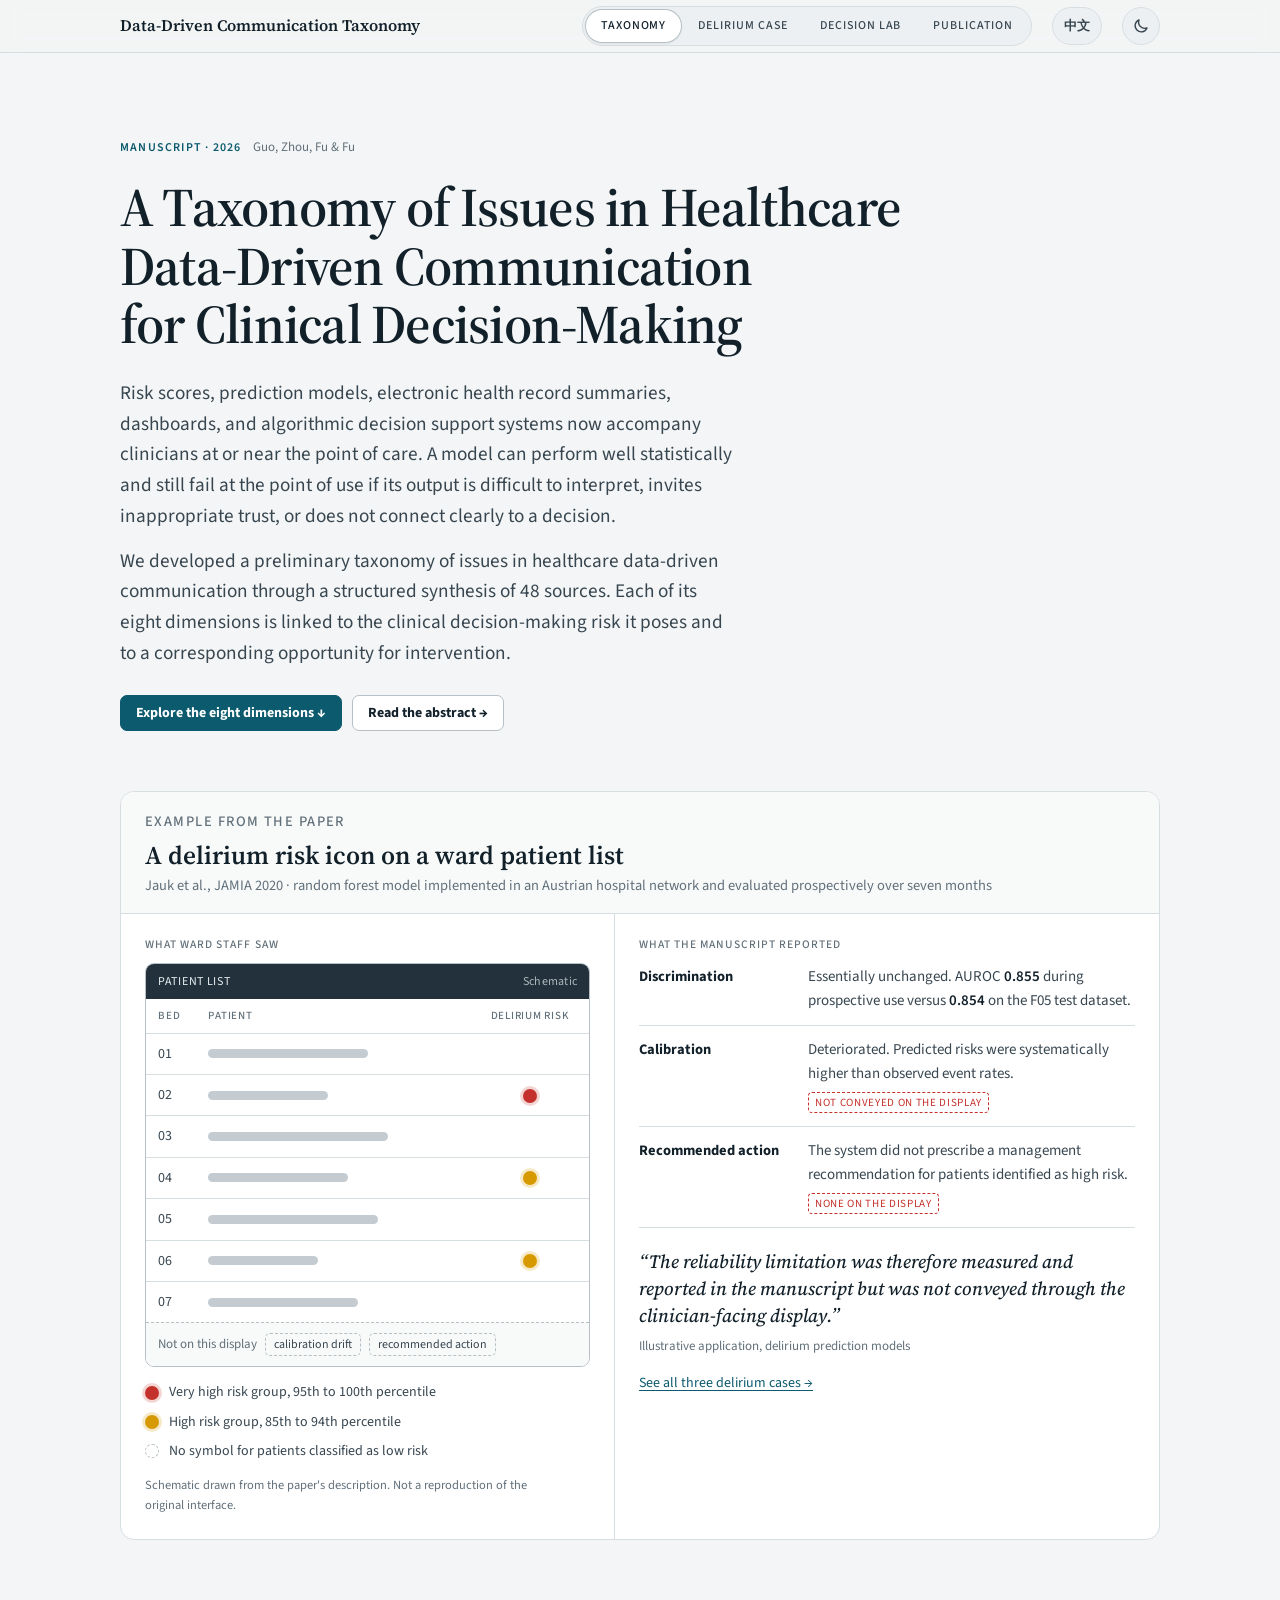
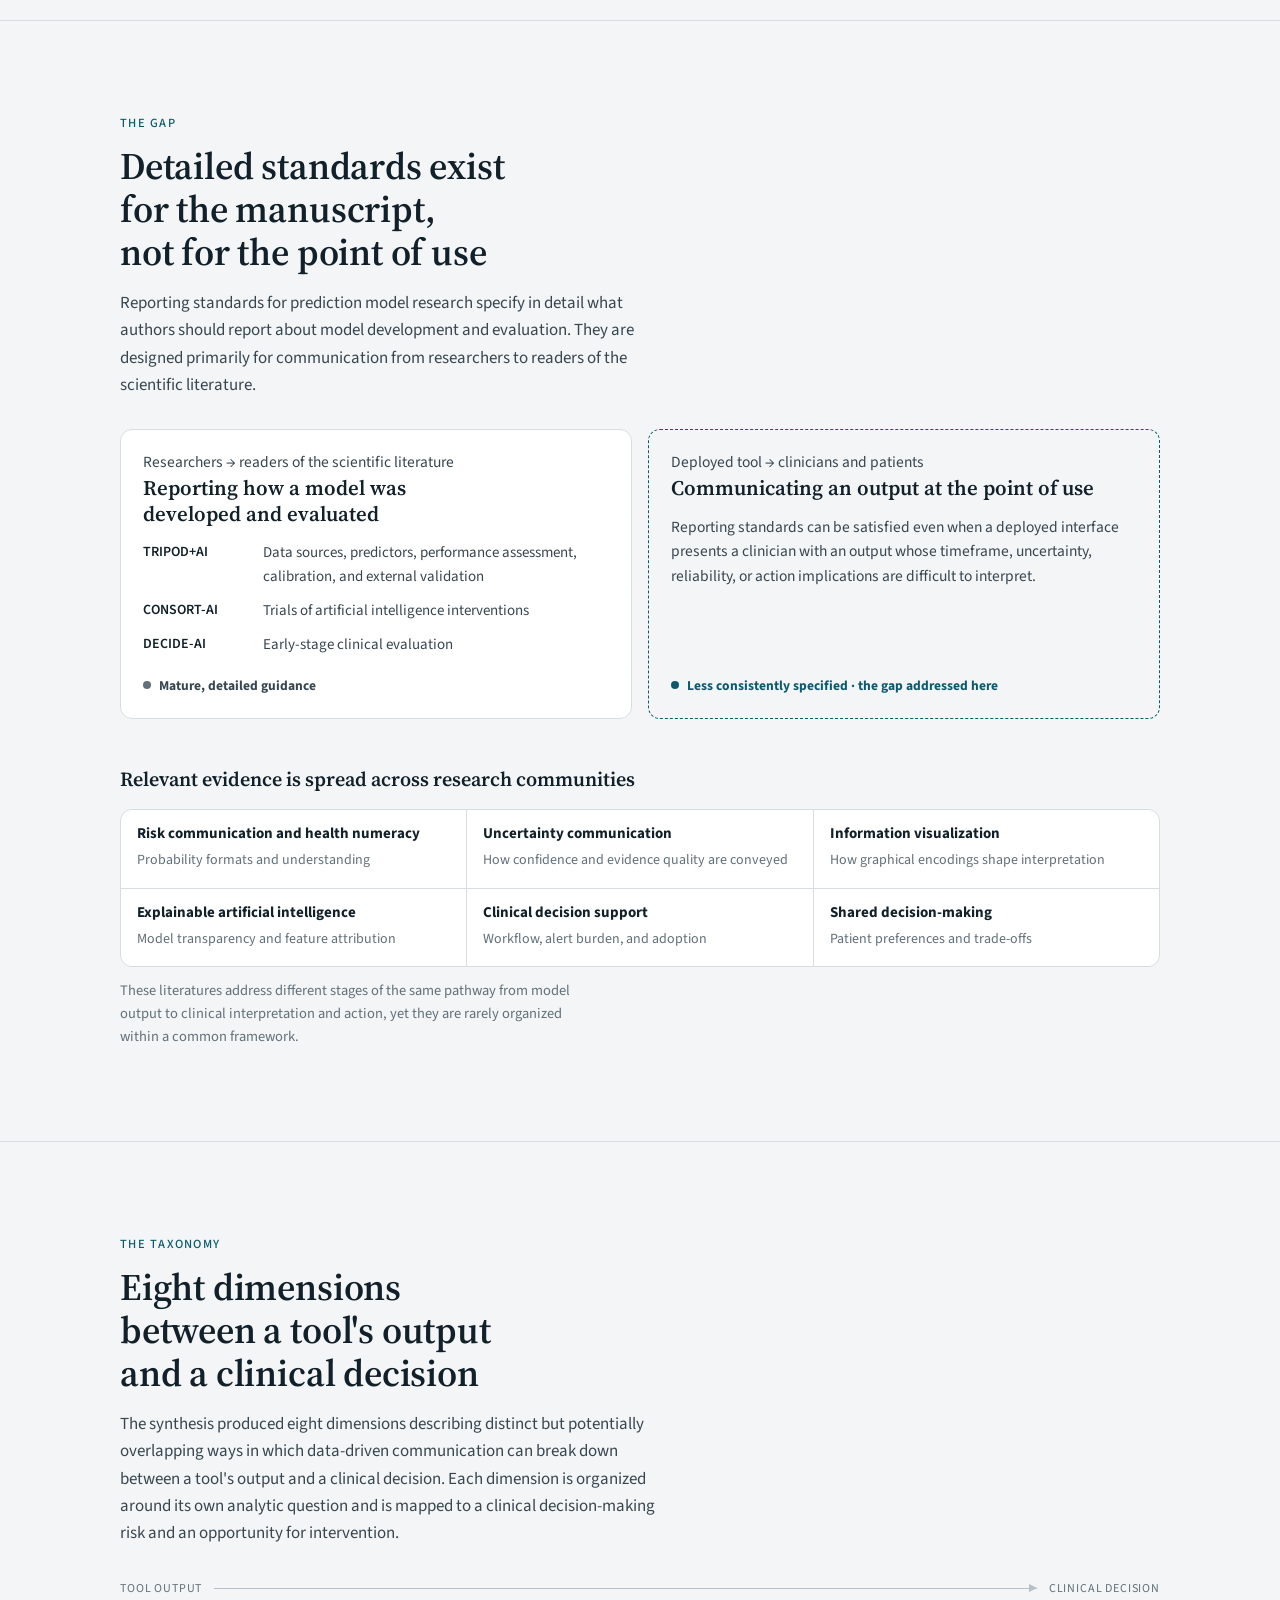
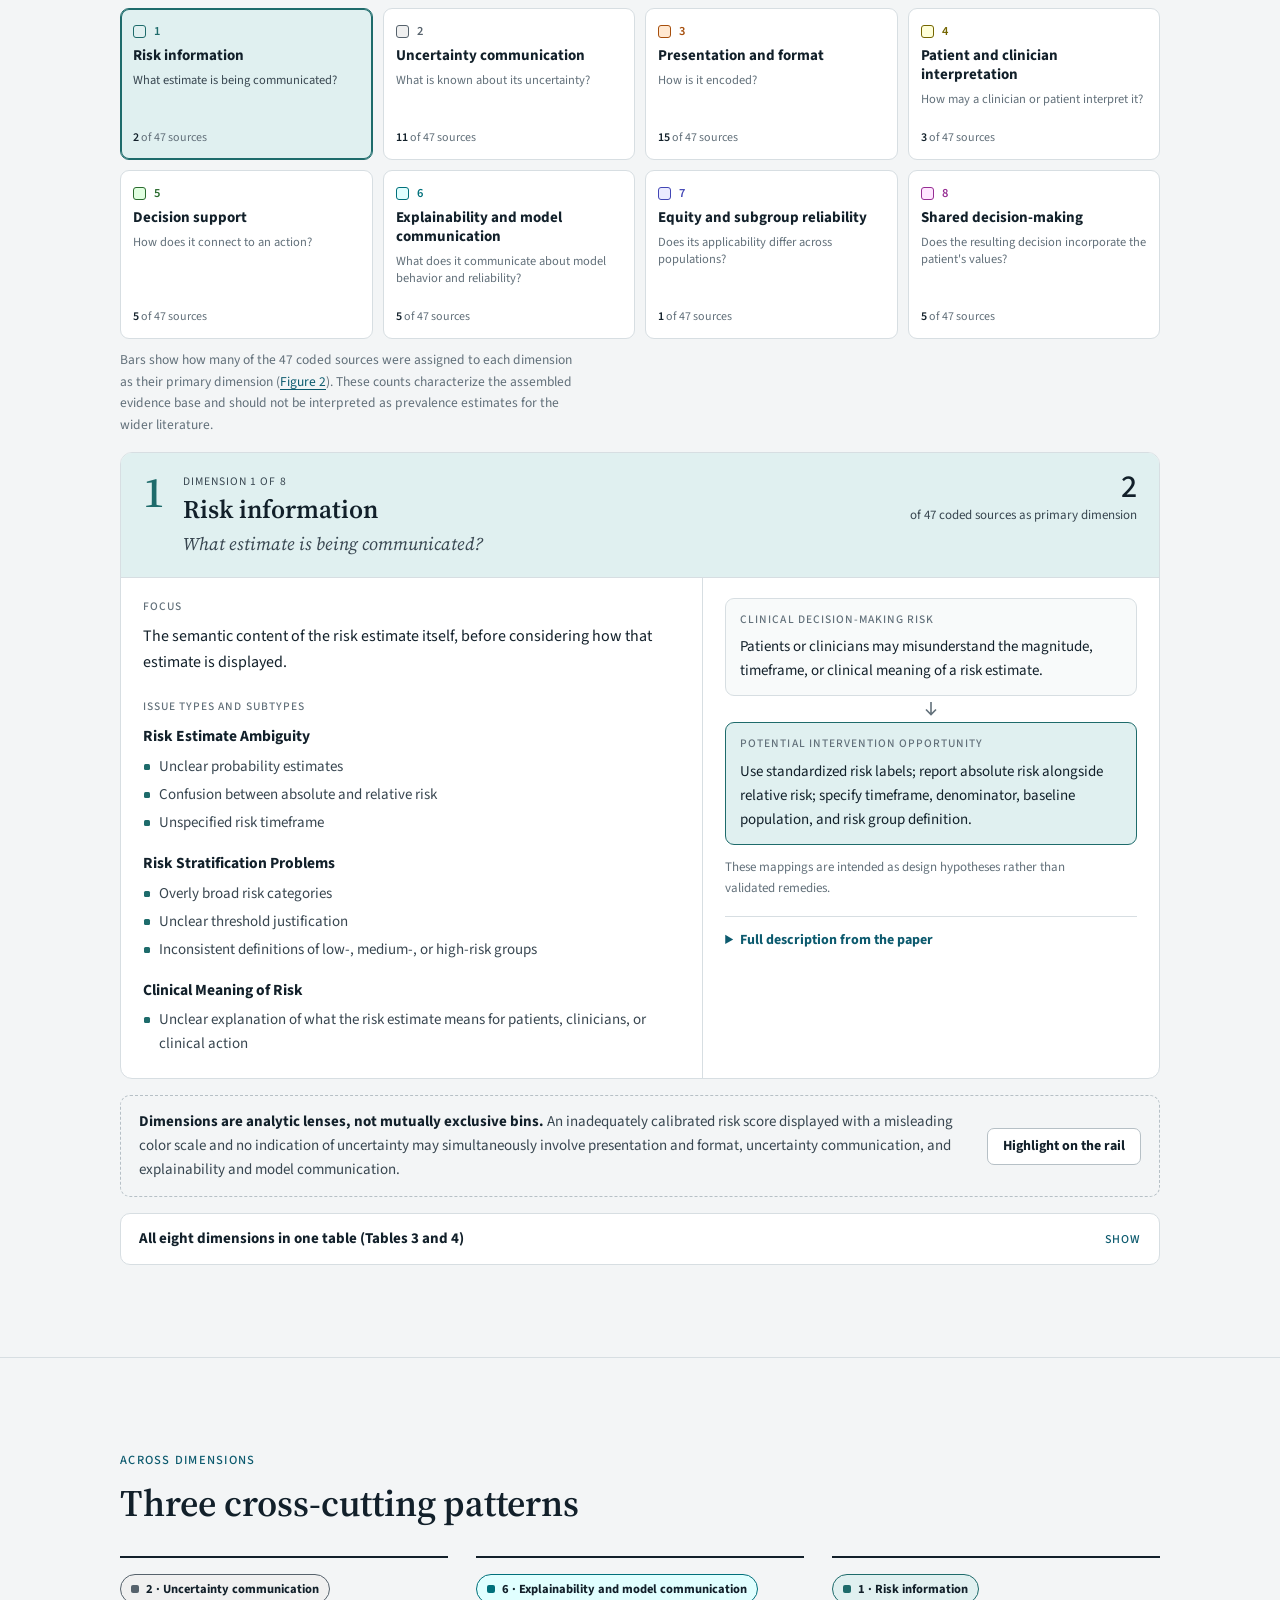
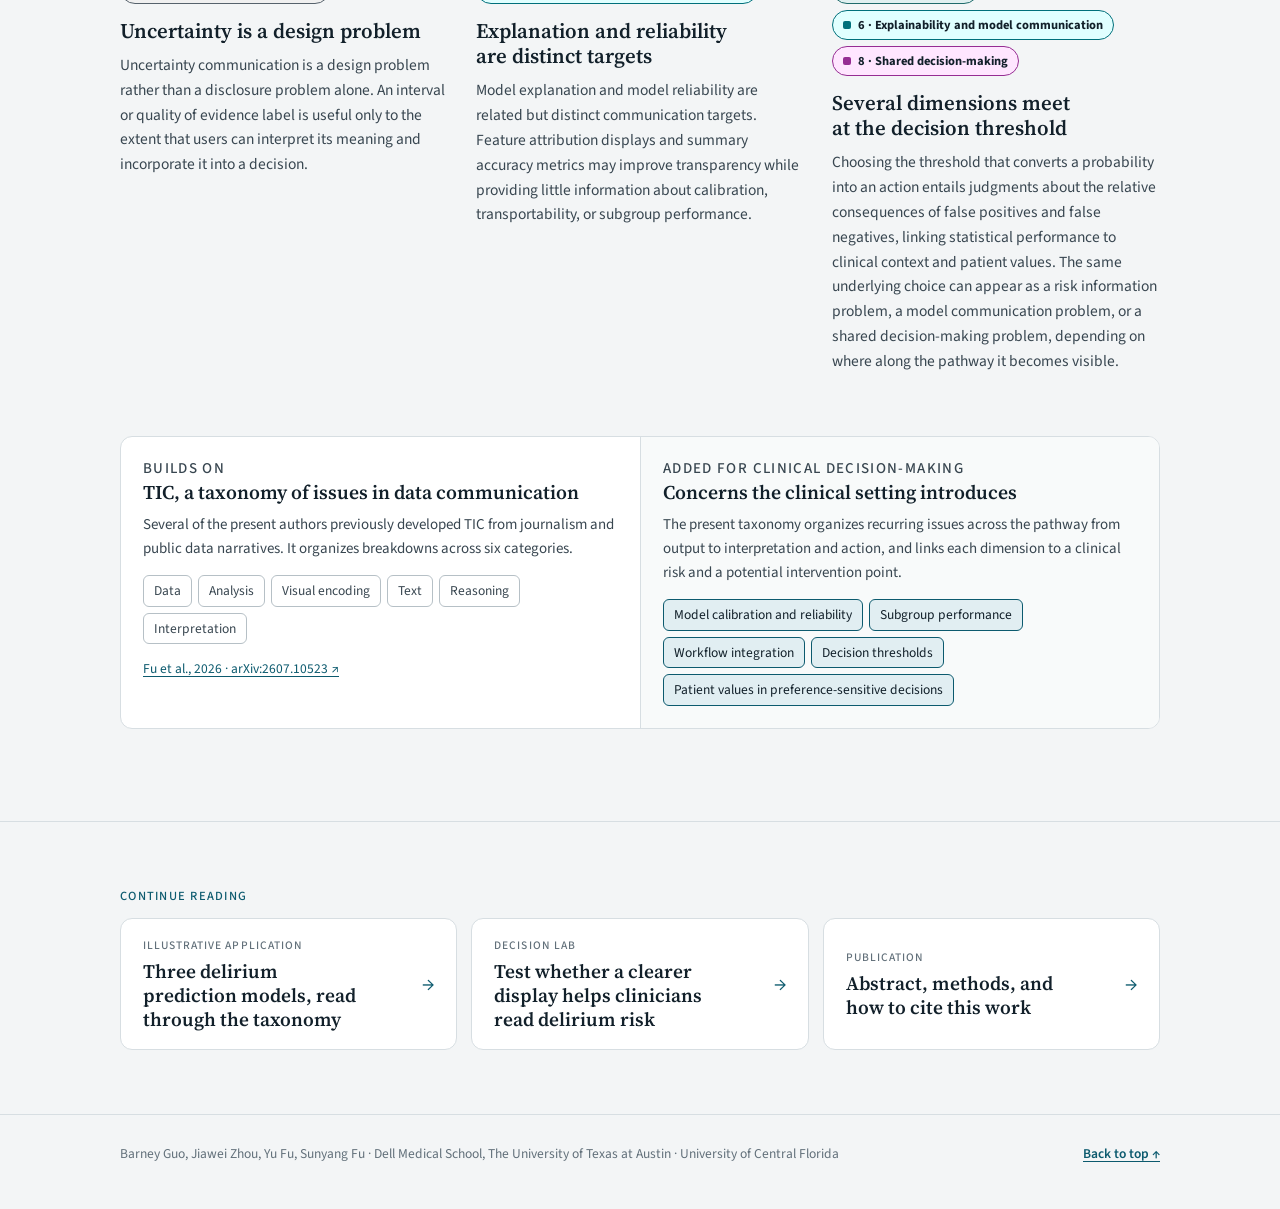
<file: index.html>
<!doctype html>
<html lang="en">
<head>
<meta charset="utf-8">
<meta name="viewport" content="width=device-width, initial-scale=1">
<title>Data-Driven Communication Taxonomy</title>
<!-- Site root for GitHub Pages: forwards to the first project page, keeping any query and #section. -->
<meta http-equiv="refresh" content="0; url=taxonomy.html">
<link rel="canonical" href="taxonomy.html">
<script>location.replace('taxonomy.html'+location.search+location.hash);</script>
</head>
<body>
<p><a href="taxonomy.html">Open the Data-Driven Communication Taxonomy project page</a></p>
</body>
</html>
</file>
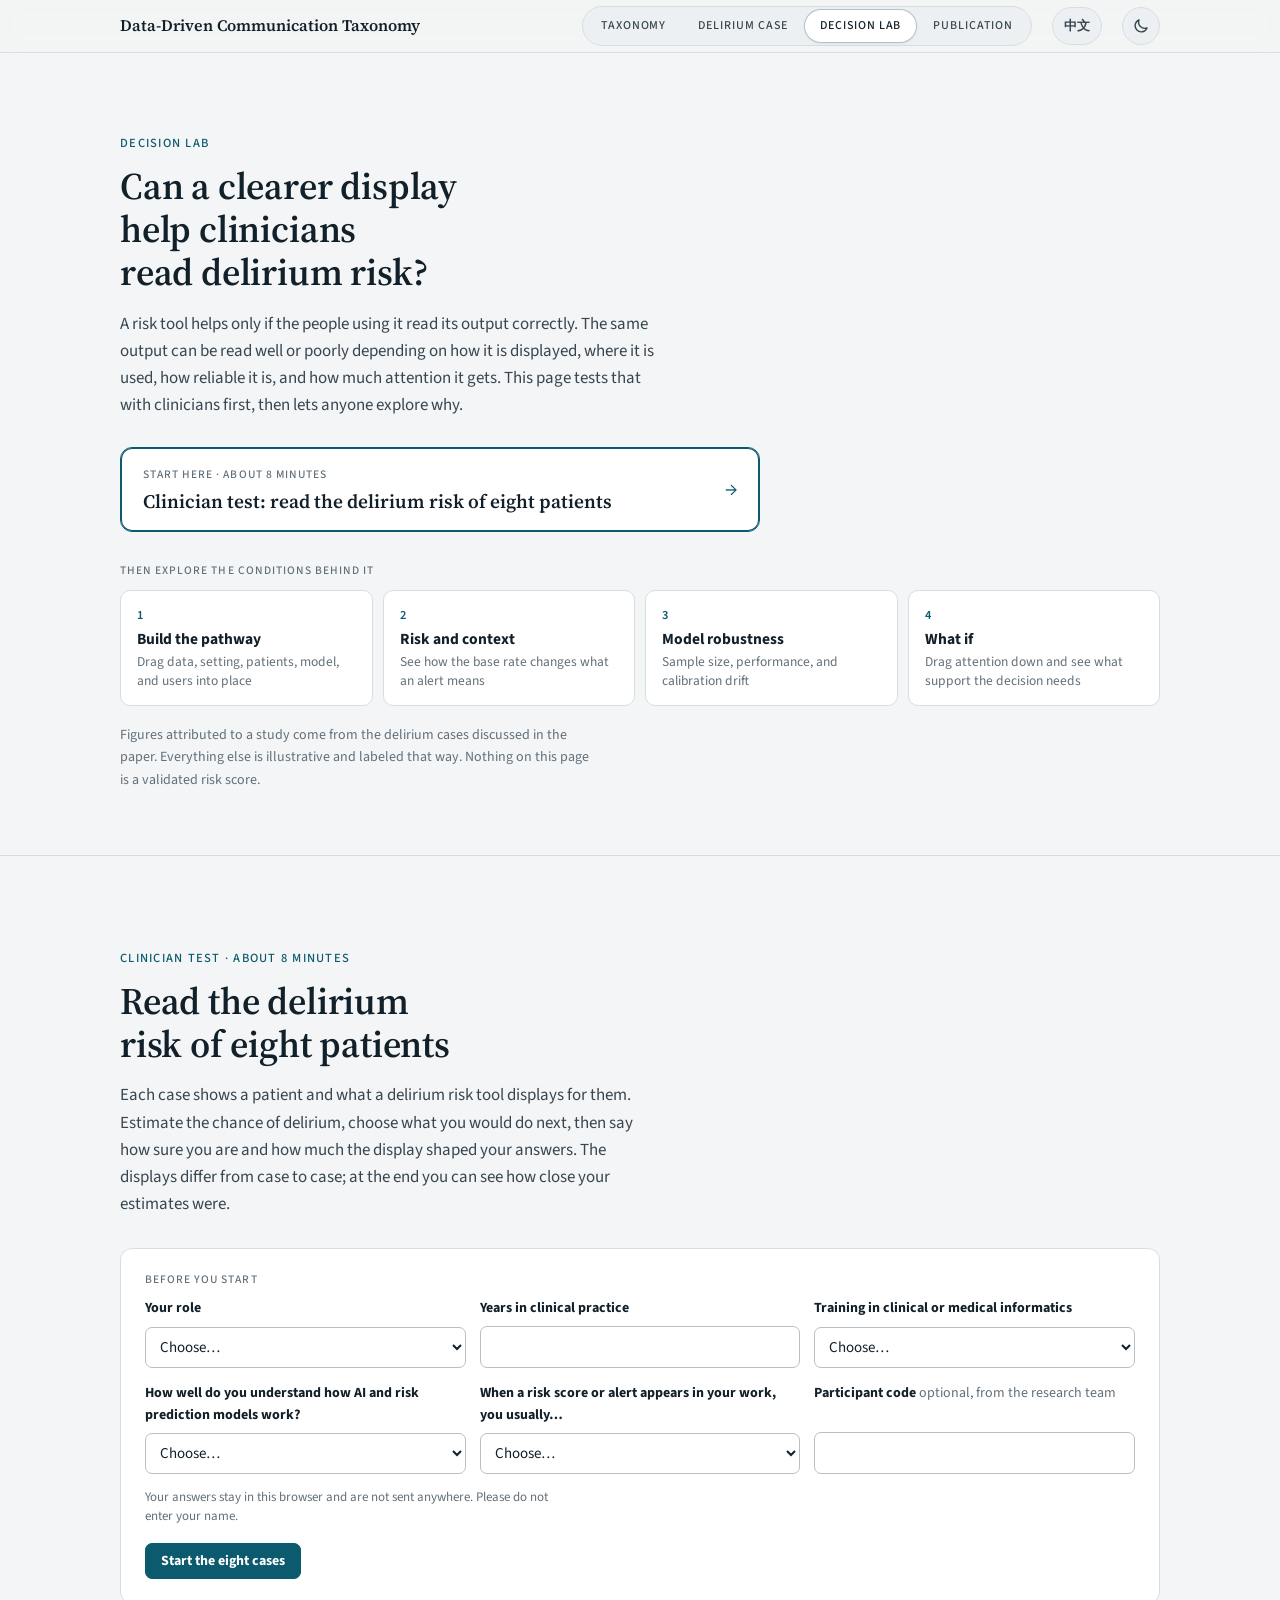
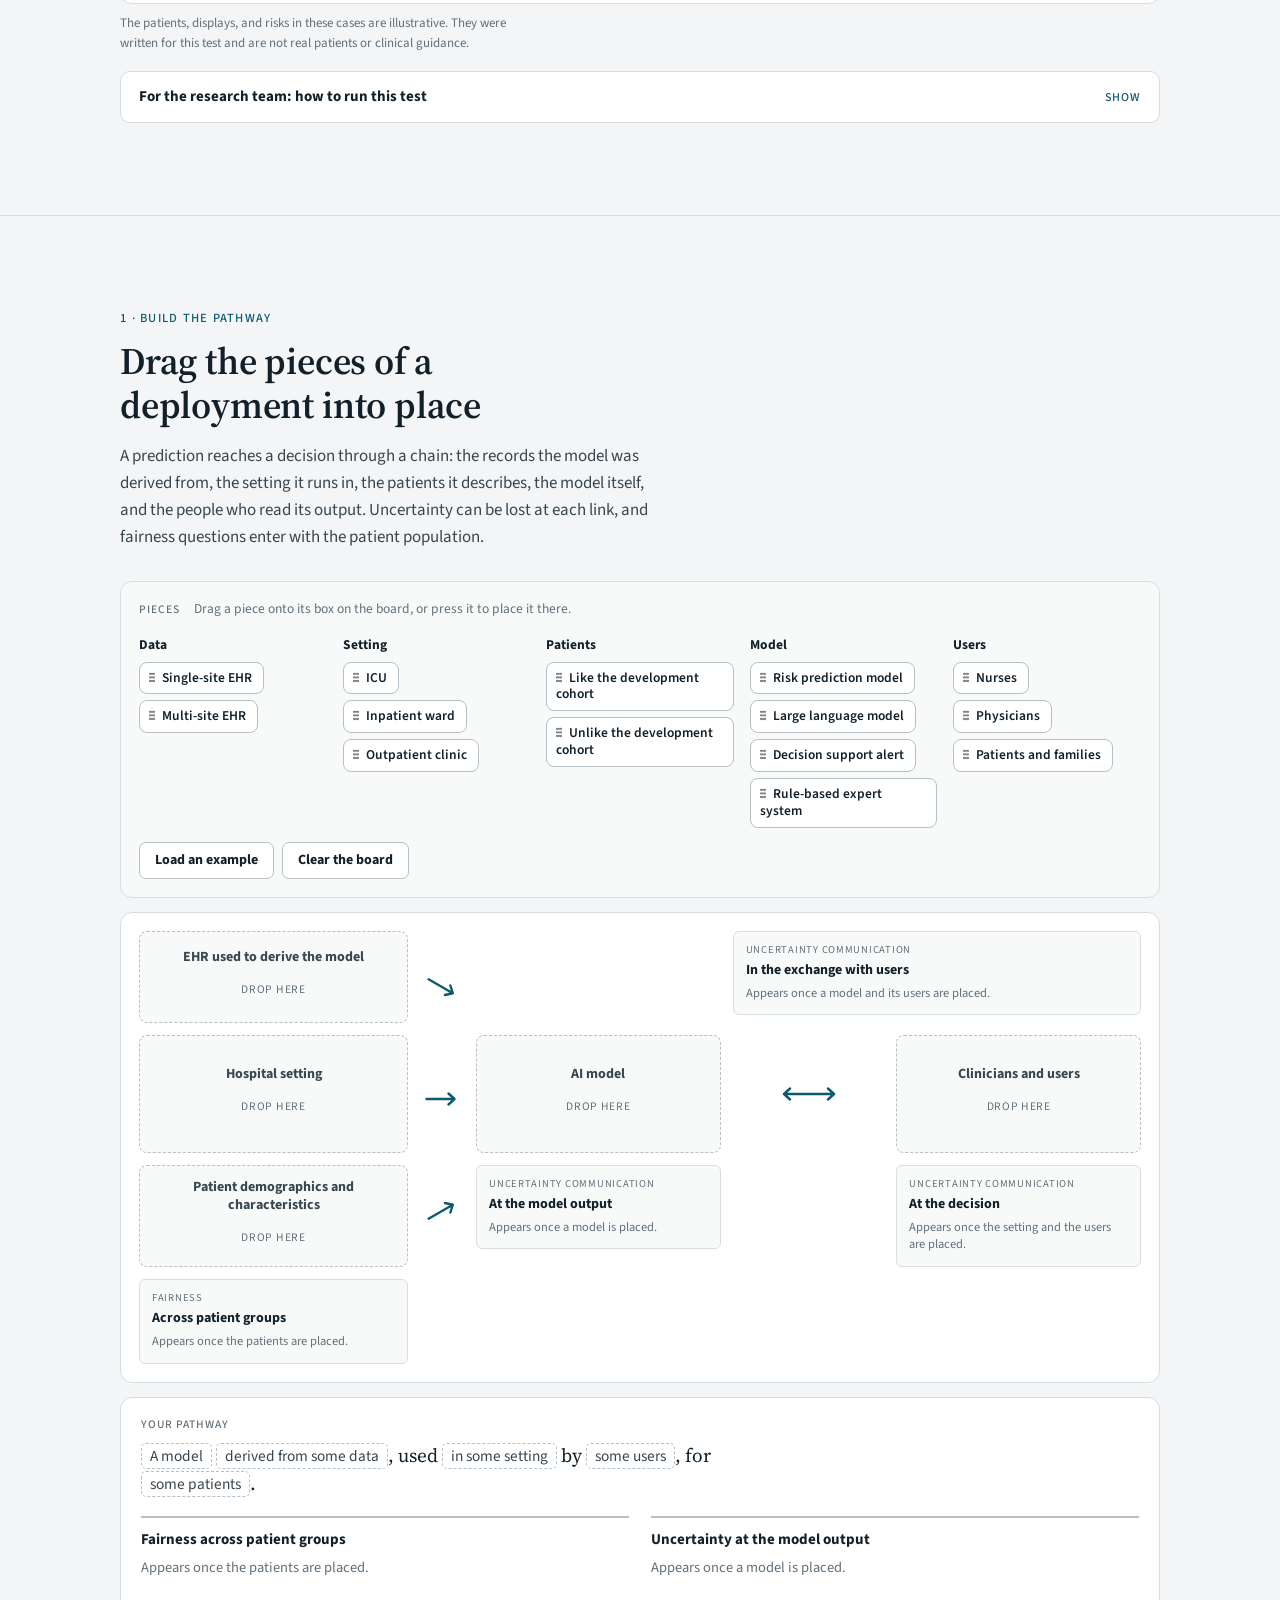
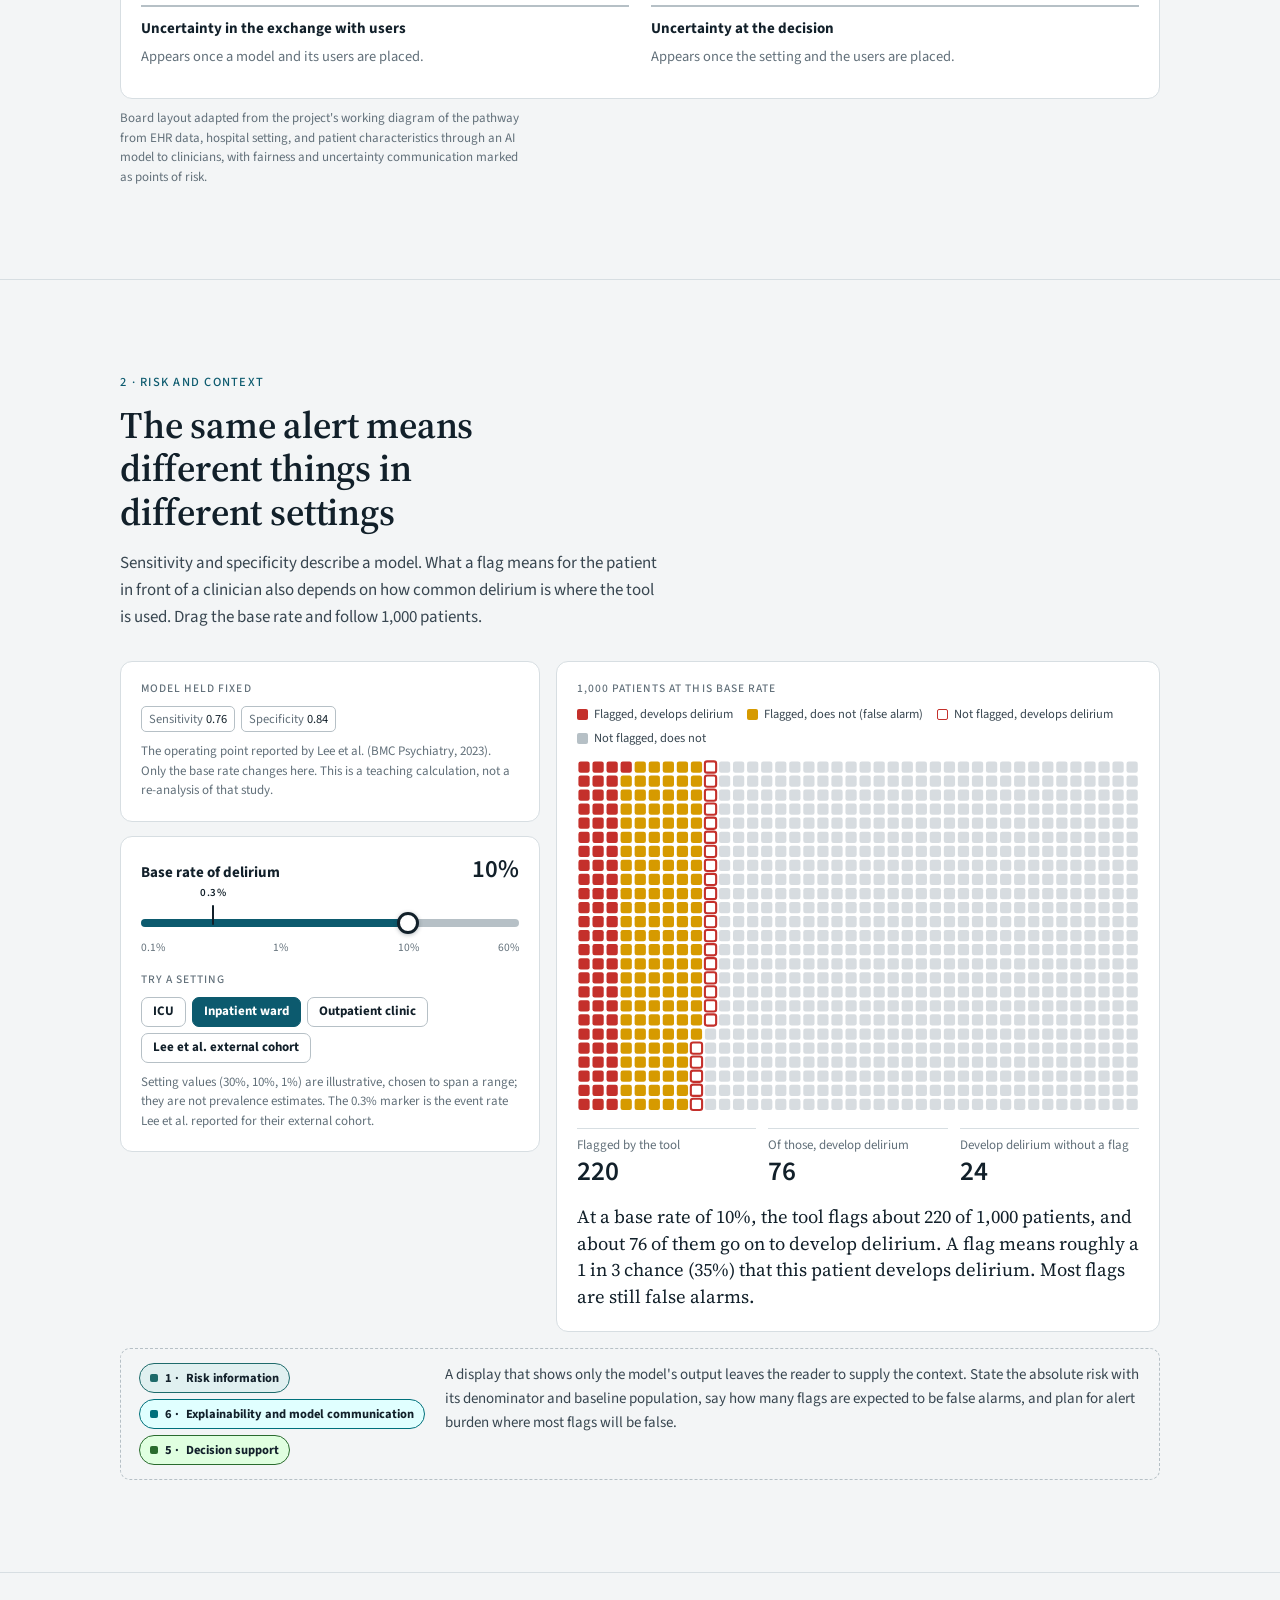
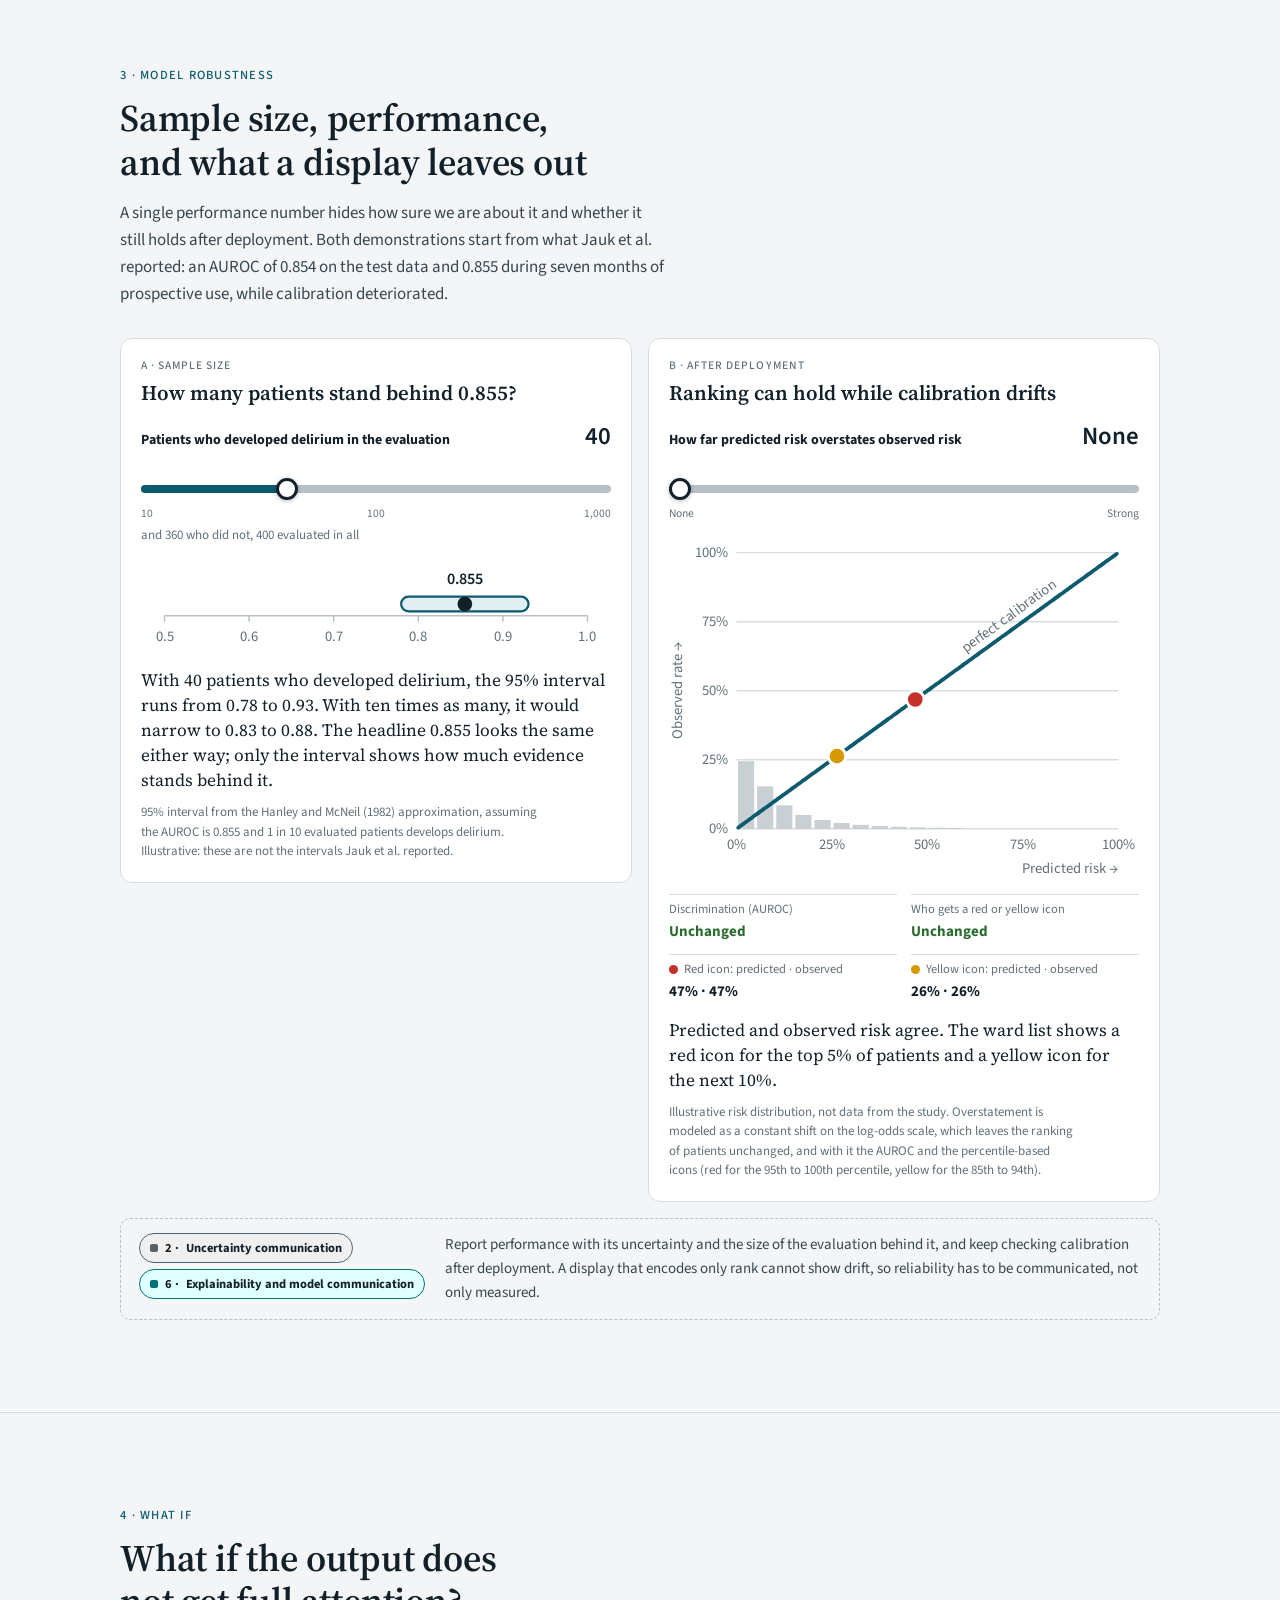
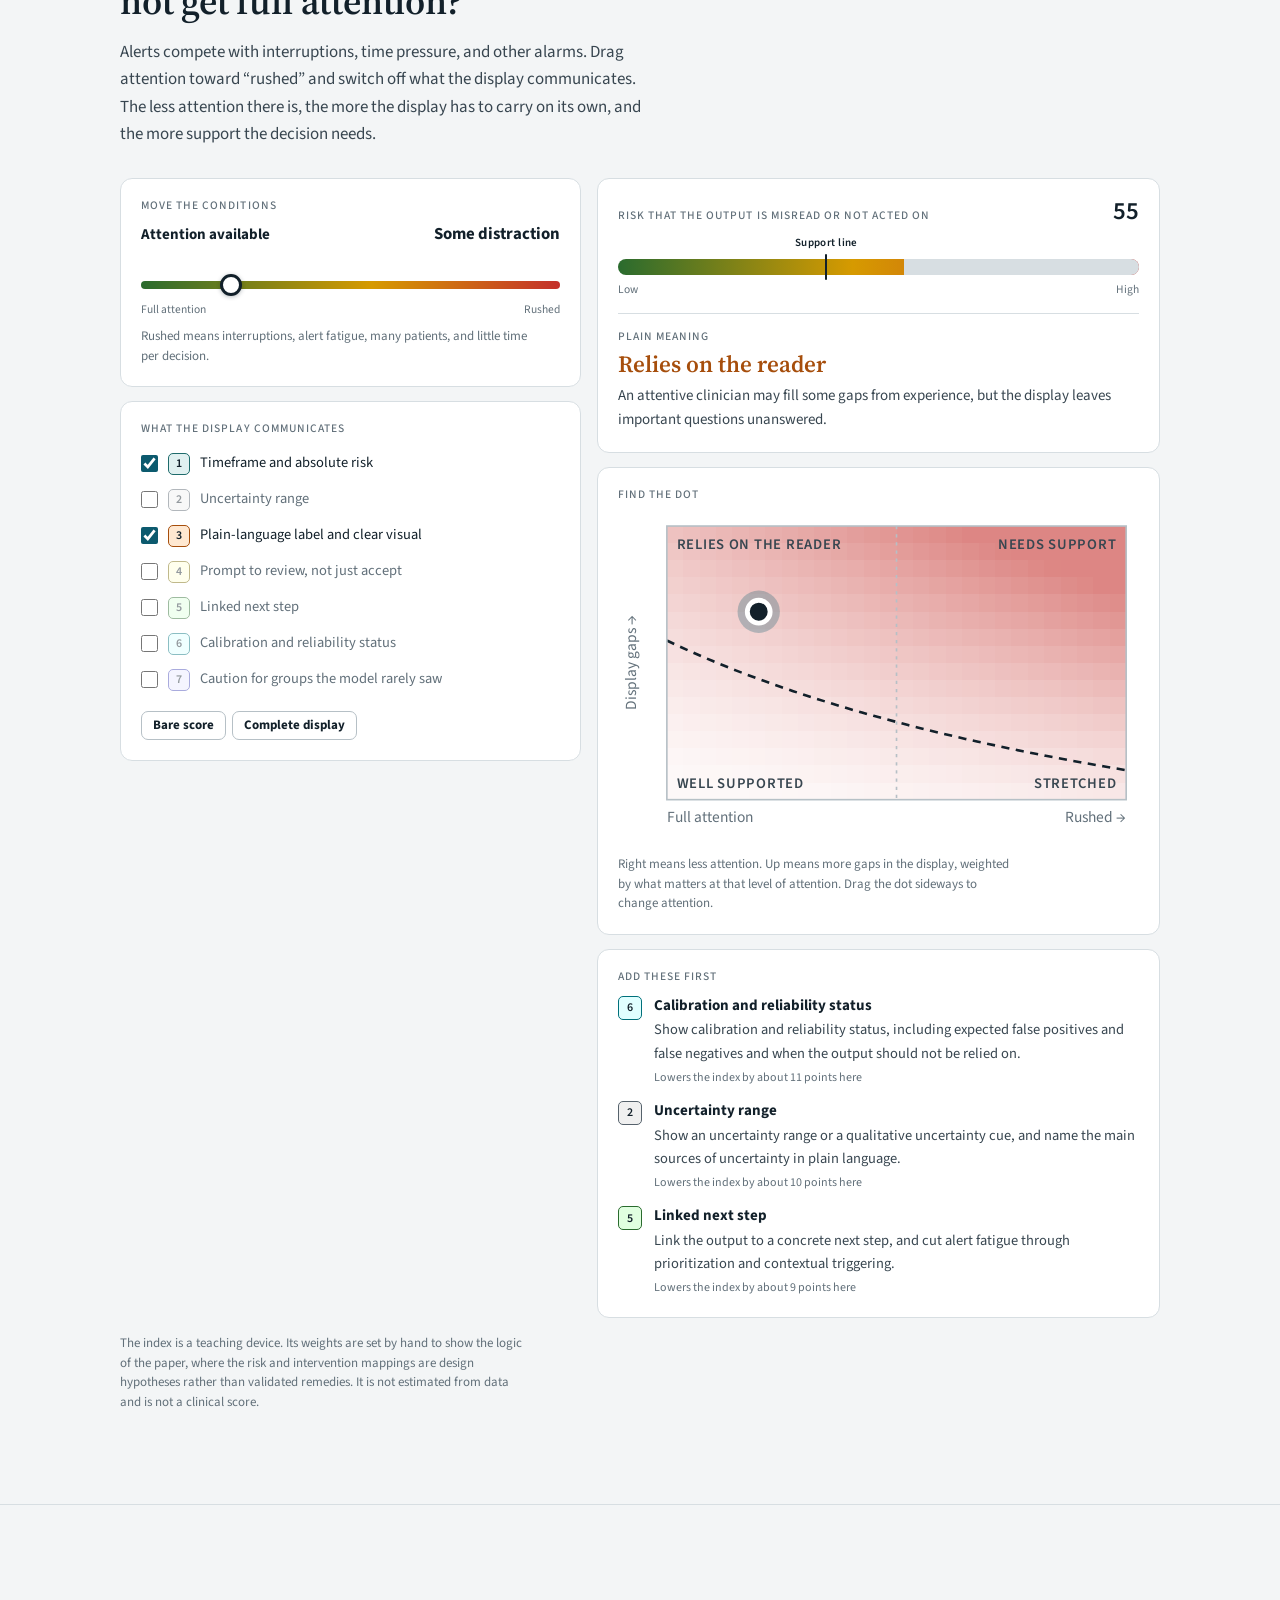
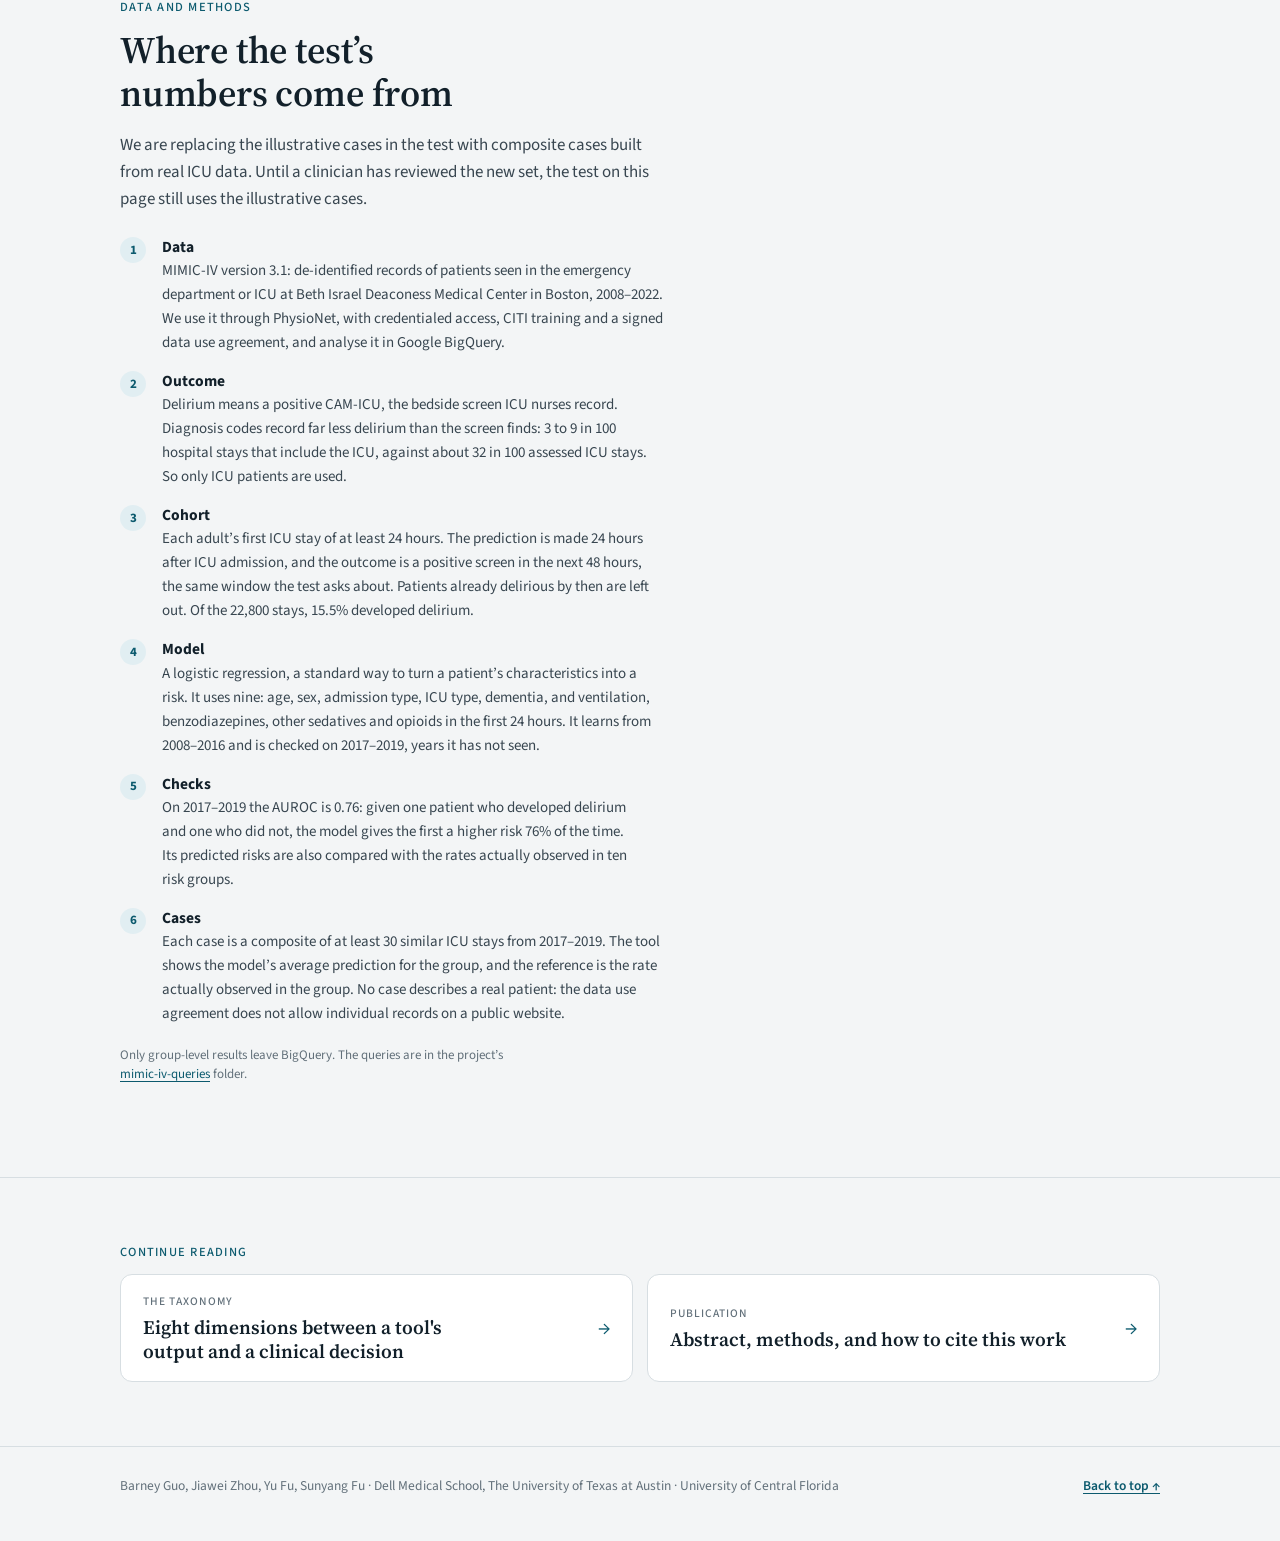
<file: taxonomy-decision-lab.html>
<!doctype html>
<html lang="en" data-title-zh="决策实验室 · 数据驱动沟通分类法">
<head>
<meta charset="utf-8">
<meta name="viewport" content="width=device-width, initial-scale=1">
<script>(function(d){var m=/[?&]lang=(en|zh)\b/.exec(location.search),l=m&&m[1];try{var t=localStorage.getItem('taxonomy-theme');if(t==='light'||t==='dark'){d.setAttribute('data-theme',t);}if(l){localStorage.setItem('taxonomy-lang',l);}else{l=localStorage.getItem('taxonomy-lang');}}catch(e){}if(l==='zh'){d.lang='zh-CN';}})(document.documentElement);</script>
<title>Decision lab · Data-Driven Communication Taxonomy</title>
<meta name="description" content="A clinician test of whether a clearer display helps clinicians read delirium risk, with hands-on demonstrations of how context, model robustness, and attention shape what a risk prediction needs to communicate, read through A Taxonomy of Issues in Healthcare Data-Driven Communication for Clinical Decision-Making.">
<link rel="preconnect" href="https://fonts.googleapis.com">
<link rel="preconnect" href="https://fonts.gstatic.com" crossorigin>
<link rel="stylesheet" href="https://fonts.googleapis.com/css2?family=Noto+Sans+SC:wght@400;500;600;700&family=Noto+Serif+SC:wght@400;500;600&family=Source+Code+Pro:wght@400;500;600&family=Source+Sans+3:ital,wght@0,400;0,500;0,600;0,700;1,400&family=Source+Serif+4:ital,wght@0,400;0,500;0,600;1,400;1,500&display=swap">
<link rel="stylesheet" href="taxonomy-shared.css">
<link rel="stylesheet" href="taxonomy-decision-lab.css">
</head>
<body>
<!-- Page 3 of 4 · Decision lab. Other pages: taxonomy.html, taxonomy-delirium.html, taxonomy-publication.html. Shared files: taxonomy-shared.css, taxonomy-shared.js. Files for this page only: taxonomy-decision-lab.css, taxonomy-decision-lab.js. -->

<header class="topbar">
  <div class="frame topbar-in">
    <a class="brand" href="taxonomy.html"><span data-l="en">Data-Driven Communication Taxonomy</span><span data-l="zh">数据驱动沟通分类法</span></a>
    <nav class="page-tabs" aria-label="Pages">
      <a class="page-tab" href="taxonomy.html"><span data-l="en">Taxonomy</span><span data-l="zh">分类法</span></a>
      <a class="page-tab" href="taxonomy-delirium.html"><span data-l="en">Delirium case</span><span data-l="zh">谵妄案例</span></a>
      <a class="page-tab" href="taxonomy-decision-lab.html" aria-current="page"><span data-l="en">Decision lab</span><span data-l="zh">决策实验室</span></a>
      <a class="page-tab" href="taxonomy-publication.html"><span data-l="en">Publication</span><span data-l="zh">论文</span></a>
    </nav>
    <button class="lang-toggle" type="button" lang="zh-CN" aria-label="Switch to Chinese">中文</button>
    <button class="theme-toggle" type="button" aria-label="Dark theme" aria-pressed="false" title="Switch to dark theme">
      <svg class="i-moon" width="18" height="18" viewBox="0 0 24 24" aria-hidden="true"><path d="M20 14.6A8.2 8.2 0 0 1 9.4 4a8.2 8.2 0 1 0 10.6 10.6Z" fill="none" stroke="currentColor" stroke-width="1.8" stroke-linejoin="round"/></svg>
      <svg class="i-sun" width="18" height="18" viewBox="0 0 24 24" aria-hidden="true"><circle cx="12" cy="12" r="4.2" fill="none" stroke="currentColor" stroke-width="1.8"/><path d="M12 2.6v2.2M12 19.2v2.2M2.6 12h2.2M19.2 12h2.2M5.4 5.4 7 7M17 17l1.6 1.6M5.4 18.6 7 17M17 7l1.6-1.6" stroke="currentColor" stroke-width="1.8" stroke-linecap="round"/></svg>
    </button>
  </div>
</header>

<main id="top">
  <section class="sec lab-hero" id="lab" aria-labelledby="lab-title">
    <div class="frame">
      <p class="kicker"><span data-l="en">Decision lab</span><span data-l="zh">决策实验室</span></p>
      <h1 id="lab-title"><span data-l="en">Can a clearer display help clinicians read delirium risk?</span><span data-l="zh">更清晰的显示，能帮助临床医生读懂谵妄风险吗？</span></h1>
      <p class="lede"><span data-l="en">A risk tool helps only if the people using it read its output correctly. The same output can be read well or poorly depending on how it is displayed, where it is used, how reliable it is, and how much attention it gets. This page tests that with clinicians first, then lets anyone explore why.</span><span data-l="zh">风险工具只有在使用者正确读懂它的输出时才有用。同一个输出能否被读懂，取决于它如何显示、在哪里使用、有多可靠，以及得到多少注意力。这个页面先请临床医生做测试，然后让任何人都可以探索其中的原因。</span></p>
      <a class="next-card lab-start" href="#test">
        <span><span class="label"><span data-l="en">Start here · about 8 minutes</span><span data-l="zh">从这里开始 · 约 8 分钟</span></span><span class="next-name"><span data-l="en">Clinician test: read the delirium risk of eight patients</span><span data-l="zh">临床医生测试：判断八位患者的谵妄风险</span></span></span>
        <span class="next-arrow" aria-hidden="true">→</span>
      </a>
      <p class="label lab-then"><span data-l="en">Then explore the conditions behind it</span><span data-l="zh">然后探索背后的条件</span></p>
      <ol class="lab-steps">
        <li><a href="#pathway"><span class="lab-step-num">1</span><span class="lab-step-name"><span data-l="en">Build the pathway</span><span data-l="zh">搭建路径</span></span><span class="lab-step-q"><span data-l="en">Drag data, setting, patients, model, and users into place</span><span data-l="zh">把数据、场景、患者、模型和使用者拖到对应位置</span></span></a></li>
        <li><a href="#context"><span class="lab-step-num">2</span><span class="lab-step-name"><span data-l="en">Risk and context</span><span data-l="zh">风险与情境</span></span><span class="lab-step-q"><span data-l="en">See how the base rate changes what an alert means</span><span data-l="zh">看基础发生率如何改变一个警报的含义</span></span></a></li>
        <li><a href="#robust"><span class="lab-step-num">3</span><span class="lab-step-name"><span data-l="en">Model robustness</span><span data-l="zh">模型稳健性</span></span><span class="lab-step-q"><span data-l="en">Sample size, performance, and calibration drift</span><span data-l="zh">样本量、性能与校准漂移</span></span></a></li>
        <li><a href="#attention"><span class="lab-step-num">4</span><span class="lab-step-name"><span data-l="en">What if</span><span data-l="zh">如果……会怎样</span></span><span class="lab-step-q"><span data-l="en">Drag attention down and see what support the decision needs</span><span data-l="zh">降低注意力，看决策需要哪些支持</span></span></a></li>
      </ol>
      <p class="lab-note"><span data-l="en">Figures attributed to a study come from the delirium cases discussed in the paper. Everything else is illustrative and labeled that way. Nothing on this page is a validated risk score.</span><span data-l="zh">标注了出处的数字来自论文讨论的谵妄案例，其余均为示例性数据，并已注明。本页没有任何内容是经过验证的风险评分。</span></p>
    </div>
  </section>

  <section class="sec" id="test" aria-labelledby="test-title">
    <div class="frame">
      <p class="kicker"><span data-l="en">Clinician test · about 8 minutes</span><span data-l="zh">临床医生测试 · 约 8 分钟</span></p>
      <h2 id="test-title"><span data-l="en">Read the delirium risk of eight patients</span><span data-l="zh">判断八位患者的谵妄风险</span></h2>
      <p class="lede"><span data-l="en">Each case shows a patient and what a delirium risk tool displays for them. Estimate the chance of delirium, choose what you would do next, then say how sure you are and how much the display shaped your answers. The displays differ from case to case; at the end you can see how close your estimates were.</span><span data-l="zh">每个病例展示一位患者，以及谵妄风险工具为这位患者显示的内容。请估计发生谵妄的可能性，选择下一步怎么做，再说明你有多确定，以及显示内容在多大程度上影响了你的回答。各病例的显示方式不同；最后你可以看到自己的估计有多接近。</span></p>

      <div class="lab-card test" id="test-box">
        <form class="test-intro" id="test-intro">
          <p class="label"><span data-l="en">Before you start</span><span data-l="zh">开始之前</span></p>
          <div class="test-fields">
            <label class="test-field"><span><span data-l="en">Your role</span><span data-l="zh">你的身份</span></span>
              <select id="test-role" required>
                <option value="" data-zh="请选择…">Choose…</option>
                <option value="Nurse" data-zh="护士">Nurse</option>
                <option value="Physician" data-zh="医生">Physician</option>
                <option value="Other clinician" data-zh="其他临床人员">Other Clinician</option>
                <option value="Not a clinician" data-zh="非临床人员">Not a Clinician</option>
              </select>
            </label>
            <label class="test-field"><span><span data-l="en">Years in clinical practice</span><span data-l="zh">临床工作年限</span></span><input type="number" id="test-years" min="0" max="60" inputmode="numeric"></label>
            <label class="test-field"><span><span data-l="en">Training in clinical or medical informatics</span><span data-l="zh">临床或医学信息学培训</span></span>
              <select id="test-informatics" required>
                <option value="" data-zh="请选择…">Choose…</option>
                <option value="None" data-zh="没有">None</option>
                <option value="Courses or workshops" data-zh="上过一些课程或工作坊">Courses or Workshops</option>
                <option value="Degree or certification" data-zh="学位或认证">Degree or Certification</option>
              </select>
            </label>
            <label class="test-field"><span><span data-l="en">How well do you understand how AI and risk prediction models work?</span><span data-l="zh">你对 AI 和风险预测模型的工作原理了解多少？</span></span>
              <select id="test-ai" required>
                <option value="" data-zh="请选择…">Choose…</option>
                <option value="1" data-zh="1 · 完全不了解">1 · Not at All</option>
                <option value="2" data-zh="2 · 了解一点">2 · A Little</option>
                <option value="3" data-zh="3 · 一般">3 · Moderately</option>
                <option value="4" data-zh="4 · 比较了解">4 · Well</option>
                <option value="5" data-zh="5 · 非常了解">5 · Very Well</option>
              </select>
            </label>
            <label class="test-field"><span><span data-l="en">When a risk score or alert appears in your work, you usually…</span><span data-l="zh">工作中出现风险评分或警报时，你通常会……</span></span>
              <select id="test-alerts" required>
                <option value="" data-zh="请选择…">Choose…</option>
                <option value="Follow it" data-zh="照着做">Follow It</option>
                <option value="Weigh it with my own judgment" data-zh="结合自己的判断来权衡">Weigh It with My Own Judgment</option>
                <option value="Often dismiss or skip it" data-zh="常常忽略或直接关掉">Often Dismiss or Skip It</option>
                <option value="Rarely see them" data-zh="很少遇到这类提示">Rarely See Them</option>
              </select>
            </label>
            <label class="test-field"><span><span data-l="en">Participant code </span><span data-l="zh">参与者编号 </span><em><span data-l="en">optional, from the research team</span><span data-l="zh">选填，由研究团队提供</span></em></span><input type="text" id="test-code" maxlength="24" autocomplete="off" spellcheck="false"></label>
          </div>
          <p class="lab-small" id="test-privacy"><span data-l="en">Your answers stay in this browser and are not sent anywhere. Please do not enter your name.</span><span data-l="zh">你的回答只保存在这个浏览器中，不会发送到任何地方。请不要填写姓名。</span></p>
          <button class="btn primary" type="submit"><span data-l="en">Start the eight cases</span><span data-l="zh">开始八个病例</span></button>
        </form>

        <div class="test-case" id="test-case" hidden>
          <div class="test-progress"><span id="test-step"></span><span class="test-bar" aria-hidden="true"><span id="test-bar-fill"></span></span></div>
          <h3 class="test-patient" id="test-patient" tabindex="-1"></h3>
          <p class="test-vignette" id="test-vignette"></p>
          <p class="label"><span data-l="en">What the risk tool shows</span><span data-l="zh">风险工具显示的内容</span></p>
          <div class="test-display" id="test-display"></div>
          <form class="test-form" id="test-form">
            <fieldset>
              <legend id="test-q1"><span data-l="en">1. What is the chance this patient develops delirium in the next 48 hours?</span><span data-l="zh">1. 这位患者在接下来 48 小时内发生谵妄的可能性有多大？</span></legend>
              <div class="lab-slider-head"><span class="test-hint" id="test-hint"><span data-l="en">Tap or drag the line to answer</span><span data-l="zh">点按或拖动横线作答</span></span><output class="num" for="test-est">–</output></div>
              <div class="lab-range test-unset" id="test-range"><input type="range" id="test-est" min="0" max="100" step="1" value="50" aria-describedby="test-hint"></div>
              <div class="lab-ticks" aria-hidden="true"><span><span data-l="en">0 in 100</span><span data-l="zh">100 人中 0 人</span></span><span data-value="50">50</span><span><span data-l="en">100 in 100</span><span data-l="zh">100 人中 100 人</span></span></div>
            </fieldset>
            <fieldset>
              <legend><span data-l="en">2. What would you do next?</span><span data-l="zh">2. 你下一步会怎么做？</span></legend>
              <div class="test-options">
                <label><input type="radio" name="test-act" value="usual"><span data-l="en"> Continue Usual Care</span><span data-l="zh"> 继续常规护理</span></label>
                <label><input type="radio" name="test-act" value="reassess"><span data-l="en"> Reassess at the Next Shift</span><span data-l="zh"> 下一班次再评估</span></label>
                <label><input type="radio" name="test-act" value="prevent"><span data-l="en"> Start Delirium Prevention Measures Now</span><span data-l="zh"> 现在开始谵妄预防措施</span></label>
                <label><input type="radio" name="test-act" value="review"><span data-l="en"> Ask the Team to Review the Patient Now</span><span data-l="zh"> 现在请团队查看这位患者</span></label>
                <label><input type="radio" name="test-act" value="dismiss"><span data-l="en"> Dismiss the Tool’s Output and Move On</span><span data-l="zh"> 关掉工具的提示，继续忙别的</span></label>
              </div>
            </fieldset>
            <fieldset>
              <legend><span data-l="en">3. How sure are you of your estimate?</span><span data-l="zh">3. 你对自己的估计有多确定？</span></legend>
              <div class="test-scale">
                <label><input type="radio" name="test-sure" value="1"><span>1<small><span data-l="en">Not at All</span><span data-l="zh">完全不确定</span></small></span></label>
                <label><input type="radio" name="test-sure" value="2"><span>2</span></label>
                <label><input type="radio" name="test-sure" value="3"><span>3</span></label>
                <label><input type="radio" name="test-sure" value="4"><span>4</span></label>
                <label><input type="radio" name="test-sure" value="5"><span>5<small><span data-l="en">Very Sure</span><span data-l="zh">非常确定</span></small></span></label>
              </div>
            </fieldset>
            <fieldset>
              <legend><span data-l="en">4. How much did the tool’s display shape your answers?</span><span data-l="zh">4. 工具显示的内容在多大程度上影响了你的回答？</span></legend>
              <div class="test-scale">
                <label><input type="radio" name="test-rely" value="1"><span>1<small><span data-l="en">Not at All</span><span data-l="zh">完全没有</span></small></span></label>
                <label><input type="radio" name="test-rely" value="2"><span>2</span></label>
                <label><input type="radio" name="test-rely" value="3"><span>3</span></label>
                <label><input type="radio" name="test-rely" value="4"><span>4</span></label>
                <label><input type="radio" name="test-rely" value="5"><span>5<small><span data-l="en">Completely</span><span data-l="zh">完全照它</span></small></span></label>
              </div>
            </fieldset>
            <button class="btn primary" type="submit" id="test-next" disabled><span data-l="en">Next case</span><span data-l="zh">下一个病例</span></button>
          </form>
        </div>

        <div class="test-done" id="test-done" hidden tabindex="-1"></div>
      </div>
      <p class="lab-small"><span data-l="en">The patients, displays, and risks in these cases are illustrative. They were written for this test and are not real patients or clinical guidance.</span><span data-l="zh">这些病例中的患者、显示和风险都是示例，专为本测试编写，不是真实患者，也不是临床指导。</span></p>

      <details class="full test-notes">
        <summary><span data-l="en">For the research team: how to run this test</span><span data-l="zh">致研究团队：如何开展这项测试</span></summary>
        <div class="test-notes-body">
          <ol>
            <li><span data-l="en"><b>Send each participant one link.</b> The <a href="taxonomy-decision-lab.html?group=1#test">group 1 link</a> shows the score-only display on cases 1, 3, 5, and 7, and the <a href="taxonomy-decision-lab.html?group=2#test">group 2 link</a> shows it on cases 2, 4, 6, and 8. Alternate the links between participants so every case is seen both ways. A link without a group picks one at random.</span><span data-l="zh"><b>给每位参与者发一个链接。</b><a href="taxonomy-decision-lab.html?group=1#test">第 1 组链接</a>在病例 1、3、5、7 显示仅有分数的版本，<a href="taxonomy-decision-lab.html?group=2#test">第 2 组链接</a>在病例 2、4、6、8 显示这个版本。请在参与者之间交替发送两个链接，这样每个病例的两种显示都会有人看到。不带组别的链接会随机分组。在链接末尾加上 <code>&amp;lang=zh</code> 可以直接打开中文版。</span></li>
            <li><span data-l="en"><b>Ask participants to take the test before exploring the rest of this page.</b> The sections below explain the very issues the test measures.</span><span data-l="zh"><b>请参与者先做测试，再浏览本页其余部分。</b>下面各节解释的正是测试所测量的问题。</span></li>
            <li><span data-l="en"><b>Collect the CSV files.</b> Each has one row per case: participant code, role, years in practice, informatics training, self-rated understanding of AI from 1 to 5, usual response to alerts, group, case, display version, estimate, reference risk, the tool’s own estimate, points off, action, confidence from 1 to 5, reliance on the tool from 1 to 5, seconds spent on the case, comment, finish time, and the language the test was taken in. Nothing is sent from the page.</span><span data-l="zh"><b>收集 CSV 文件。</b>每个文件每个病例一行：参与者编号、身份、临床年限、信息学培训、1 到 5 的 AI 自评了解程度、对警报的通常反应、组别、病例、显示版本、估计值、参考风险、工具自身的估计、偏差点数、所选行动、1 到 5 的确定程度、1 到 5 的工具依赖程度、在该病例上所花的秒数、意见、完成时间，以及答题时使用的语言。页面不会发送任何数据。</span></li>
            <li><span data-l="en"><b>Or collect them in REDCap.</b> Once the page is connected to the project’s REDCap survey (see the README), the results screen offers a button that opens the survey with every answer filled in, and the participant presses Submit there. The CSV download stays as a backup.</span><span data-l="zh"><b>也可以用 REDCap 收集。</b>网页接上项目的 REDCap 问卷后（见 README），结果页会出现一个按钮，打开已经填好全部回答的问卷，参与者在那里点击提交即可。CSV 下载仍然保留作为备用。</span></li>
            <li><span data-l="en"><b>Compare the two versions case by case</b> across participants: points off, confidence, the actions chosen, and time. The background questions let you compare them by informatics training and understanding of AI, and by whether participants say they tend to follow alerts or dismiss them, so recruit on purpose across those groups.</span><span data-l="zh"><b>逐个病例比较两种版本</b>在参与者之间的差异：偏差点数、确定程度、所选行动和用时。借助背景问题，还可以按信息学培训和对 AI 的了解程度来比较，并看参与者自称倾向于听从警报还是忽略警报，因此请有意识地从这些不同人群中招募参与者。</span></li>
            <li><span data-l="en"><b>Look for over-reliance and dismissal in what participants do.</b> The tool’s estimate is wrong on purpose in three cases: too low in cases 4 and 7, too high in case 8. An estimate closer to the tool than to the reference on these cases means the participant followed a wrong tool. Choosing “Dismiss” on a case where the tool was right means they set aside a correct one. Compare both with the reliance rating on each case and with what participants said about alerts at the start, since what people report and what they do can differ.</span><span data-l="zh"><b>从参与者的实际行为中观察过度依赖和忽略提示。</b>有三个病例的工具估计是有意设置错误的：病例 4 和 7 偏低，病例 8 偏高。如果参与者在这些病例上的估计更接近工具而不是参考风险，说明跟随了出错的工具；如果在工具正确的病例上选择“关掉提示”，说明搁置了正确的工具。请把这两种行为与每个病例的依赖评分、以及开始时参与者对警报的自述作比较，因为人们说的和做的可能不一样。</span></li>
          </ol>
          <p class="lab-small"><span data-l="en">Before collecting answers, pilot the test with two or three clinicians and check whether your institution’s review board needs to approve the study. Tell the board that three cases show a deliberately wrong estimate and that the results screen reveals this to participants. The cases and reference risks are illustrative, so have a clinician review them first. The full display states each scenario’s recalibrated estimate, with three exceptions: in case 4 it warns that the model likely underestimates, and in cases 7 and 8 it shows a wrong estimate with no warning. In the other cases, differences in accuracy mainly show whether clinicians can use what a display communicates.</span><span data-l="zh">收集回答之前，请先找两三位临床医生做预测试，并确认你所在机构的伦理审查委员会是否需要审批这项研究。请告知委员会：有三个病例显示的是有意设置错误的估计，结果页会向参与者说明这一点。病例和参考风险都是示例，请先请临床人员审核。完整显示给出了每个情境重新校准后的估计，只有三个例外：病例 4 提醒模型很可能低估，病例 7 和 8 显示错误的估计且没有任何提醒。在其余病例中，准确性上的差异主要反映临床医生能否用好显示所传达的信息。</span></p>
        </div>
      </details>
    </div>
  </section>

  <section class="sec" id="pathway" aria-labelledby="path-title">
    <div class="frame">
      <p class="kicker"><span data-l="en">1 · Build the pathway</span><span data-l="zh">1 · 搭建路径</span></p>
      <h2 id="path-title"><span data-l="en">Drag the pieces of a deployment into place</span><span data-l="zh">把部署的各个环节拖到对应位置</span></h2>
      <p class="lede"><span data-l="en">A prediction reaches a decision through a chain: the records the model was derived from, the setting it runs in, the patients it describes, the model itself, and the people who read its output. Uncertainty can be lost at each link, and fairness questions enter with the patient population.</span><span data-l="zh">预测要经过一条链才能变成决策：模型所依据的记录、它运行的场景、它描述的患者、模型本身，以及阅读其输出的人。不确定性可能在每一环丢失，公平性问题则随着患者人群一起进入。</span></p>

      <div class="pw" id="pw">
        <div class="pw-tray" role="group" aria-labelledby="pw-tray-title">
          <div class="pw-tray-head">
            <p class="label" id="pw-tray-title"><span data-l="en">Pieces</span><span data-l="zh">部件</span></p>
            <p class="pw-hint"><span data-l="en">Drag a piece onto its box on the board, or press it to place it there.</span><span data-l="zh">把部件拖到面板上对应的方框里，或者直接点按它。</span></p>
          </div>
          <div class="pw-group">
            <p class="pw-group-name"><span data-l="en">Data</span><span data-l="zh">数据</span></p>
            <div class="pw-chips">
              <button type="button" class="pw-chip" data-kind="data" data-id="single" aria-pressed="false"><span data-l="en">Single-site EHR</span><span data-l="zh">单中心 EHR</span></button>
              <button type="button" class="pw-chip" data-kind="data" data-id="multi" aria-pressed="false"><span data-l="en">Multi-site EHR</span><span data-l="zh">多中心 EHR</span></button>
            </div>
          </div>
          <div class="pw-group">
            <p class="pw-group-name"><span data-l="en">Setting</span><span data-l="zh">场景</span></p>
            <div class="pw-chips">
              <button type="button" class="pw-chip" data-kind="setting" data-id="icu" aria-pressed="false">ICU</button>
              <button type="button" class="pw-chip" data-kind="setting" data-id="ward" aria-pressed="false"><span data-l="en">Inpatient ward</span><span data-l="zh">住院病房</span></button>
              <button type="button" class="pw-chip" data-kind="setting" data-id="outpatient" aria-pressed="false"><span data-l="en">Outpatient clinic</span><span data-l="zh">门诊</span></button>
            </div>
          </div>
          <div class="pw-group">
            <p class="pw-group-name"><span data-l="en">Patients</span><span data-l="zh">患者</span></p>
            <div class="pw-chips">
              <button type="button" class="pw-chip" data-kind="patients" data-id="match" aria-pressed="false"><span data-l="en">Like the development cohort</span><span data-l="zh">与开发队列相似</span></button>
              <button type="button" class="pw-chip" data-kind="patients" data-id="differ" aria-pressed="false"><span data-l="en">Unlike the development cohort</span><span data-l="zh">与开发队列不同</span></button>
            </div>
          </div>
          <div class="pw-group">
            <p class="pw-group-name"><span data-l="en">Model</span><span data-l="zh">模型</span></p>
            <div class="pw-chips">
              <button type="button" class="pw-chip" data-kind="model" data-id="risk" aria-pressed="false"><span data-l="en">Risk prediction model</span><span data-l="zh">风险预测模型</span></button>
              <button type="button" class="pw-chip" data-kind="model" data-id="llm" aria-pressed="false"><span data-l="en">Large language model</span><span data-l="zh">大语言模型</span></button>
              <button type="button" class="pw-chip" data-kind="model" data-id="cds" aria-pressed="false"><span data-l="en">Decision support alert</span><span data-l="zh">决策支持警报</span></button>
              <button type="button" class="pw-chip" data-kind="model" data-id="expert" aria-pressed="false"><span data-l="en">Rule-based expert system</span><span data-l="zh">基于规则的专家系统</span></button>
            </div>
          </div>
          <div class="pw-group">
            <p class="pw-group-name"><span data-l="en">Users</span><span data-l="zh">使用者</span></p>
            <div class="pw-chips">
              <button type="button" class="pw-chip" data-kind="users" data-id="nurses" aria-pressed="false"><span data-l="en">Nurses</span><span data-l="zh">护士</span></button>
              <button type="button" class="pw-chip" data-kind="users" data-id="physicians" aria-pressed="false"><span data-l="en">Physicians</span><span data-l="zh">医生</span></button>
              <button type="button" class="pw-chip" data-kind="users" data-id="patients" aria-pressed="false"><span data-l="en">Patients and families</span><span data-l="zh">患者及家属</span></button>
            </div>
          </div>
          <div class="pw-actions">
            <button type="button" class="btn" id="pw-example"><span data-l="en">Load an example</span><span data-l="zh">载入示例</span></button>
            <button type="button" class="btn" id="pw-clear"><span data-l="en">Clear the board</span><span data-l="zh">清空面板</span></button>
          </div>
        </div>

        <svg class="lab-sr" aria-hidden="true" focusable="false"><symbol id="pw-arrow" viewBox="0 0 34 14"><path d="M1.5 7h28M23.5 1.5 29.5 7 23.5 12.5" fill="none" stroke="currentColor" stroke-width="2.4" stroke-linecap="round" stroke-linejoin="round"/></symbol></svg>
        <div class="pw-board" aria-label="Pathway board" data-zh-label="路径面板">
          <div class="pw-slot" data-slot="data"><p class="pw-slot-name"><span data-l="en">EHR used to derive the model</span><span data-l="zh">用于开发模型的 EHR</span></p><div class="pw-slot-body"></div></div>
          <div class="pw-slot" data-slot="setting"><p class="pw-slot-name"><span data-l="en">Hospital setting</span><span data-l="zh">医院场景</span></p><div class="pw-slot-body"></div></div>
          <div class="pw-slot" data-slot="patients"><p class="pw-slot-name"><span data-l="en">Patient demographics and characteristics</span><span data-l="zh">患者人口学与特征</span></p><div class="pw-slot-body"></div></div>
          <div class="pw-join" aria-hidden="true">
            <svg width="34" height="14" viewBox="0 0 34 14"><use href="#pw-arrow"/></svg>
            <svg width="34" height="14" viewBox="0 0 34 14"><use href="#pw-arrow"/></svg>
            <svg width="34" height="14" viewBox="0 0 34 14"><use href="#pw-arrow"/></svg>
          </div>
          <div class="pw-slot pw-slot-core" data-slot="model"><p class="pw-slot-name"><span data-l="en">AI model</span><span data-l="zh">AI 模型</span></p><div class="pw-slot-body"></div></div>
          <div class="pw-link" aria-hidden="true"><svg width="58" height="14" viewBox="0 0 58 14"><path d="M4 7h50M10 1.5 4 7 10 12.5M48 1.5 54 7 48 12.5" fill="none" stroke="currentColor" stroke-width="2.4" stroke-linecap="round" stroke-linejoin="round"/></svg></div>
          <div class="pw-slot pw-slot-core" data-slot="users"><p class="pw-slot-name"><span data-l="en">Clinicians and users</span><span data-l="zh">临床医生与使用者</span></p><div class="pw-slot-body"></div></div>
          <div class="pw-check" data-check="fair"><p class="pw-check-kicker"><span data-l="en">Fairness</span><span data-l="zh">公平性</span></p><p class="pw-check-name"><span data-l="en">Across patient groups</span><span data-l="zh">跨患者群体</span></p><div class="pw-check-body"></div></div>
          <div class="pw-check" data-check="output"><p class="pw-check-kicker"><span data-l="en">Uncertainty communication</span><span data-l="zh">不确定性沟通</span></p><p class="pw-check-name"><span data-l="en">At the model output</span><span data-l="zh">在模型输出处</span></p><div class="pw-check-body"></div></div>
          <div class="pw-check" data-check="exchange"><p class="pw-check-kicker"><span data-l="en">Uncertainty communication</span><span data-l="zh">不确定性沟通</span></p><p class="pw-check-name"><span data-l="en">In the exchange with users</span><span data-l="zh">在与使用者的交互中</span></p><div class="pw-check-body"></div></div>
          <div class="pw-check" data-check="decision"><p class="pw-check-kicker"><span data-l="en">Uncertainty communication</span><span data-l="zh">不确定性沟通</span></p><p class="pw-check-name"><span data-l="en">At the decision</span><span data-l="zh">在决策处</span></p><div class="pw-check-body"></div></div>
        </div>
        <p class="lab-sr" id="pw-live" aria-live="polite"></p>
      </div>

      <div class="lab-card pw-read" id="pw-read"></div>
      <p class="lab-small"><span data-l="en">Board layout adapted from the project's working diagram of the pathway from EHR data, hospital setting, and patient characteristics through an AI model to clinicians, with fairness and uncertainty communication marked as points of risk.</span><span data-l="zh">面板布局改编自项目的工作示意图：从 EHR 数据、医院场景和患者特征出发，经过 AI 模型到达临床医生，并把公平性和不确定性沟通标为风险点。</span></p>
    </div>
  </section>

  <section class="sec" id="context" aria-labelledby="ctx-title">
    <div class="frame">
      <p class="kicker"><span data-l="en">2 · Risk and context</span><span data-l="zh">2 · 风险与情境</span></p>
      <h2 id="ctx-title"><span data-l="en">The same alert means different things in different settings</span><span data-l="zh">同一个警报，在不同场景下含义不同</span></h2>
      <p class="lede"><span data-l="en">Sensitivity and specificity describe a model. What a flag means for the patient in front of a clinician also depends on how common delirium is where the tool is used. Drag the base rate and follow 1,000 patients.</span><span data-l="zh">灵敏度和特异度描述的是模型。而一个警报对临床医生面前的这位患者意味着什么，还取决于谵妄在工具使用场景中有多常见。拖动基础发生率，看看 1,000 位患者会怎样。</span></p>

      <div class="ctx">
        <div class="ctx-controls">
          <div class="lab-card">
            <p class="label"><span data-l="en">Model held fixed</span><span data-l="zh">模型保持不变</span></p>
            <ul class="metrics"><li><span><span data-l="en">Sensitivity</span><span data-l="zh">灵敏度</span></span> 0.76</li><li><span><span data-l="en">Specificity</span><span data-l="zh">特异度</span></span> 0.84</li></ul>
            <p class="lab-small"><span data-l="en">The operating point reported by Lee et al. (BMC Psychiatry, 2023). Only the base rate changes here. This is a teaching calculation, not a re-analysis of that study.</span><span data-l="zh">这是 Lee 等（BMC Psychiatry，2023）报告的工作点。这里只改变基础发生率。这是一个教学用的计算，不是对该研究的重新分析。</span></p>
          </div>
          <div class="lab-card">
            <div class="lab-slider-head"><label for="ctx-rate"><span data-l="en">Base rate of delirium</span><span data-l="zh">谵妄的基础发生率</span></label><output class="num" for="ctx-rate">10%</output></div>
            <div class="lab-range ctx-range">
              <input type="range" id="ctx-rate" min="0" max="1000" step="1" value="721" aria-describedby="ctx-rate-note">
              <span class="lab-mark" data-value="0.003" aria-hidden="true"><span>0.3%</span></span>
            </div>
            <div class="lab-ticks" aria-hidden="true"><span>0.1%</span><span data-value="0.01">1%</span><span data-value="0.1">10%</span><span>60%</span></div>
            <p class="label ctx-presets-label"><span data-l="en">Try a setting</span><span data-l="zh">试试不同场景</span></p>
            <div class="lab-presets" id="ctx-presets">
              <button type="button" class="btn" data-setting="icu">ICU</button>
              <button type="button" class="btn" data-setting="ward"><span data-l="en">Inpatient ward</span><span data-l="zh">住院病房</span></button>
              <button type="button" class="btn" data-setting="outpatient"><span data-l="en">Outpatient clinic</span><span data-l="zh">门诊</span></button>
              <button type="button" class="btn" data-rate="0.003"><span data-l="en">Lee et al. external cohort</span><span data-l="zh">Lee 等的外部队列</span></button>
            </div>
            <p class="lab-small" id="ctx-rate-note"><span data-l="en">Setting values (30%, 10%, 1%) are illustrative, chosen to span a range; they are not prevalence estimates. The 0.3% marker is the event rate Lee et al. reported for their external cohort.</span><span data-l="zh">场景数值（30%、10%、1%）是为覆盖一个范围而选的示例值，不是患病率估计。0.3% 的标记是 Lee 等报告的外部队列发生率。</span></p>
          </div>
        </div>

        <div class="lab-card ctx-out">
          <div class="ctx-out-head">
            <p class="label"><span data-l="en">1,000 patients at this base rate</span><span data-l="zh">这个基础发生率下的 1,000 位患者</span></p>
            <ul class="ctx-legend">
              <li><i class="ctx-k ctx-tp"></i><span data-l="en">Flagged, develops delirium</span><span data-l="zh">被标记，发生谵妄</span></li>
              <li><i class="ctx-k ctx-fp"></i><span data-l="en">Flagged, does not (false alarm)</span><span data-l="zh">被标记，未发生（误报）</span></li>
              <li><i class="ctx-k ctx-fn"></i><span data-l="en">Not flagged, develops delirium</span><span data-l="zh">未被标记，发生谵妄</span></li>
              <li><i class="ctx-k ctx-tn"></i><span data-l="en">Not flagged, does not</span><span data-l="zh">未被标记，未发生</span></li>
            </ul>
          </div>
          <svg class="ctx-grid" id="ctx-grid" viewBox="0 0 400 250" role="img" aria-labelledby="ctx-plain"></svg>
          <dl class="ctx-stats">
            <div><dt><span data-l="en">Flagged by the tool</span><span data-l="zh">被工具标记</span></dt><dd class="num" id="ctx-flagged">0</dd></div>
            <div><dt><span data-l="en">Of those, develop delirium</span><span data-l="zh">其中发生谵妄</span></dt><dd class="num" id="ctx-tp">0</dd></div>
            <div><dt><span data-l="en">Develop delirium without a flag</span><span data-l="zh">未被标记却发生谵妄</span></dt><dd class="num" id="ctx-fn">0</dd></div>
          </dl>
          <p class="ctx-plain" id="ctx-plain" aria-live="polite"></p>
          <p class="ctx-from" id="ctx-from" hidden></p>
        </div>
      </div>

      <div class="lab-takeaway">
        <ul class="chips" data-dims="1 6 5"></ul>
        <p><span data-l="en">A display that shows only the model's output leaves the reader to supply the context. State the absolute risk with its denominator and baseline population, say how many flags are expected to be false alarms, and plan for alert burden where most flags will be false.</span><span data-l="zh">只显示模型输出的界面，等于让读者自己去补全情境。请写明绝对风险及其分母和基线人群，说明预计有多少标记是误报，并在大多数标记都会是误报的地方为警报负担做好准备。</span></p>
      </div>
    </div>
  </section>

  <section class="sec" id="robust" aria-labelledby="rob-title">
    <div class="frame">
      <p class="kicker"><span data-l="en">3 · Model robustness</span><span data-l="zh">3 · 模型稳健性</span></p>
      <h2 id="rob-title"><span data-l="en">Sample size, performance, and what a display leaves out</span><span data-l="zh">样本量、性能，以及显示遗漏了什么</span></h2>
      <p class="lede"><span data-l="en">A single performance number hides how sure we are about it and whether it still holds after deployment. Both demonstrations start from what Jauk et al. reported: an AUROC of 0.854 on the test data and 0.855 during seven months of prospective use, while calibration deteriorated.</span><span data-l="zh">单一的性能数字掩盖了我们对它有多确定，以及它在部署后是否仍然成立。两个演示都以 Jauk 等报告的数据为起点：测试数据上 AUROC 为 0.854，七个月前瞻性使用期间为 0.855，而校准变差了。</span></p>

      <div class="rob">
        <article class="lab-card rob-card" aria-labelledby="rob-a-title">
          <p class="label"><span data-l="en">A · Sample size</span><span data-l="zh">A · 样本量</span></p>
          <h3 id="rob-a-title"><span data-l="en">How many patients stand behind 0.855?</span><span data-l="zh">0.855 背后有多少患者？</span></h3>
          <div class="lab-slider-head"><label for="rob-n"><span data-l="en">Patients who developed delirium in the evaluation</span><span data-l="zh">评估中发生谵妄的患者数</span></label><output class="num" for="rob-n">40</output></div>
          <div class="lab-range"><input type="range" id="rob-n" min="0" max="1000" step="1" value="301" aria-describedby="rob-a-note"></div>
          <div class="lab-ticks" aria-hidden="true"><span>10</span><span data-value="100">100</span><span>1,000</span></div>
          <p class="rob-sub" id="rob-n-sub"></p>
          <svg class="rob-svg" id="rob-ci" viewBox="0 0 320 64" role="img" aria-labelledby="rob-ci-text"></svg>
          <p class="rob-plain" id="rob-ci-text" aria-live="polite"></p>
          <p class="lab-small" id="rob-a-note"><span data-l="en">95% interval from the Hanley and McNeil (1982) approximation, assuming the AUROC is 0.855 and 1 in 10 evaluated patients develops delirium. Illustrative: these are not the intervals Jauk et al. reported.</span><span data-l="zh">95% 区间采用 Hanley 和 McNeil（1982）的近似方法，假设 AUROC 为 0.855、每 10 位评估患者中有 1 位发生谵妄。仅为示例，并非 Jauk 等报告的区间。</span></p>
        </article>

        <article class="lab-card rob-card" aria-labelledby="rob-b-title">
          <p class="label"><span data-l="en">B · After deployment</span><span data-l="zh">B · 部署之后</span></p>
          <h3 id="rob-b-title"><span data-l="en">Ranking can hold while calibration drifts</span><span data-l="zh">排序可以不变，校准却在漂移</span></h3>
          <div class="lab-slider-head"><label for="rob-drift"><span data-l="en">How far predicted risk overstates observed risk</span><span data-l="zh">预测风险比实际风险高估了多少</span></label><output class="num" for="rob-drift"><span data-l="en">None</span><span data-l="zh">无</span></output></div>
          <div class="lab-range"><input type="range" id="rob-drift" min="0" max="140" step="5" value="0" aria-describedby="rob-b-note"></div>
          <div class="lab-ticks" aria-hidden="true"><span><span data-l="en">None</span><span data-l="zh">无</span></span><span><span data-l="en">Strong</span><span data-l="zh">严重</span></span></div>
          <svg class="rob-svg" id="rob-cal" viewBox="0 0 320 236" role="img" aria-labelledby="rob-cal-text"></svg>
          <dl class="rob-read">
            <div><dt><span data-l="en">Discrimination (AUROC)</span><span data-l="zh">区分度（AUROC）</span></dt><dd class="rob-same"><span data-l="en">Unchanged</span><span data-l="zh">不变</span></dd></div>
            <div><dt><span data-l="en">Who gets a red or yellow icon</span><span data-l="zh">谁会得到红色或黄色图标</span></dt><dd class="rob-same"><span data-l="en">Unchanged</span><span data-l="zh">不变</span></dd></div>
            <div><dt><i class="rob-key rob-key-red"></i><span data-l="en">Red icon: predicted · observed</span><span data-l="zh">红色图标：预测 · 实际</span></dt><dd class="num" id="rob-red">–</dd></div>
            <div><dt><i class="rob-key rob-key-amber"></i><span data-l="en">Yellow icon: predicted · observed</span><span data-l="zh">黄色图标：预测 · 实际</span></dt><dd class="num" id="rob-amber">–</dd></div>
          </dl>
          <p class="rob-plain" id="rob-cal-text" aria-live="polite"></p>
          <p class="lab-small" id="rob-b-note"><span data-l="en">Illustrative risk distribution, not data from the study. Overstatement is modeled as a constant shift on the log-odds scale, which leaves the ranking of patients unchanged, and with it the AUROC and the percentile-based icons (red for the 95th to 100th percentile, yellow for the 85th to 94th).</span><span data-l="zh">示例性的风险分布，并非该研究的数据。高估被建模为对数几率尺度上的固定偏移，这不会改变患者的排序，因此 AUROC 和基于百分位的图标（红色为第 95 至 100 百分位，黄色为第 85 至 94 百分位）都保持不变。</span></p>
        </article>
      </div>

      <div class="lab-takeaway">
        <ul class="chips" data-dims="2 6"></ul>
        <p><span data-l="en">Report performance with its uncertainty and the size of the evaluation behind it, and keep checking calibration after deployment. A display that encodes only rank cannot show drift, so reliability has to be communicated, not only measured.</span><span data-l="zh">报告性能时要附上它的不确定性和评估的样本量，并在部署后持续检查校准。只编码排序的显示无法呈现漂移，所以可靠性不仅要被测量，还要被传达。</span></p>
      </div>
    </div>
  </section>

  <section class="sec" id="attention" aria-labelledby="att-title">
    <div class="frame">
      <p class="kicker"><span data-l="en">4 · What if</span><span data-l="zh">4 · 如果……会怎样</span></p>
      <h2 id="att-title"><span data-l="en">What if the output does not get full attention?</span><span data-l="zh">如果输出没有得到充分的注意会怎样？</span></h2>
      <p class="lede"><span data-l="en">Alerts compete with interruptions, time pressure, and other alarms. Drag attention toward “rushed” and switch off what the display communicates. The less attention there is, the more the display has to carry on its own, and the more support the decision needs.</span><span data-l="zh">警报要与打断、时间压力和其他报警争夺注意力。把注意力拖向“匆忙”，并关掉显示所传达的内容。注意力越少，显示就越需要自己把信息讲清楚，决策也就越需要支持。</span></p>

      <div class="att">
        <div class="att-controls">
          <div class="lab-card">
            <p class="label"><span data-l="en">Move the conditions</span><span data-l="zh">调整条件</span></p>
            <div class="lab-slider-head"><label for="att-rush"><span data-l="en">Attention available</span><span data-l="zh">可用的注意力</span></label><output for="att-rush"><span data-l="en">Full</span><span data-l="zh">充分</span></output></div>
            <div class="lab-range att-range"><input type="range" id="att-rush" min="0" max="100" step="1" value="20"></div>
            <div class="lab-ticks" aria-hidden="true"><span><span data-l="en">Full attention</span><span data-l="zh">注意力充分</span></span><span><span data-l="en">Rushed</span><span data-l="zh">匆忙</span></span></div>
            <p class="lab-small"><span data-l="en">Rushed means interruptions, alert fatigue, many patients, and little time per decision.</span><span data-l="zh">匆忙指频繁被打断、警报疲劳、患者多、每个决策的时间少。</span></p>
          </div>
          <div class="lab-card">
            <p class="label" id="att-toggles-label"><span data-l="en">What the display communicates</span><span data-l="zh">显示传达的内容</span></p>
            <ul class="att-toggles" id="att-toggles" aria-labelledby="att-toggles-label"></ul>
            <div class="lab-presets">
              <button type="button" class="btn" id="att-bare"><span data-l="en">Bare score</span><span data-l="zh">只有分数</span></button>
              <button type="button" class="btn" id="att-full"><span data-l="en">Complete display</span><span data-l="zh">完整显示</span></button>
            </div>
          </div>
        </div>

        <div class="att-out">
          <div class="lab-card">
            <div class="lab-slider-head"><p class="label" id="att-meter-label"><span data-l="en">Risk that the output is misread or not acted on</span><span data-l="zh">输出被误读或没有被采取行动的风险</span></p><output class="num" id="att-score">0</output></div>
            <div class="att-meter" id="att-meter" role="meter" aria-labelledby="att-meter-label" aria-valuemin="0" aria-valuemax="100" aria-valuenow="0"><span class="att-cover" id="att-cover"></span><span class="att-line" aria-hidden="true"><span><span data-l="en">Support line</span><span data-l="zh">需要支持</span></span></span></div>
            <div class="lab-ticks" aria-hidden="true"><span><span data-l="en">Low</span><span data-l="zh">低</span></span><span><span data-l="en">High</span><span data-l="zh">高</span></span></div>
            <div class="att-profile" id="att-profile">
              <p class="label"><span data-l="en">Plain meaning</span><span data-l="zh">通俗解释</span></p>
              <h3 id="att-profile-name"></h3>
              <p id="att-profile-text" aria-live="polite"></p>
            </div>
          </div>
          <div class="lab-card">
            <p class="label"><span data-l="en">Find the dot</span><span data-l="zh">找到圆点</span></p>
            <svg class="att-map" id="att-map" viewBox="0 0 320 204" role="img" aria-label="Map of attention against display gaps. The shading darkens where the risk index is higher, and a dashed line marks where support becomes necessary." data-zh-label="注意力与显示缺口的关系图。风险指数越高，阴影越深；虚线标出需要支持的位置。"></svg>
            <p class="lab-small"><span data-l="en">Right means less attention. Up means more gaps in the display, weighted by what matters at that level of attention. Drag the dot sideways to change attention.</span><span data-l="zh">越往右注意力越少；越往上显示的缺口越多（按该注意力水平下各要素的重要性加权）。左右拖动圆点可以改变注意力。</span></p>
          </div>
          <div class="lab-card att-support" id="att-support" aria-live="polite"></div>
        </div>
      </div>
      <p class="lab-small att-note"><span data-l="en">The index is a teaching device. Its weights are set by hand to show the logic of the paper, where the risk and intervention mappings are design hypotheses rather than validated remedies. It is not estimated from data and is not a clinical score.</span><span data-l="zh">这个指数是教学工具。它的权重是人为设定的，用来展示论文的逻辑；论文中的风险与改进对应关系是设计假设，而不是经过验证的解决方案。它不是从数据中估计出来的，也不是临床评分。</span></p>
    </div>
  </section>

  <section class="sec" id="data" aria-labelledby="data-title">
    <div class="frame">
      <p class="kicker"><span data-l="en">Data and methods</span><span data-l="zh">数据与方法</span></p>
      <h2 id="data-title"><span data-l="en">Where the test’s numbers come from</span><span data-l="zh">测试中的数字从哪里来</span></h2>
      <p class="lede"><span data-l="en">We are replacing the illustrative cases in the test with composite cases built from real ICU data. Until a clinician has reviewed the new set, the test on this page still uses the illustrative cases.</span><span data-l="zh">我们正在把测试里的示例病例，换成用真实 ICU 数据构建的复合病例。在临床人员审核新病例之前，本页的测试仍使用示例病例。</span></p>
      <ol class="data-steps">
        <li><b><span data-l="en">Data</span><span data-l="zh">数据</span></b><p><span data-l="en">MIMIC-IV version 3.1: de-identified records of patients seen in the emergency department or ICU at Beth Israel Deaconess Medical Center in Boston, 2008–2022. We use it through PhysioNet, with credentialed access, CITI training and a signed data use agreement, and analyse it in Google BigQuery.</span><span data-l="zh">MIMIC-IV 3.1 版：波士顿 Beth Israel Deaconess 医疗中心 2008–2022 年急诊和 ICU 患者的去标识化记录。我们通过 PhysioNet 获得使用权限（通过资格审核、完成 CITI 培训并签署数据使用协议），在 Google BigQuery 中分析。</span></p></li>
        <li><b><span data-l="en">Outcome</span><span data-l="zh">结局</span></b><p><span data-l="en">Delirium means a positive CAM-ICU, the bedside screen ICU nurses record. Diagnosis codes record far less delirium than the screen finds: 3 to 9 in 100 hospital stays that include the ICU, against about 32 in 100 assessed ICU stays. So only ICU patients are used.</span><span data-l="zh">谵妄以 CAM-ICU 阳性为准，这是 ICU 护士在床边做的筛查。诊断编码记录的谵妄远少于筛查发现的：含 ICU 的住院中只有 3–9%，而做过评估的 ICU 住院约为 32%。所以只使用 ICU 患者。</span></p></li>
        <li><b><span data-l="en">Cohort</span><span data-l="zh">队列</span></b><p><span data-l="en">Each adult’s first ICU stay of at least 24 hours. The prediction is made 24 hours after ICU admission, and the outcome is a positive screen in the next 48 hours, the same window the test asks about. Patients already delirious by then are left out. Of the 22,800 stays, 15.5% developed delirium.</span><span data-l="zh">每位成年患者的第一次 ICU 住院，且至少住满 24 小时。预测在进入 ICU 24 小时后做出，结局是接下来 48 小时内筛查阳性，和测试题问的时间相同。此前已经谵妄的患者不计入。22,800 次住院中，15.5% 发生了谵妄。</span></p></li>
        <li><b><span data-l="en">Model</span><span data-l="zh">模型</span></b><p><span data-l="en">A logistic regression, a standard way to turn a patient’s characteristics into a risk. It uses nine: age, sex, admission type, ICU type, dementia, and ventilation, benzodiazepines, other sedatives and opioids in the first 24 hours. It learns from 2008–2016 and is checked on 2017–2019, years it has not seen.</span><span data-l="zh">逻辑回归，这是把患者特征换算成风险的一种常用方法。模型用九项特征：年龄、性别、入院类型、ICU 类型、痴呆，以及头 24 小时内的机械通气、苯二氮䓬类、其他镇静药和阿片类药物。模型用 2008–2016 年的数据训练，再用它没见过的 2017–2019 年数据检验。</span></p></li>
        <li><b><span data-l="en">Checks</span><span data-l="zh">检验</span></b><p><span data-l="en">On 2017–2019 the AUROC is 0.76: given one patient who developed delirium and one who did not, the model gives the first a higher risk 76% of the time. Its predicted risks are also compared with the rates actually observed in ten risk groups.</span><span data-l="zh">在 2017–2019 年的数据上，AUROC 为 0.76：任取一位发生谵妄和一位没有发生的患者，模型有 76% 的机会给前者更高的风险。我们还按十个风险组，比较了预测风险和实际发生率。</span></p></li>
        <li><b><span data-l="en">Cases</span><span data-l="zh">病例</span></b><p><span data-l="en">Each case is a composite of at least 30 similar ICU stays from 2017–2019. The tool shows the model’s average prediction for the group, and the reference is the rate actually observed in the group. No case describes a real patient: the data use agreement does not allow individual records on a public website.</span><span data-l="zh">每个病例由 2017–2019 年至少 30 次相似的 ICU 住院合成。工具显示的是模型对这群人的平均预测，参考答案是这群人实际的发生率。没有任何病例描述真实的某一位患者：数据使用协议不允许把单个患者的记录放在公开网站上。</span></p></li>
      </ol>
      <p class="lab-small data-note"><span data-l="en">Only group-level results leave BigQuery. The queries are in the project’s <a href="https://github.com/brguo55/005-data-communication-taxonomy-delirium-2026/tree/main/mimic-iv-queries">mimic-iv-queries</a> folder.</span><span data-l="zh">只有群体层面的汇总结果会离开 BigQuery。所有查询都在项目的 <a href="https://github.com/brguo55/005-data-communication-taxonomy-delirium-2026/tree/main/mimic-iv-queries">mimic-iv-queries</a> 文件夹里。</span></p>
    </div>
  </section>

  <nav class="sec next" aria-labelledby="next-title">
    <div class="frame">
      <p class="kicker" id="next-title"><span data-l="en">Continue reading</span><span data-l="zh">继续阅读</span></p>
      <div class="next-grid">
        <a class="next-card" href="taxonomy.html#taxonomy">
          <span><span class="label"><span data-l="en">The taxonomy</span><span data-l="zh">分类法</span></span><span class="next-name"><span data-l="en">Eight dimensions between a tool's output and a clinical decision</span><span data-l="zh">从工具输出到临床决策之间的八个维度</span></span></span>
          <span class="next-arrow" aria-hidden="true">→</span>
        </a>
        <a class="next-card" href="taxonomy-publication.html">
          <span><span class="label"><span data-l="en">Publication</span><span data-l="zh">论文</span></span><span class="next-name"><span data-l="en">Abstract, methods, and how to cite this work</span><span data-l="zh">摘要、方法与引用方式</span></span></span>
          <span class="next-arrow" aria-hidden="true">→</span>
        </a>
      </div>
    </div>
  </nav>
</main>

<footer class="foot">
  <div class="frame">
    <span><span data-l="en">Barney Guo, Jiawei Zhou, Yu Fu, Sunyang Fu · Dell Medical School, The University of Texas at Austin · University of Central Florida</span><span data-l="zh">Barney Guo, Jiawei Zhou, Yu Fu, Sunyang Fu · 德克萨斯大学奥斯汀分校戴尔医学院 · 中佛罗里达大学</span></span>
    <a href="#top"><span data-l="en">Back to top ↑</span><span data-l="zh">回到顶部 ↑</span></a>
  </div>
</footer>

<script src="taxonomy-shared.js"></script>
<script src="taxonomy-decision-lab.js"></script>
</body>
</html>
</file>
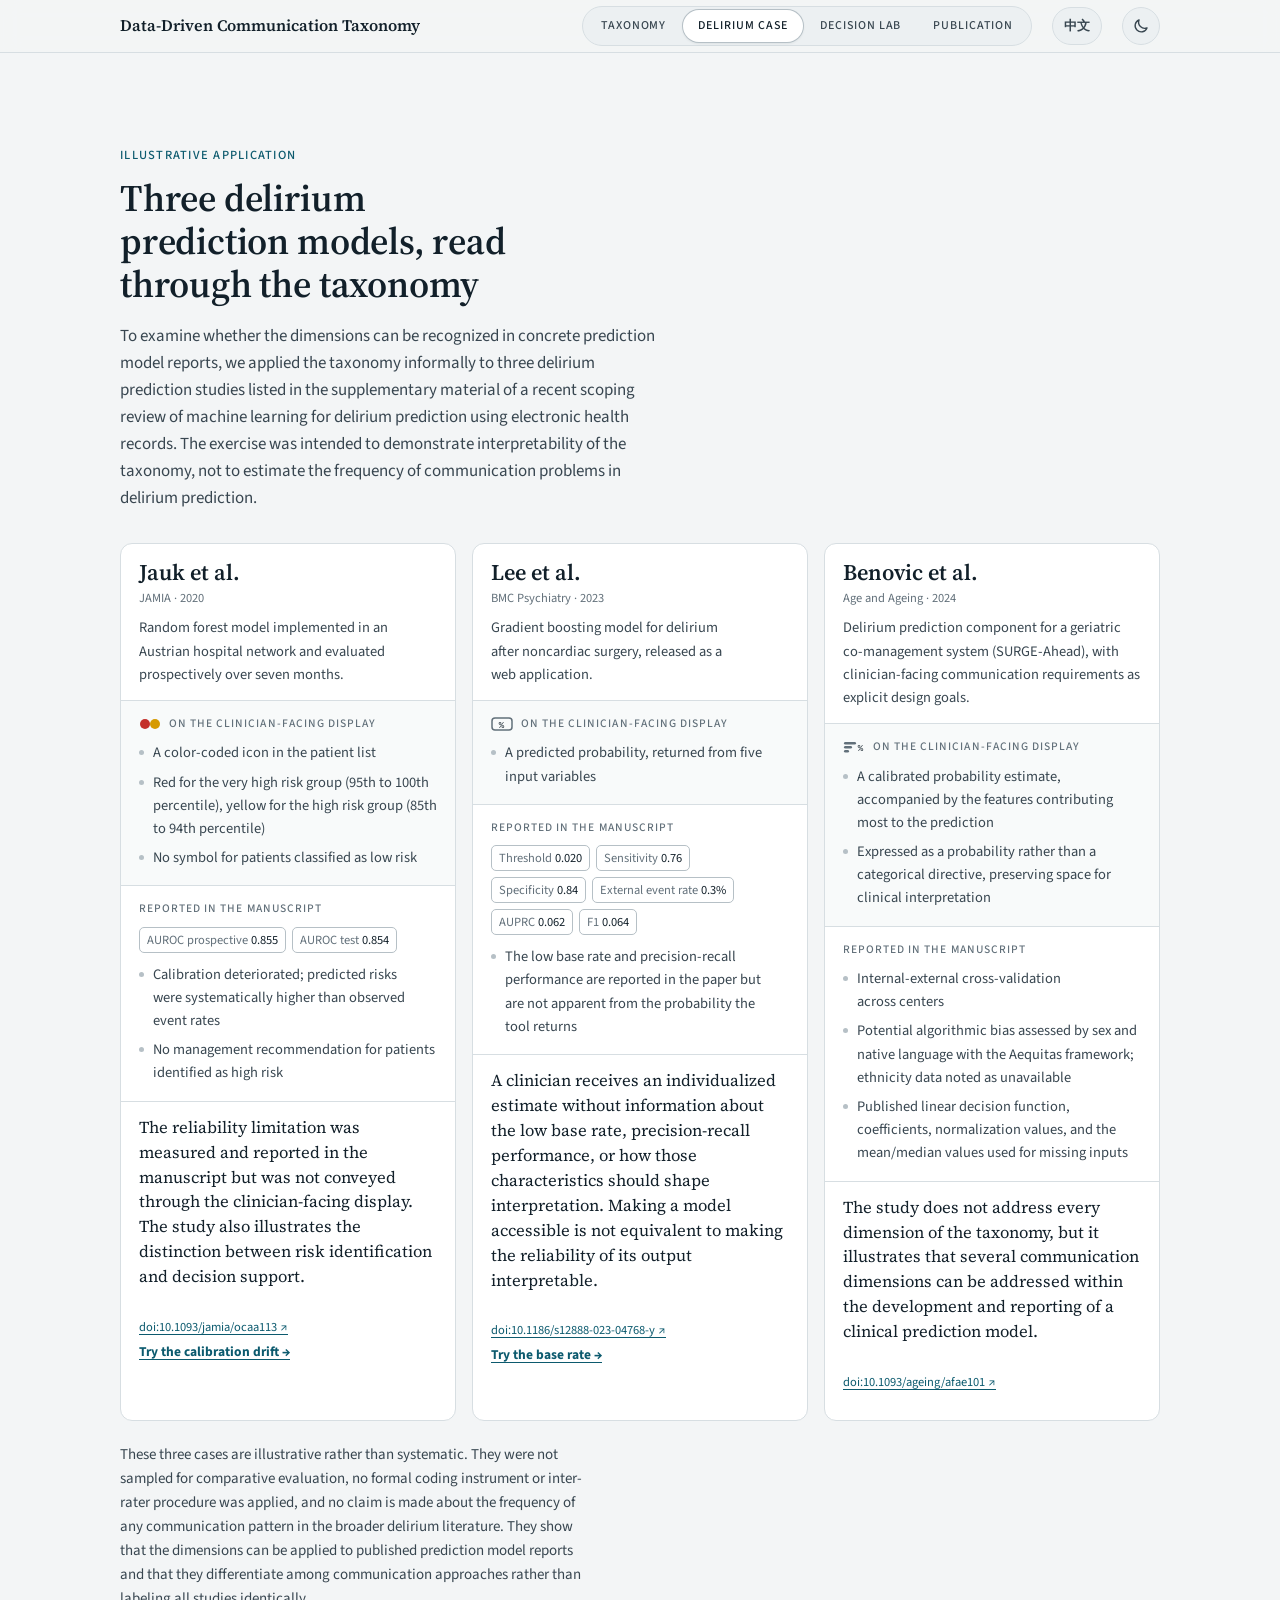
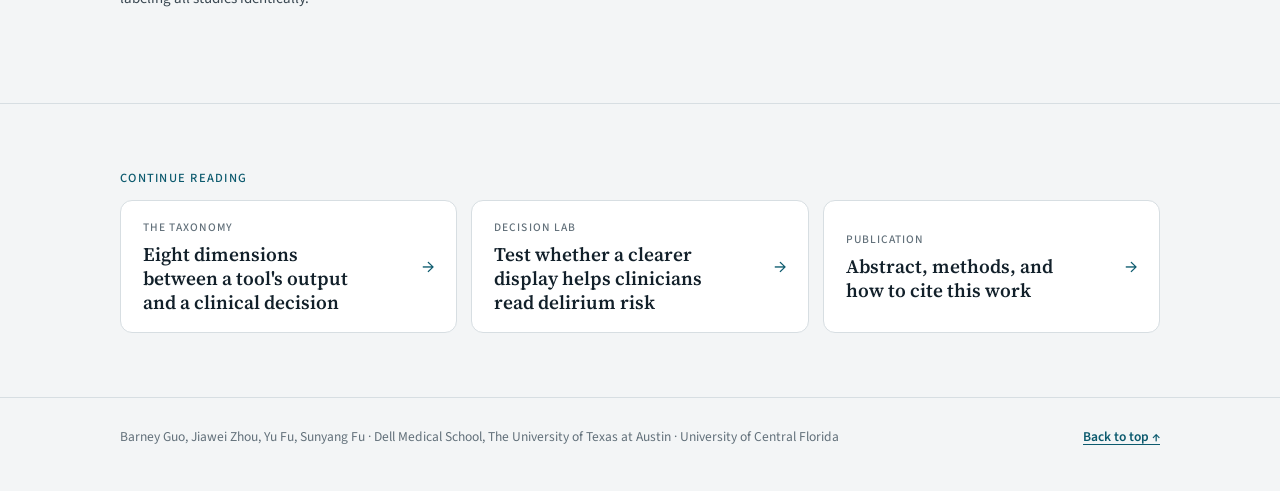
<file: taxonomy-delirium.html>
<!doctype html>
<html lang="en" data-title-zh="谵妄案例 · 数据驱动沟通分类法">
<head>
<meta charset="utf-8">
<meta name="viewport" content="width=device-width, initial-scale=1">
<script>(function(d){var m=/[?&]lang=(en|zh)\b/.exec(location.search),l=m&&m[1];try{var t=localStorage.getItem('taxonomy-theme');if(t==='light'||t==='dark'){d.setAttribute('data-theme',t);}if(l){localStorage.setItem('taxonomy-lang',l);}else{l=localStorage.getItem('taxonomy-lang');}}catch(e){}if(l==='zh'){d.lang='zh-CN';}})(document.documentElement);</script>
<title>Delirium case · Data-Driven Communication Taxonomy</title>
<meta name="description" content="Three published delirium prediction models read through A Taxonomy of Issues in Healthcare Data-Driven Communication for Clinical Decision-Making.">
<link rel="preconnect" href="https://fonts.googleapis.com">
<link rel="preconnect" href="https://fonts.gstatic.com" crossorigin>
<link rel="stylesheet" href="https://fonts.googleapis.com/css2?family=Noto+Sans+SC:wght@400;500;600;700&family=Noto+Serif+SC:wght@400;500;600&family=Source+Code+Pro:wght@400;500;600&family=Source+Sans+3:ital,wght@0,400;0,500;0,600;0,700;1,400&family=Source+Serif+4:ital,wght@0,400;0,500;0,600;1,400;1,500&display=swap">
<link rel="stylesheet" href="taxonomy-shared.css">
</head>
<body>
<!-- Page 2 of 4 · Delirium case. Other pages: taxonomy.html, taxonomy-decision-lab.html, taxonomy-publication.html. Shared files: taxonomy-shared.css, taxonomy-shared.js. -->

<header class="topbar">
  <div class="frame topbar-in">
    <a class="brand" href="taxonomy.html"><span data-l="en">Data-Driven Communication Taxonomy</span><span data-l="zh">数据驱动沟通分类法</span></a>
    <nav class="page-tabs" aria-label="Pages">
      <a class="page-tab" href="taxonomy.html"><span data-l="en">Taxonomy</span><span data-l="zh">分类法</span></a>
      <a class="page-tab" href="taxonomy-delirium.html" aria-current="page"><span data-l="en">Delirium case</span><span data-l="zh">谵妄案例</span></a>
      <a class="page-tab" href="taxonomy-decision-lab.html"><span data-l="en">Decision lab</span><span data-l="zh">决策实验室</span></a>
      <a class="page-tab" href="taxonomy-publication.html"><span data-l="en">Publication</span><span data-l="zh">论文</span></a>
    </nav>
    <button class="lang-toggle" type="button" lang="zh-CN" aria-label="Switch to Chinese">中文</button>
    <button class="theme-toggle" type="button" aria-label="Dark theme" aria-pressed="false" title="Switch to dark theme">
      <svg class="i-moon" width="18" height="18" viewBox="0 0 24 24" aria-hidden="true"><path d="M20 14.6A8.2 8.2 0 0 1 9.4 4a8.2 8.2 0 1 0 10.6 10.6Z" fill="none" stroke="currentColor" stroke-width="1.8" stroke-linejoin="round"/></svg>
      <svg class="i-sun" width="18" height="18" viewBox="0 0 24 24" aria-hidden="true"><circle cx="12" cy="12" r="4.2" fill="none" stroke="currentColor" stroke-width="1.8"/><path d="M12 2.6v2.2M12 19.2v2.2M2.6 12h2.2M19.2 12h2.2M5.4 5.4 7 7M17 17l1.6 1.6M5.4 18.6 7 17M17 7l1.6-1.6" stroke="currentColor" stroke-width="1.8" stroke-linecap="round"/></svg>
    </button>
  </div>
</header>

<main id="top">
  <section class="sec" id="delirium" aria-labelledby="del-title">
    <div class="frame">
      <p class="kicker"><span data-l="en">Illustrative application</span><span data-l="zh">示例应用</span></p>
      <h1 id="del-title"><span data-l="en">Three delirium prediction models, read through the taxonomy</span><span data-l="zh">用分类法解读三个谵妄预测模型</span></h1>
      <p class="lede"><span data-l="en">To examine whether the dimensions can be recognized in concrete prediction model reports, we applied the taxonomy informally to three delirium prediction studies listed in the supplementary material of a recent scoping review of machine learning for delirium prediction using electronic health records. The exercise was intended to demonstrate interpretability of the taxonomy, not to estimate the frequency of communication problems in delirium prediction.</span><span data-l="zh">为检验这些维度能否在具体的预测模型报告中被识别出来，我们把分类法非正式地应用于三项谵妄预测研究。这三项研究来自近期一篇关于用电子健康记录和机器学习预测谵妄的范围综述的补充材料。这项练习旨在展示分类法的可解释性，而不是估计谵妄预测中沟通问题的发生频率。</span></p>
      <div class="cases">
        <article class="case">
          <div class="case-head">
            <h3><span data-l="en">Jauk et al.</span><span data-l="zh">Jauk 等</span></h3>
            <p class="src">JAMIA · 2020</p>
            <p><span data-l="en">Random forest model implemented in an Austrian hospital network and evaluated prospectively over seven months.</span><span data-l="zh">在奥地利一个医院网络中部署的随机森林模型，前瞻性评估了七个月。</span></p>
          </div>
          <div class="layer screen">
            <p class="label layer-label"><svg width="22" height="12" viewBox="0 0 22 12" aria-hidden="true"><circle cx="6" cy="6" r="5" fill="var(--sig-red)"/><circle cx="16" cy="6" r="5" fill="var(--sig-amber)"/></svg><span data-l="en">On the clinician-facing display</span><span data-l="zh">面向临床医生的显示</span></p>
            <ul class="pts">
              <li><span data-l="en">A color-coded icon in the patient list</span><span data-l="zh">患者列表中的彩色图标</span></li>
              <li><span data-l="en">Red for the very high risk group (95th to 100th percentile), yellow for the high risk group (85th to 94th percentile)</span><span data-l="zh">红色代表极高风险组（第 95 至 100 百分位），黄色代表高风险组（第 85 至 94 百分位）</span></li>
              <li><span data-l="en">No symbol for patients classified as low risk</span><span data-l="zh">被判为低风险的患者不显示标记</span></li>
            </ul>
          </div>
          <div class="layer">
            <p class="label"><span data-l="en">Reported in the manuscript</span><span data-l="zh">论文中报告的</span></p>
            <ul class="metrics"><li><span><span data-l="en">AUROC prospective</span><span data-l="zh">前瞻性 AUROC</span></span> 0.855</li><li><span><span data-l="en">AUROC test</span><span data-l="zh">测试集 AUROC</span></span> 0.854</li></ul>
            <ul class="pts">
              <li><span data-l="en">Calibration deteriorated; predicted risks were systematically higher than observed event rates</span><span data-l="zh">校准变差；预测风险系统性地高于实际观察到的发生率</span></li>
              <li><span data-l="en">No management recommendation for patients identified as high risk</span><span data-l="zh">没有为被识别为高风险的患者给出处理建议</span></li>
            </ul>
          </div>
          <div class="reading"><p><span data-l="en">The reliability limitation was measured and reported in the manuscript but was not conveyed through the clinician-facing display. The study also illustrates the distinction between risk identification and decision support.</span><span data-l="zh">可靠性方面的局限在论文中被测量并报告了，却没有通过面向临床医生的显示传达出来。这项研究也说明了识别风险与支持决策之间的区别。</span></p></div>
          <p class="case-link"><a href="https://doi.org/10.1093/jamia/ocaa113" target="_blank" rel="noopener">doi:10.1093/jamia/ocaa113 ↗</a><a class="case-try" href="taxonomy-decision-lab.html#robust"><span data-l="en">Try the calibration drift →</span><span data-l="zh">试试校准漂移 →</span></a></p>
        </article>

        <article class="case">
          <div class="case-head">
            <h3><span data-l="en">Lee et al.</span><span data-l="zh">Lee 等</span></h3>
            <p class="src">BMC Psychiatry · 2023</p>
            <p><span data-l="en">Gradient boosting model for delirium after noncardiac surgery, released as a web application.</span><span data-l="zh">针对非心脏手术后谵妄的梯度提升模型，以网页应用的形式发布。</span></p>
          </div>
          <div class="layer screen">
            <p class="label layer-label"><svg width="22" height="14" viewBox="0 0 22 14" aria-hidden="true"><rect x="1" y="1" width="20" height="12" rx="3" fill="none" stroke="var(--muted)" stroke-width="1.5"/><text x="11" y="10.5" text-anchor="middle" font-size="9" font-family="ui-monospace,monospace" fill="var(--ink)">%</text></svg><span data-l="en">On the clinician-facing display</span><span data-l="zh">面向临床医生的显示</span></p>
            <ul class="pts">
              <li><span data-l="en">A predicted probability, returned from five input variables</span><span data-l="zh">根据五个输入变量返回一个预测概率</span></li>
            </ul>
          </div>
          <div class="layer">
            <p class="label"><span data-l="en">Reported in the manuscript</span><span data-l="zh">论文中报告的</span></p>
            <ul class="metrics"><li><span><span data-l="en">Threshold</span><span data-l="zh">阈值</span></span> 0.020</li><li><span><span data-l="en">Sensitivity</span><span data-l="zh">灵敏度</span></span> 0.76</li><li><span><span data-l="en">Specificity</span><span data-l="zh">特异度</span></span> 0.84</li><li><span><span data-l="en">External event rate</span><span data-l="zh">外部队列发生率</span></span> 0.3%</li><li><span>AUPRC</span> 0.062</li><li><span>F1</span> 0.064</li></ul>
            <ul class="pts">
              <li><span data-l="en">The low base rate and precision-recall performance are reported in the paper but are not apparent from the probability the tool returns</span><span data-l="zh">论文报告了较低的基础发生率和精确率-召回率表现，但从工具返回的概率中看不出来</span></li>
            </ul>
          </div>
          <div class="reading"><p><span data-l="en">A clinician receives an individualized estimate without information about the low base rate, precision-recall performance, or how those characteristics should shape interpretation. Making a model accessible is not equivalent to making the reliability of its output interpretable.</span><span data-l="zh">临床医生拿到一个个体化的估计，却不知道基础发生率很低、精确率-召回率表现如何，也不知道这些特点应当如何影响解读。让模型可以使用，并不等于让它输出的可靠性可以被理解。</span></p></div>
          <p class="case-link"><a href="https://doi.org/10.1186/s12888-023-04768-y" target="_blank" rel="noopener">doi:10.1186/s12888-023-04768-y ↗</a><a class="case-try" href="taxonomy-decision-lab.html#context"><span data-l="en">Try the base rate →</span><span data-l="zh">试试基础发生率 →</span></a></p>
        </article>

        <article class="case">
          <div class="case-head">
            <h3><span data-l="en">Benovic et al.</span><span data-l="zh">Benovic 等</span></h3>
            <p class="src">Age and Ageing · 2024</p>
            <p><span data-l="en">Delirium prediction component for a geriatric co-management system (SURGE-Ahead), with clinician-facing communication requirements as explicit design goals.</span><span data-l="zh">老年共同管理系统（SURGE-Ahead）中的谵妄预测组件，明确把面向临床医生的沟通要求作为设计目标。</span></p>
          </div>
          <div class="layer screen">
            <p class="label layer-label"><svg width="22" height="14" viewBox="0 0 22 14" aria-hidden="true"><rect x="1" y="2" width="12" height="2.6" rx="1.3" fill="var(--muted)"/><rect x="1" y="6" width="8" height="2.6" rx="1.3" fill="var(--muted)"/><rect x="1" y="10" width="5" height="2.6" rx="1.3" fill="var(--muted)"/><text x="18" y="11" text-anchor="middle" font-size="9" font-family="ui-monospace,monospace" fill="var(--ink)">%</text></svg><span data-l="en">On the clinician-facing display</span><span data-l="zh">面向临床医生的显示</span></p>
            <ul class="pts">
              <li><span data-l="en">A calibrated probability estimate, accompanied by the features contributing most to the prediction</span><span data-l="zh">一个经过校准的概率估计，并附上对预测贡献最大的特征</span></li>
              <li><span data-l="en">Expressed as a probability rather than a categorical directive, preserving space for clinical interpretation</span><span data-l="zh">以概率而非分类指令的形式表达，为临床解读留出空间</span></li>
            </ul>
          </div>
          <div class="layer">
            <p class="label"><span data-l="en">Reported in the manuscript</span><span data-l="zh">论文中报告的</span></p>
            <ul class="pts">
              <li><span data-l="en">Internal-external cross-validation across centers</span><span data-l="zh">跨中心的内部-外部交叉验证</span></li>
              <li><span data-l="en">Potential algorithmic bias assessed by sex and native language with the Aequitas framework; ethnicity data noted as unavailable</span><span data-l="zh">用 Aequitas 框架按性别和母语评估了潜在的算法偏倚；并说明缺少种族数据</span></li>
              <li><span data-l="en">Published linear decision function, coefficients, normalization values, and the mean/median values used for missing inputs</span><span data-l="zh">公开了线性决策函数、系数、标准化参数，以及缺失输入所用的均值或中位数</span></li>
            </ul>
          </div>
          <div class="reading"><p><span data-l="en">The study does not address every dimension of the taxonomy, but it illustrates that several communication dimensions can be addressed within the development and reporting of a clinical prediction model.</span><span data-l="zh">这项研究并没有覆盖分类法的每个维度，但它说明，多个沟通维度可以在临床预测模型的开发和报告过程中得到处理。</span></p></div>
          <p class="case-link"><a href="https://doi.org/10.1093/ageing/afae101" target="_blank" rel="noopener">doi:10.1093/ageing/afae101 ↗</a></p>
        </article>
      </div>
      <p class="caveat"><span data-l="en">These three cases are illustrative rather than systematic. They were not sampled for comparative evaluation, no formal coding instrument or inter-rater procedure was applied, and no claim is made about the frequency of any communication pattern in the broader delirium literature. They show that the dimensions can be applied to published prediction model reports and that they differentiate among communication approaches rather than labeling all studies identically.</span><span data-l="zh">这三个案例是示例性的，而非系统性的。它们并非为比较评估而抽样，没有使用正式的编码工具或评分者间一致性程序，也不对更广泛的谵妄文献中任何沟通模式的频率作出判断。它们说明这些维度可以应用于已发表的预测模型报告，并且能区分不同的沟通方式，而不是给所有研究贴上相同的标签。</span></p>
    </div>
  </section>

  <nav class="sec next" aria-labelledby="next-title">
    <div class="frame">
      <p class="kicker" id="next-title"><span data-l="en">Continue reading</span><span data-l="zh">继续阅读</span></p>
      <div class="next-grid">
        <a class="next-card" href="taxonomy.html#taxonomy">
          <span><span class="label"><span data-l="en">The taxonomy</span><span data-l="zh">分类法</span></span><span class="next-name"><span data-l="en">Eight dimensions between a tool's output and a clinical decision</span><span data-l="zh">从工具输出到临床决策之间的八个维度</span></span></span>
          <span class="next-arrow" aria-hidden="true">→</span>
        </a>
        <a class="next-card" href="taxonomy-decision-lab.html">
          <span><span class="label"><span data-l="en">Decision lab</span><span data-l="zh">决策实验室</span></span><span class="next-name"><span data-l="en">Test whether a clearer display helps clinicians read delirium risk</span><span data-l="zh">检验更清晰的显示能否帮助临床医生读懂谵妄风险</span></span></span>
          <span class="next-arrow" aria-hidden="true">→</span>
        </a>
        <a class="next-card" href="taxonomy-publication.html">
          <span><span class="label"><span data-l="en">Publication</span><span data-l="zh">论文</span></span><span class="next-name"><span data-l="en">Abstract, methods, and how to cite this work</span><span data-l="zh">摘要、方法与引用方式</span></span></span>
          <span class="next-arrow" aria-hidden="true">→</span>
        </a>
      </div>
    </div>
  </nav>
</main>

<footer class="foot">
  <div class="frame">
    <span><span data-l="en">Barney Guo, Jiawei Zhou, Yu Fu, Sunyang Fu · Dell Medical School, The University of Texas at Austin · University of Central Florida</span><span data-l="zh">Barney Guo, Jiawei Zhou, Yu Fu, Sunyang Fu · 德克萨斯大学奥斯汀分校戴尔医学院 · 中佛罗里达大学</span></span>
    <a href="#top"><span data-l="en">Back to top ↑</span><span data-l="zh">回到顶部 ↑</span></a>
  </div>
</footer>

<script src="taxonomy-shared.js"></script>
</body>
</html>
</file>
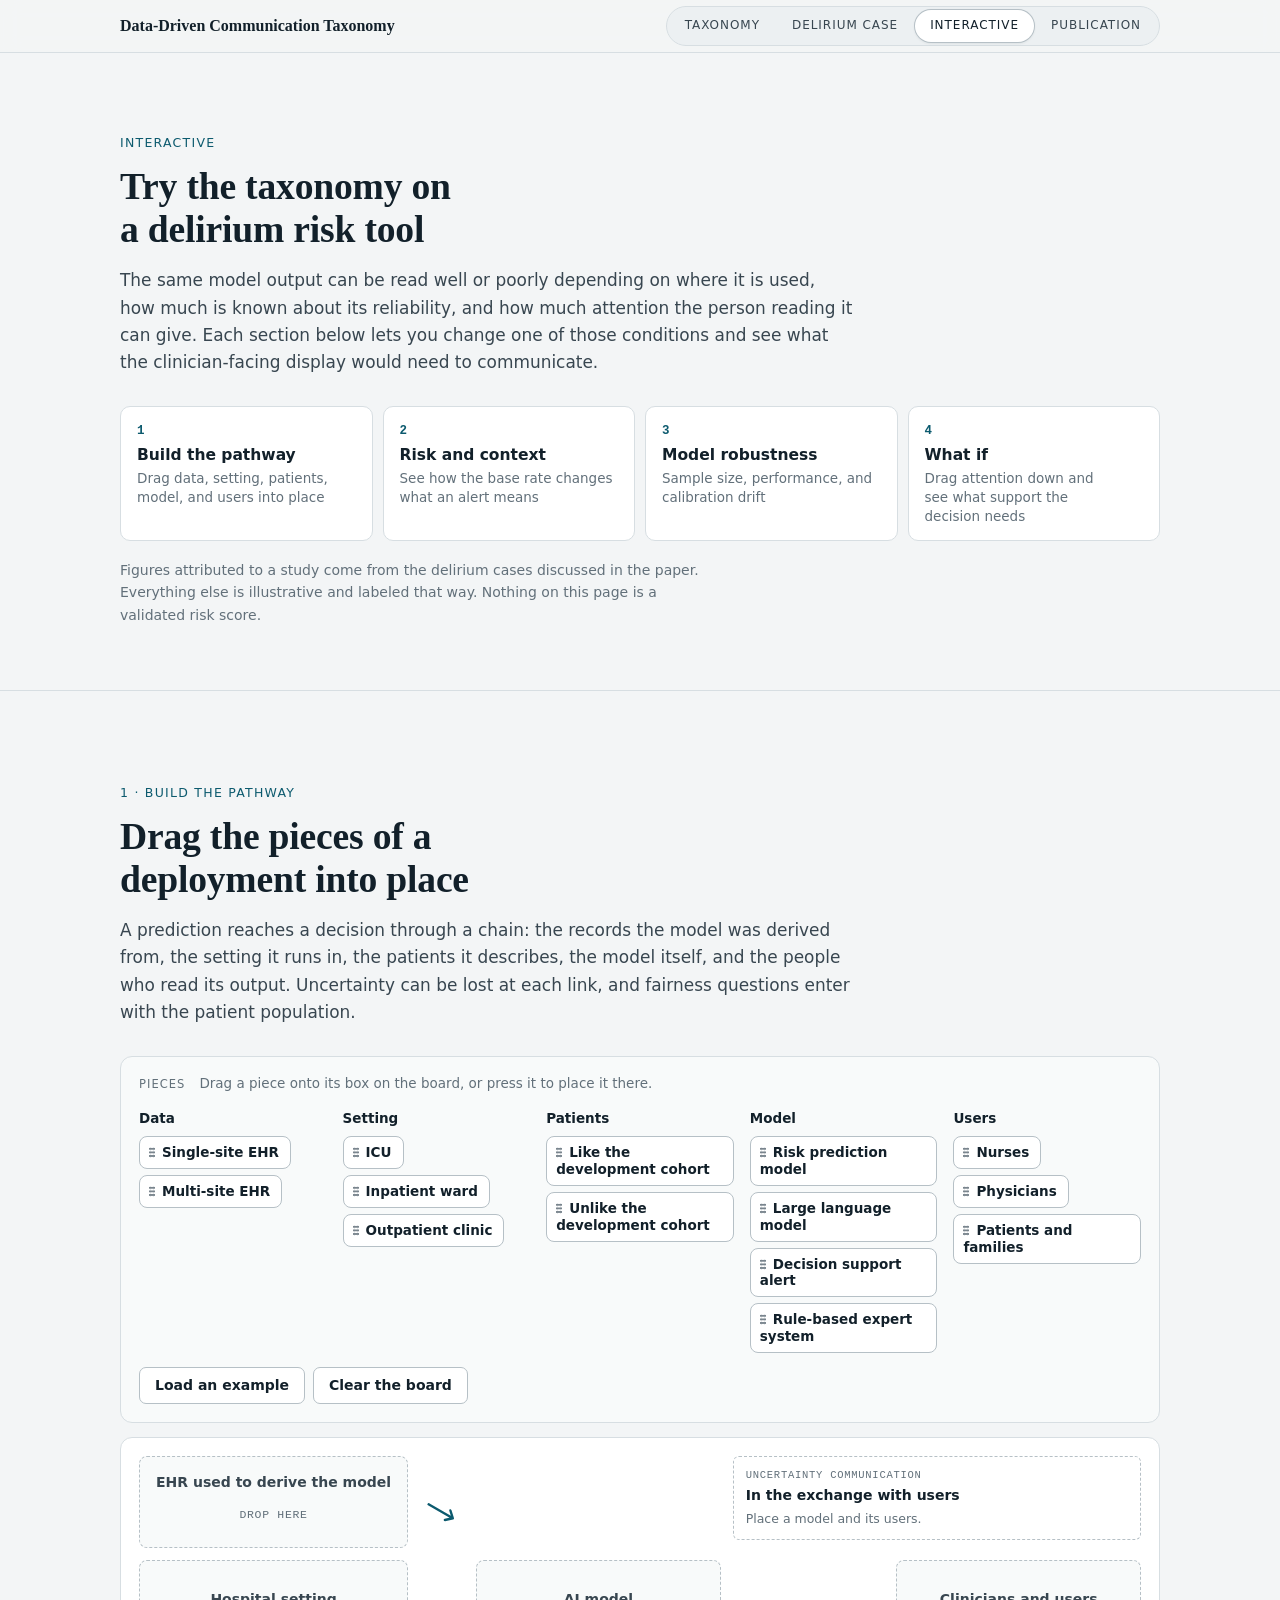
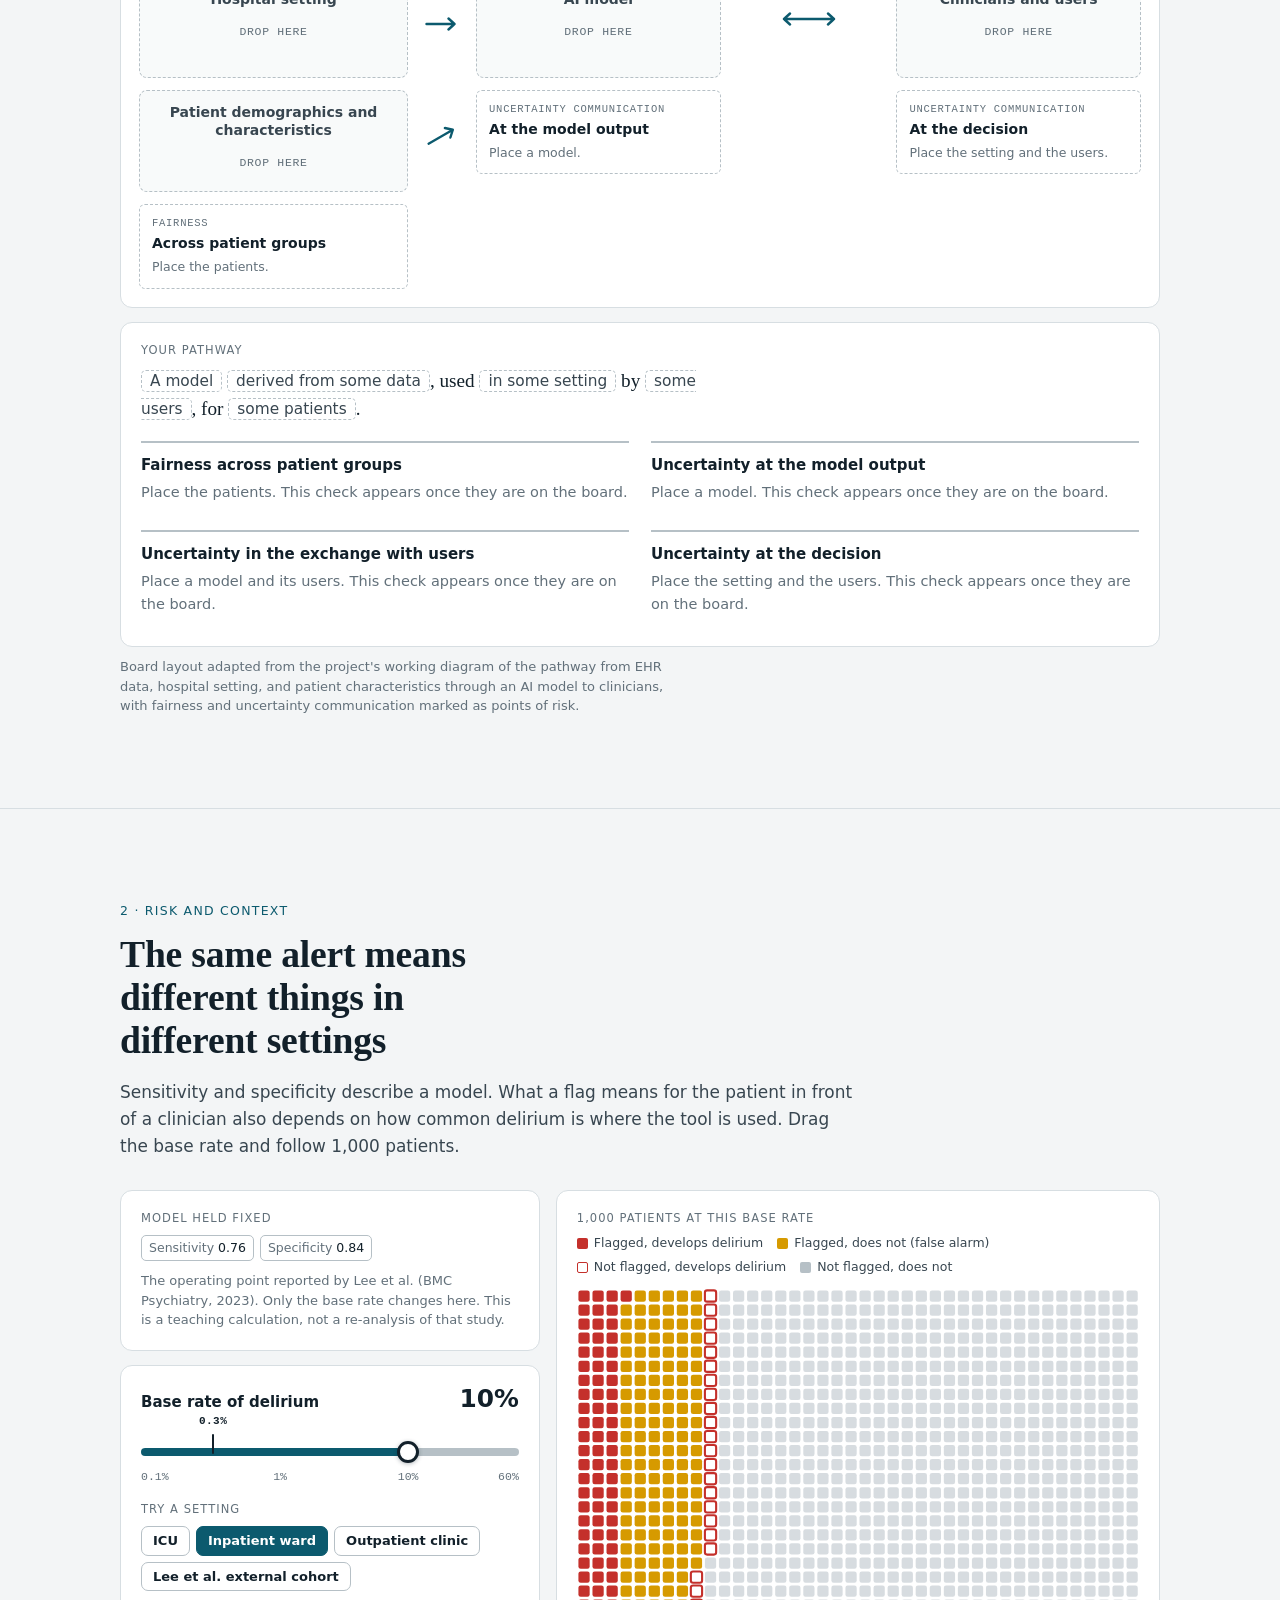
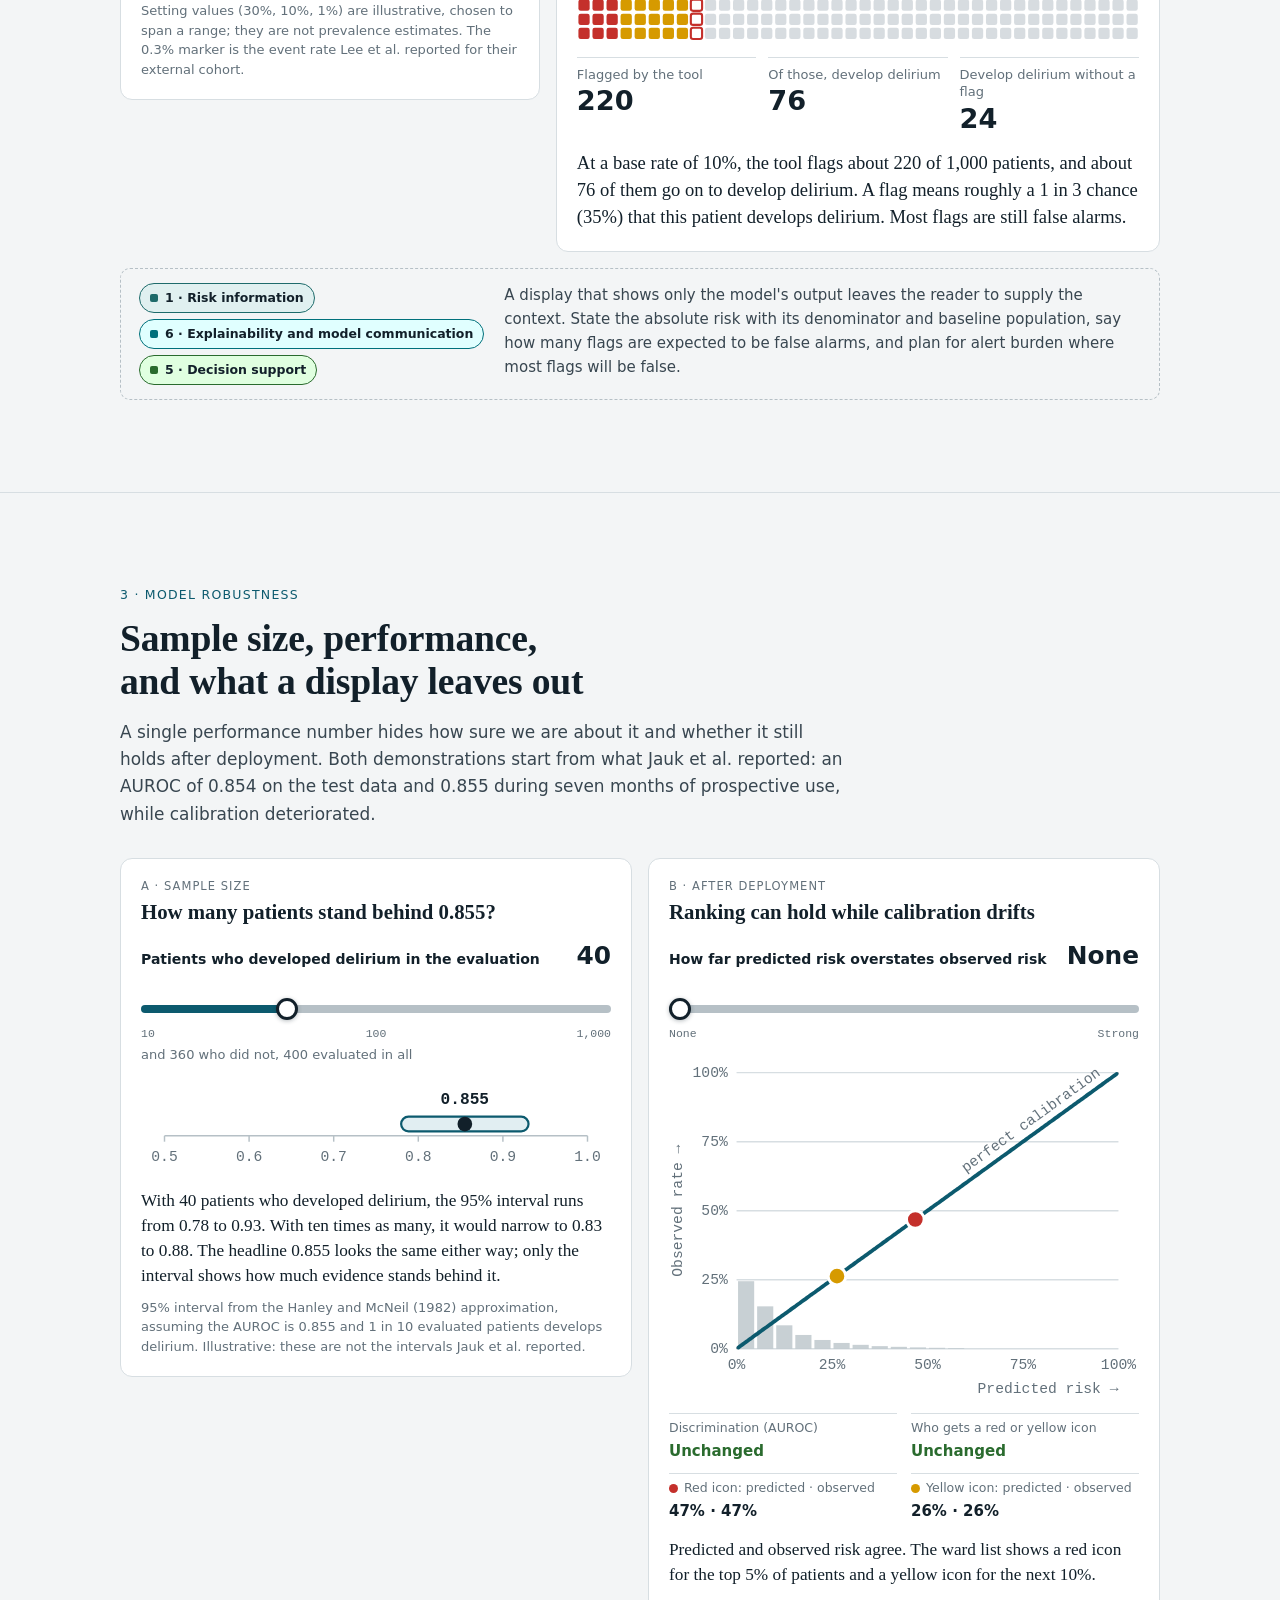
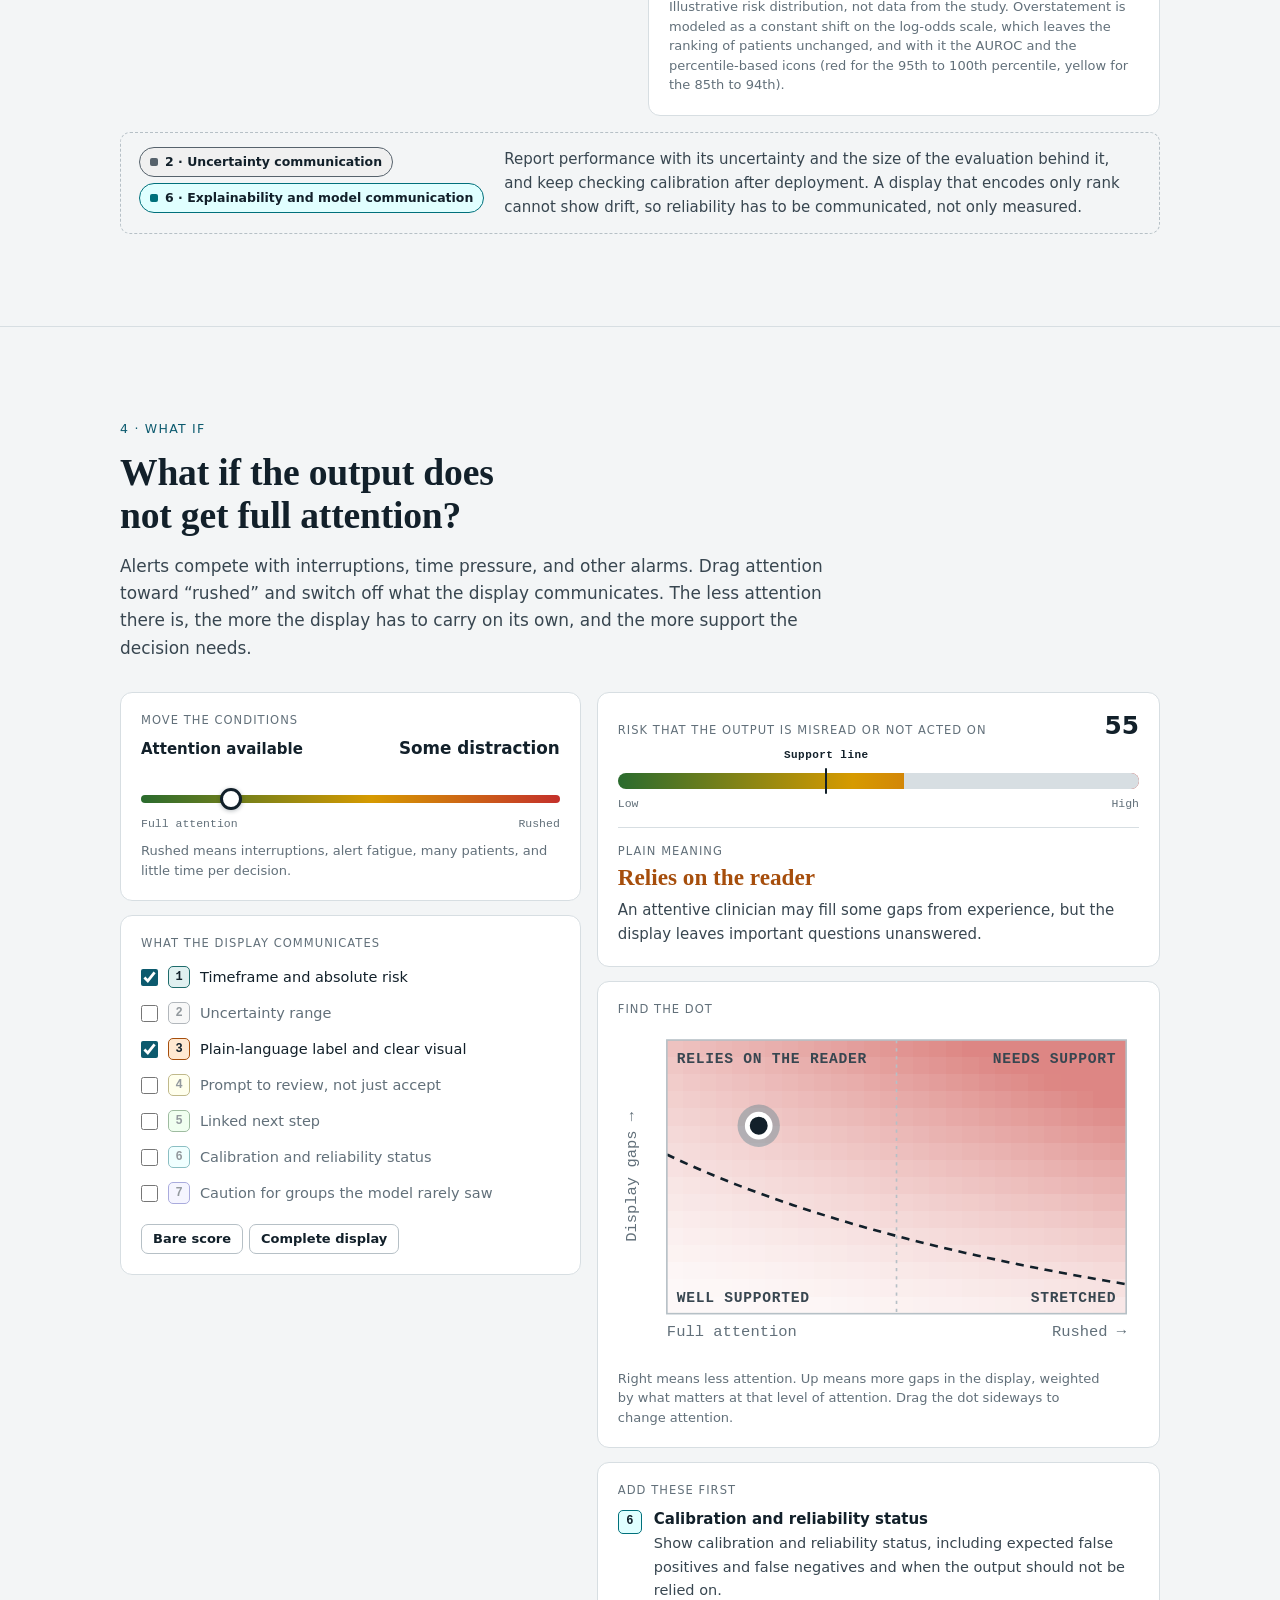
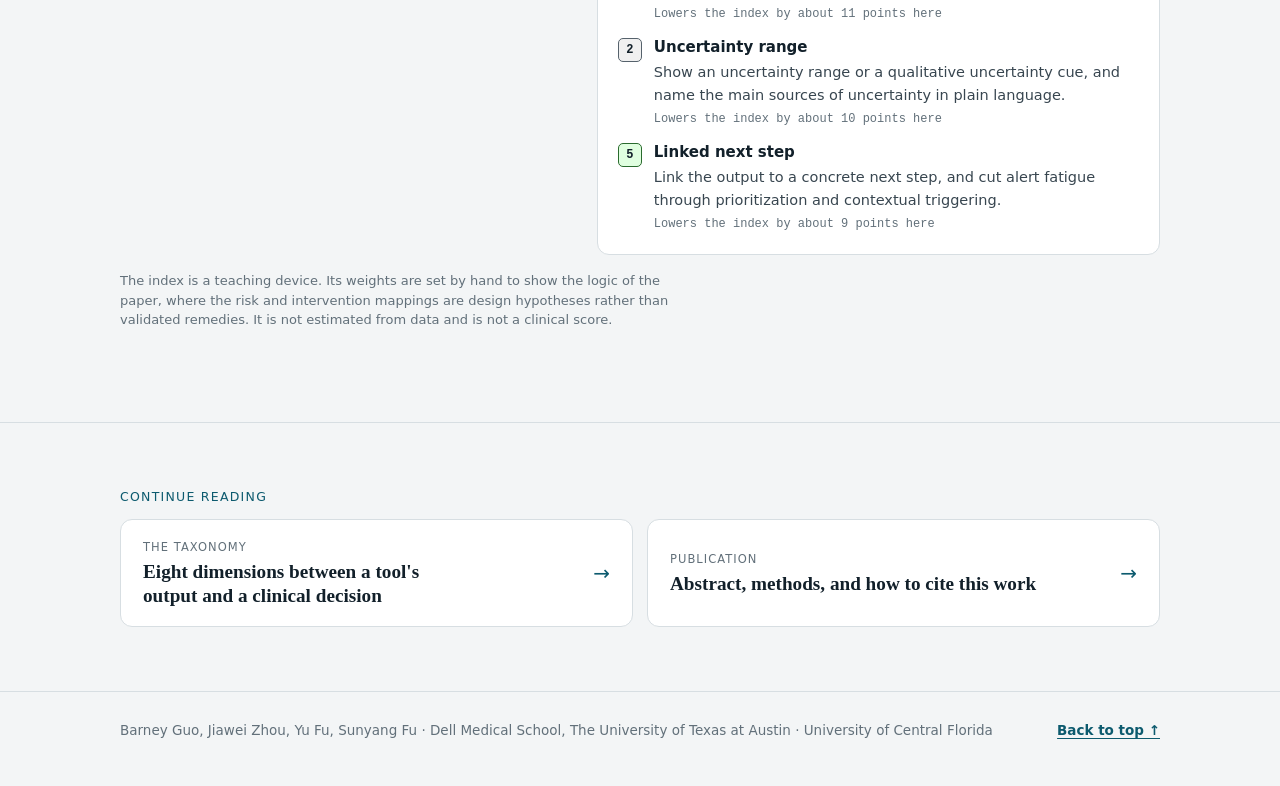
<file: taxonomy-interactive.html>
<!doctype html>
<html lang="en">
<head>
<meta charset="utf-8">
<meta name="viewport" content="width=device-width, initial-scale=1">
<title>Interactive · Data-Driven Communication Taxonomy</title>
<meta name="description" content="Interactive demonstrations of how context, model robustness, and clinician attention shape what a delirium risk prediction needs to communicate, read through A Taxonomy of Issues in Healthcare Data-Driven Communication for Clinical Decision-Making.">
<link rel="preconnect" href="https://fonts.googleapis.com">
<link rel="preconnect" href="https://fonts.gstatic.com" crossorigin>
<link rel="stylesheet" href="https://fonts.googleapis.com/css2?family=Atkinson+Hyperlegible+Mono:wght@400;500;600&family=Atkinson+Hyperlegible+Next:ital,wght@0,400;0,500;0,600;0,700;1,400&family=Spectral:ital,wght@0,500;0,600;1,400;1,500&display=swap">
<link rel="stylesheet" href="taxonomy-shared.css">
<link rel="stylesheet" href="taxonomy-interactive.css">
</head>
<body>
<!-- Page 3 of 4 · Interactive. Other pages: taxonomy.html, taxonomy-delirium.html, taxonomy-publication.html. Shared files: taxonomy-shared.css, taxonomy-shared.js. Files for this page only: taxonomy-interactive.css, taxonomy-interactive.js. -->

<header class="topbar">
  <div class="frame topbar-in">
    <a class="brand" href="taxonomy.html">Data-Driven Communication Taxonomy</a>
    <nav class="page-tabs" aria-label="Pages">
      <a class="page-tab" href="taxonomy.html">Taxonomy</a>
      <a class="page-tab" href="taxonomy-delirium.html">Delirium case</a>
      <a class="page-tab" href="taxonomy-interactive.html" aria-current="page">Interactive</a>
      <a class="page-tab" href="taxonomy-publication.html">Publication</a>
    </nav>
  </div>
</header>

<main id="top">
  <section class="sec ix-hero" id="interactive" aria-labelledby="ix-title">
    <div class="frame">
      <p class="kicker">Interactive</p>
      <h1 id="ix-title">Try the taxonomy on a delirium risk tool</h1>
      <p class="lede">The same model output can be read well or poorly depending on where it is used, how much is known about its reliability, and how much attention the person reading it can give. Each section below lets you change one of those conditions and see what the clinician-facing display would need to communicate.</p>
      <ol class="ix-steps">
        <li><a href="#pathway"><span class="ix-step-num">1</span><span class="ix-step-name">Build the pathway</span><span class="ix-step-q">Drag data, setting, patients, model, and users into place</span></a></li>
        <li><a href="#context"><span class="ix-step-num">2</span><span class="ix-step-name">Risk and context</span><span class="ix-step-q">See how the base rate changes what an alert means</span></a></li>
        <li><a href="#robust"><span class="ix-step-num">3</span><span class="ix-step-name">Model robustness</span><span class="ix-step-q">Sample size, performance, and calibration drift</span></a></li>
        <li><a href="#attention"><span class="ix-step-num">4</span><span class="ix-step-name">What if</span><span class="ix-step-q">Drag attention down and see what support the decision needs</span></a></li>
      </ol>
      <p class="ix-note">Figures attributed to a study come from the delirium cases discussed in the paper. Everything else is illustrative and labeled that way. Nothing on this page is a validated risk score.</p>
    </div>
  </section>

  <section class="sec" id="pathway" aria-labelledby="path-title">
    <div class="frame">
      <p class="kicker">1 · Build the pathway</p>
      <h2 id="path-title">Drag the pieces of a deployment into place</h2>
      <p class="lede">A prediction reaches a decision through a chain: the records the model was derived from, the setting it runs in, the patients it describes, the model itself, and the people who read its output. Uncertainty can be lost at each link, and fairness questions enter with the patient population.</p>

      <div class="pw" id="pw">
        <div class="pw-tray" role="group" aria-labelledby="pw-tray-title">
          <div class="pw-tray-head">
            <p class="label" id="pw-tray-title">Pieces</p>
            <p class="pw-hint">Drag a piece onto its box on the board, or press it to place it there.</p>
          </div>
          <div class="pw-group">
            <p class="pw-group-name">Data</p>
            <div class="pw-chips">
              <button type="button" class="pw-chip" data-kind="data" data-id="single" aria-pressed="false">Single-site EHR</button>
              <button type="button" class="pw-chip" data-kind="data" data-id="multi" aria-pressed="false">Multi-site EHR</button>
            </div>
          </div>
          <div class="pw-group">
            <p class="pw-group-name">Setting</p>
            <div class="pw-chips">
              <button type="button" class="pw-chip" data-kind="setting" data-id="icu" aria-pressed="false">ICU</button>
              <button type="button" class="pw-chip" data-kind="setting" data-id="ward" aria-pressed="false">Inpatient ward</button>
              <button type="button" class="pw-chip" data-kind="setting" data-id="outpatient" aria-pressed="false">Outpatient clinic</button>
            </div>
          </div>
          <div class="pw-group">
            <p class="pw-group-name">Patients</p>
            <div class="pw-chips">
              <button type="button" class="pw-chip" data-kind="patients" data-id="match" aria-pressed="false">Like the development cohort</button>
              <button type="button" class="pw-chip" data-kind="patients" data-id="differ" aria-pressed="false">Unlike the development cohort</button>
            </div>
          </div>
          <div class="pw-group">
            <p class="pw-group-name">Model</p>
            <div class="pw-chips">
              <button type="button" class="pw-chip" data-kind="model" data-id="risk" aria-pressed="false">Risk prediction model</button>
              <button type="button" class="pw-chip" data-kind="model" data-id="llm" aria-pressed="false">Large language model</button>
              <button type="button" class="pw-chip" data-kind="model" data-id="cds" aria-pressed="false">Decision support alert</button>
              <button type="button" class="pw-chip" data-kind="model" data-id="expert" aria-pressed="false">Rule-based expert system</button>
            </div>
          </div>
          <div class="pw-group">
            <p class="pw-group-name">Users</p>
            <div class="pw-chips">
              <button type="button" class="pw-chip" data-kind="users" data-id="nurses" aria-pressed="false">Nurses</button>
              <button type="button" class="pw-chip" data-kind="users" data-id="physicians" aria-pressed="false">Physicians</button>
              <button type="button" class="pw-chip" data-kind="users" data-id="patients" aria-pressed="false">Patients and families</button>
            </div>
          </div>
          <div class="pw-actions">
            <button type="button" class="btn" id="pw-example">Load an example</button>
            <button type="button" class="btn" id="pw-clear">Clear the board</button>
          </div>
        </div>

        <svg class="ix-sr" aria-hidden="true" focusable="false"><symbol id="pw-arrow" viewBox="0 0 34 14"><path d="M1.5 7h28M23.5 1.5 29.5 7 23.5 12.5" fill="none" stroke="currentColor" stroke-width="2.4" stroke-linecap="round" stroke-linejoin="round"/></symbol></svg>
        <div class="pw-board" aria-label="Pathway board">
          <div class="pw-slot" data-slot="data"><p class="pw-slot-name">EHR used to derive the model</p><div class="pw-slot-body"></div></div>
          <div class="pw-slot" data-slot="setting"><p class="pw-slot-name">Hospital setting</p><div class="pw-slot-body"></div></div>
          <div class="pw-slot" data-slot="patients"><p class="pw-slot-name">Patient demographics and characteristics</p><div class="pw-slot-body"></div></div>
          <div class="pw-join" aria-hidden="true">
            <svg width="34" height="14" viewBox="0 0 34 14"><use href="#pw-arrow"/></svg>
            <svg width="34" height="14" viewBox="0 0 34 14"><use href="#pw-arrow"/></svg>
            <svg width="34" height="14" viewBox="0 0 34 14"><use href="#pw-arrow"/></svg>
          </div>
          <div class="pw-slot pw-slot-core" data-slot="model"><p class="pw-slot-name">AI model</p><div class="pw-slot-body"></div></div>
          <div class="pw-link" aria-hidden="true"><svg width="58" height="14" viewBox="0 0 58 14"><path d="M4 7h50M10 1.5 4 7 10 12.5M48 1.5 54 7 48 12.5" fill="none" stroke="currentColor" stroke-width="2.4" stroke-linecap="round" stroke-linejoin="round"/></svg></div>
          <div class="pw-slot pw-slot-core" data-slot="users"><p class="pw-slot-name">Clinicians and users</p><div class="pw-slot-body"></div></div>
          <div class="pw-check" data-check="fair"><p class="pw-check-kicker">Fairness</p><p class="pw-check-name">Across patient groups</p><div class="pw-check-body"></div></div>
          <div class="pw-check" data-check="output"><p class="pw-check-kicker">Uncertainty communication</p><p class="pw-check-name">At the model output</p><div class="pw-check-body"></div></div>
          <div class="pw-check" data-check="exchange"><p class="pw-check-kicker">Uncertainty communication</p><p class="pw-check-name">In the exchange with users</p><div class="pw-check-body"></div></div>
          <div class="pw-check" data-check="decision"><p class="pw-check-kicker">Uncertainty communication</p><p class="pw-check-name">At the decision</p><div class="pw-check-body"></div></div>
        </div>
        <p class="ix-sr" id="pw-live" aria-live="polite"></p>
      </div>

      <div class="ix-card pw-read" id="pw-read"></div>
      <p class="ix-small">Board layout adapted from the project's working diagram of the pathway from EHR data, hospital setting, and patient characteristics through an AI model to clinicians, with fairness and uncertainty communication marked as points of risk.</p>
    </div>
  </section>

  <section class="sec" id="context" aria-labelledby="ctx-title">
    <div class="frame">
      <p class="kicker">2 · Risk and context</p>
      <h2 id="ctx-title">The same alert means different things in different settings</h2>
      <p class="lede">Sensitivity and specificity describe a model. What a flag means for the patient in front of a clinician also depends on how common delirium is where the tool is used. Drag the base rate and follow 1,000 patients.</p>

      <div class="ctx">
        <div class="ctx-controls">
          <div class="ix-card">
            <p class="label">Model held fixed</p>
            <ul class="metrics"><li><span>Sensitivity</span> 0.76</li><li><span>Specificity</span> 0.84</li></ul>
            <p class="ix-small">The operating point reported by Lee et al. (BMC Psychiatry, 2023). Only the base rate changes here. This is a teaching calculation, not a re-analysis of that study.</p>
          </div>
          <div class="ix-card">
            <div class="ix-slider-head"><label for="ctx-rate">Base rate of delirium</label><output class="num" for="ctx-rate">10%</output></div>
            <div class="ix-range ctx-range">
              <input type="range" id="ctx-rate" min="0" max="1000" step="1" value="721" aria-describedby="ctx-rate-note">
              <span class="ix-mark" data-value="0.003" aria-hidden="true"><span>0.3%</span></span>
            </div>
            <div class="ix-ticks" aria-hidden="true"><span>0.1%</span><span data-value="0.01">1%</span><span data-value="0.1">10%</span><span>60%</span></div>
            <p class="label ctx-presets-label">Try a setting</p>
            <div class="ix-presets" id="ctx-presets">
              <button type="button" class="btn" data-setting="icu">ICU</button>
              <button type="button" class="btn" data-setting="ward">Inpatient ward</button>
              <button type="button" class="btn" data-setting="outpatient">Outpatient clinic</button>
              <button type="button" class="btn" data-rate="0.003">Lee et al. external cohort</button>
            </div>
            <p class="ix-small" id="ctx-rate-note">Setting values (30%, 10%, 1%) are illustrative, chosen to span a range; they are not prevalence estimates. The 0.3% marker is the event rate Lee et al. reported for their external cohort.</p>
          </div>
        </div>

        <div class="ix-card ctx-out">
          <div class="ctx-out-head">
            <p class="label">1,000 patients at this base rate</p>
            <ul class="ctx-legend">
              <li><i class="ctx-k ctx-tp"></i>Flagged, develops delirium</li>
              <li><i class="ctx-k ctx-fp"></i>Flagged, does not (false alarm)</li>
              <li><i class="ctx-k ctx-fn"></i>Not flagged, develops delirium</li>
              <li><i class="ctx-k ctx-tn"></i>Not flagged, does not</li>
            </ul>
          </div>
          <svg class="ctx-grid" id="ctx-grid" viewBox="0 0 400 250" role="img" aria-labelledby="ctx-plain"></svg>
          <dl class="ctx-stats">
            <div><dt>Flagged by the tool</dt><dd class="num" id="ctx-flagged">0</dd></div>
            <div><dt>Of those, develop delirium</dt><dd class="num" id="ctx-tp">0</dd></div>
            <div><dt>Develop delirium without a flag</dt><dd class="num" id="ctx-fn">0</dd></div>
          </dl>
          <p class="ctx-plain" id="ctx-plain" aria-live="polite"></p>
          <p class="ctx-from" id="ctx-from" hidden></p>
        </div>
      </div>

      <div class="ix-takeaway">
        <ul class="chips" data-dims="1 6 5"></ul>
        <p>A display that shows only the model's output leaves the reader to supply the context. State the absolute risk with its denominator and baseline population, say how many flags are expected to be false alarms, and plan for alert burden where most flags will be false.</p>
      </div>
    </div>
  </section>

  <section class="sec" id="robust" aria-labelledby="rob-title">
    <div class="frame">
      <p class="kicker">3 · Model robustness</p>
      <h2 id="rob-title">Sample size, performance, and what a display leaves out</h2>
      <p class="lede">A single performance number hides how sure we are about it and whether it still holds after deployment. Both demonstrations start from what Jauk et al. reported: an AUROC of 0.854 on the test data and 0.855 during seven months of prospective use, while calibration deteriorated.</p>

      <div class="rob">
        <article class="ix-card rob-card" aria-labelledby="rob-a-title">
          <p class="label">A · Sample size</p>
          <h3 id="rob-a-title">How many patients stand behind 0.855?</h3>
          <div class="ix-slider-head"><label for="rob-n">Patients who developed delirium in the evaluation</label><output class="num" for="rob-n">40</output></div>
          <div class="ix-range"><input type="range" id="rob-n" min="0" max="1000" step="1" value="301" aria-describedby="rob-a-note"></div>
          <div class="ix-ticks" aria-hidden="true"><span>10</span><span data-value="100">100</span><span>1,000</span></div>
          <p class="rob-sub" id="rob-n-sub"></p>
          <svg class="rob-svg" id="rob-ci" viewBox="0 0 320 64" role="img" aria-labelledby="rob-ci-text"></svg>
          <p class="rob-plain" id="rob-ci-text" aria-live="polite"></p>
          <p class="ix-small" id="rob-a-note">95% interval from the Hanley and McNeil (1982) approximation, assuming the AUROC is 0.855 and 1 in 10 evaluated patients develops delirium. Illustrative: these are not the intervals Jauk et al. reported.</p>
        </article>

        <article class="ix-card rob-card" aria-labelledby="rob-b-title">
          <p class="label">B · After deployment</p>
          <h3 id="rob-b-title">Ranking can hold while calibration drifts</h3>
          <div class="ix-slider-head"><label for="rob-drift">How far predicted risk overstates observed risk</label><output class="num" for="rob-drift">None</output></div>
          <div class="ix-range"><input type="range" id="rob-drift" min="0" max="140" step="5" value="0" aria-describedby="rob-b-note"></div>
          <div class="ix-ticks" aria-hidden="true"><span>None</span><span>Strong</span></div>
          <svg class="rob-svg" id="rob-cal" viewBox="0 0 320 236" role="img" aria-labelledby="rob-cal-text"></svg>
          <dl class="rob-read">
            <div><dt>Discrimination (AUROC)</dt><dd class="rob-same">Unchanged</dd></div>
            <div><dt>Who gets a red or yellow icon</dt><dd class="rob-same">Unchanged</dd></div>
            <div><dt><i class="rob-key rob-key-red"></i>Red icon: predicted · observed</dt><dd class="num" id="rob-red">–</dd></div>
            <div><dt><i class="rob-key rob-key-amber"></i>Yellow icon: predicted · observed</dt><dd class="num" id="rob-amber">–</dd></div>
          </dl>
          <p class="rob-plain" id="rob-cal-text" aria-live="polite"></p>
          <p class="ix-small" id="rob-b-note">Illustrative risk distribution, not data from the study. Overstatement is modeled as a constant shift on the log-odds scale, which leaves the ranking of patients unchanged, and with it the AUROC and the percentile-based icons (red for the 95th to 100th percentile, yellow for the 85th to 94th).</p>
        </article>
      </div>

      <div class="ix-takeaway">
        <ul class="chips" data-dims="2 6"></ul>
        <p>Report performance with its uncertainty and the size of the evaluation behind it, and keep checking calibration after deployment. A display that encodes only rank cannot show drift, so reliability has to be communicated, not only measured.</p>
      </div>
    </div>
  </section>

  <section class="sec" id="attention" aria-labelledby="att-title">
    <div class="frame">
      <p class="kicker">4 · What if</p>
      <h2 id="att-title">What if the output does not get full attention?</h2>
      <p class="lede">Alerts compete with interruptions, time pressure, and other alarms. Drag attention toward “rushed” and switch off what the display communicates. The less attention there is, the more the display has to carry on its own, and the more support the decision needs.</p>

      <div class="att">
        <div class="att-controls">
          <div class="ix-card">
            <p class="label">Move the conditions</p>
            <div class="ix-slider-head"><label for="att-rush">Attention available</label><output for="att-rush">Full</output></div>
            <div class="ix-range att-range"><input type="range" id="att-rush" min="0" max="100" step="1" value="20"></div>
            <div class="ix-ticks" aria-hidden="true"><span>Full attention</span><span>Rushed</span></div>
            <p class="ix-small">Rushed means interruptions, alert fatigue, many patients, and little time per decision.</p>
          </div>
          <div class="ix-card">
            <p class="label" id="att-toggles-label">What the display communicates</p>
            <ul class="att-toggles" id="att-toggles" aria-labelledby="att-toggles-label"></ul>
            <div class="ix-presets">
              <button type="button" class="btn" id="att-bare">Bare score</button>
              <button type="button" class="btn" id="att-full">Complete display</button>
            </div>
          </div>
        </div>

        <div class="att-out">
          <div class="ix-card">
            <div class="ix-slider-head"><p class="label" id="att-meter-label">Risk that the output is misread or not acted on</p><output class="num" id="att-score">0</output></div>
            <div class="att-meter" id="att-meter" role="meter" aria-labelledby="att-meter-label" aria-valuemin="0" aria-valuemax="100" aria-valuenow="0"><span class="att-cover" id="att-cover"></span><span class="att-line" aria-hidden="true"><span>Support line</span></span></div>
            <div class="ix-ticks" aria-hidden="true"><span>Low</span><span>High</span></div>
            <div class="att-profile" id="att-profile">
              <p class="label">Plain meaning</p>
              <h3 id="att-profile-name"></h3>
              <p id="att-profile-text" aria-live="polite"></p>
            </div>
          </div>
          <div class="ix-card">
            <p class="label">Find the dot</p>
            <svg class="att-map" id="att-map" viewBox="0 0 320 204" role="img" aria-label="Map of attention against display gaps. The shading darkens where the risk index is higher, and a dashed line marks where support becomes necessary."></svg>
            <p class="ix-small">Right means less attention. Up means more gaps in the display, weighted by what matters at that level of attention. Drag the dot sideways to change attention.</p>
          </div>
          <div class="ix-card att-support" id="att-support" aria-live="polite"></div>
        </div>
      </div>
      <p class="ix-small att-note">The index is a teaching device. Its weights are set by hand to show the logic of the paper, where the risk and intervention mappings are design hypotheses rather than validated remedies. It is not estimated from data and is not a clinical score.</p>
    </div>
  </section>

  <nav class="sec next" aria-labelledby="next-title">
    <div class="frame">
      <p class="kicker" id="next-title">Continue reading</p>
      <div class="next-grid">
        <a class="next-card" href="taxonomy.html#taxonomy">
          <span><span class="label">The taxonomy</span><span class="next-name">Eight dimensions between a tool's output and a clinical decision</span></span>
          <span class="next-arrow" aria-hidden="true">→</span>
        </a>
        <a class="next-card" href="taxonomy-publication.html">
          <span><span class="label">Publication</span><span class="next-name">Abstract, methods, and how to cite this work</span></span>
          <span class="next-arrow" aria-hidden="true">→</span>
        </a>
      </div>
    </div>
  </nav>
</main>

<footer class="foot">
  <div class="frame">
    <span>Barney Guo, Jiawei Zhou, Yu Fu, Sunyang Fu · Dell Medical School, The University of Texas at Austin · University of Central Florida</span>
    <a href="#top">Back to top ↑</a>
  </div>
</footer>

<script src="taxonomy-shared.js"></script>
<script src="taxonomy-interactive.js"></script>
</body>
</html>
</file>
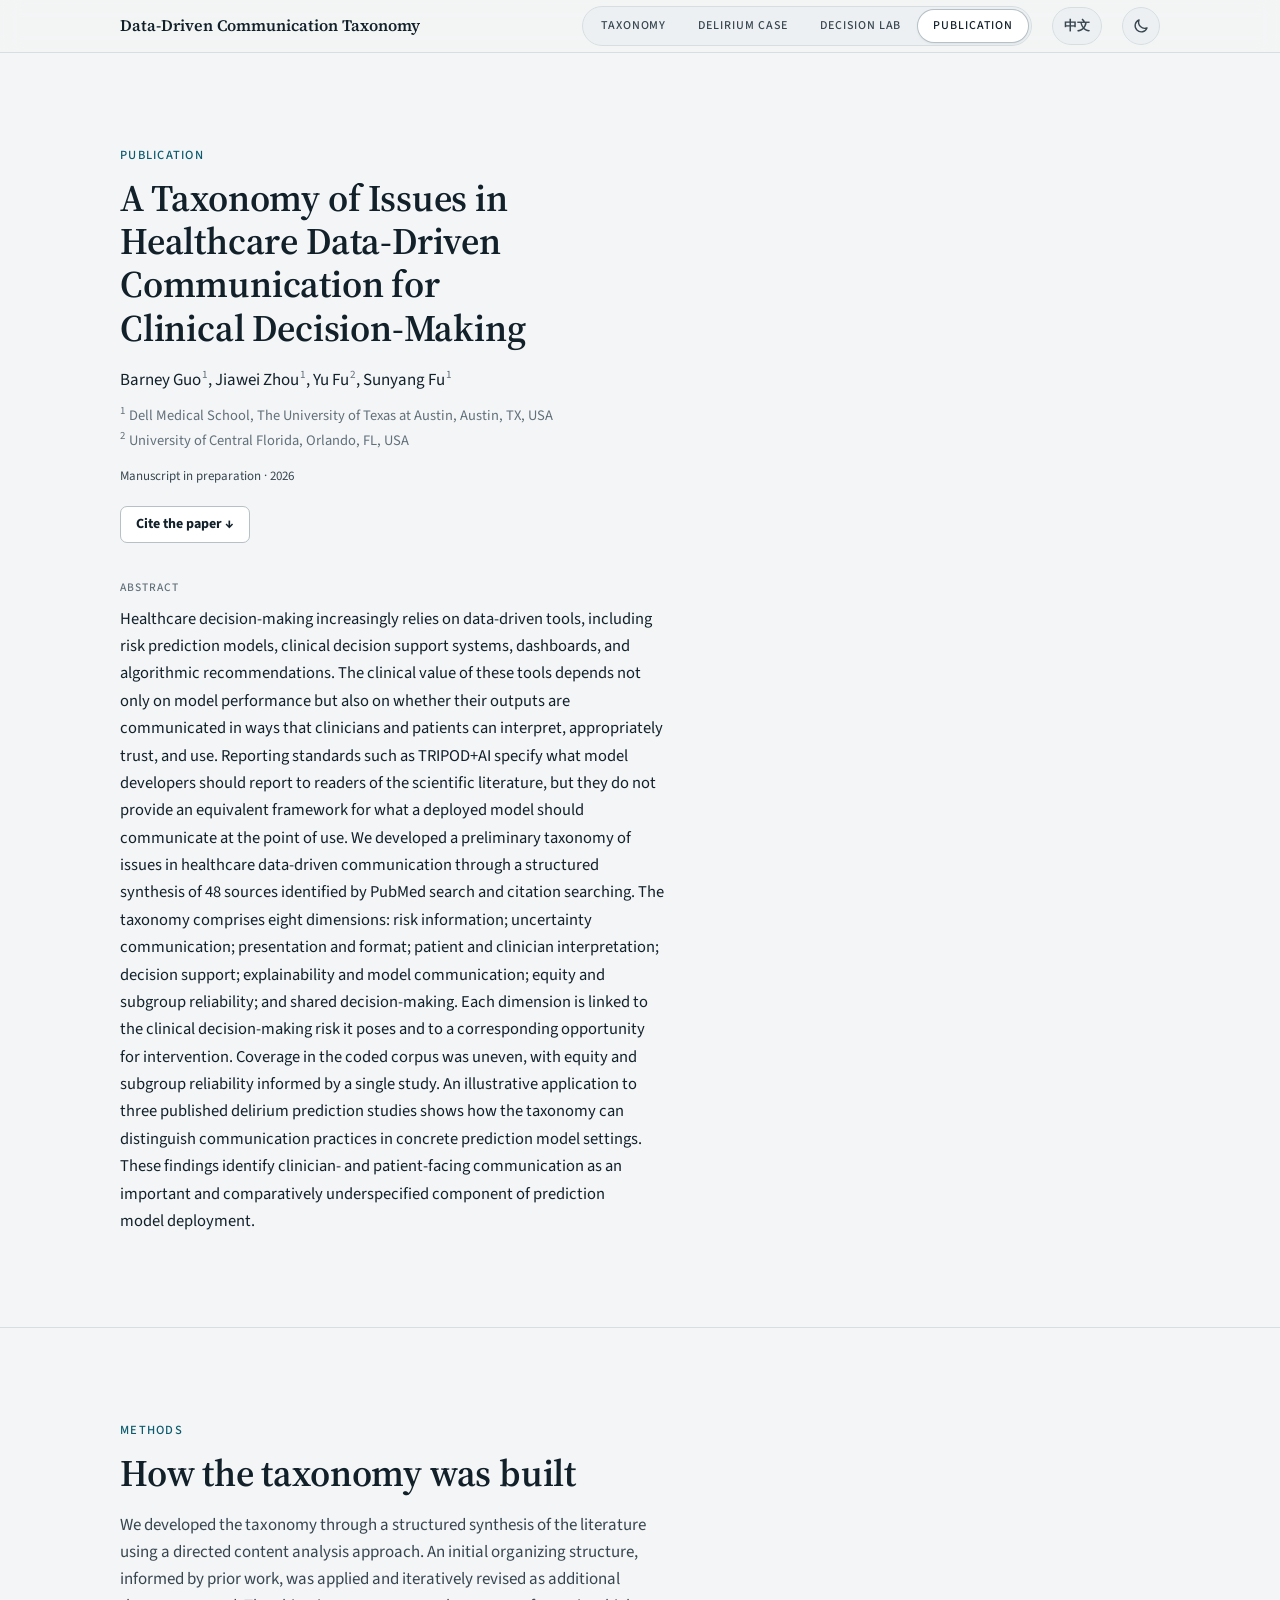
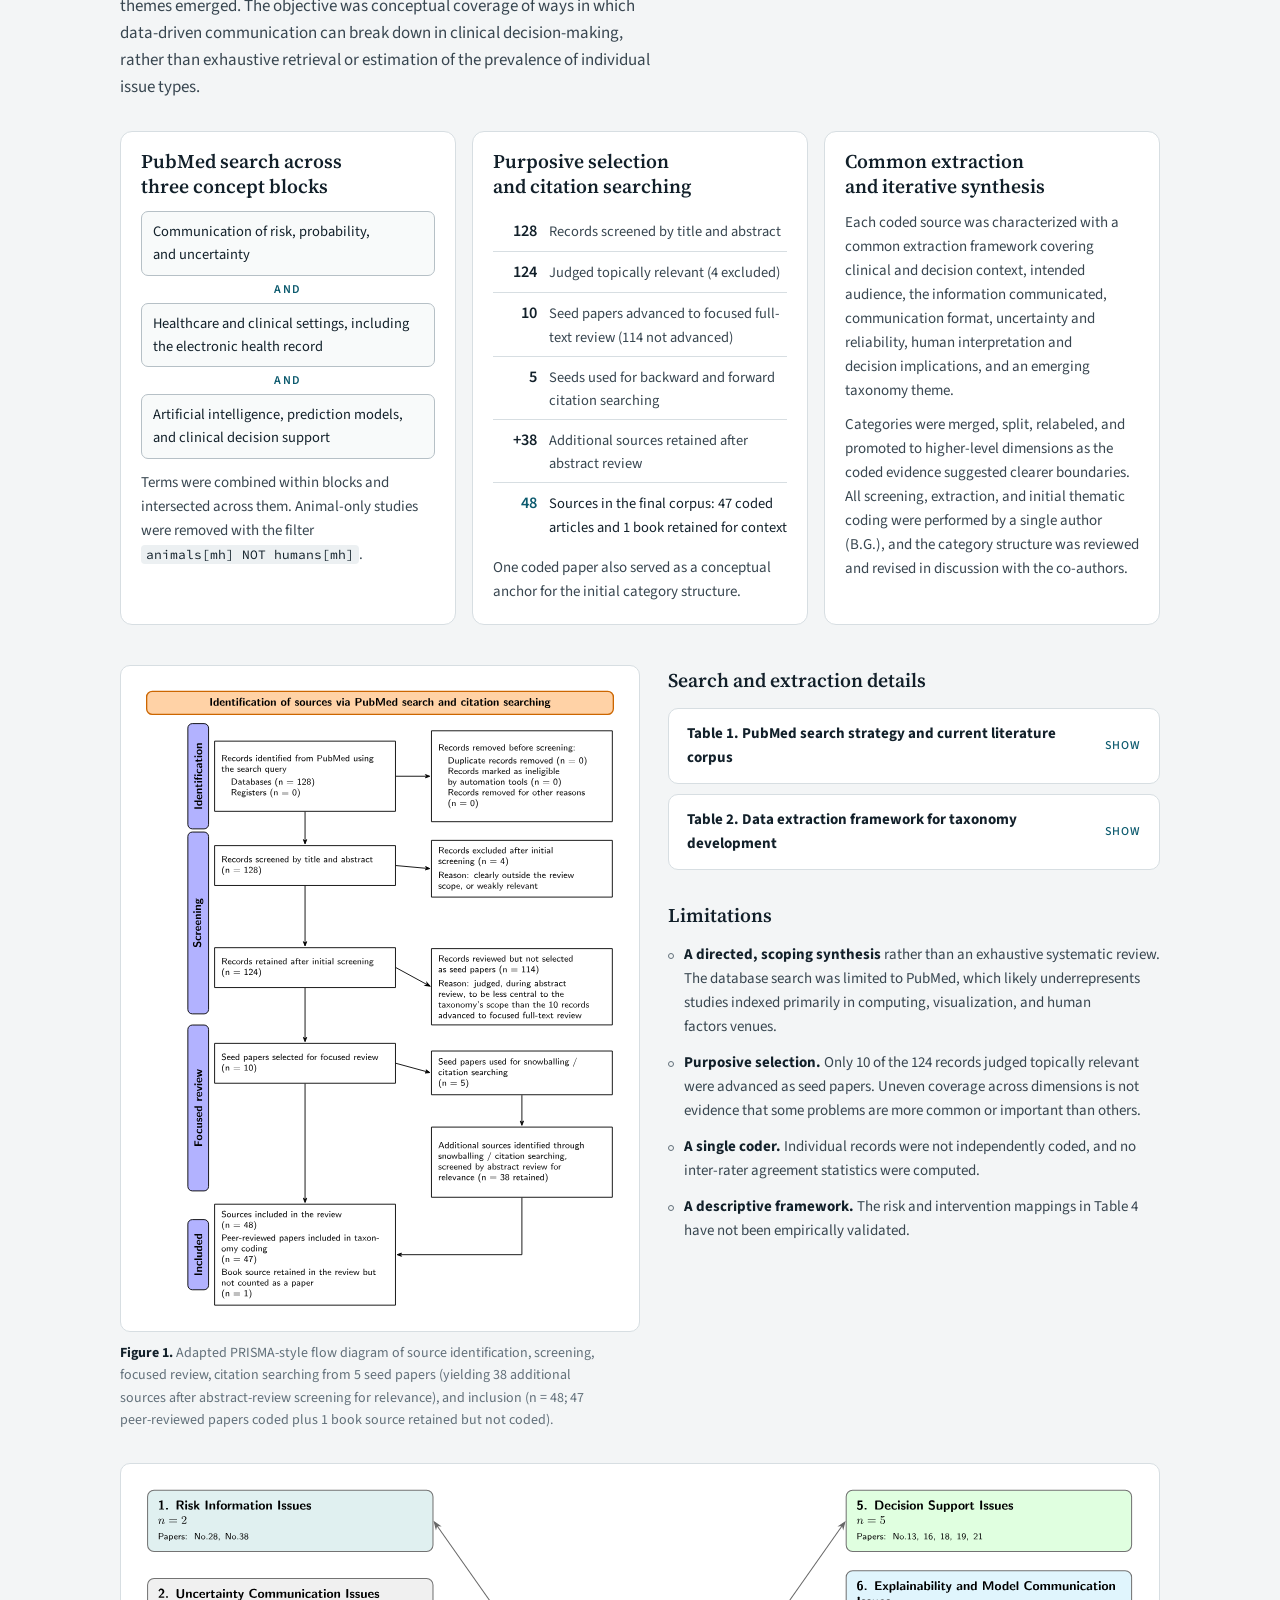
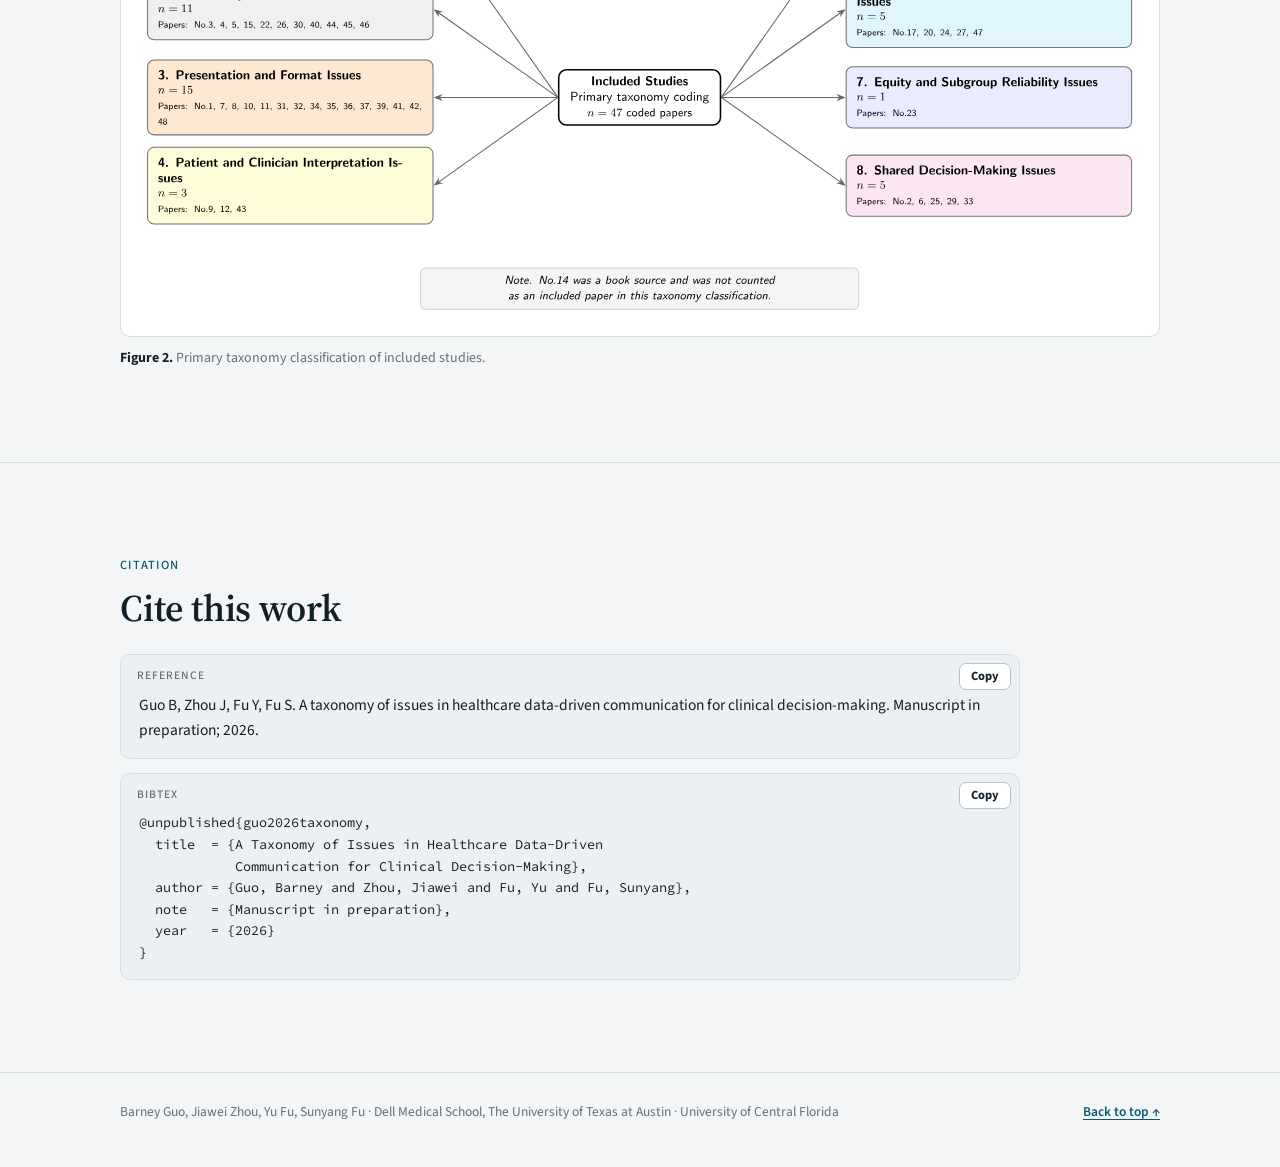
<file: taxonomy-publication.html>
<!doctype html>
<html lang="en" data-title-zh="论文 · 数据驱动沟通分类法">
<head>
<meta charset="utf-8">
<meta name="viewport" content="width=device-width, initial-scale=1">
<script>(function(d){var m=/[?&]lang=(en|zh)\b/.exec(location.search),l=m&&m[1];try{var t=localStorage.getItem('taxonomy-theme');if(t==='light'||t==='dark'){d.setAttribute('data-theme',t);}if(l){localStorage.setItem('taxonomy-lang',l);}else{l=localStorage.getItem('taxonomy-lang');}}catch(e){}if(l==='zh'){d.lang='zh-CN';}})(document.documentElement);</script>
<title>Publication · Data-Driven Communication Taxonomy</title>
<meta name="description" content="Abstract, methods, and citation for A Taxonomy of Issues in Healthcare Data-Driven Communication for Clinical Decision-Making.">
<link rel="preconnect" href="https://fonts.googleapis.com">
<link rel="preconnect" href="https://fonts.gstatic.com" crossorigin>
<link rel="stylesheet" href="https://fonts.googleapis.com/css2?family=Noto+Sans+SC:wght@400;500;600;700&family=Noto+Serif+SC:wght@400;500;600&family=Source+Code+Pro:wght@400;500;600&family=Source+Sans+3:ital,wght@0,400;0,500;0,600;0,700;1,400&family=Source+Serif+4:ital,wght@0,400;0,500;0,600;1,400;1,500&display=swap">
<link rel="stylesheet" href="taxonomy-shared.css">
</head>
<body>
<!-- Page 4 of 4 · Publication. Other pages: taxonomy.html, taxonomy-delirium.html, taxonomy-decision-lab.html. Shared files: taxonomy-shared.css, taxonomy-shared.js. -->

<header class="topbar">
  <div class="frame topbar-in">
    <a class="brand" href="taxonomy.html"><span data-l="en">Data-Driven Communication Taxonomy</span><span data-l="zh">数据驱动沟通分类法</span></a>
    <nav class="page-tabs" aria-label="Pages">
      <a class="page-tab" href="taxonomy.html"><span data-l="en">Taxonomy</span><span data-l="zh">分类法</span></a>
      <a class="page-tab" href="taxonomy-delirium.html"><span data-l="en">Delirium case</span><span data-l="zh">谵妄案例</span></a>
      <a class="page-tab" href="taxonomy-decision-lab.html"><span data-l="en">Decision lab</span><span data-l="zh">决策实验室</span></a>
      <a class="page-tab" href="taxonomy-publication.html" aria-current="page"><span data-l="en">Publication</span><span data-l="zh">论文</span></a>
    </nav>
    <button class="lang-toggle" type="button" lang="zh-CN" aria-label="Switch to Chinese">中文</button>
    <button class="theme-toggle" type="button" aria-label="Dark theme" aria-pressed="false" title="Switch to dark theme">
      <svg class="i-moon" width="18" height="18" viewBox="0 0 24 24" aria-hidden="true"><path d="M20 14.6A8.2 8.2 0 0 1 9.4 4a8.2 8.2 0 1 0 10.6 10.6Z" fill="none" stroke="currentColor" stroke-width="1.8" stroke-linejoin="round"/></svg>
      <svg class="i-sun" width="18" height="18" viewBox="0 0 24 24" aria-hidden="true"><circle cx="12" cy="12" r="4.2" fill="none" stroke="currentColor" stroke-width="1.8"/><path d="M12 2.6v2.2M12 19.2v2.2M2.6 12h2.2M19.2 12h2.2M5.4 5.4 7 7M17 17l1.6 1.6M5.4 18.6 7 17M17 7l1.6-1.6" stroke="currentColor" stroke-width="1.8" stroke-linecap="round"/></svg>
    </button>
  </div>
</header>

<main id="top">
  <section class="sec" id="paper" aria-labelledby="pub-title">
    <div class="frame">
      <p class="kicker"><span data-l="en">Publication</span><span data-l="zh">论文</span></p>
      <h1 class="pub-title" id="pub-title"><span data-l="en">A Taxonomy of Issues in Healthcare Data-Driven Communication for Clinical Decision-Making</span><span data-l="zh">面向临床决策的医疗数据驱动沟通问题分类法</span></h1>
      <p class="authors">Barney Guo<sup>1</sup>, Jiawei Zhou<sup>1</sup>, Yu Fu<sup>2</sup>, Sunyang Fu<sup>1</sup></p>
      <ul class="affils">
        <li><sup>1</sup><span data-l="en">Dell Medical School, The University of Texas at Austin, Austin, TX, USA</span><span data-l="zh">德克萨斯大学奥斯汀分校戴尔医学院，美国德克萨斯州奥斯汀</span></li>
        <li><sup>2</sup><span data-l="en">University of Central Florida, Orlando, FL, USA</span><span data-l="zh">中佛罗里达大学，美国佛罗里达州奥兰多</span></li>
      </ul>
      <p class="meta"><span data-l="en">Manuscript in preparation · 2026</span><span data-l="zh">论文准备中 · 2026</span></p>
      <div class="actions"><a class="btn" href="#cite"><span data-l="en">Cite the paper ↓</span><span data-l="zh">引用本文 ↓</span></a></div>
      <div class="abstract">
        <p class="label"><span data-l="en">Abstract</span><span data-l="zh">摘要</span></p>
        <p><span data-l="en">Healthcare decision-making increasingly relies on data-driven tools, including risk prediction models, clinical decision support systems, dashboards, and algorithmic recommendations. The clinical value of these tools depends not only on model performance but also on whether their outputs are communicated in ways that clinicians and patients can interpret, appropriately trust, and use. Reporting standards such as TRIPOD+AI specify what model developers should report to readers of the scientific literature, but they do not provide an equivalent framework for what a deployed model should communicate at the point of use. We developed a preliminary taxonomy of issues in healthcare data-driven communication through a structured synthesis of 48 sources identified by PubMed search and citation searching. The taxonomy comprises eight dimensions: risk information; uncertainty communication; presentation and format; patient and clinician interpretation; decision support; explainability and model communication; equity and subgroup reliability; and shared decision-making. Each dimension is linked to the clinical decision-making risk it poses and to a corresponding opportunity for intervention. Coverage in the coded corpus was uneven, with equity and subgroup reliability informed by a single study. An illustrative application to three published delirium prediction studies shows how the taxonomy can distinguish communication practices in concrete prediction model settings. These findings identify clinician- and patient-facing communication as an important and comparatively underspecified component of prediction model deployment.</span><span data-l="zh">医疗决策越来越依赖数据驱动的工具，包括风险预测模型、临床决策支持系统、仪表盘和算法推荐。这些工具的临床价值不仅取决于模型性能，也取决于其输出是否以临床医生和患者能够理解、恰当信任并加以使用的方式传达。TRIPOD+AI 等报告规范规定了模型开发者应向科学文献读者报告的内容，却没有为已部署的模型在使用现场应当传达什么提供相应的框架。我们通过 PubMed 检索和引文追溯找到 48 篇文献，经结构化综合，构建了一个关于医疗数据驱动沟通问题的初步分类法。该分类法包括八个维度：风险信息；不确定性沟通；呈现与格式；患者与医生的解读；决策支持；可解释性与模型沟通；公平性与亚组可靠性；医患共同决策。每个维度都对应一种临床决策风险，以及一个相应的改进机会。编码文献在各维度上的覆盖并不均衡，公平性与亚组可靠性只有一项研究支持。将分类法示例性地应用于三项已发表的谵妄预测研究，展示了它能在具体的预测模型情境中区分不同的沟通做法。这些发现表明，面向临床医生和患者的沟通是预测模型部署中重要而相对缺乏规范的一环。</span></p>
      </div>
    </div>
  </section>

  <section class="sec" id="methods" aria-labelledby="meth-title">
    <div class="frame">
      <p class="kicker"><span data-l="en">Methods</span><span data-l="zh">方法</span></p>
      <h2 id="meth-title"><span data-l="en">How the taxonomy was built</span><span data-l="zh">分类法是如何构建的</span></h2>
      <p class="lede"><span data-l="en">We developed the taxonomy through a structured synthesis of the literature using a directed content analysis approach. An initial organizing structure, informed by prior work, was applied and iteratively revised as additional themes emerged. The objective was conceptual coverage of ways in which data-driven communication can break down in clinical decision-making, rather than exhaustive retrieval or estimation of the prevalence of individual issue types.</span><span data-l="zh">我们采用定向内容分析的方法，通过对文献的结构化综合构建了这个分类法。先套用一个参考既往研究的初始框架，再随着新主题的出现不断修订。目标是从概念上覆盖数据驱动沟通在临床决策中可能出问题的方式，而不是穷尽检索，或估计各类问题的发生率。</span></p>

      <div class="mcards">
        <div class="mcard">
          <h3><span data-l="en">PubMed search across three concept blocks</span><span data-l="zh">跨三个概念组的 PubMed 检索</span></h3>
          <ul class="query">
            <li><span data-l="en">Communication of risk, probability, and uncertainty</span><span data-l="zh">风险、概率与不确定性的沟通</span></li>
            <li class="op" aria-hidden="true">AND</li>
            <li><span data-l="en">Healthcare and clinical settings, including the electronic health record</span><span data-l="zh">医疗与临床情境，包括电子健康记录</span></li>
            <li class="op" aria-hidden="true">AND</li>
            <li><span data-l="en">Artificial intelligence, prediction models, and clinical decision support</span><span data-l="zh">人工智能、预测模型与临床决策支持</span></li>
          </ul>
          <p><span data-l="en">Terms were combined within blocks and intersected across them. Animal-only studies were removed with the filter <code>animals[mh] NOT humans[mh]</code>.</span><span data-l="zh">检索词在每个概念组内合并，再在各组之间取交集。仅涉及动物的研究用过滤条件 <code>animals[mh] NOT humans[mh]</code> 排除。</span></p>
        </div>
        <div class="mcard">
          <h3><span data-l="en">Purposive selection and citation searching</span><span data-l="zh">目的性选择与引文追溯</span></h3>
          <ol class="funnel">
            <li><span class="num">128</span><span><span data-l="en">Records screened by title and abstract</span><span data-l="zh">按标题和摘要筛选的记录</span></span></li>
            <li><span class="num">124</span><span><span data-l="en">Judged topically relevant (4 excluded)</span><span data-l="zh">判定主题相关（排除 4 条）</span></span></li>
            <li><span class="num">10</span><span><span data-l="en">Seed papers advanced to focused full-text review (114 not advanced)</span><span data-l="zh">进入重点全文审阅的种子文献（114 篇未进入）</span></span></li>
            <li><span class="num">5</span><span><span data-l="en">Seeds used for backward and forward citation searching</span><span data-l="zh">用于向前和向后引文追溯的种子文献</span></span></li>
            <li><span class="num">+38</span><span><span data-l="en">Additional sources retained after abstract review</span><span data-l="zh">经摘要审阅后新增保留的文献</span></span></li>
            <li class="final"><span class="num">48</span><span><span data-l="en">Sources in the final corpus: 47 coded articles and 1 book retained for context</span><span data-l="zh">最终文献库：47 篇编码文章，另保留 1 本书作为背景</span></span></li>
          </ol>
          <p><span data-l="en">One coded paper also served as a conceptual anchor for the initial category structure.</span><span data-l="zh">其中一篇编码文献同时作为初始类别结构的概念锚点。</span></p>
        </div>
        <div class="mcard">
          <h3><span data-l="en">Common extraction and iterative synthesis</span><span data-l="zh">统一提取与迭代综合</span></h3>
          <p><span data-l="en">Each coded source was characterized with a common extraction framework covering clinical and decision context, intended audience, the information communicated, communication format, uncertainty and reliability, human interpretation and decision implications, and an emerging taxonomy theme.</span><span data-l="zh">每篇编码文献都用统一的提取框架描述，内容包括临床与决策情境、目标受众、所传达的信息、沟通形式、不确定性与可靠性、人的解读与决策含义，以及初步形成的分类主题。</span></p>
          <p><span data-l="en">Categories were merged, split, relabeled, and promoted to higher-level dimensions as the coded evidence suggested clearer boundaries. All screening, extraction, and initial thematic coding were performed by a single author (B.G.), and the category structure was reviewed and revised in discussion with the co-authors.</span><span data-l="zh">随着编码证据显示出更清晰的边界，各类别被合并、拆分、重新命名，或提升为更高层级的维度。全部筛选、提取和初步主题编码由一位作者（B.G.）完成，类别结构则在与合著者的讨论中审阅和修订。</span></p>
        </div>
      </div>

      <div class="figrow">
        <figure>
          <div class="sheet"><img src="taxonomy-figure1-prisma-flow.svg" width="428" height="558" alt="Flow diagram. 128 records identified from PubMed and screened by title and abstract; 4 excluded; 124 retained; 114 reviewed but not selected as seed papers; 10 seed papers selected for focused review; 5 used for citation searching, which identified 38 additional sources; 48 sources included, 47 peer-reviewed papers coded and 1 book retained but not counted." data-zh-alt="流程图。从 PubMed 检索到 128 条记录并按标题和摘要筛选；排除 4 条，保留 124 条；其中 114 条经审阅未被选为种子文献；10 篇种子文献进入重点审阅；其中 5 篇用于引文追溯，又找到 38 篇文献；最终纳入 48 篇，其中 47 篇同行评审论文被编码，1 本书保留但不计入。"></div>
          <figcaption><span data-l="en"><b>Figure 1.</b> Adapted PRISMA-style flow diagram of source identification, screening, focused review, citation searching from 5 seed papers (yielding 38 additional sources after abstract-review screening for relevance), and inclusion (n = 48; 47 peer-reviewed papers coded plus 1 book source retained but not coded).</span><span data-l="zh"><b>图 1.</b> 改编的 PRISMA 式流程图，展示文献识别、筛选、重点审阅、从 5 篇种子文献出发的引文追溯（经摘要审阅筛选相关性后新增 38 篇），以及最终纳入（n = 48；47 篇同行评审论文被编码，另有 1 本书保留但未编码）。图中文字为英文原图。</span></figcaption>
        </figure>
        <div class="side">
          <div class="side-block">
            <h3><span data-l="en">Search and extraction details</span><span data-l="zh">检索与提取细节</span></h3>
            <details class="full">
              <summary><span data-l="en">Table 1. PubMed search strategy and current literature corpus</span><span data-l="zh">表 1. PubMed 检索策略与当前文献库</span></summary>
              <div class="scroll">
<table class="tx"><thead><tr><th scope="col"><span data-l="en">Component</span><span data-l="zh">组成部分</span></th><th scope="col"><span data-l="en">Search or selection focus</span><span data-l="zh">检索或选择重点</span></th><th scope="col"><span data-l="en">Purpose in this review</span><span data-l="zh">在本综述中的目的</span></th></tr></thead><tbody><tr><td><span data-l="en">Primary database search</span><span data-l="zh">主要数据库检索</span></td><td><span data-l="en">PubMed search combining terms related to risk communication, probability communication, uncertainty communication, healthcare, clinical settings, electronic health records, artificial intelligence, machine learning, prediction models, and clinical decision support.</span><span data-l="zh">在 PubMed 中组合与风险沟通、概率沟通、不确定性沟通、医疗、临床情境、电子健康记录、人工智能、机器学习、预测模型和临床决策支持相关的检索词。</span></td><td><span data-l="en">To identify literature at the intersection of healthcare data-driven communication, risk and uncertainty communication, and clinical decision-making.</span><span data-l="zh">找出医疗数据驱动沟通、风险与不确定性沟通、临床决策三者交叉领域的文献。</span></td></tr><tr><td><span data-l="en">Communication concepts</span><span data-l="zh">沟通相关概念</span></td><td><span data-l="en">Risk communication; patient risk communication; communicating probabilities; probability communication; communicating numbers; communication of risk; uncertainty communication; communication of uncertainty.</span><span data-l="zh">英文检索词：Risk communication; patient risk communication; communicating probabilities; probability communication; communicating numbers; communication of risk; uncertainty communication; communication of uncertainty.</span></td><td><span data-l="en">To capture studies focused on how quantitative, probabilistic, or uncertain information is communicated to patients, clinicians, or other decision-makers.</span><span data-l="zh">纳入关注定量、概率或不确定信息如何传达给患者、医生或其他决策者的研究。</span></td></tr><tr><td><span data-l="en">Healthcare and clinical context</span><span data-l="zh">医疗与临床情境</span></td><td><span data-l="en">Healthcare; health care; medical; clinical; clinicians; electronic health records; electronic medical records; electronic patient records; EHR; EMR; EPR.</span><span data-l="zh">英文检索词：Healthcare; health care; medical; clinical; clinicians; electronic health records; electronic medical records; electronic patient records; EHR; EMR; EPR.</span></td><td><span data-l="en">To restrict the review scope to healthcare, clinical, and health information system contexts.</span><span data-l="zh">把综述范围限定在医疗、临床和健康信息系统情境中。</span></td></tr><tr><td><span data-l="en">Risk, probability, and uncertainty concepts</span><span data-l="zh">风险、概率与不确定性相关概念</span></td><td><span data-l="en">Risk; probability; uncertainty; ambiguity; numeracy; quantitative information; measurement error; confidence intervals.</span><span data-l="zh">英文检索词：Risk; probability; uncertainty; ambiguity; numeracy; quantitative information; measurement error; confidence intervals.</span></td><td><span data-l="en">To capture core concepts related to uncertainty representation, probabilistic reasoning, and interpretation of quantitative health information.</span><span data-l="zh">涵盖与不确定性表示、概率推理和定量健康信息解读相关的核心概念。</span></td></tr><tr><td><span data-l="en">AI, prediction, and decision support concepts</span><span data-l="zh">人工智能、预测与决策支持相关概念</span></td><td><span data-l="en">Artificial intelligence; AI; machine learning; deep learning; clinical prediction models; prediction models; algorithms; clinical decision support; decision support systems; risk prediction; predictive models.</span><span data-l="zh">英文检索词：Artificial intelligence; AI; machine learning; deep learning; clinical prediction models; prediction models; algorithms; clinical decision support; decision support systems; risk prediction; predictive models.</span></td><td><span data-l="en">To identify studies involving data-driven tools, predictive models, algorithmic outputs, and clinical decision support systems.</span><span data-l="zh">找出涉及数据驱动工具、预测模型、算法输出和临床决策支持系统的研究。</span></td></tr><tr><td><span data-l="en">Exclusion criterion</span><span data-l="zh">排除标准</span></td><td><span data-l="en">Animal-only studies were excluded using the PubMed filter <code>animals[mh] NOT humans[mh]</code>.</span><span data-l="zh">用 PubMed 过滤条件 <code>animals[mh] NOT humans[mh]</code> 排除仅涉及动物的研究。</span></td><td><span data-l="en">To focus the review on human healthcare and clinical decision-making contexts.</span><span data-l="zh">让综述聚焦于人类医疗和临床决策情境。</span></td></tr><tr><td><span data-l="en">Current working corpus</span><span data-l="zh">当前文献库</span></td><td><span data-l="en">The current extraction table contains 48 entries: 10 seed papers selected for focused full-text review, 5 of which were used for backward and forward citation searching (snowballing) that identified 38 additional sources after abstract-review screening for relevance. Of the 48 total sources, 47 peer-reviewed papers were included in taxonomy coding and 1 book source was retained for context but not coded; one of the 47 coded papers additionally served as a conceptual anchor for the taxonomy&#x27;s initial category structure.</span><span data-l="zh">当前的提取表共有 48 条：10 篇种子文献进入重点全文审阅，其中 5 篇用于向前和向后的引文追溯（滚雪球法），经摘要审阅筛选相关性后又找到 38 篇文献。在全部 48 篇文献中，47 篇同行评审论文纳入分类法编码，1 本书保留作为背景但未编码；47 篇编码论文中有一篇同时作为分类法初始类别结构的概念锚点。</span></td><td><span data-l="en">To support preliminary taxonomy development, literature synthesis, and identification of recurring issues in healthcare data-driven communication.</span><span data-l="zh">支持初步的分类法构建、文献综合，以及识别医疗数据驱动沟通中反复出现的问题。</span></td></tr></tbody></table>
              </div>
            </details>
            <details class="full">
              <summary><span data-l="en">Table 2. Data extraction framework for taxonomy development</span><span data-l="zh">表 2. 用于构建分类法的数据提取框架</span></summary>
              <div class="scroll">
<table class="tx"><thead><tr><th scope="col"><span data-l="en">Extraction domain</span><span data-l="zh">提取领域</span></th><th scope="col"><span data-l="en">Extracted information</span><span data-l="zh">提取的信息</span></th><th scope="col"><span data-l="en">Role in taxonomy development</span><span data-l="zh">在分类法构建中的作用</span></th></tr></thead><tbody><tr><td><span data-l="en">Bibliographic and study information</span><span data-l="zh">文献与研究信息</span></td><td><span data-l="en">Title; first author; year; journal; article type; priority level.</span><span data-l="zh">标题；第一作者；年份；期刊；文章类型；优先级。</span></td><td><span data-l="en">Documents the source, publication context, and relevance of each article in the working corpus.</span><span data-l="zh">记录文献库中每篇文章的来源、发表背景和相关性。</span></td></tr><tr><td><span data-l="en">Clinical and decision context</span><span data-l="zh">临床与决策情境</span></td><td><span data-l="en">Clinical context; decision context; target audience, including patients, clinicians, caregivers, researchers, or system designers.</span><span data-l="zh">临床情境；决策情境；目标受众，包括患者、医生、照护者、研究者或系统设计者。</span></td><td><span data-l="en">Identifies where data-driven communication occurs and whose decisions or interpretations may be affected.</span><span data-l="zh">识别数据驱动沟通发生在哪里，以及可能影响谁的决策或解读。</span></td></tr><tr><td><span data-l="en">Communicated information</span><span data-l="zh">所传达的信息</span></td><td><span data-l="en">What is being communicated, including risk estimates, probabilities, uncertainty, prediction results, model outputs, treatment outcomes, or recommendations.</span><span data-l="zh">传达的是什么，包括风险估计、概率、不确定性、预测结果、模型输出、治疗结局或建议。</span></td><td><span data-l="en">Clarifies the object of communication and helps distinguish risk communication, uncertainty communication, model communication, and decision support communication.</span><span data-l="zh">明确沟通的对象，帮助区分风险沟通、不确定性沟通、模型沟通和决策支持沟通。</span></td></tr><tr><td><span data-l="en">Communication format and approach</span><span data-l="zh">沟通形式与方法</span></td><td><span data-l="en">Format or approach, including decision aids, web-based tools, dashboards, visualizations, risk calculators, alerts, printed reports, or conceptual frameworks.</span><span data-l="zh">形式或方法，包括决策辅助工具、网页工具、仪表盘、可视化、风险计算器、警报、纸质报告或概念框架。</span></td><td><span data-l="en">Captures how information is presented and supports comparison across textual, numeric, visual, and interactive communication formats.</span><span data-l="zh">记录信息如何呈现，便于比较文字、数字、视觉和交互等不同沟通形式。</span></td></tr><tr><td><span data-l="en">Uncertainty and reliability</span><span data-l="zh">不确定性与可靠性</span></td><td><span data-l="en">Whether uncertainty is addressed; type of uncertainty; model or tool type; performance or reliability information.</span><span data-l="zh">是否涉及不确定性；不确定性的类型；模型或工具的类型；性能或可靠性信息。</span></td><td><span data-l="en">Supports identification of recurring problems related to missing uncertainty, unclear confidence, calibration, model reliability, and appropriate use conditions.</span><span data-l="zh">帮助识别与缺少不确定性、置信度不清、校准、模型可靠性和适用条件有关的常见问题。</span></td></tr><tr><td><span data-l="en">Human interpretation and decision implication</span><span data-l="zh">人的解读与决策含义</span></td><td><span data-l="en">Whether human interpretation is considered; action or decision implication; key finding.</span><span data-l="zh">是否考虑了人的解读；对行动或决策的含义；主要发现。</span></td><td><span data-l="en">Links communication issues to clinical decision-making, shared decision-making, workflow fit, trust, overtrust, undertrust, and actionability.</span><span data-l="zh">把沟通问题与临床决策、共同决策、工作流程契合度、信任、过度信任、信任不足和可操作性联系起来。</span></td></tr><tr><td><span data-l="en">Emerging taxonomy theme</span><span data-l="zh">初步形成的分类主题</span></td><td><span data-l="en">Potential theme derived from each article.</span><span data-l="zh">从每篇文章中提炼出的潜在主题。</span></td><td><span data-l="en">Provides the analytic bridge from individual papers to higher-level taxonomy dimensions and subtypes.</span><span data-l="zh">在单篇论文与更高层级的分类维度和子类型之间搭起分析的桥梁。</span></td></tr></tbody></table>
              </div>
            </details>
          </div>
          <div class="side-block">
            <h3><span data-l="en">Limitations</span><span data-l="zh">局限性</span></h3>
            <ul class="limits">
              <li><span data-l="en"><b>A directed, scoping synthesis</b> rather than an exhaustive systematic review. The database search was limited to PubMed, which likely underrepresents studies indexed primarily in computing, visualization, and human factors venues.</span><span data-l="zh"><b>这是定向的范围综合</b>，而非穷尽的系统综述。数据库检索仅限于 PubMed，可能遗漏主要收录在计算机、可视化和人因工程领域的研究。</span></li>
              <li><span data-l="en"><b>Purposive selection.</b> Only 10 of the 124 records judged topically relevant were advanced as seed papers. Uneven coverage across dimensions is not evidence that some problems are more common or important than others.</span><span data-l="zh"><b>目的性选择。</b>在判定主题相关的 124 条记录中，只有 10 篇被选为种子文献。各维度覆盖不均，并不能说明某些问题比其他问题更常见或更重要。</span></li>
              <li><span data-l="en"><b>A single coder.</b> Individual records were not independently coded, and no inter-rater agreement statistics were computed.</span><span data-l="zh"><b>单人编码。</b>记录没有经过独立的双人编码，也没有计算评分者间一致性。</span></li>
              <li><span data-l="en"><b>A descriptive framework.</b> The risk and intervention mappings in Table 4 have not been empirically validated.</span><span data-l="zh"><b>描述性框架。</b>表 4 中风险与改进方向的对应关系尚未经过实证验证。</span></li>
            </ul>
          </div>
        </div>
      </div>

      <figure class="fig2" id="fig2">
        <div class="sheet wide"><img src="taxonomy-figure2-classification.svg" width="771" height="336" alt="Diagram of the 47 coded papers by primary dimension. Risk information 2, uncertainty communication 11, presentation and format 15, patient and clinician interpretation 3, decision support 5, explainability and model communication 5, equity and subgroup reliability 1, shared decision-making 5. A note states that No. 14 was a book source and was not counted." data-zh-alt="47 篇编码论文按主维度归类的示意图：风险信息 2 篇，不确定性沟通 11 篇，呈现与格式 15 篇，患者与医生的解读 3 篇，决策支持 5 篇，可解释性与模型沟通 5 篇，公平性与亚组可靠性 1 篇，医患共同决策 5 篇。图中注明第 14 号为书籍来源，未计入。"></div>
        <figcaption><span data-l="en"><b>Figure 2.</b> Primary taxonomy classification of included studies.</span><span data-l="zh"><b>图 2.</b> 纳入研究的主维度归类。图中文字为英文原图。</span></figcaption>
      </figure>
    </div>
  </section>

  <section class="sec" id="cite" aria-labelledby="cite-title">
    <div class="frame">
      <p class="kicker"><span data-l="en">Citation</span><span data-l="zh">引用</span></p>
      <h2 id="cite-title"><span data-l="en">Cite this work</span><span data-l="zh">引用本研究</span></h2>
      <div class="cite-stack">
        <div class="codebox">
          <p class="label"><span data-l="en">Reference</span><span data-l="zh">参考文献格式</span></p>
          <p class="formatted" id="cite-ref">Guo B, Zhou J, Fu Y, Fu S. A taxonomy of issues in healthcare data-driven communication for clinical decision-making. Manuscript in preparation; 2026.</p>
          <button class="btn copy" type="button" data-copy="cite-ref"><span data-l="en">Copy</span><span data-l="zh">复制</span></button>
        </div>
        <div class="codebox">
          <p class="label">BibTeX</p>
<pre id="cite-bib">@unpublished{guo2026taxonomy,
  title  = {A Taxonomy of Issues in Healthcare Data-Driven
            Communication for Clinical Decision-Making},
  author = {Guo, Barney and Zhou, Jiawei and Fu, Yu and Fu, Sunyang},
  note   = {Manuscript in preparation},
  year   = {2026}
}</pre>
          <button class="btn copy" type="button" data-copy="cite-bib"><span data-l="en">Copy</span><span data-l="zh">复制</span></button>
        </div>
      </div>
    </div>
  </section>
</main>

<footer class="foot">
  <div class="frame">
    <span><span data-l="en">Barney Guo, Jiawei Zhou, Yu Fu, Sunyang Fu · Dell Medical School, The University of Texas at Austin · University of Central Florida</span><span data-l="zh">Barney Guo, Jiawei Zhou, Yu Fu, Sunyang Fu · 德克萨斯大学奥斯汀分校戴尔医学院 · 中佛罗里达大学</span></span>
    <a href="#top"><span data-l="en">Back to top ↑</span><span data-l="zh">回到顶部 ↑</span></a>
  </div>
</footer>

<script src="taxonomy-shared.js"></script>
</body>
</html>
</file>
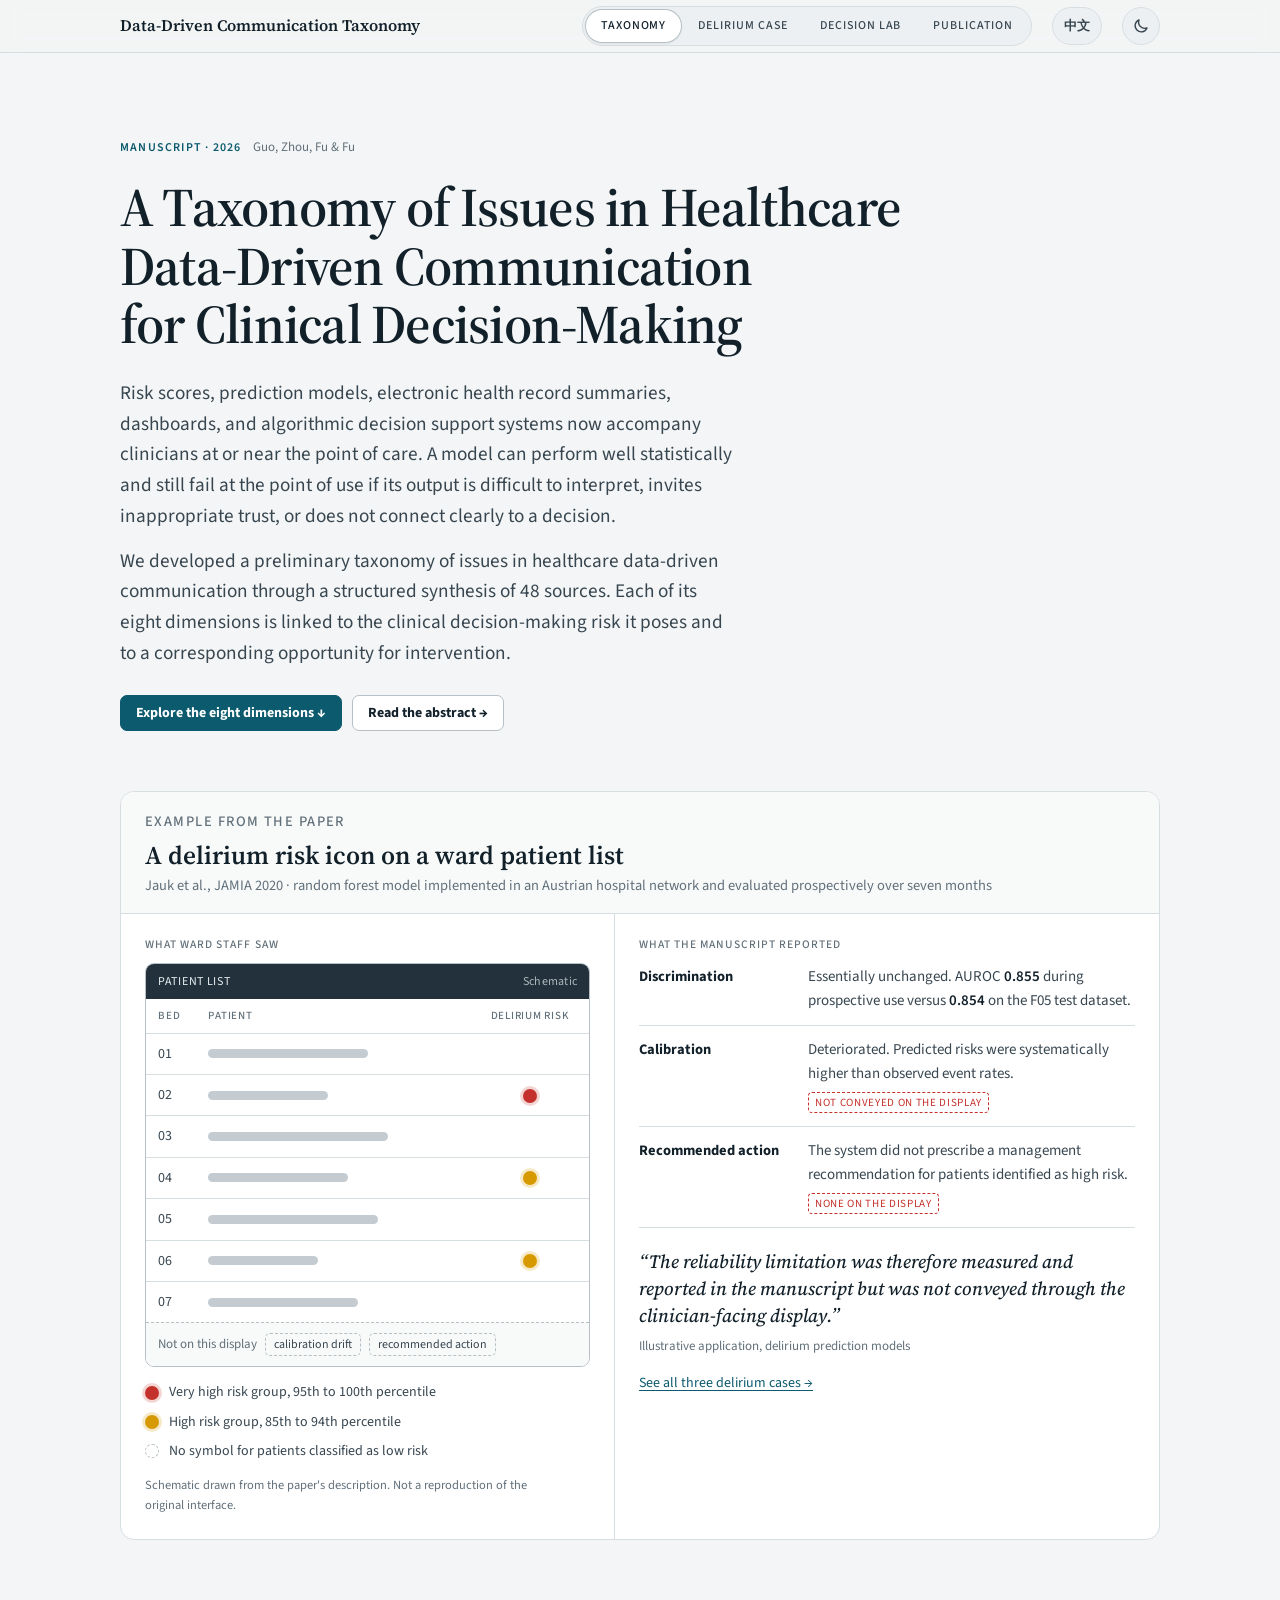
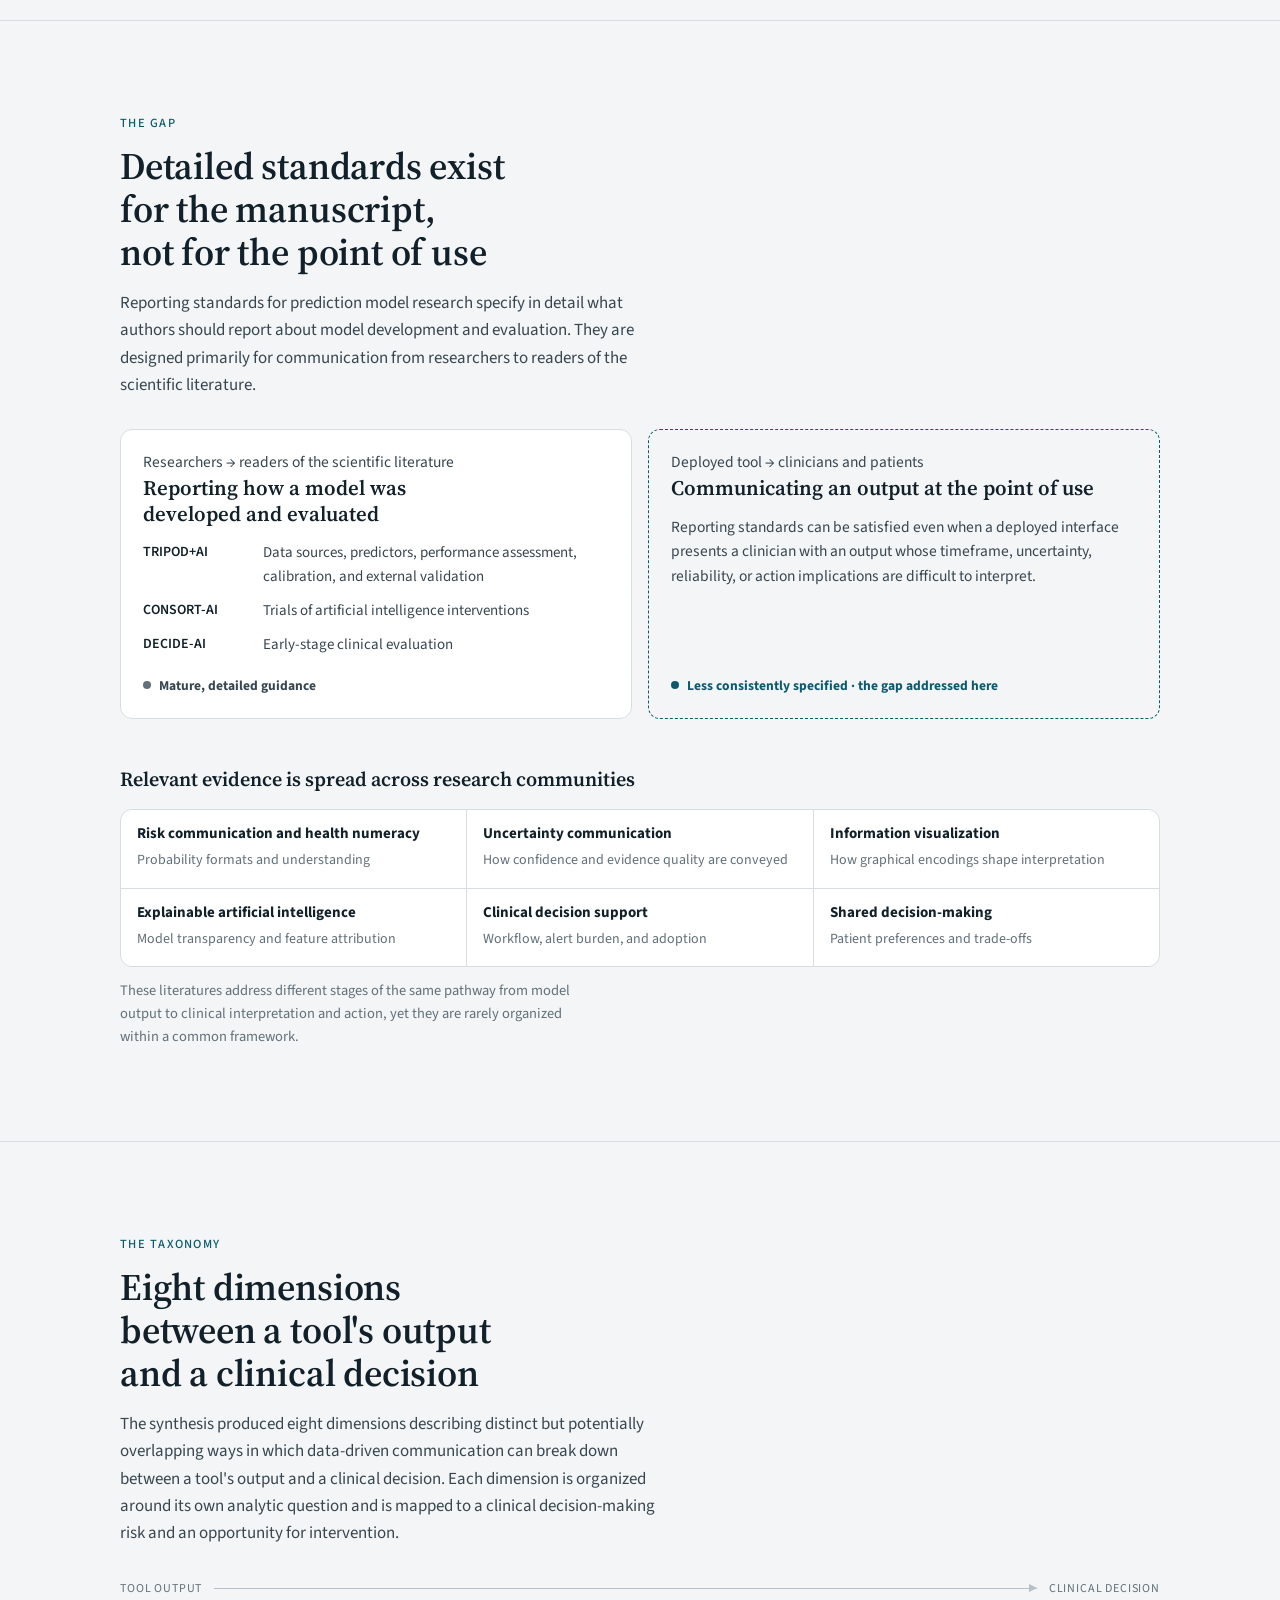
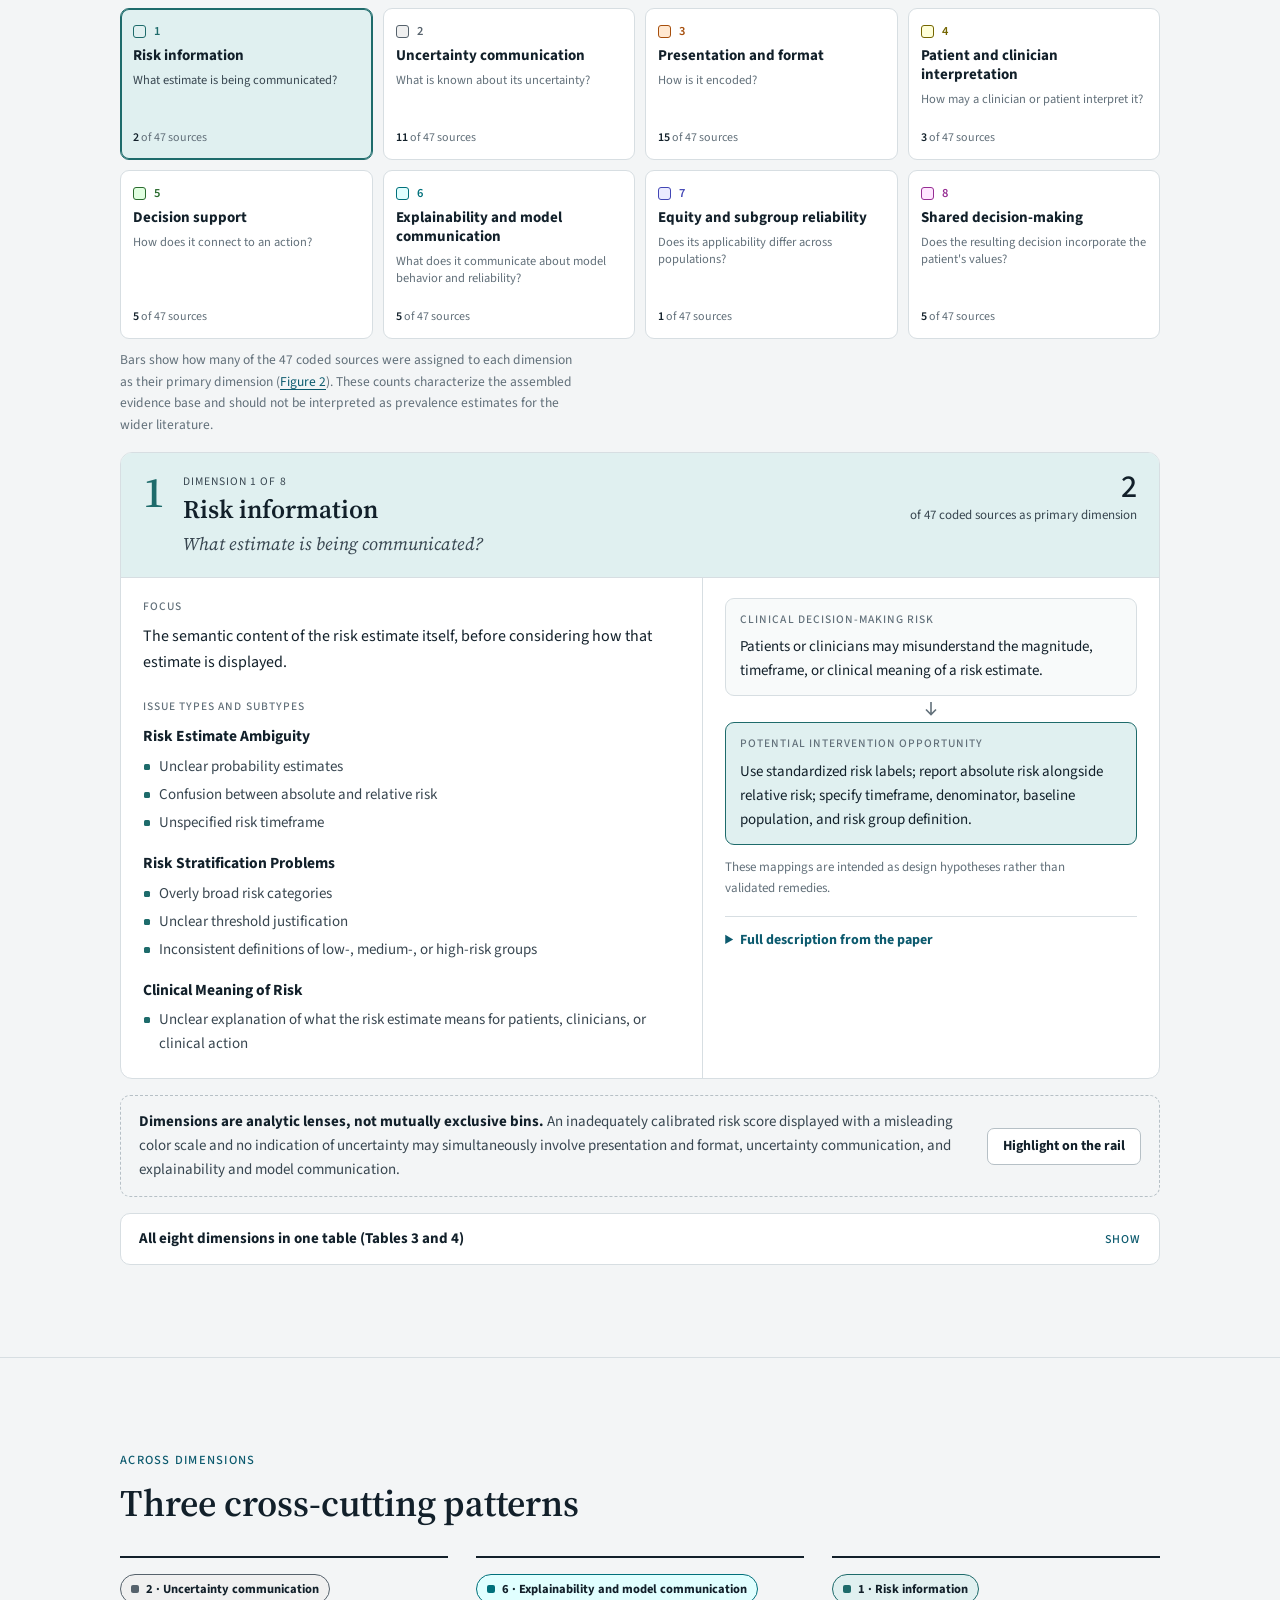
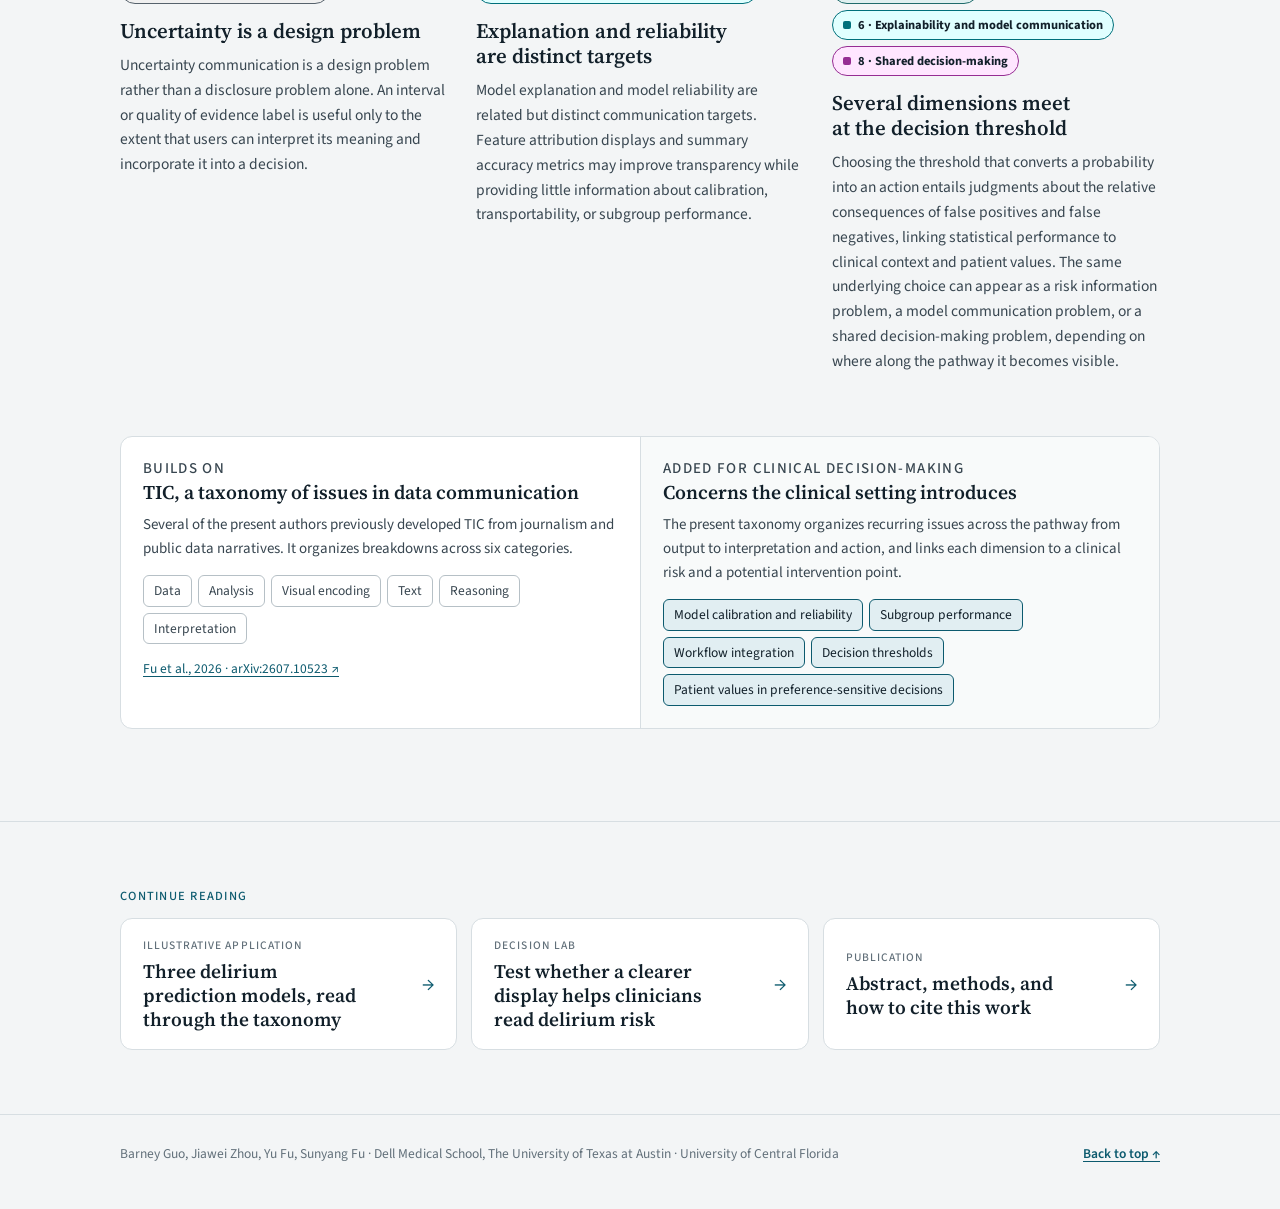
<file: taxonomy.html>
<!doctype html>
<html lang="en" data-title-zh="数据驱动沟通分类法">
<head>
<meta charset="utf-8">
<meta name="viewport" content="width=device-width, initial-scale=1">
<script>(function(d){var m=/[?&]lang=(en|zh)\b/.exec(location.search),l=m&&m[1];try{var t=localStorage.getItem('taxonomy-theme');if(t==='light'||t==='dark'){d.setAttribute('data-theme',t);}if(l){localStorage.setItem('taxonomy-lang',l);}else{l=localStorage.getItem('taxonomy-lang');}}catch(e){}if(l==='zh'){d.lang='zh-CN';}})(document.documentElement);</script>
<title>Data-Driven Communication Taxonomy</title>
<meta name="description" content="Project page for A Taxonomy of Issues in Healthcare Data-Driven Communication for Clinical Decision-Making.">
<link rel="preconnect" href="https://fonts.googleapis.com">
<link rel="preconnect" href="https://fonts.gstatic.com" crossorigin>
<link rel="stylesheet" href="https://fonts.googleapis.com/css2?family=Noto+Sans+SC:wght@400;500;600;700&family=Noto+Serif+SC:wght@400;500;600&family=Source+Code+Pro:wght@400;500;600&family=Source+Sans+3:ital,wght@0,400;0,500;0,600;0,700;1,400&family=Source+Serif+4:ital,wght@0,400;0,500;0,600;1,400;1,500&display=swap">
<link rel="stylesheet" href="taxonomy-shared.css">
</head>
<body>
<!-- Page 1 of 4 · Taxonomy. Other pages: taxonomy-delirium.html, taxonomy-decision-lab.html, taxonomy-publication.html. Shared files: taxonomy-shared.css, taxonomy-shared.js. -->

<header class="topbar">
  <div class="frame topbar-in">
    <a class="brand" href="taxonomy.html"><span data-l="en">Data-Driven Communication Taxonomy</span><span data-l="zh">数据驱动沟通分类法</span></a>
    <nav class="page-tabs" aria-label="Pages">
      <a class="page-tab" href="taxonomy.html" aria-current="page"><span data-l="en">Taxonomy</span><span data-l="zh">分类法</span></a>
      <a class="page-tab" href="taxonomy-delirium.html"><span data-l="en">Delirium case</span><span data-l="zh">谵妄案例</span></a>
      <a class="page-tab" href="taxonomy-decision-lab.html"><span data-l="en">Decision lab</span><span data-l="zh">决策实验室</span></a>
      <a class="page-tab" href="taxonomy-publication.html"><span data-l="en">Publication</span><span data-l="zh">论文</span></a>
    </nav>
    <button class="lang-toggle" type="button" lang="zh-CN" aria-label="Switch to Chinese">中文</button>
    <button class="theme-toggle" type="button" aria-label="Dark theme" aria-pressed="false" title="Switch to dark theme">
      <svg class="i-moon" width="18" height="18" viewBox="0 0 24 24" aria-hidden="true"><path d="M20 14.6A8.2 8.2 0 0 1 9.4 4a8.2 8.2 0 1 0 10.6 10.6Z" fill="none" stroke="currentColor" stroke-width="1.8" stroke-linejoin="round"/></svg>
      <svg class="i-sun" width="18" height="18" viewBox="0 0 24 24" aria-hidden="true"><circle cx="12" cy="12" r="4.2" fill="none" stroke="currentColor" stroke-width="1.8"/><path d="M12 2.6v2.2M12 19.2v2.2M2.6 12h2.2M19.2 12h2.2M5.4 5.4 7 7M17 17l1.6 1.6M5.4 18.6 7 17M17 7l1.6-1.6" stroke="currentColor" stroke-width="1.8" stroke-linecap="round"/></svg>
    </button>
  </div>
</header>

<main id="top">
  <section class="hero">
    <div class="frame">
      <p class="eyebrow"><span class="ey-status"><span data-l="en">Manuscript · 2026</span><span data-l="zh">论文稿 · 2026</span></span><span>Guo, Zhou, Fu &amp; Fu</span></p>
      <h1><span data-l="en">A Taxonomy of Issues in Healthcare Data-Driven Communication for Clinical Decision-Making</span><span data-l="zh">面向临床决策的医疗数据驱动沟通问题分类法</span></h1>
      <p class="hero-lede"><span data-l="en">Risk scores, prediction models, electronic health record summaries, dashboards, and algorithmic decision support systems now accompany clinicians at or near the point of care. A model can perform well statistically and still fail at the point of use if its output is difficult to interpret, invites inappropriate trust, or does not connect clearly to a decision.</span><span data-l="zh">风险评分、预测模型、电子健康记录摘要、仪表盘和算法决策支持系统，如今已经出现在临床医生的床旁和诊疗现场。一个模型即使统计表现良好，如果它的输出难以理解、引发不恰当的信任，或与决策之间没有清晰的联系，到了实际使用时仍可能失效。</span></p>
      <p class="hero-lede"><span data-l="en">We developed a preliminary taxonomy of issues in healthcare data-driven communication through a structured synthesis of 48 sources. Each of its eight dimensions is linked to the clinical decision-making risk it poses and to a corresponding opportunity for intervention.</span><span data-l="zh">我们通过对 48 篇文献的结构化综合，构建了一个关于医疗数据驱动沟通问题的初步分类法。它的八个维度各自对应一种临床决策风险，以及一个相应的改进机会。</span></p>
      <div class="hero-actions">
        <a class="btn primary" href="#taxonomy"><span data-l="en">Explore the eight dimensions ↓</span><span data-l="zh">查看八个维度 ↓</span></a>
        <a class="btn" href="taxonomy-publication.html"><span data-l="en">Read the abstract →</span><span data-l="zh">阅读摘要 →</span></a>
      </div>

      <article class="example" aria-labelledby="ex-title">
        <div class="example-head">
          <p class="kicker"><span data-l="en">Example from the paper</span><span data-l="zh">论文中的例子</span></p>
          <h2 id="ex-title"><span data-l="en">A delirium risk icon on a ward patient list</span><span data-l="zh">病房患者列表上的谵妄风险图标</span></h2>
          <p><span data-l="en">Jauk et al., JAMIA 2020 · random forest model implemented in an Austrian hospital network and evaluated prospectively over seven months</span><span data-l="zh">Jauk 等，JAMIA 2020 · 在奥地利一个医院网络中部署的随机森林模型，前瞻性评估了七个月</span></p>
        </div>
        <div class="example-grid">
          <div class="example-col">
            <p class="label"><span data-l="en">What ward staff saw</span><span data-l="zh">病房工作人员看到的</span></p>
            <div class="ward" role="img" aria-label="Schematic patient list. One patient has a red icon, two have yellow icons, the rest have no symbol." data-zh-label="患者列表示意图。一位患者有红色图标，两位有黄色图标，其余没有标记。">
              <div class="ward-bar"><span><span data-l="en">Patient list</span><span data-l="zh">患者列表</span></span><span><span data-l="en">Schematic</span><span data-l="zh">示意图</span></span></div>
              <table>
                <thead><tr><th><span data-l="en">Bed</span><span data-l="zh">床位</span></th><th><span data-l="en">Patient</span><span data-l="zh">患者</span></th><th><span data-l="en">Delirium risk</span><span data-l="zh">谵妄风险</span></th></tr></thead>
                <tbody>
                  <tr><td>01</td><td><span class="redact" style="--w:64%"></span></td><td></td></tr>
                  <tr><td>02</td><td><span class="redact" style="--w:48%"></span></td><td><span class="icon red"></span></td></tr>
                  <tr><td>03</td><td><span class="redact" style="--w:72%"></span></td><td></td></tr>
                  <tr><td>04</td><td><span class="redact" style="--w:56%"></span></td><td><span class="icon amber"></span></td></tr>
                  <tr><td>05</td><td><span class="redact" style="--w:68%"></span></td><td></td></tr>
                  <tr><td>06</td><td><span class="redact" style="--w:44%"></span></td><td><span class="icon amber"></span></td></tr>
                  <tr><td>07</td><td><span class="redact" style="--w:60%"></span></td><td></td></tr>
                </tbody>
              </table>
              <div class="ward-missing"><span><span data-l="en">Not on this display</span><span data-l="zh">显示中没有的</span></span><span class="ghost"><span data-l="en">calibration drift</span><span data-l="zh">校准漂移</span></span><span class="ghost"><span data-l="en">recommended action</span><span data-l="zh">建议的处理</span></span></div>
            </div>
            <ul class="legend">
              <li><span class="icon red"></span><span data-l="en">Very high risk group, 95th to 100th percentile</span><span data-l="zh">极高风险组，第 95 至 100 百分位</span></li>
              <li><span class="icon amber"></span><span data-l="en">High risk group, 85th to 94th percentile</span><span data-l="zh">高风险组，第 85 至 94 百分位</span></li>
              <li><span class="icon none"></span><span data-l="en">No symbol for patients classified as low risk</span><span data-l="zh">被判为低风险的患者不显示标记</span></li>
            </ul>
            <p class="schem-note"><span data-l="en">Schematic drawn from the paper's description. Not a reproduction of the original interface.</span><span data-l="zh">根据论文描述绘制的示意图，并非原始界面的复刻。</span></p>
          </div>
          <div class="example-col">
            <p class="label"><span data-l="en">What the manuscript reported</span><span data-l="zh">论文中报告的</span></p>
            <dl class="report">
              <div><dt><span data-l="en">Discrimination</span><span data-l="zh">区分度</span></dt><dd><span data-l="en">Essentially unchanged. AUROC <span class="num">0.855</span> during prospective use versus <span class="num">0.854</span> on the F05 test dataset.</span><span data-l="zh">基本不变。前瞻性使用期间 AUROC 为 <span class="num">0.855</span>，F05 测试数据集上为 <span class="num">0.854</span>。</span></dd></div>
              <div><dt><span data-l="en">Calibration</span><span data-l="zh">校准</span></dt><dd><span data-l="en">Deteriorated. Predicted risks were systematically higher than observed event rates.</span><span data-l="zh">变差了。预测风险系统性地高于实际观察到的发生率。</span><br><span class="flag"><span data-l="en">Not conveyed on the display</span><span data-l="zh">显示中未体现</span></span></dd></div>
              <div><dt><span data-l="en">Recommended action</span><span data-l="zh">建议的处理</span></dt><dd><span data-l="en">The system did not prescribe a management recommendation for patients identified as high risk.</span><span data-l="zh">系统没有为被识别为高风险的患者给出处理建议。</span><br><span class="flag"><span data-l="en">None on the display</span><span data-l="zh">显示中没有</span></span></dd></div>
            </dl>
            <blockquote class="pull"><span data-l="en">“The reliability limitation was therefore measured and reported in the manuscript but was not conveyed through the clinician-facing display.”</span><span data-l="zh">“可靠性方面的局限因此在论文中被测量并报告了，却没有通过面向临床医生的显示传达出来。”</span><footer><span data-l="en">Illustrative application, delirium prediction models</span><span data-l="zh">示例应用：谵妄预测模型</span></footer></blockquote>
            <p class="example-foot"><a href="taxonomy-delirium.html"><span data-l="en">See all three delirium cases →</span><span data-l="zh">查看全部三个谵妄案例 →</span></a></p>
          </div>
        </div>
      </article>
    </div>
  </section>

  <section class="sec" id="gap" aria-labelledby="gap-title">
    <div class="frame">
      <p class="kicker"><span data-l="en">The gap</span><span data-l="zh">研究空白</span></p>
      <h2 id="gap-title"><span data-l="en">Detailed standards exist for the manuscript, not for the point of use</span><span data-l="zh">论文有详细的报告规范，床旁使用却没有</span></h2>
      <p class="lede"><span data-l="en">Reporting standards for prediction model research specify in detail what authors should report about model development and evaluation. They are designed primarily for communication from researchers to readers of the scientific literature.</span><span data-l="zh">预测模型研究的报告规范详细规定了作者应当如何报告模型的开发和评估。这些规范主要服务于研究者与科学文献读者之间的沟通。</span></p>
      <div class="lanes">
        <div class="lane">
          <p class="route"><span data-l="en">Researchers → readers of the scientific literature</span><span data-l="zh">研究者 → 科学文献的读者</span></p>
          <h3><span data-l="en">Reporting how a model was developed and evaluated</span><span data-l="zh">报告模型如何开发和评估</span></h3>
          <ul class="std">
            <li><b>TRIPOD+AI</b><span><span data-l="en">Data sources, predictors, performance assessment, calibration, and external validation</span><span data-l="zh">数据来源、预测变量、性能评估、校准和外部验证</span></span></li>
            <li><b>CONSORT-AI</b><span><span data-l="en">Trials of artificial intelligence interventions</span><span data-l="zh">人工智能干预的临床试验</span></span></li>
            <li><b>DECIDE-AI</b><span><span data-l="en">Early-stage clinical evaluation</span><span data-l="zh">早期临床评估</span></span></li>
          </ul>
          <span class="status"><span data-l="en">Mature, detailed guidance</span><span data-l="zh">成熟而详细的指南</span></span>
        </div>
        <div class="lane open">
          <p class="route"><span data-l="en">Deployed tool → clinicians and patients</span><span data-l="zh">已部署的工具 → 临床医生和患者</span></p>
          <h3><span data-l="en">Communicating an output at the point of use</span><span data-l="zh">在使用现场传达输出</span></h3>
          <p><span data-l="en">Reporting standards can be satisfied even when a deployed interface presents a clinician with an output whose timeframe, uncertainty, reliability, or action implications are difficult to interpret.</span><span data-l="zh">即使已部署的界面向临床医生呈现的输出，在时间范围、不确定性、可靠性或行动含义上都难以理解，报告规范依然可能全部达标。</span></p>
          <span class="status"><span data-l="en">Less consistently specified · the gap addressed here</span><span data-l="zh">缺少一致的规定 · 本研究关注的空白</span></span>
        </div>
      </div>
      <div class="lits-wrap">
        <h3><span data-l="en">Relevant evidence is spread across research communities</span><span data-l="zh">相关证据分散在不同的研究领域</span></h3>
        <div class="lits">
          <div><b><span data-l="en">Risk communication and health numeracy</span><span data-l="zh">风险沟通与健康数字素养</span></b><span><span data-l="en">Probability formats and understanding</span><span data-l="zh">概率的呈现形式与理解</span></span></div>
          <div><b><span data-l="en">Uncertainty communication</span><span data-l="zh">不确定性沟通</span></b><span><span data-l="en">How confidence and evidence quality are conveyed</span><span data-l="zh">如何传达信心程度和证据质量</span></span></div>
          <div><b><span data-l="en">Information visualization</span><span data-l="zh">信息可视化</span></b><span><span data-l="en">How graphical encodings shape interpretation</span><span data-l="zh">图形编码如何影响理解</span></span></div>
          <div><b><span data-l="en">Explainable artificial intelligence</span><span data-l="zh">可解释人工智能</span></b><span><span data-l="en">Model transparency and feature attribution</span><span data-l="zh">模型透明度与特征归因</span></span></div>
          <div><b><span data-l="en">Clinical decision support</span><span data-l="zh">临床决策支持</span></b><span><span data-l="en">Workflow, alert burden, and adoption</span><span data-l="zh">工作流程、警报负担与采纳</span></span></div>
          <div><b><span data-l="en">Shared decision-making</span><span data-l="zh">医患共同决策</span></b><span><span data-l="en">Patient preferences and trade-offs</span><span data-l="zh">患者偏好与利弊权衡</span></span></div>
        </div>
        <p class="cap"><span data-l="en">These literatures address different stages of the same pathway from model output to clinical interpretation and action, yet they are rarely organized within a common framework.</span><span data-l="zh">这些文献讨论的是从模型输出到临床解读和行动这同一条路径的不同阶段，却很少被纳入同一个框架。</span></p>
      </div>
    </div>
  </section>

  <section class="sec" id="taxonomy" aria-labelledby="tax-title">
    <div class="frame">
      <p class="kicker"><span data-l="en">The taxonomy</span><span data-l="zh">分类法</span></p>
      <h2 id="tax-title"><span data-l="en">Eight dimensions between a tool's output and a clinical decision</span><span data-l="zh">从工具输出到临床决策之间的八个维度</span></h2>
      <p class="lede"><span data-l="en">The synthesis produced eight dimensions describing distinct but potentially overlapping ways in which data-driven communication can break down between a tool's output and a clinical decision. Each dimension is organized around its own analytic question and is mapped to a clinical decision-making risk and an opportunity for intervention.</span><span data-l="zh">综合分析得出八个维度，描述数据驱动沟通在工具输出与临床决策之间可能出问题的不同方式；这些方式各不相同，但可能相互重叠。每个维度都围绕一个分析问题展开，并对应一种临床决策风险和一个改进机会。</span></p>

      <div class="rail-ends" aria-hidden="true"><span><span data-l="en">Tool output</span><span data-l="zh">工具输出</span></span><span class="line"></span><span><span data-l="en">Clinical decision</span><span data-l="zh">临床决策</span></span></div>
      <div class="rail" role="tablist" aria-label="Taxonomy dimensions" data-zh-label="分类法的维度">
        <button class="node" role="tab" type="button" id="tab-1" aria-controls="panel-1" aria-selected="true" tabindex="0" style="--c:var(--d1);--cf:var(--d1f)" data-dim="1">
          <span class="node-top"><span class="swatch" aria-hidden="true"></span><span class="node-num">1</span></span>
          <span class="node-name"><span data-l="en">Risk information</span><span data-l="zh">风险信息</span></span>
          <span class="node-q"><span data-l="en">What estimate is being communicated?</span><span data-l="zh">传达的是什么估计？</span></span>
          <span class="node-bar" aria-hidden="true"><span style="width:13.3%"></span></span>
          <span class="node-n"><span data-l="en"><b>2</b> of 47 sources</span><span data-l="zh">47 篇中的 <b>2</b> 篇</span></span>
        </button>
        <button class="node" role="tab" type="button" id="tab-2" aria-controls="panel-2" aria-selected="false" tabindex="-1" style="--c:var(--d2);--cf:var(--d2f)" data-dim="2" data-overlap="">
          <span class="node-top"><span class="swatch" aria-hidden="true"></span><span class="node-num">2</span></span>
          <span class="node-name"><span data-l="en">Uncertainty communication</span><span data-l="zh">不确定性沟通</span></span>
          <span class="node-q"><span data-l="en">What is known about its uncertainty?</span><span data-l="zh">对它的不确定性了解多少？</span></span>
          <span class="node-bar" aria-hidden="true"><span style="width:73.3%"></span></span>
          <span class="node-n"><span data-l="en"><b>11</b> of 47 sources</span><span data-l="zh">47 篇中的 <b>11</b> 篇</span></span>
        </button>
        <button class="node" role="tab" type="button" id="tab-3" aria-controls="panel-3" aria-selected="false" tabindex="-1" style="--c:var(--d3);--cf:var(--d3f)" data-dim="3" data-overlap="">
          <span class="node-top"><span class="swatch" aria-hidden="true"></span><span class="node-num">3</span></span>
          <span class="node-name"><span data-l="en">Presentation and format</span><span data-l="zh">呈现与格式</span></span>
          <span class="node-q"><span data-l="en">How is it encoded?</span><span data-l="zh">它是如何呈现的？</span></span>
          <span class="node-bar" aria-hidden="true"><span style="width:100.0%"></span></span>
          <span class="node-n"><span data-l="en"><b>15</b> of 47 sources</span><span data-l="zh">47 篇中的 <b>15</b> 篇</span></span>
        </button>
        <button class="node" role="tab" type="button" id="tab-4" aria-controls="panel-4" aria-selected="false" tabindex="-1" style="--c:var(--d4);--cf:var(--d4f)" data-dim="4">
          <span class="node-top"><span class="swatch" aria-hidden="true"></span><span class="node-num">4</span></span>
          <span class="node-name"><span data-l="en">Patient and clinician interpretation</span><span data-l="zh">患者与医生的解读</span></span>
          <span class="node-q"><span data-l="en">How may a clinician or patient interpret it?</span><span data-l="zh">医生或患者可能会怎样理解它？</span></span>
          <span class="node-bar" aria-hidden="true"><span style="width:20.0%"></span></span>
          <span class="node-n"><span data-l="en"><b>3</b> of 47 sources</span><span data-l="zh">47 篇中的 <b>3</b> 篇</span></span>
        </button>
        <button class="node" role="tab" type="button" id="tab-5" aria-controls="panel-5" aria-selected="false" tabindex="-1" style="--c:var(--d5);--cf:var(--d5f)" data-dim="5">
          <span class="node-top"><span class="swatch" aria-hidden="true"></span><span class="node-num">5</span></span>
          <span class="node-name"><span data-l="en">Decision support</span><span data-l="zh">决策支持</span></span>
          <span class="node-q"><span data-l="en">How does it connect to an action?</span><span data-l="zh">它如何与行动衔接？</span></span>
          <span class="node-bar" aria-hidden="true"><span style="width:33.3%"></span></span>
          <span class="node-n"><span data-l="en"><b>5</b> of 47 sources</span><span data-l="zh">47 篇中的 <b>5</b> 篇</span></span>
        </button>
        <button class="node" role="tab" type="button" id="tab-6" aria-controls="panel-6" aria-selected="false" tabindex="-1" style="--c:var(--d6);--cf:var(--d6f)" data-dim="6" data-overlap="">
          <span class="node-top"><span class="swatch" aria-hidden="true"></span><span class="node-num">6</span></span>
          <span class="node-name"><span data-l="en">Explainability and model communication</span><span data-l="zh">可解释性与模型沟通</span></span>
          <span class="node-q"><span data-l="en">What does it communicate about model behavior and reliability?</span><span data-l="zh">它对模型的行为和可靠性说明了什么？</span></span>
          <span class="node-bar" aria-hidden="true"><span style="width:33.3%"></span></span>
          <span class="node-n"><span data-l="en"><b>5</b> of 47 sources</span><span data-l="zh">47 篇中的 <b>5</b> 篇</span></span>
        </button>
        <button class="node" role="tab" type="button" id="tab-7" aria-controls="panel-7" aria-selected="false" tabindex="-1" style="--c:var(--d7);--cf:var(--d7f)" data-dim="7">
          <span class="node-top"><span class="swatch" aria-hidden="true"></span><span class="node-num">7</span></span>
          <span class="node-name"><span data-l="en">Equity and subgroup reliability</span><span data-l="zh">公平性与亚组可靠性</span></span>
          <span class="node-q"><span data-l="en">Does its applicability differ across populations?</span><span data-l="zh">它在不同人群中是否同样适用？</span></span>
          <span class="node-bar" aria-hidden="true"><span style="width:6.7%"></span></span>
          <span class="node-n"><span data-l="en"><b>1</b> of 47 sources</span><span data-l="zh">47 篇中的 <b>1</b> 篇</span></span>
        </button>
        <button class="node" role="tab" type="button" id="tab-8" aria-controls="panel-8" aria-selected="false" tabindex="-1" style="--c:var(--d8);--cf:var(--d8f)" data-dim="8">
          <span class="node-top"><span class="swatch" aria-hidden="true"></span><span class="node-num">8</span></span>
          <span class="node-name"><span data-l="en">Shared decision-making</span><span data-l="zh">医患共同决策</span></span>
          <span class="node-q"><span data-l="en">Does the resulting decision incorporate the patient&#x27;s values?</span><span data-l="zh">最终决策是否考虑了患者的价值观？</span></span>
          <span class="node-bar" aria-hidden="true"><span style="width:33.3%"></span></span>
          <span class="node-n"><span data-l="en"><b>5</b> of 47 sources</span><span data-l="zh">47 篇中的 <b>5</b> 篇</span></span>
        </button>
      </div>
      <p class="count-note"><span data-l="en">Bars show how many of the 47 coded sources were assigned to each dimension as their primary dimension (<a href="taxonomy-publication.html#fig2">Figure 2</a>). These counts characterize the assembled evidence base and should not be interpreted as prevalence estimates for the wider literature.</span><span data-l="zh">条形表示 47 篇编码文献中以该维度为主维度的篇数（<a href="taxonomy-publication.html#fig2">图 2</a>）。这些数字描述的是本研究收集到的证据，不应被理解为更广泛文献中的发生率估计。</span></p>

      <section class="panel" id="panel-1" role="tabpanel" aria-labelledby="tab-1" tabindex="0" style="--c:var(--d1);--cf:var(--d1f)">
        <header class="panel-head">
          <div class="panel-num" aria-hidden="true">1</div>
          <div>
            <p class="panel-kicker"><span data-l="en">Dimension 1 of 8</span><span data-l="zh">维度 1 / 8</span></p>
            <h3><span data-l="en">Risk information</span><span data-l="zh">风险信息</span></h3>
            <p class="panel-q"><span data-l="en">What estimate is being communicated?</span><span data-l="zh">传达的是什么估计？</span></p>
          </div>
          <div class="panel-count"><span class="num">2</span><span><span data-l="en">of 47 coded sources as primary dimension</span><span data-l="zh">篇以此为主维度（共 47 篇编码文献）</span></span></div>
        </header>
        <div class="panel-body">
          <div>
            <p class="label"><span data-l="en">Focus</span><span data-l="zh">关注点</span></p>
            <p class="focus"><span data-l="en">The semantic content of the risk estimate itself, before considering how that estimate is displayed.</span><span data-l="zh">风险估计本身的语义内容，先不考虑它如何显示。</span></p>
            <p class="label"><span data-l="en">Issue types and subtypes</span><span data-l="zh">问题类型与子类型</span></p>
            <ul class="types"><li><h4><span data-l="en">Risk Estimate Ambiguity</span><span data-l="zh">风险估计含糊</span></h4><ul><li><span data-l="en">Unclear probability estimates</span><span data-l="zh">概率估计不清楚</span></li><li><span data-l="en">Confusion between absolute and relative risk</span><span data-l="zh">混淆绝对风险与相对风险</span></li><li><span data-l="en">Unspecified risk timeframe</span><span data-l="zh">未说明风险的时间范围</span></li></ul></li><li><h4><span data-l="en">Risk Stratification Problems</span><span data-l="zh">风险分层问题</span></h4><ul><li><span data-l="en">Overly broad risk categories</span><span data-l="zh">风险类别划分过宽</span></li><li><span data-l="en">Unclear threshold justification</span><span data-l="zh">阈值依据不明</span></li><li><span data-l="en">Inconsistent definitions of low-, medium-, or high-risk groups</span><span data-l="zh">低、中、高风险组的定义不一致</span></li></ul></li><li><h4><span data-l="en">Clinical Meaning of Risk</span><span data-l="zh">风险的临床含义</span></h4><ul><li><span data-l="en">Unclear explanation of what the risk estimate means for patients, clinicians, or clinical action</span><span data-l="zh">没有说清这个风险估计对患者、医生或临床行动意味着什么</span></li></ul></li></ul>
          </div>
          <div>
            <div class="map-box"><p class="label"><span data-l="en">Clinical decision-making risk</span><span data-l="zh">临床决策风险</span></p><p><span data-l="en">Patients or clinicians may misunderstand the magnitude, timeframe, or clinical meaning of a risk estimate.</span><span data-l="zh">患者或医生可能误解风险估计的大小、时间范围或临床含义。</span></p></div>
            <div class="map-arrow" aria-hidden="true"><svg width="14" height="16" viewBox="0 0 14 16"><path d="M7 1v12M2 8.5 7 13.5 12 8.5" fill="none" stroke="currentColor" stroke-width="1.6"/></svg></div>
            <div class="map-box iv"><p class="label"><span data-l="en">Potential intervention opportunity</span><span data-l="zh">潜在的改进机会</span></p><p><span data-l="en">Use standardized risk labels; report absolute risk alongside relative risk; specify timeframe, denominator, baseline population, and risk group definition.</span><span data-l="zh">使用标准化的风险标签；在相对风险旁同时报告绝对风险；写明时间范围、分母、基线人群和风险组的定义。</span></p></div>
            <p class="note"><span data-l="en">These mappings are intended as design hypotheses rather than validated remedies.</span><span data-l="zh">这些对应关系是设计假设，而不是经过验证的解决方案。</span></p>
            <details class="paper-text"><summary><span data-l="en">Full description from the paper</span><span data-l="zh">论文中的完整描述</span></summary><p><span data-l="en">The first dimension concerns the semantic content of the risk estimate itself, before considering how that estimate is displayed. Risk estimate ambiguity arises when a probability is reported without information needed to interpret it, such as whether the estimate is absolute or relative, the relevant denominator, or the time horizon. Risk stratification problems arise when categories are overly broad, when thresholds separating low-, medium-, and high-risk groups are not justified, or when category definitions are applied inconsistently. Underlying both is the clinical meaning of risk: an estimate can be technically correct yet still leave clinicians or patients uncertain about what event is being predicted, over what period, and what the estimate implies for a decision.</span><span data-l="zh">第一个维度关注风险估计本身的语义内容，先不考虑它如何显示。当报告一个概率却缺少理解它所需的信息时，例如它是绝对风险还是相对风险、对应的分母是什么、时间范围多长，就会出现风险估计含糊。当风险类别划分过宽、区分低中高风险组的阈值缺乏依据，或类别定义使用不一致时，就会出现风险分层问题。两者背后都是风险的临床含义：一个估计在技术上可能正确，却仍让医生或患者不清楚预测的是什么事件、在多长时间内，以及这个估计对决策意味着什么。</span></p></details>
          </div>
        </div>
      </section>
      <section class="panel" id="panel-2" role="tabpanel" aria-labelledby="tab-2" tabindex="0" style="--c:var(--d2);--cf:var(--d2f)" hidden>
        <header class="panel-head">
          <div class="panel-num" aria-hidden="true">2</div>
          <div>
            <p class="panel-kicker"><span data-l="en">Dimension 2 of 8</span><span data-l="zh">维度 2 / 8</span></p>
            <h3><span data-l="en">Uncertainty communication</span><span data-l="zh">不确定性沟通</span></h3>
            <p class="panel-q"><span data-l="en">What is known about its uncertainty?</span><span data-l="zh">对它的不确定性了解多少？</span></p>
          </div>
          <div class="panel-count"><span class="num">11</span><span><span data-l="en">of 47 coded sources as primary dimension</span><span data-l="zh">篇以此为主维度（共 47 篇编码文献）</span></span></div>
        </header>
        <div class="panel-body">
          <div>
            <p class="label"><span data-l="en">Focus</span><span data-l="zh">关注点</span></p>
            <p class="focus"><span data-l="en">The epistemic status of an estimate: how much uncertainty surrounds it and how that uncertainty should be interpreted.</span><span data-l="zh">估计的认知状态：它周围有多少不确定性，以及应当如何理解这种不确定性。</span></p>
            <p class="label"><span data-l="en">Issue types and subtypes</span><span data-l="zh">问题类型与子类型</span></p>
            <ul class="types"><li><h4><span data-l="en">Uncertainty Omission</span><span data-l="zh">遗漏不确定性</span></h4><ul><li><span data-l="en">Missing confidence intervals</span><span data-l="zh">缺少置信区间</span></li><li><span data-l="en">Missing prediction intervals</span><span data-l="zh">缺少预测区间</span></li><li><span data-l="en">No discussion of model uncertainty or uncertainty sources</span><span data-l="zh">没有讨论模型的不确定性或其来源</span></li></ul></li><li><h4><span data-l="en">Uncertainty Interpretation</span><span data-l="zh">不确定性的解读</span></h4><ul><li><span data-l="en">Unclear distinction between confidence, variability, prediction error, and model limitations</span><span data-l="zh">没有分清置信度、变异性、预测误差和模型局限</span></li></ul></li><li><h4><span data-l="en">Overstated Certainty</span><span data-l="zh">夸大确定性</span></h4><ul><li><span data-l="en">Risk estimates presented as more precise or definitive than the underlying evidence supports</span><span data-l="zh">风险估计被呈现得比证据所能支持的更精确或更确定</span></li></ul></li></ul>
          </div>
          <div>
            <div class="map-box"><p class="label"><span data-l="en">Clinical decision-making risk</span><span data-l="zh">临床决策风险</span></p><p><span data-l="en">Decision-makers may overtrust or undertrust predictions when confidence, variability, or model limitations are not clearly communicated.</span><span data-l="zh">当置信度、变异性或模型局限没有被清楚传达时，决策者可能过度信任或过低信任预测。</span></p></div>
            <div class="map-arrow" aria-hidden="true"><svg width="14" height="16" viewBox="0 0 14 16"><path d="M7 1v12M2 8.5 7 13.5 12 8.5" fill="none" stroke="currentColor" stroke-width="1.6"/></svg></div>
            <div class="map-box iv"><p class="label"><span data-l="en">Potential intervention opportunity</span><span data-l="zh">潜在的改进机会</span></p><p><span data-l="en">Display confidence intervals, prediction intervals, uncertainty ranges, or qualitative uncertainty cues; explain major sources of uncertainty in plain language.</span><span data-l="zh">显示置信区间、预测区间、不确定性范围或定性的不确定性提示；用通俗的语言解释不确定性的主要来源。</span></p></div>
            <p class="note"><span data-l="en">These mappings are intended as design hypotheses rather than validated remedies.</span><span data-l="zh">这些对应关系是设计假设，而不是经过验证的解决方案。</span></p>
            <details class="paper-text"><summary><span data-l="en">Full description from the paper</span><span data-l="zh">论文中的完整描述</span></summary><p><span data-l="en">The second dimension concerns the epistemic status of an estimate: how much uncertainty surrounds it and how that uncertainty should be interpreted. Uncertainty omission occurs when confidence or prediction intervals are absent or when relevant sources of model uncertainty are not communicated. Uncertainty interpretation problems arise when distinctions among sampling uncertainty, outcome variability, prediction error, and model limitations are blurred. At the opposite extreme, overstated certainty presents an estimate as more precise or definitive than the available evidence supports. The studies grouped here collectively emphasize that displaying a number without communicating its limits can invite users to infer a degree of certainty that the underlying evidence does not warrant.</span><span data-l="zh">第二个维度关注估计的认知状态：它周围有多少不确定性，以及应当如何理解这种不确定性。当缺少置信区间或预测区间，或者没有传达模型不确定性的相关来源时，就是遗漏不确定性。当抽样不确定性、结局变异、预测误差和模型局限之间的区别被模糊时，就会出现不确定性解读问题。另一个极端是夸大确定性：把一个估计呈现得比现有证据所支持的更精确或更确定。归入这一维度的研究共同强调：只显示一个数字而不交代它的局限，可能让使用者推断出证据并不支持的确定程度。</span></p></details>
          </div>
        </div>
      </section>
      <section class="panel" id="panel-3" role="tabpanel" aria-labelledby="tab-3" tabindex="0" style="--c:var(--d3);--cf:var(--d3f)" hidden>
        <header class="panel-head">
          <div class="panel-num" aria-hidden="true">3</div>
          <div>
            <p class="panel-kicker"><span data-l="en">Dimension 3 of 8</span><span data-l="zh">维度 3 / 8</span></p>
            <h3><span data-l="en">Presentation and format</span><span data-l="zh">呈现与格式</span></h3>
            <p class="panel-q"><span data-l="en">How is it encoded?</span><span data-l="zh">它是如何呈现的？</span></p>
          </div>
          <div class="panel-count"><span class="num">15</span><span><span data-l="en">of 47 coded sources as primary dimension</span><span data-l="zh">篇以此为主维度（共 47 篇编码文献）</span></span></div>
        </header>
        <div class="panel-body">
          <div>
            <p class="label"><span data-l="en">Focus</span><span data-l="zh">关注点</span></p>
            <p class="focus"><span data-l="en">How information is encoded and presented, distinct from the substantive content being communicated.</span><span data-l="zh">信息如何被编码和呈现，与所传达的实质内容相区分。</span></p>
            <p class="label"><span data-l="en">Issue types and subtypes</span><span data-l="zh">问题类型与子类型</span></p>
            <ul class="types"><li><h4><span data-l="en">Numeric Presentation</span><span data-l="zh">数字呈现</span></h4><ul><li><span data-l="en">Percentages that are difficult to interpret</span><span data-l="zh">难以理解的百分比</span></li><li><span data-l="en">Inconsistent use of fractions, natural frequencies, or absolute risks</span><span data-l="zh">分数、自然频数或绝对风险的使用不一致</span></li><li><span data-l="en">Excessive numerical precision</span><span data-l="zh">数字精度过高</span></li></ul></li><li><h4><span data-l="en">Visual Presentation</span><span data-l="zh">视觉呈现</span></h4><ul><li><span data-l="en">Misleading color scales</span><span data-l="zh">有误导性的色阶</span></li><li><span data-l="en">Unclear icon arrays</span><span data-l="zh">不清楚的图标阵列</span></li><li><span data-l="en">Poorly labeled charts, risk ladders, or visual decision aids</span><span data-l="zh">标注不清的图表、风险阶梯或视觉决策辅助工具</span></li></ul></li><li><h4><span data-l="en">Textual Explanation</span><span data-l="zh">文字说明</span></h4><ul><li><span data-l="en">Vague wording</span><span data-l="zh">措辞含糊</span></li><li><span data-l="en">Limited plain-language explanation</span><span data-l="zh">缺少通俗易懂的解释</span></li><li><span data-l="en">Unclear explanation of what the displayed information means</span><span data-l="zh">没有说清所显示信息的含义</span></li></ul></li></ul>
          </div>
          <div>
            <div class="map-box"><p class="label"><span data-l="en">Clinical decision-making risk</span><span data-l="zh">临床决策风险</span></p><p><span data-l="en">Numeric, textual, or visual formats may make risk information difficult to interpret, especially for users with different levels of numeracy or health literacy.</span><span data-l="zh">数字、文字或视觉格式可能让风险信息难以理解，对数字素养或健康素养不同的使用者尤其如此。</span></p></div>
            <div class="map-arrow" aria-hidden="true"><svg width="14" height="16" viewBox="0 0 14 16"><path d="M7 1v12M2 8.5 7 13.5 12 8.5" fill="none" stroke="currentColor" stroke-width="1.6"/></svg></div>
            <div class="map-box iv"><p class="label"><span data-l="en">Potential intervention opportunity</span><span data-l="zh">潜在的改进机会</span></p><p><span data-l="en">Use patient-centered visual aids, icon arrays, natural frequencies, plain-language explanations, and accessible visualization design principles.</span><span data-l="zh">使用以患者为中心的视觉辅助、图标阵列、自然频数和通俗的解释，并遵循无障碍的可视化设计原则。</span></p></div>
            <p class="note"><span data-l="en">These mappings are intended as design hypotheses rather than validated remedies.</span><span data-l="zh">这些对应关系是设计假设，而不是经过验证的解决方案。</span></p>
            <details class="paper-text"><summary><span data-l="en">Full description from the paper</span><span data-l="zh">论文中的完整描述</span></summary><p><span data-l="en">The third dimension concerns how information is encoded and presented, distinct from the substantive content being communicated. Numeric presentation issues include percentages that are difficult to interpret, inconsistent use of fractions, natural frequencies, and absolute risks, and unnecessary numerical precision. Visual presentation issues include misleading color scales, unclear icon arrays, and poorly labeled charts or risk ladders. Textual explanation issues include vague wording and the absence of a plain-language account of what a display means. The breadth of work in this dimension reflects an established evidence base showing that presentation format can alter comprehension and, intentionally or unintentionally, influence decisions.</span><span data-l="zh">第三个维度关注信息如何被编码和呈现，与所传达的实质内容相区分。数字呈现方面的问题包括难以理解的百分比，分数、自然频数和绝对风险的使用不一致，以及不必要的数字精度。视觉呈现方面的问题包括有误导性的色阶、不清楚的图标阵列，以及标注不清的图表或风险阶梯。文字说明方面的问题包括措辞含糊、缺少对显示含义的通俗解释。这一维度的研究数量众多，反映出一个已经成熟的证据基础：呈现格式会改变理解，并会有意或无意地影响决策。</span></p></details>
          </div>
        </div>
      </section>
      <section class="panel" id="panel-4" role="tabpanel" aria-labelledby="tab-4" tabindex="0" style="--c:var(--d4);--cf:var(--d4f)" hidden>
        <header class="panel-head">
          <div class="panel-num" aria-hidden="true">4</div>
          <div>
            <p class="panel-kicker"><span data-l="en">Dimension 4 of 8</span><span data-l="zh">维度 4 / 8</span></p>
            <h3><span data-l="en">Patient and clinician interpretation</span><span data-l="zh">患者与医生的解读</span></h3>
            <p class="panel-q"><span data-l="en">How may a clinician or patient interpret it?</span><span data-l="zh">医生或患者可能会怎样理解它？</span></p>
          </div>
          <div class="panel-count"><span class="num">3</span><span><span data-l="en">of 47 coded sources as primary dimension</span><span data-l="zh">篇以此为主维度（共 47 篇编码文献）</span></span></div>
        </header>
        <div class="panel-body">
          <div>
            <p class="label"><span data-l="en">Focus</span><span data-l="zh">关注点</span></p>
            <p class="focus"><span data-l="en">Shifts from the communication artifact to the person interpreting it.</span><span data-l="zh">视角从沟通载体转向解读它的人。</span></p>
            <p class="label"><span data-l="en">Issue types and subtypes</span><span data-l="zh">问题类型与子类型</span></p>
            <ul class="types"><li><h4><span data-l="en">Numeracy Barriers</span><span data-l="zh">数字素养障碍</span></h4><ul><li><span data-l="en">Difficulty interpreting probabilities</span><span data-l="zh">难以理解概率</span></li><li><span data-l="en">Confusion between population-level and individual-level risk</span><span data-l="zh">混淆人群层面与个体层面的风险</span></li><li><span data-l="en">Limited understanding of statistical information</span><span data-l="zh">对统计信息理解有限</span></li></ul></li><li><h4><span data-l="en">Cognitive Burden</span><span data-l="zh">认知负担</span></h4><ul><li><span data-l="en">Too much information</span><span data-l="zh">信息过多</span></li><li><span data-l="en">Complex displays</span><span data-l="zh">显示过于复杂</span></li><li><span data-l="en">Limited time for interpretation during clinical consultation</span><span data-l="zh">诊疗过程中用于解读的时间有限</span></li></ul></li><li><h4><span data-l="en">Trust and Perceived Credibility</span><span data-l="zh">信任与可信度感知</span></h4><ul><li><span data-l="en">Overtrust in model outputs</span><span data-l="zh">过度信任模型输出</span></li><li><span data-l="en">Distrust due to unclear data sources</span><span data-l="zh">因数据来源不明而不信任</span></li><li><span data-l="en">Misinterpretation of automated recommendations</span><span data-l="zh">误解自动生成的建议</span></li></ul></li></ul>
          </div>
          <div>
            <div class="map-box"><p class="label"><span data-l="en">Clinical decision-making risk</span><span data-l="zh">临床决策风险</span></p><p><span data-l="en">Users may misinterpret probabilities, confuse population-level evidence with individual-level risk, or place inappropriate trust in automated outputs.</span><span data-l="zh">使用者可能误解概率，把人群层面的证据当成个体风险，或对自动化输出给予不恰当的信任。</span></p></div>
            <div class="map-arrow" aria-hidden="true"><svg width="14" height="16" viewBox="0 0 14 16"><path d="M7 1v12M2 8.5 7 13.5 12 8.5" fill="none" stroke="currentColor" stroke-width="1.6"/></svg></div>
            <div class="map-box iv"><p class="label"><span data-l="en">Potential intervention opportunity</span><span data-l="zh">潜在的改进机会</span></p><p><span data-l="en">Provide interpretation guidance, calibration explanations, decision examples, and prompts that encourage critical review rather than passive acceptance.</span><span data-l="zh">提供解读指引、校准说明、决策示例，以及鼓励审慎检查而非被动接受的提示。</span></p></div>
            <p class="note"><span data-l="en">These mappings are intended as design hypotheses rather than validated remedies.</span><span data-l="zh">这些对应关系是设计假设，而不是经过验证的解决方案。</span></p>
            <details class="paper-text"><summary><span data-l="en">Full description from the paper</span><span data-l="zh">论文中的完整描述</span></summary><p><span data-l="en">The fourth dimension shifts from the communication artifact to the person interpreting it. Numeracy barriers include difficulty interpreting probabilities and confusion between population-level and individual-level risk. Cognitive burden arises when information volume, display complexity, or time pressure exceeds what a user can process during a clinical encounter. Trust and perceived credibility capture both directions of miscalibrated reliance: overtrusting an automated output because it appears authoritative and underusing a potentially helpful output when its source, rationale, or limitations are unclear. This dimension therefore concerns not simply whether information is available, but how users are likely to understand and respond to it.</span><span data-l="zh">第四个维度把视角从沟通载体转向解读它的人。数字素养障碍包括难以理解概率，以及混淆人群层面与个体层面的风险。当信息量、显示复杂度或时间压力超出使用者在一次诊疗中能处理的范围时，就会产生认知负担。信任与可信度感知涵盖依赖失准的两个方向：因为输出看起来权威而过度信任，或因为来源、依据或局限不清楚而没有用上一个本可能有帮助的输出。因此，这一维度关心的不只是信息是否存在，更是使用者可能如何理解和回应它。</span></p></details>
          </div>
        </div>
      </section>
      <section class="panel" id="panel-5" role="tabpanel" aria-labelledby="tab-5" tabindex="0" style="--c:var(--d5);--cf:var(--d5f)" hidden>
        <header class="panel-head">
          <div class="panel-num" aria-hidden="true">5</div>
          <div>
            <p class="panel-kicker"><span data-l="en">Dimension 5 of 8</span><span data-l="zh">维度 5 / 8</span></p>
            <h3><span data-l="en">Decision support</span><span data-l="zh">决策支持</span></h3>
            <p class="panel-q"><span data-l="en">How does it connect to an action?</span><span data-l="zh">它如何与行动衔接？</span></p>
          </div>
          <div class="panel-count"><span class="num">5</span><span><span data-l="en">of 47 coded sources as primary dimension</span><span data-l="zh">篇以此为主维度（共 47 篇编码文献）</span></span></div>
        </header>
        <div class="panel-body">
          <div>
            <p class="label"><span data-l="en">Focus</span><span data-l="zh">关注点</span></p>
            <p class="focus"><span data-l="en">The transition from information to action.</span><span data-l="zh">从信息到行动的过渡。</span></p>
            <p class="label"><span data-l="en">Issue types and subtypes</span><span data-l="zh">问题类型与子类型</span></p>
            <ul class="types"><li><h4><span data-l="en">Actionability Problems</span><span data-l="zh">可操作性问题</span></h4><ul><li><span data-l="en">No clear next step</span><span data-l="zh">没有明确的下一步</span></li><li><span data-l="en">Weak connection to treatment options</span><span data-l="zh">与治疗选择联系薄弱</span></li><li><span data-l="en">Limited guidance for clinical decision-making</span><span data-l="zh">对临床决策的指导有限</span></li></ul></li><li><h4><span data-l="en">Workflow Integration Issues</span><span data-l="zh">工作流程整合问题</span></h4><ul><li><span data-l="en">Poor timing of information delivery</span><span data-l="zh">信息推送时机不当</span></li><li><span data-l="en">Alert fatigue</span><span data-l="zh">警报疲劳</span></li><li><span data-l="en">Lack of fit with clinical encounter workflow</span><span data-l="zh">与诊疗流程不匹配</span></li></ul></li><li><h4><span data-l="en">Recommendation Communication</span><span data-l="zh">建议的传达</span></h4><ul><li><span data-l="en">Automated recommendations are not clearly linked to clinical choices, treatment options, or decision thresholds</span><span data-l="zh">自动生成的建议没有与临床选择、治疗方案或决策阈值清楚地联系起来</span></li></ul></li></ul>
          </div>
          <div>
            <div class="map-box"><p class="label"><span data-l="en">Clinical decision-making risk</span><span data-l="zh">临床决策风险</span></p><p><span data-l="en">Data-driven information may fail to support action if it is not connected to clinical choices, treatment options, or workflow timing.</span><span data-l="zh">如果数据驱动的信息没有与临床选择、治疗方案或工作流程的时机衔接，它可能无法支持行动。</span></p></div>
            <div class="map-arrow" aria-hidden="true"><svg width="14" height="16" viewBox="0 0 14 16"><path d="M7 1v12M2 8.5 7 13.5 12 8.5" fill="none" stroke="currentColor" stroke-width="1.6"/></svg></div>
            <div class="map-box iv"><p class="label"><span data-l="en">Potential intervention opportunity</span><span data-l="zh">潜在的改进机会</span></p><p><span data-l="en">Link risk information to actionable next steps; integrate recommendations into clinical workflow; reduce alert fatigue through prioritization and contextual triggering.</span><span data-l="zh">把风险信息与可操作的下一步联系起来；把建议整合进临床工作流程；通过优先级排序和情境触发来减少警报疲劳。</span></p></div>
            <p class="note"><span data-l="en">These mappings are intended as design hypotheses rather than validated remedies.</span><span data-l="zh">这些对应关系是设计假设，而不是经过验证的解决方案。</span></p>
            <details class="paper-text"><summary><span data-l="en">Full description from the paper</span><span data-l="zh">论文中的完整描述</span></summary><p><span data-l="en">The fifth dimension concerns the transition from information to action. Actionability problems arise when an output provides no clear connection to a next step or to the treatment options available in the clinical context. Workflow integration problems include poorly timed delivery, alert fatigue, and failure to fit the sequence and time constraints of the encounter. Recommendation communication problems arise when an automated recommendation is not clearly linked to the clinical choices, treatment options, or decision thresholds it is intended to inform. The defining question for this dimension is whether the communicated output can be incorporated into an actual clinical decision without creating additional ambiguity or workflow burden.</span><span data-l="zh">第五个维度关注从信息到行动的过渡。当输出与下一步、或与临床情境中可用的治疗选择之间没有清晰联系时，就会出现可操作性问题。工作流程整合问题包括推送时机不当、警报疲劳，以及与诊疗的先后顺序和时间限制不匹配。当自动生成的建议没有与它要支持的临床选择、治疗方案或决策阈值清楚地联系起来时，就会出现建议传达问题。这一维度的核心问题是：所传达的输出能否融入真实的临床决策，而不带来额外的含糊或工作负担。</span></p></details>
          </div>
        </div>
      </section>
      <section class="panel" id="panel-6" role="tabpanel" aria-labelledby="tab-6" tabindex="0" style="--c:var(--d6);--cf:var(--d6f)" hidden>
        <header class="panel-head">
          <div class="panel-num" aria-hidden="true">6</div>
          <div>
            <p class="panel-kicker"><span data-l="en">Dimension 6 of 8</span><span data-l="zh">维度 6 / 8</span></p>
            <h3><span data-l="en">Explainability and model communication</span><span data-l="zh">可解释性与模型沟通</span></h3>
            <p class="panel-q"><span data-l="en">What does it communicate about model behavior and reliability?</span><span data-l="zh">它对模型的行为和可靠性说明了什么？</span></p>
          </div>
          <div class="panel-count"><span class="num">5</span><span><span data-l="en">of 47 coded sources as primary dimension</span><span data-l="zh">篇以此为主维度（共 47 篇编码文献）</span></span></div>
        </header>
        <div class="panel-body">
          <div>
            <p class="label"><span data-l="en">Focus</span><span data-l="zh">关注点</span></p>
            <p class="focus"><span data-l="en">Communication about the model itself (its behavior, performance, and appropriate conditions of use).</span><span data-l="zh">关于模型本身的沟通（它的行为、性能和适用条件）。</span></p>
            <p class="label"><span data-l="en">Issue types and subtypes</span><span data-l="zh">问题类型与子类型</span></p>
            <ul class="types"><li><h4><span data-l="en">Explanation Misinterpretation</span><span data-l="zh">解释被误读</span></h4><ul><li><span data-l="en">Feature importance mistaken as causality</span><span data-l="zh">把特征重要性误当成因果</span></li><li><span data-l="en">Simplified explanations that hide uncertainty</span><span data-l="zh">简化的解释掩盖了不确定性</span></li><li><span data-l="en">Unclear distinction between association and causal explanation</span><span data-l="zh">没有分清关联与因果解释</span></li></ul></li><li><h4><span data-l="en">Model Performance Communication</span><span data-l="zh">模型性能的传达</span></h4><ul><li><span data-l="en">Calibration not explained</span><span data-l="zh">没有解释校准</span></li><li><span data-l="en">Accuracy metrics difficult to translate into clinical meaning</span><span data-l="zh">准确性指标难以转化为临床含义</span></li><li><span data-l="en">Unclear communication of false positives and false negatives</span><span data-l="zh">没有说清假阳性和假阴性</span></li></ul></li><li><h4><span data-l="en">Conditions for Appropriate Use</span><span data-l="zh">适用条件</span></h4><ul><li><span data-l="en">Unclear communication of when model outputs should be used, reviewed cautiously, or overridden by clinical judgment</span><span data-l="zh">没有说清模型输出何时可以使用、何时需谨慎复核、何时应由临床判断推翻</span></li></ul></li></ul>
          </div>
          <div>
            <div class="map-box"><p class="label"><span data-l="en">Clinical decision-making risk</span><span data-l="zh">临床决策风险</span></p><p><span data-l="en">Explanations may be mistaken for causal evidence, and model performance may be difficult to translate into clinical reliability.</span><span data-l="zh">解释可能被误当成因果证据，模型性能也可能难以转化为临床上的可靠性。</span></p></div>
            <div class="map-arrow" aria-hidden="true"><svg width="14" height="16" viewBox="0 0 14 16"><path d="M7 1v12M2 8.5 7 13.5 12 8.5" fill="none" stroke="currentColor" stroke-width="1.6"/></svg></div>
            <div class="map-box iv"><p class="label"><span data-l="en">Potential intervention opportunity</span><span data-l="zh">潜在的改进机会</span></p><p><span data-l="en">Use reliability-aware explanations; distinguish association from causation; communicate calibration, subgroup performance, false positives, false negatives, and appropriate use conditions.</span><span data-l="zh">使用考虑可靠性的解释；区分关联与因果；传达校准、亚组表现、假阳性、假阴性和适用条件。</span></p></div>
            <p class="note"><span data-l="en">These mappings are intended as design hypotheses rather than validated remedies.</span><span data-l="zh">这些对应关系是设计假设，而不是经过验证的解决方案。</span></p>
            <details class="paper-text"><summary><span data-l="en">Full description from the paper</span><span data-l="zh">论文中的完整描述</span></summary><p><span data-l="en">The sixth dimension concerns communication about the model itself (its behavior, performance, and appropriate conditions of use). Explanation misinterpretation occurs when feature importance is read as causation or when a simplified explanation obscures uncertainty and model limitations. Model performance communication problems arise when calibration is not explained, when performance metrics are not translated into clinically meaningful consequences, or when false positive and false negative behavior is left unclear. Conditions for appropriate use capture the absence of guidance about when an output should be relied on, interpreted cautiously, or overridden by clinical judgment. This dimension is deliberately broader than explainability: knowing why a model produced an output is not equivalent to knowing whether that output is reliable in the present setting.</span><span data-l="zh">第六个维度关注关于模型本身的沟通（它的行为、性能和适用条件）。当特征重要性被理解为因果，或简化的解释掩盖了不确定性和模型局限时，就会出现解释被误读。当没有解释校准、性能指标没有转化为有临床意义的后果，或假阳性和假阴性的情况没有说清时，就会出现模型性能传达问题。适用条件指的是缺少指引，说明何时可以依赖输出、何时需谨慎解读、何时应由临床判断推翻。这一维度有意比可解释性更宽：知道模型为什么给出某个输出，并不等于知道这个输出在当前情境下是否可靠。</span></p></details>
          </div>
        </div>
      </section>
      <section class="panel" id="panel-7" role="tabpanel" aria-labelledby="tab-7" tabindex="0" style="--c:var(--d7);--cf:var(--d7f)" hidden>
        <header class="panel-head">
          <div class="panel-num" aria-hidden="true">7</div>
          <div>
            <p class="panel-kicker"><span data-l="en">Dimension 7 of 8</span><span data-l="zh">维度 7 / 8</span></p>
            <h3><span data-l="en">Equity and subgroup reliability</span><span data-l="zh">公平性与亚组可靠性</span></h3>
            <p class="panel-q"><span data-l="en">Does its applicability differ across populations?</span><span data-l="zh">它在不同人群中是否同样适用？</span></p>
          </div>
          <div class="panel-count"><span class="num">1</span><span><span data-l="en">of 47 coded source as primary dimension</span><span data-l="zh">篇以此为主维度（共 47 篇编码文献）</span></span></div>
        </header>
        <div class="panel-body">
          <div>
            <p class="label"><span data-l="en">Focus</span><span data-l="zh">关注点</span></p>
            <p class="focus"><span data-l="en">Whether model reliability is communicated for the populations the tool is intended to serve.</span><span data-l="zh">是否针对工具要服务的人群说明了模型的可靠性。</span></p>
            <p class="label"><span data-l="en">Issue types and subtypes</span><span data-l="zh">问题类型与子类型</span></p>
            <ul class="types"><li><h4><span data-l="en">Subgroup Performance Differences</span><span data-l="zh">亚组表现差异</span></h4><ul><li><span data-l="en">Model performance may vary across patient subgroups, but subgroup-specific reliability is not clearly communicated</span><span data-l="zh">模型在不同患者亚组中的表现可能不同，但没有清楚说明各亚组的可靠性</span></li></ul></li><li><h4><span data-l="en">Data Representativeness</span><span data-l="zh">数据代表性</span></h4><ul><li><span data-l="en">Missing data, biased samples, or underrepresentation of certain populations may limit the reliability of model outputs</span><span data-l="zh">数据缺失、样本偏倚或某些人群代表性不足，可能限制模型输出的可靠性</span></li></ul></li><li><h4><span data-l="en">Equity-Sensitive Interpretation</span><span data-l="zh">关注公平的解读</span></h4><ul><li><span data-l="en">Users may not be informed when predictions should be interpreted cautiously for underrepresented or clinically distinct groups</span><span data-l="zh">当预测对代表性不足或临床特征不同的人群需要谨慎解读时，使用者可能没有被告知</span></li></ul></li></ul>
          </div>
          <div>
            <div class="map-box"><p class="label"><span data-l="en">Clinical decision-making risk</span><span data-l="zh">临床决策风险</span></p><p><span data-l="en">Model outputs may be less reliable for specific populations if subgroup performance, missing data, or representativeness limitations are not communicated.</span><span data-l="zh">如果没有传达亚组表现、数据缺失或代表性方面的局限，模型输出对特定人群可能不太可靠。</span></p></div>
            <div class="map-arrow" aria-hidden="true"><svg width="14" height="16" viewBox="0 0 14 16"><path d="M7 1v12M2 8.5 7 13.5 12 8.5" fill="none" stroke="currentColor" stroke-width="1.6"/></svg></div>
            <div class="map-box iv"><p class="label"><span data-l="en">Potential intervention opportunity</span><span data-l="zh">潜在的改进机会</span></p><p><span data-l="en">Report subgroup validation where available; flag data limitations; communicate when model outputs should be interpreted cautiously for underrepresented groups.</span><span data-l="zh">在有条件时报告亚组验证结果；标出数据局限；说明模型输出对代表性不足的人群何时需要谨慎解读。</span></p></div>
            <p class="note"><span data-l="en">These mappings are intended as design hypotheses rather than validated remedies.</span><span data-l="zh">这些对应关系是设计假设，而不是经过验证的解决方案。</span></p>
            <details class="paper-text"><summary><span data-l="en">Full description from the paper</span><span data-l="zh">论文中的完整描述</span></summary><p><span data-l="en">The seventh dimension concerns whether model reliability is communicated for the populations the tool is intended to serve. Subgroup performance differences arise when a model performs differently across patient groups but that variation is not surfaced to users. Data representativeness issues arise when missing data, biased samples, or underrepresentation of particular populations limit applicability without being made visible. Equity-sensitive interpretation concerns whether users are alerted when a prediction warrants additional caution for an underrepresented or clinically distinct group. Only one coded study primarily informed this dimension, so the category should be treated as an important analytic signpost rather than a mature evidence base within the present corpus.</span><span data-l="zh">第七个维度关注是否针对工具要服务的人群说明了模型的可靠性。当模型在不同患者群体中表现不同、而这种差异没有呈现给使用者时，就会出现亚组表现差异。当数据缺失、样本偏倚或特定人群代表性不足限制了适用性、却没有被标示出来时，就会出现数据代表性问题。关注公平的解读指的是：当某个预测对代表性不足或临床特征不同的人群需要额外谨慎时，使用者是否会得到提醒。只有一项编码研究以这一维度为主，因此在本研究的文献中，这一类别应被视为一个重要的分析路标，而非成熟的证据基础。</span></p></details>
          </div>
        </div>
      </section>
      <section class="panel" id="panel-8" role="tabpanel" aria-labelledby="tab-8" tabindex="0" style="--c:var(--d8);--cf:var(--d8f)" hidden>
        <header class="panel-head">
          <div class="panel-num" aria-hidden="true">8</div>
          <div>
            <p class="panel-kicker"><span data-l="en">Dimension 8 of 8</span><span data-l="zh">维度 8 / 8</span></p>
            <h3><span data-l="en">Shared decision-making</span><span data-l="zh">医患共同决策</span></h3>
            <p class="panel-q"><span data-l="en">Does the resulting decision incorporate the patient&#x27;s values?</span><span data-l="zh">最终决策是否考虑了患者的价值观？</span></p>
          </div>
          <div class="panel-count"><span class="num">5</span><span><span data-l="en">of 47 coded sources as primary dimension</span><span data-l="zh">篇以此为主维度（共 47 篇编码文献）</span></span></div>
        </header>
        <div class="panel-body">
          <div>
            <p class="label"><span data-l="en">Focus</span><span data-l="zh">关注点</span></p>
            <p class="focus"><span data-l="en">Whether communication supports a decision that reflects the patient&#x27;s values and preferences.</span><span data-l="zh">沟通是否支持一个反映患者价值观和偏好的决策。</span></p>
            <p class="label"><span data-l="en">Issue types and subtypes</span><span data-l="zh">问题类型与子类型</span></p>
            <ul class="types"><li><h4><span data-l="en">Patient Preference Integration</span><span data-l="zh">纳入患者偏好</span></h4><ul><li><span data-l="en">Patient preferences, goals, and values are not incorporated into the presentation or interpretation of risk information</span><span data-l="zh">风险信息的呈现或解读没有纳入患者的偏好、目标和价值观</span></li></ul></li><li><h4><span data-l="en">Trade-off Communication</span><span data-l="zh">利弊权衡的传达</span></h4><ul><li><span data-l="en">Benefits, harms, uncertainty, and treatment trade-offs are not clearly communicated to support shared decision-making</span><span data-l="zh">获益、危害、不确定性和治疗取舍没有被清楚传达，无法支持共同决策</span></li></ul></li><li><h4><span data-l="en">Clinician-Patient Discussion Support</span><span data-l="zh">医患讨论支持</span></h4><ul><li><span data-l="en">Decision aids lack prompts or structures that support meaningful discussion between clinicians and patients</span><span data-l="zh">决策辅助工具缺少能支持医患深入讨论的提示或结构</span></li></ul></li></ul>
          </div>
          <div>
            <div class="map-box"><p class="label"><span data-l="en">Clinical decision-making risk</span><span data-l="zh">临床决策风险</span></p><p><span data-l="en">Risk or uncertainty information may be presented in ways that do not support patient preferences, values, or trade-off discussions.</span><span data-l="zh">风险或不确定性信息的呈现方式，可能无法支持对患者偏好、价值观或利弊权衡的讨论。</span></p></div>
            <div class="map-arrow" aria-hidden="true"><svg width="14" height="16" viewBox="0 0 14 16"><path d="M7 1v12M2 8.5 7 13.5 12 8.5" fill="none" stroke="currentColor" stroke-width="1.6"/></svg></div>
            <div class="map-box iv"><p class="label"><span data-l="en">Potential intervention opportunity</span><span data-l="zh">潜在的改进机会</span></p><p><span data-l="en">Design decision aids that incorporate patient goals, preference-sensitive trade-offs, and clinician-patient discussion prompts.</span><span data-l="zh">设计纳入患者目标、偏好敏感的利弊权衡和医患讨论提示的决策辅助工具。</span></p></div>
            <p class="note"><span data-l="en">These mappings are intended as design hypotheses rather than validated remedies.</span><span data-l="zh">这些对应关系是设计假设，而不是经过验证的解决方案。</span></p>
            <details class="paper-text"><summary><span data-l="en">Full description from the paper</span><span data-l="zh">论文中的完整描述</span></summary><p><span data-l="en">The eighth dimension concerns whether communication supports a decision that reflects the patient&#x27;s values and preferences. Patient preference integration problems arise when goals and values are absent from how information is presented or interpreted. Trade-off communication problems arise when benefits, harms, uncertainty, and treatment trade-offs are not made sufficiently clear for a preference-sensitive choice. Clinician-patient discussion support concerns whether tools and decision aids provide prompts or structure that help clinicians and patients deliberate together. The focus is therefore not merely on understanding an output, but on whether communication enables that output to contribute appropriately to a shared decision.</span><span data-l="zh">第八个维度关注沟通是否支持一个反映患者价值观和偏好的决策。当信息的呈现或解读中缺少患者的目标和价值观时，就会出现纳入患者偏好的问题。当获益、危害、不确定性和治疗取舍不够清楚、不足以支持偏好敏感的选择时，就会出现利弊权衡传达问题。医患讨论支持指的是工具和决策辅助是否提供提示或结构，帮助医生和患者一起商议。因此，这一维度的重点不只是看懂输出，而是沟通能否让这个输出恰当地参与到共同决策中。</span></p></details>
          </div>
        </div>
      </section>

      <div class="overlap-note">
        <p><span data-l="en"><b>Dimensions are analytic lenses, not mutually exclusive bins.</b> An inadequately calibrated risk score displayed with a misleading color scale and no indication of uncertainty may simultaneously involve presentation and format, uncertainty communication, and explainability and model communication.</span><span data-l="zh"><b>维度是分析的视角，而不是互斥的分类。</b>一个校准不足、配色有误导性、又没有标出不确定性的风险评分，可能同时涉及呈现与格式、不确定性沟通，以及可解释性与模型沟通。</span></p>
        <button class="btn" id="overlapBtn" type="button" aria-pressed="false"><span data-l="en">Highlight on the rail</span><span data-l="zh">在轨道上高亮</span></button>
      </div>

      <details class="full">
        <summary><span data-l="en">All eight dimensions in one table (Tables 3 and 4)</span><span data-l="zh">八个维度汇总表（表 3 和表 4）</span></summary>
        <div class="scroll">
<table class="tx"><thead><tr><th scope="col"><span data-l="en">Dimension</span><span data-l="zh">维度</span></th><th scope="col"><span data-l="en">Issue types and subtypes (non-exhaustive)</span><span data-l="zh">问题类型与子类型（不完全列举）</span></th><th scope="col"><span data-l="en">Clinical decision-making risk</span><span data-l="zh">临床决策风险</span></th><th scope="col"><span data-l="en">Potential intervention opportunity</span><span data-l="zh">潜在的改进机会</span></th></tr></thead><tbody><tr style="--c:var(--d1);--cf:var(--d1f)"><td class="dim"><span>1</span><span data-l="en">Risk information</span><span data-l="zh">风险信息</span></td><td><span class="tn"><span data-l="en">Risk Estimate Ambiguity</span><span data-l="zh">风险估计含糊</span></span><span class="ts"><span data-l="en">Unclear probability estimates; confusion between absolute and relative risk; unspecified risk timeframe.</span><span data-l="zh">概率估计不清楚；混淆绝对风险与相对风险；未说明风险的时间范围。</span></span><span class="tn"><span data-l="en">Risk Stratification Problems</span><span data-l="zh">风险分层问题</span></span><span class="ts"><span data-l="en">Overly broad risk categories; unclear threshold justification; inconsistent definitions of low-, medium-, or high-risk groups.</span><span data-l="zh">风险类别划分过宽；阈值依据不明；低、中、高风险组的定义不一致。</span></span><span class="tn"><span data-l="en">Clinical Meaning of Risk</span><span data-l="zh">风险的临床含义</span></span><span class="ts"><span data-l="en">Unclear explanation of what the risk estimate means for patients, clinicians, or clinical action.</span><span data-l="zh">没有说清这个风险估计对患者、医生或临床行动意味着什么。</span></span></td><td><span data-l="en">Patients or clinicians may misunderstand the magnitude, timeframe, or clinical meaning of a risk estimate.</span><span data-l="zh">患者或医生可能误解风险估计的大小、时间范围或临床含义。</span></td><td><span data-l="en">Use standardized risk labels; report absolute risk alongside relative risk; specify timeframe, denominator, baseline population, and risk group definition.</span><span data-l="zh">使用标准化的风险标签；在相对风险旁同时报告绝对风险；写明时间范围、分母、基线人群和风险组的定义。</span></td></tr><tr style="--c:var(--d2);--cf:var(--d2f)"><td class="dim"><span>2</span><span data-l="en">Uncertainty communication</span><span data-l="zh">不确定性沟通</span></td><td><span class="tn"><span data-l="en">Uncertainty Omission</span><span data-l="zh">遗漏不确定性</span></span><span class="ts"><span data-l="en">Missing confidence intervals; missing prediction intervals; no discussion of model uncertainty or uncertainty sources.</span><span data-l="zh">缺少置信区间；缺少预测区间；没有讨论模型的不确定性或其来源。</span></span><span class="tn"><span data-l="en">Uncertainty Interpretation</span><span data-l="zh">不确定性的解读</span></span><span class="ts"><span data-l="en">Unclear distinction between confidence, variability, prediction error, and model limitations.</span><span data-l="zh">没有分清置信度、变异性、预测误差和模型局限。</span></span><span class="tn"><span data-l="en">Overstated Certainty</span><span data-l="zh">夸大确定性</span></span><span class="ts"><span data-l="en">Risk estimates presented as more precise or definitive than the underlying evidence supports.</span><span data-l="zh">风险估计被呈现得比证据所能支持的更精确或更确定。</span></span></td><td><span data-l="en">Decision-makers may overtrust or undertrust predictions when confidence, variability, or model limitations are not clearly communicated.</span><span data-l="zh">当置信度、变异性或模型局限没有被清楚传达时，决策者可能过度信任或过低信任预测。</span></td><td><span data-l="en">Display confidence intervals, prediction intervals, uncertainty ranges, or qualitative uncertainty cues; explain major sources of uncertainty in plain language.</span><span data-l="zh">显示置信区间、预测区间、不确定性范围或定性的不确定性提示；用通俗的语言解释不确定性的主要来源。</span></td></tr><tr style="--c:var(--d3);--cf:var(--d3f)"><td class="dim"><span>3</span><span data-l="en">Presentation and format</span><span data-l="zh">呈现与格式</span></td><td><span class="tn"><span data-l="en">Numeric Presentation</span><span data-l="zh">数字呈现</span></span><span class="ts"><span data-l="en">Percentages that are difficult to interpret; inconsistent use of fractions, natural frequencies, or absolute risks; excessive numerical precision.</span><span data-l="zh">难以理解的百分比；分数、自然频数或绝对风险的使用不一致；数字精度过高。</span></span><span class="tn"><span data-l="en">Visual Presentation</span><span data-l="zh">视觉呈现</span></span><span class="ts"><span data-l="en">Misleading color scales; unclear icon arrays; poorly labeled charts, risk ladders, or visual decision aids.</span><span data-l="zh">有误导性的色阶；不清楚的图标阵列；标注不清的图表、风险阶梯或视觉决策辅助工具。</span></span><span class="tn"><span data-l="en">Textual Explanation</span><span data-l="zh">文字说明</span></span><span class="ts"><span data-l="en">Vague wording; limited plain-language explanation; unclear explanation of what the displayed information means.</span><span data-l="zh">措辞含糊；缺少通俗易懂的解释；没有说清所显示信息的含义。</span></span></td><td><span data-l="en">Numeric, textual, or visual formats may make risk information difficult to interpret, especially for users with different levels of numeracy or health literacy.</span><span data-l="zh">数字、文字或视觉格式可能让风险信息难以理解，对数字素养或健康素养不同的使用者尤其如此。</span></td><td><span data-l="en">Use patient-centered visual aids, icon arrays, natural frequencies, plain-language explanations, and accessible visualization design principles.</span><span data-l="zh">使用以患者为中心的视觉辅助、图标阵列、自然频数和通俗的解释，并遵循无障碍的可视化设计原则。</span></td></tr><tr style="--c:var(--d4);--cf:var(--d4f)"><td class="dim"><span>4</span><span data-l="en">Patient and clinician interpretation</span><span data-l="zh">患者与医生的解读</span></td><td><span class="tn"><span data-l="en">Numeracy Barriers</span><span data-l="zh">数字素养障碍</span></span><span class="ts"><span data-l="en">Difficulty interpreting probabilities; confusion between population-level and individual-level risk; limited understanding of statistical information.</span><span data-l="zh">难以理解概率；混淆人群层面与个体层面的风险；对统计信息理解有限。</span></span><span class="tn"><span data-l="en">Cognitive Burden</span><span data-l="zh">认知负担</span></span><span class="ts"><span data-l="en">Too much information; complex displays; limited time for interpretation during clinical consultation.</span><span data-l="zh">信息过多；显示过于复杂；诊疗过程中用于解读的时间有限。</span></span><span class="tn"><span data-l="en">Trust and Perceived Credibility</span><span data-l="zh">信任与可信度感知</span></span><span class="ts"><span data-l="en">Overtrust in model outputs; distrust due to unclear data sources; misinterpretation of automated recommendations.</span><span data-l="zh">过度信任模型输出；因数据来源不明而不信任；误解自动生成的建议。</span></span></td><td><span data-l="en">Users may misinterpret probabilities, confuse population-level evidence with individual-level risk, or place inappropriate trust in automated outputs.</span><span data-l="zh">使用者可能误解概率，把人群层面的证据当成个体风险，或对自动化输出给予不恰当的信任。</span></td><td><span data-l="en">Provide interpretation guidance, calibration explanations, decision examples, and prompts that encourage critical review rather than passive acceptance.</span><span data-l="zh">提供解读指引、校准说明、决策示例，以及鼓励审慎检查而非被动接受的提示。</span></td></tr><tr style="--c:var(--d5);--cf:var(--d5f)"><td class="dim"><span>5</span><span data-l="en">Decision support</span><span data-l="zh">决策支持</span></td><td><span class="tn"><span data-l="en">Actionability Problems</span><span data-l="zh">可操作性问题</span></span><span class="ts"><span data-l="en">No clear next step; weak connection to treatment options; limited guidance for clinical decision-making.</span><span data-l="zh">没有明确的下一步；与治疗选择联系薄弱；对临床决策的指导有限。</span></span><span class="tn"><span data-l="en">Workflow Integration Issues</span><span data-l="zh">工作流程整合问题</span></span><span class="ts"><span data-l="en">Poor timing of information delivery; alert fatigue; lack of fit with clinical encounter workflow.</span><span data-l="zh">信息推送时机不当；警报疲劳；与诊疗流程不匹配。</span></span><span class="tn"><span data-l="en">Recommendation Communication</span><span data-l="zh">建议的传达</span></span><span class="ts"><span data-l="en">Automated recommendations are not clearly linked to clinical choices, treatment options, or decision thresholds.</span><span data-l="zh">自动生成的建议没有与临床选择、治疗方案或决策阈值清楚地联系起来。</span></span></td><td><span data-l="en">Data-driven information may fail to support action if it is not connected to clinical choices, treatment options, or workflow timing.</span><span data-l="zh">如果数据驱动的信息没有与临床选择、治疗方案或工作流程的时机衔接，它可能无法支持行动。</span></td><td><span data-l="en">Link risk information to actionable next steps; integrate recommendations into clinical workflow; reduce alert fatigue through prioritization and contextual triggering.</span><span data-l="zh">把风险信息与可操作的下一步联系起来；把建议整合进临床工作流程；通过优先级排序和情境触发来减少警报疲劳。</span></td></tr><tr style="--c:var(--d6);--cf:var(--d6f)"><td class="dim"><span>6</span><span data-l="en">Explainability and model communication</span><span data-l="zh">可解释性与模型沟通</span></td><td><span class="tn"><span data-l="en">Explanation Misinterpretation</span><span data-l="zh">解释被误读</span></span><span class="ts"><span data-l="en">Feature importance mistaken as causality; simplified explanations that hide uncertainty; unclear distinction between association and causal explanation.</span><span data-l="zh">把特征重要性误当成因果；简化的解释掩盖了不确定性；没有分清关联与因果解释。</span></span><span class="tn"><span data-l="en">Model Performance Communication</span><span data-l="zh">模型性能的传达</span></span><span class="ts"><span data-l="en">Calibration not explained; accuracy metrics difficult to translate into clinical meaning; unclear communication of false positives and false negatives.</span><span data-l="zh">没有解释校准；准确性指标难以转化为临床含义；没有说清假阳性和假阴性。</span></span><span class="tn"><span data-l="en">Conditions for Appropriate Use</span><span data-l="zh">适用条件</span></span><span class="ts"><span data-l="en">Unclear communication of when model outputs should be used, reviewed cautiously, or overridden by clinical judgment.</span><span data-l="zh">没有说清模型输出何时可以使用、何时需谨慎复核、何时应由临床判断推翻。</span></span></td><td><span data-l="en">Explanations may be mistaken for causal evidence, and model performance may be difficult to translate into clinical reliability.</span><span data-l="zh">解释可能被误当成因果证据，模型性能也可能难以转化为临床上的可靠性。</span></td><td><span data-l="en">Use reliability-aware explanations; distinguish association from causation; communicate calibration, subgroup performance, false positives, false negatives, and appropriate use conditions.</span><span data-l="zh">使用考虑可靠性的解释；区分关联与因果；传达校准、亚组表现、假阳性、假阴性和适用条件。</span></td></tr><tr style="--c:var(--d7);--cf:var(--d7f)"><td class="dim"><span>7</span><span data-l="en">Equity and subgroup reliability</span><span data-l="zh">公平性与亚组可靠性</span></td><td><span class="tn"><span data-l="en">Subgroup Performance Differences</span><span data-l="zh">亚组表现差异</span></span><span class="ts"><span data-l="en">Model performance may vary across patient subgroups, but subgroup-specific reliability is not clearly communicated.</span><span data-l="zh">模型在不同患者亚组中的表现可能不同，但没有清楚说明各亚组的可靠性。</span></span><span class="tn"><span data-l="en">Data Representativeness</span><span data-l="zh">数据代表性</span></span><span class="ts"><span data-l="en">Missing data, biased samples, or underrepresentation of certain populations may limit the reliability of model outputs.</span><span data-l="zh">数据缺失、样本偏倚或某些人群代表性不足，可能限制模型输出的可靠性。</span></span><span class="tn"><span data-l="en">Equity-Sensitive Interpretation</span><span data-l="zh">关注公平的解读</span></span><span class="ts"><span data-l="en">Users may not be informed when predictions should be interpreted cautiously for underrepresented or clinically distinct groups.</span><span data-l="zh">当预测对代表性不足或临床特征不同的人群需要谨慎解读时，使用者可能没有被告知。</span></span></td><td><span data-l="en">Model outputs may be less reliable for specific populations if subgroup performance, missing data, or representativeness limitations are not communicated.</span><span data-l="zh">如果没有传达亚组表现、数据缺失或代表性方面的局限，模型输出对特定人群可能不太可靠。</span></td><td><span data-l="en">Report subgroup validation where available; flag data limitations; communicate when model outputs should be interpreted cautiously for underrepresented groups.</span><span data-l="zh">在有条件时报告亚组验证结果；标出数据局限；说明模型输出对代表性不足的人群何时需要谨慎解读。</span></td></tr><tr style="--c:var(--d8);--cf:var(--d8f)"><td class="dim"><span>8</span><span data-l="en">Shared decision-making</span><span data-l="zh">医患共同决策</span></td><td><span class="tn"><span data-l="en">Patient Preference Integration</span><span data-l="zh">纳入患者偏好</span></span><span class="ts"><span data-l="en">Patient preferences, goals, and values are not incorporated into the presentation or interpretation of risk information.</span><span data-l="zh">风险信息的呈现或解读没有纳入患者的偏好、目标和价值观。</span></span><span class="tn"><span data-l="en">Trade-off Communication</span><span data-l="zh">利弊权衡的传达</span></span><span class="ts"><span data-l="en">Benefits, harms, uncertainty, and treatment trade-offs are not clearly communicated to support shared decision-making.</span><span data-l="zh">获益、危害、不确定性和治疗取舍没有被清楚传达，无法支持共同决策。</span></span><span class="tn"><span data-l="en">Clinician-Patient Discussion Support</span><span data-l="zh">医患讨论支持</span></span><span class="ts"><span data-l="en">Decision aids lack prompts or structures that support meaningful discussion between clinicians and patients.</span><span data-l="zh">决策辅助工具缺少能支持医患深入讨论的提示或结构。</span></span></td><td><span data-l="en">Risk or uncertainty information may be presented in ways that do not support patient preferences, values, or trade-off discussions.</span><span data-l="zh">风险或不确定性信息的呈现方式，可能无法支持对患者偏好、价值观或利弊权衡的讨论。</span></td><td><span data-l="en">Design decision aids that incorporate patient goals, preference-sensitive trade-offs, and clinician-patient discussion prompts.</span><span data-l="zh">设计纳入患者目标、偏好敏感的利弊权衡和医患讨论提示的决策辅助工具。</span></td></tr></tbody></table>
        </div>
      </details>
    </div>
  </section>

  <section class="sec" id="patterns" aria-labelledby="pat-title">
    <div class="frame">
      <p class="kicker"><span data-l="en">Across dimensions</span><span data-l="zh">跨维度</span></p>
      <h2 id="pat-title"><span data-l="en">Three cross-cutting patterns</span><span data-l="zh">三个跨维度规律</span></h2>
      <div class="patterns">
        <div class="pattern">
          <ul class="chips"><li><a class="chip" href="#taxonomy" data-goto="2" style="--c:var(--d2);--cf:var(--d2f)"><i aria-hidden="true"></i><span data-l="en">2 · Uncertainty communication</span><span data-l="zh">2 · 不确定性沟通</span></a></li></ul>
          <h3><span data-l="en">Uncertainty is a design problem</span><span data-l="zh">不确定性是一个设计问题</span></h3>
          <p><span data-l="en">Uncertainty communication is a design problem rather than a disclosure problem alone. An interval or quality of evidence label is useful only to the extent that users can interpret its meaning and incorporate it into a decision.</span><span data-l="zh">不确定性沟通是一个设计问题，而不只是要不要披露的问题。区间或证据质量标签，只有在使用者能理解其含义并把它纳入决策时才有用。</span></p>
        </div>
        <div class="pattern">
          <ul class="chips"><li><a class="chip" href="#taxonomy" data-goto="6" style="--c:var(--d6);--cf:var(--d6f)"><i aria-hidden="true"></i><span data-l="en">6 · Explainability and model communication</span><span data-l="zh">6 · 可解释性与模型沟通</span></a></li></ul>
          <h3><span data-l="en">Explanation and reliability are distinct targets</span><span data-l="zh">解释与可靠性是两个不同的沟通目标</span></h3>
          <p><span data-l="en">Model explanation and model reliability are related but distinct communication targets. Feature attribution displays and summary accuracy metrics may improve transparency while providing little information about calibration, transportability, or subgroup performance.</span><span data-l="zh">模型解释与模型可靠性相关，但是两个不同的沟通目标。特征归因显示和汇总的准确性指标可以提高透明度，却几乎不能说明校准、可迁移性或亚组表现。</span></p>
        </div>
        <div class="pattern">
          <ul class="chips"><li><a class="chip" href="#taxonomy" data-goto="1" style="--c:var(--d1);--cf:var(--d1f)"><i aria-hidden="true"></i><span data-l="en">1 · Risk information</span><span data-l="zh">1 · 风险信息</span></a></li><li><a class="chip" href="#taxonomy" data-goto="6" style="--c:var(--d6);--cf:var(--d6f)"><i aria-hidden="true"></i><span data-l="en">6 · Explainability and model communication</span><span data-l="zh">6 · 可解释性与模型沟通</span></a></li><li><a class="chip" href="#taxonomy" data-goto="8" style="--c:var(--d8);--cf:var(--d8f)"><i aria-hidden="true"></i><span data-l="en">8 · Shared decision-making</span><span data-l="zh">8 · 医患共同决策</span></a></li></ul>
          <h3><span data-l="en">Several dimensions meet at the decision threshold</span><span data-l="zh">多个维度在决策阈值处交汇</span></h3>
          <p><span data-l="en">Choosing the threshold that converts a probability into an action entails judgments about the relative consequences of false positives and false negatives, linking statistical performance to clinical context and patient values. The same underlying choice can appear as a risk information problem, a model communication problem, or a shared decision-making problem, depending on where along the pathway it becomes visible.</span><span data-l="zh">选择把概率转换为行动的阈值，意味着要权衡假阳性和假阴性各自的后果，从而把统计性能与临床情境和患者价值观联系起来。同一个底层选择，可能表现为风险信息问题、模型沟通问题或共同决策问题，取决于它在路径上的哪个位置显现出来。</span></p>
        </div>
      </div>

      <div class="tic">
        <div>
          <p class="label"><span data-l="en">Builds on</span><span data-l="zh">基于</span></p>
          <h3><span data-l="en">TIC, a taxonomy of issues in data communication</span><span data-l="zh">TIC：数据沟通问题分类法</span></h3>
          <p><span data-l="en">Several of the present authors previously developed TIC from journalism and public data narratives. It organizes breakdowns across six categories.</span><span data-l="zh">本文的几位作者此前基于新闻报道和公共数据叙事构建了 TIC，它把沟通中的问题归为六类。</span></p>
          <ul class="tags"><li><span data-l="en">Data</span><span data-l="zh">数据</span></li><li><span data-l="en">Analysis</span><span data-l="zh">分析</span></li><li><span data-l="en">Visual encoding</span><span data-l="zh">视觉编码</span></li><li><span data-l="en">Text</span><span data-l="zh">文本</span></li><li><span data-l="en">Reasoning</span><span data-l="zh">推理</span></li><li><span data-l="en">Interpretation</span><span data-l="zh">解读</span></li></ul>
          <a class="src-link" href="https://doi.org/10.48550/arXiv.2607.10523" target="_blank" rel="noopener"><span data-l="en">Fu et al., 2026 · arXiv:2607.10523 ↗</span><span data-l="zh">Fu 等，2026 · arXiv:2607.10523 ↗</span></a>
        </div>
        <div>
          <p class="label"><span data-l="en">Added for clinical decision-making</span><span data-l="zh">为临床决策新增</span></p>
          <h3><span data-l="en">Concerns the clinical setting introduces</span><span data-l="zh">临床情境带来的新问题</span></h3>
          <p><span data-l="en">The present taxonomy organizes recurring issues across the pathway from output to interpretation and action, and links each dimension to a clinical risk and a potential intervention point.</span><span data-l="zh">本分类法梳理了从输出到解读再到行动这一路径上反复出现的问题，并把每个维度与一种临床风险和一个潜在的改进切入点联系起来。</span></p>
          <ul class="tags add"><li><span data-l="en">Model calibration and reliability</span><span data-l="zh">模型校准与可靠性</span></li><li><span data-l="en">Subgroup performance</span><span data-l="zh">亚组表现</span></li><li><span data-l="en">Workflow integration</span><span data-l="zh">工作流程整合</span></li><li><span data-l="en">Decision thresholds</span><span data-l="zh">决策阈值</span></li><li><span data-l="en">Patient values in preference-sensitive decisions</span><span data-l="zh">偏好敏感型决策中的患者价值观</span></li></ul>
        </div>
      </div>
    </div>
  </section>

  <nav class="sec next" aria-labelledby="next-title">
    <div class="frame">
      <p class="kicker" id="next-title"><span data-l="en">Continue reading</span><span data-l="zh">继续阅读</span></p>
      <div class="next-grid">
        <a class="next-card" href="taxonomy-delirium.html">
          <span><span class="label"><span data-l="en">Illustrative application</span><span data-l="zh">示例应用</span></span><span class="next-name"><span data-l="en">Three delirium prediction models, read through the taxonomy</span><span data-l="zh">用分类法解读三个谵妄预测模型</span></span></span>
          <span class="next-arrow" aria-hidden="true">→</span>
        </a>
        <a class="next-card" href="taxonomy-decision-lab.html">
          <span><span class="label"><span data-l="en">Decision lab</span><span data-l="zh">决策实验室</span></span><span class="next-name"><span data-l="en">Test whether a clearer display helps clinicians read delirium risk</span><span data-l="zh">检验更清晰的显示能否帮助临床医生读懂谵妄风险</span></span></span>
          <span class="next-arrow" aria-hidden="true">→</span>
        </a>
        <a class="next-card" href="taxonomy-publication.html">
          <span><span class="label"><span data-l="en">Publication</span><span data-l="zh">论文</span></span><span class="next-name"><span data-l="en">Abstract, methods, and how to cite this work</span><span data-l="zh">摘要、方法与引用方式</span></span></span>
          <span class="next-arrow" aria-hidden="true">→</span>
        </a>
      </div>
    </div>
  </nav>
</main>

<footer class="foot">
  <div class="frame">
    <span><span data-l="en">Barney Guo, Jiawei Zhou, Yu Fu, Sunyang Fu · Dell Medical School, The University of Texas at Austin · University of Central Florida</span><span data-l="zh">Barney Guo, Jiawei Zhou, Yu Fu, Sunyang Fu · 德克萨斯大学奥斯汀分校戴尔医学院 · 中佛罗里达大学</span></span>
    <a href="#top"><span data-l="en">Back to top ↑</span><span data-l="zh">回到顶部 ↑</span></a>
  </div>
</footer>

<script src="taxonomy-shared.js"></script>
</body>
</html>
</file>
<file: taxonomy-shared.css>
/* Shared by the four project pages: taxonomy.html (Taxonomy), taxonomy-delirium.html (Delirium case), taxonomy-decision-lab.html (Decision lab), taxonomy-publication.html (Publication).
   taxonomy-decision-lab.html also loads taxonomy-decision-lab.css for its own sections.
   Layout: one reading column (about 68ch) inside a 1120px frame. The dimension rail, case cards and figures use the full frame. A slim sticky nav with one tab per page.
   Subject: the path from a model's output to a clinical decision, keyed to the eight dimension fills used in the paper's Tables 3 and 4 and Figure 2. */
:root{
  --bg:#F3F5F6; --surface:#FFFFFF; --raised:#F8FAFA; --ink:#12202A; --ink-2:#384650; --muted:#62707A;
  --rule:#D7DEE2; --rule-2:#B6C0C6; --accent:#0C5A6E; --accent-2:#08495A; --accent-soft:#E1EEF2; --on-accent:#FFFFFF;
  --chrome:#22313B; --on-chrome:#E9EFF2; --sig-red:#C4302B; --sig-amber:#D69A00; --sheet:#FFFFFF; --code-bg:#ECF0F2;
  --d1:#1E6B6B; --d1f:#E0F0F0; --d2:#56626C; --d2f:#F0F0F0; --d3:#A64E0C; --d3f:#FFE8D1; --d4:#746500; --d4f:#FFFFD9;
  --d5:#2A6B2E; --d5f:#E0FFE0; --d6:#00707B; --d6f:#E0FFFF; --d7:#4246B5; --d7f:#EBEBFF; --d8:#962D93; --d8f:#FFE6FF;
  --f-display:"Source Serif 4", Georgia, "Times New Roman", serif;
  --f-body:"Source Sans 3", system-ui, -apple-system, "Segoe UI", Roboto, Arial, sans-serif;
  --f-mono:"Source Code Pro", ui-monospace, "SFMono-Regular", Menlo, Consolas, monospace;
  --frame:1120px; --measure:68ch;
  --header-h:56px; /* room the sticky nav takes at the top; anchors and sticky panels sit below it */
}
@media (prefers-color-scheme: dark){
  :root:not([data-theme="light"]){
    --bg:#0D1317; --surface:#141C21; --raised:#18222A; --ink:#E2E8EC; --ink-2:#B8C4CB; --muted:#8B99A3;
    --rule:#25313A; --rule-2:#3B4952; --accent:#6BC2D6; --accent-2:#93D5E5; --accent-soft:#153039; --on-accent:#0D1317;
    --chrome:#26353F; --on-chrome:#E2E8EC; --sig-red:#F0605A; --sig-amber:#F2C14E; --sheet:#F4F6F7; --code-bg:#10191E;
    --d1:#7DCACA; --d1f:#142A2B; --d2:#B4BEC5; --d2f:#20272B; --d3:#F2A766; --d3f:#35251A; --d4:#E1D068; --d4f:#2E2C17;
    --d5:#88D18C; --d5f:#17301A; --d6:#6BD0DA; --d6f:#12303A; --d7:#ABADFF; --d7f:#212346; --d8:#EE9BEA; --d8f:#341B35;
    color-scheme:dark;
  }
}
:root[data-theme="light"]{color-scheme:light}
/* language · all pages. Text is written in both languages as sibling [data-l="en"] and [data-l="zh"] elements, and <html lang>
   decides which shows (taxonomy-shared.js switches it and saves the choice). Chinese uses Noto Serif SC and Noto Sans SC, falls back to system CJK faces, and drops italics. */
html:not([lang|="zh"]) [data-l="zh"],html[lang|="zh"] [data-l="en"]{display:none!important}
html[lang|="zh"]{--f-display:"Source Serif 4","Noto Serif SC","Source Han Serif SC","Songti SC","Microsoft YaHei",sans-serif;--f-body:"Source Sans 3","Noto Sans SC","PingFang SC","Hiragino Sans GB","Microsoft YaHei",system-ui,sans-serif;--f-mono:"Source Code Pro","Noto Sans SC","PingFang SC","Microsoft YaHei",ui-monospace,monospace}
html[lang|="zh"] body{line-height:1.72}
html[lang|="zh"] .pull,html[lang|="zh"] .panel-q{font-style:normal}
html[lang|="zh"] .sec h1,html[lang|="zh"] .sec h2{max-width:18em}
html[lang|="zh"] .pub-title{max-width:24em}
:root[data-theme="dark"]{
  --bg:#0D1317; --surface:#141C21; --raised:#18222A; --ink:#E2E8EC; --ink-2:#B8C4CB; --muted:#8B99A3;
  --rule:#25313A; --rule-2:#3B4952; --accent:#6BC2D6; --accent-2:#93D5E5; --accent-soft:#153039; --on-accent:#0D1317;
  --chrome:#26353F; --on-chrome:#E2E8EC; --sig-red:#F0605A; --sig-amber:#F2C14E; --sheet:#F4F6F7; --code-bg:#10191E;
  --d1:#7DCACA; --d1f:#142A2B; --d2:#B4BEC5; --d2f:#20272B; --d3:#F2A766; --d3f:#35251A; --d4:#E1D068; --d4f:#2E2C17;
  --d5:#88D18C; --d5f:#17301A; --d6:#6BD0DA; --d6f:#12303A; --d7:#ABADFF; --d7f:#212346; --d8:#EE9BEA; --d8f:#341B35;
  color-scheme:dark;
}

*,*::before,*::after{box-sizing:border-box}
html{scroll-behavior:smooth;-webkit-text-size-adjust:100%}
body{margin:0;background:var(--bg);color:var(--ink);font-family:var(--f-body);font-size:17px;line-height:1.6;-webkit-font-smoothing:antialiased;text-rendering:optimizeLegibility}
img{max-width:100%}
[hidden]{display:none!important}
.frame{max-width:var(--frame);margin-inline:auto;padding-inline:clamp(16px,4vw,40px)}
a{color:var(--accent);text-underline-offset:3px;text-decoration-thickness:1px}
a:hover{color:var(--accent-2)}
:focus-visible{outline:2px solid var(--accent);outline-offset:2px;border-radius:4px}
h1,h2,h3,h4{text-wrap:balance}
p,li,dd{text-wrap:pretty}
.num{font-family:var(--f-body);font-variant-numeric:tabular-nums}
.kicker{font-family:var(--f-body);font-size:12.5px;font-weight:500;letter-spacing:.1em;text-transform:uppercase;color:var(--accent);margin:0 0 12px}
.label{font-family:var(--f-body);font-size:11.5px;font-weight:500;letter-spacing:.09em;text-transform:uppercase;color:var(--muted);margin:0 0 8px}
.sec{padding-block:clamp(52px,8vw,92px);border-top:1px solid var(--rule);scroll-margin-top:var(--header-h)}
main > .sec:first-child{border-top:0}
.sec h1,.sec h2{font-family:var(--f-display);font-weight:600;font-size:clamp(1.7rem,1.15rem + 1.7vw,2.35rem);line-height:1.15;letter-spacing:-.005em;margin:0 0 16px;max-width:26ch}
.lede{font-size:1.06rem;color:var(--ink-2);max-width:var(--measure);margin:0}
.btn{appearance:none;font:inherit;font-size:14px;font-weight:700;line-height:1.2;display:inline-flex;align-items:center;gap:8px;padding:9px 15px;border-radius:7px;border:1px solid var(--rule-2);background:var(--surface);color:var(--ink);cursor:pointer;text-decoration:none;white-space:nowrap;transition:background .15s,border-color .15s,color .15s}
.btn:hover{background:var(--accent-soft);border-color:var(--accent);color:var(--ink)}
.btn.primary{background:var(--accent);border-color:var(--accent);color:var(--on-accent)}
.btn.primary:hover{background:var(--accent-2);border-color:var(--accent-2);color:var(--on-accent)}
.btn[aria-pressed="true"]{background:var(--accent);border-color:var(--accent);color:var(--on-accent)}
code{font-family:var(--f-mono);font-size:.86em;background:var(--code-bg);color:var(--ink);padding:1px 5px;border-radius:4px;white-space:nowrap}

/* nav · all pages: one tab per page, aria-current="page" marks the page being viewed */
.topbar{position:sticky;top:env(safe-area-inset-top,0px);z-index:20;background:var(--bg);background:color-mix(in srgb,var(--bg) 90%,transparent);-webkit-backdrop-filter:blur(10px);backdrop-filter:blur(10px);border-bottom:1px solid var(--rule)}
.topbar-in{display:flex;align-items:center;gap:20px;min-height:52px}
.brand{font-family:var(--f-display);font-weight:600;font-size:16px;color:var(--ink);text-decoration:none;white-space:nowrap;overflow:hidden;text-overflow:ellipsis;min-width:0}
.brand:hover{color:var(--ink)}
.page-tabs{display:flex;gap:2px;margin-left:auto;padding:3px;border:1px solid var(--rule);border-radius:999px;background:var(--code-bg);min-width:0}
.page-tab{font-family:var(--f-body);font-size:12px;font-weight:500;letter-spacing:.08em;text-transform:uppercase;color:var(--ink-2);text-decoration:none;text-align:center;padding:6px 15px;border-radius:999px;white-space:nowrap}
.page-tab:hover{background:var(--accent-soft);color:var(--ink)}
.page-tab[aria-current="page"]{background:var(--surface);color:var(--ink);box-shadow:0 0 0 1px var(--rule-2),0 1px 3px rgba(18,32,42,.12)}
/* language and theme switches · all pages. taxonomy-shared.js sets lang and data-theme on <html> and saves both choices;
   the language button names the language a press switches to, and the theme icon shows the theme a press switches to */
.lang-toggle{flex:none;display:inline-flex;align-items:center;justify-content:center;min-width:38px;height:38px;padding:0 11px;border:1px solid var(--rule);border-radius:999px;background:var(--code-bg);color:var(--ink-2);font-family:var(--f-body);font-size:13px;font-weight:700;line-height:1;cursor:pointer;transition:background .15s,border-color .15s,color .15s}
.lang-toggle:hover{background:var(--accent-soft);border-color:var(--accent);color:var(--ink)}
.theme-toggle{flex:none;display:inline-flex;align-items:center;justify-content:center;width:38px;height:38px;padding:0;border:1px solid var(--rule);border-radius:999px;background:var(--code-bg);color:var(--ink-2);cursor:pointer;transition:background .15s,border-color .15s,color .15s}
.theme-toggle:hover{background:var(--accent-soft);border-color:var(--accent);color:var(--ink)}
.theme-toggle .i-sun,:root[data-theme="dark"] .theme-toggle .i-moon{display:none}
:root[data-theme="dark"] .theme-toggle .i-sun{display:block}
@media (prefers-color-scheme: dark){:root:not([data-theme="light"]) .theme-toggle .i-moon{display:none}:root:not([data-theme="light"]) .theme-toggle .i-sun{display:block}}
@media (max-width:760px){.topbar-in{gap:8px}.brand{display:none}.page-tabs{flex:1;margin-left:0}.page-tab{flex:1;padding-inline:6px}}
@media (max-width:540px){.topbar-in{padding-block:6px}.page-tabs{display:grid;grid-template-columns:repeat(2,minmax(0,1fr));border-radius:14px}.page-tab{border-radius:10px}:root{--header-h:84px}}
@media (max-width:380px){.page-tab{font-size:11px;letter-spacing:.04em}}

/* hero · taxonomy.html */
.hero{padding-block:clamp(40px,7vw,84px) clamp(44px,7vw,80px)}
.eyebrow{display:flex;flex-wrap:wrap;gap:4px 12px;align-items:baseline;font-family:var(--f-body);font-size:13px;color:var(--muted);margin:0 0 20px}
.eyebrow .ey-status{color:var(--accent);font-weight:600;letter-spacing:.1em;text-transform:uppercase;font-size:12px}
h1{font-family:var(--f-display);font-weight:600;font-size:clamp(2.05rem,1.15rem + 3.3vw,3.4rem);line-height:1.08;letter-spacing:-.014em;margin:0 0 24px;max-width:17em}
.hero-lede{font-size:clamp(1.06rem,1rem + .3vw,1.2rem);color:var(--ink-2);max-width:62ch;margin:0 0 14px}
.hero-actions{display:flex;flex-wrap:wrap;gap:10px;margin-top:26px}

/* featured example · taxonomy.html */
.example{margin-top:clamp(36px,6vw,60px);background:var(--surface);border:1px solid var(--rule);border-radius:14px;overflow:hidden}
.example-head{padding:18px 24px 16px;border-bottom:1px solid var(--rule);background:var(--raised)}
.example-head .kicker{margin-bottom:6px}
.example-head h2{font-family:var(--f-display);font-weight:600;font-size:clamp(1.3rem,1.1rem + .7vw,1.6rem);line-height:1.2;margin:0 0 4px}
.example-head p{margin:0;font-size:14.5px;color:var(--muted)}
.example-grid{display:grid;grid-template-columns:minmax(0,.95fr) minmax(0,1.05fr)}
.example-col{padding:22px 24px 24px;min-width:0}
.example-col + .example-col{border-left:1px solid var(--rule)}
@media (max-width:840px){.example-grid{grid-template-columns:1fr}.example-col + .example-col{border-left:0;border-top:1px solid var(--rule)}}
.ward{border:1px solid var(--rule-2);border-radius:9px;overflow:hidden;background:var(--surface)}
.ward-bar{display:flex;justify-content:space-between;align-items:center;gap:12px;padding:8px 12px;background:var(--chrome);color:var(--on-chrome);font-family:var(--f-body);font-size:12px;letter-spacing:.06em;text-transform:uppercase}
.ward-bar > span:last-child{opacity:.7;text-transform:none;letter-spacing:.02em}
.ward table{width:100%;border-collapse:collapse;font-size:14px}
.ward th{font-family:var(--f-body);font-weight:500;font-size:11px;letter-spacing:.07em;text-transform:uppercase;color:var(--muted);text-align:left;padding:8px 12px;border-bottom:1px solid var(--rule)}
.ward th:last-child,.ward td:last-child{text-align:center;width:8.5em}
.ward td{padding:9px 12px;border-bottom:1px solid var(--rule);vertical-align:middle}
.ward tbody tr:last-child td{border-bottom:0}
.ward td:first-child{font-family:var(--f-body);color:var(--ink-2);width:3.6em}
.redact{display:block;height:9px;border-radius:5px;background:var(--rule-2);width:var(--w,60%);opacity:.8}
.icon{display:inline-block;width:14px;height:14px;border-radius:50%;vertical-align:middle}
.icon.red{background:var(--sig-red);box-shadow:0 0 0 3px color-mix(in srgb,var(--sig-red) 20%,transparent)}
.icon.amber{background:var(--sig-amber);box-shadow:0 0 0 3px color-mix(in srgb,var(--sig-amber) 22%,transparent)}
.icon.none{border:1.5px dashed var(--rule-2)}
.ward-missing{display:flex;flex-wrap:wrap;align-items:center;gap:8px;padding:10px 12px;border-top:1px dashed var(--rule-2);font-size:13px;color:var(--muted);background:var(--raised)}
.ghost{border:1px dashed var(--rule-2);border-radius:5px;padding:1px 8px;font-family:var(--f-body);font-size:12px;color:var(--ink-2)}
.legend{list-style:none;padding:0;margin:14px 0 0;display:grid;gap:7px;font-size:14px;color:var(--ink-2)}
.legend li{display:flex;gap:10px;align-items:center}
.schem-note{font-size:12.5px;color:var(--muted);margin:12px 0 0}
.report{margin:0}
.report > div{display:grid;grid-template-columns:9em minmax(0,1fr);gap:4px 16px;padding:12px 0;border-bottom:1px solid var(--rule)}
.report > div:first-child{padding-top:2px}
.report dt{font-weight:700;font-size:14.5px;color:var(--ink)}
.report dd{margin:0;font-size:15px;color:var(--ink-2)}
.report .num{color:var(--ink);font-weight:600}
.flag{display:inline-block;margin-top:6px;font-family:var(--f-body);font-size:11px;letter-spacing:.06em;text-transform:uppercase;color:var(--sig-red);border:1px dashed currentColor;border-radius:4px;padding:1px 6px}
@media (max-width:520px){.report > div{grid-template-columns:1fr}}
.pull{margin:20px 0 0;font-family:var(--f-display);font-style:italic;font-weight:500;font-size:1.17rem;line-height:1.45;color:var(--ink)}
.pull footer{margin-top:8px;font-family:var(--f-body);font-style:normal;font-weight:400;font-size:13px;color:var(--muted)}
.example-foot{margin:16px 0 0;font-size:14px}

/* gap · taxonomy.html */
.lanes{display:grid;grid-template-columns:repeat(2,minmax(0,1fr));gap:16px;margin-top:30px}
@media (max-width:780px){.lanes{grid-template-columns:1fr}}
.lane{border:1px solid var(--rule);border-radius:12px;padding:20px 22px 22px;background:var(--surface);min-width:0;display:flex;flex-direction:column}
.lane.open{border-style:dashed;border-color:var(--accent);background:transparent}
.route{font-family:var(--f-body);font-size:12.5px;color:var(--muted);margin:0 0 8px}
.lane h3{font-family:var(--f-display);font-weight:600;font-size:1.3rem;line-height:1.25;margin:0 0 14px}
.lane p{margin:0;font-size:15.5px;color:var(--ink-2)}
.std{list-style:none;margin:0;padding:0;display:grid;gap:10px}
.std li{display:grid;grid-template-columns:7.2em minmax(0,1fr);gap:12px;font-size:15px;color:var(--ink-2)}
.std b{font-family:var(--f-body);font-weight:600;color:var(--ink);font-size:14px}
.status{display:inline-flex;align-items:center;gap:8px;margin-top:auto;padding-top:18px;font-size:13.5px;font-weight:700;color:var(--ink-2)}
.status::before{content:"";width:8px;height:8px;border-radius:50%;background:var(--muted);flex:none}
.lane.open .status{color:var(--accent)}
.lane.open .status::before{background:var(--accent)}
.lits-wrap{margin-top:44px}
.lits-wrap h3{font-family:var(--f-display);font-weight:600;font-size:1.25rem;margin:0 0 14px}
.lits{display:grid;grid-template-columns:repeat(3,minmax(0,1fr));gap:1px;background:var(--rule);border:1px solid var(--rule);border-radius:12px;overflow:hidden}
.lits > div{background:var(--surface);padding:14px 16px;min-width:0}
.lits b{display:block;font-size:15px;color:var(--ink);line-height:1.35;margin-bottom:2px}
.lits div > span{font-size:14px;color:var(--muted)}
@media (max-width:840px){.lits{grid-template-columns:repeat(2,minmax(0,1fr))}}
@media (max-width:480px){.lits{grid-template-columns:1fr}}
.cap{font-size:14.5px;color:var(--muted);max-width:var(--measure);margin:12px 0 0}

/* taxonomy rail · taxonomy.html */
.rail-ends{display:flex;align-items:center;gap:12px;font-family:var(--f-body);font-size:12px;letter-spacing:.07em;text-transform:uppercase;color:var(--muted);margin:32px 0 10px}
.rail-ends .line{flex:1;height:1px;background:var(--rule-2);position:relative}
.rail-ends .line::after{content:"";position:absolute;right:0;top:-4px;border-top:4.5px solid transparent;border-bottom:4.5px solid transparent;border-left:8px solid var(--rule-2)}
.rail{display:grid;grid-template-columns:repeat(4,minmax(0,1fr));gap:10px}
@media (max-width:700px){.rail{grid-template-columns:repeat(2,minmax(0,1fr));gap:8px}}
.node{appearance:none;font:inherit;text-align:left;cursor:pointer;display:flex;flex-direction:column;gap:6px;padding:12px;border:1px solid var(--rule);border-radius:9px;background:var(--surface);color:var(--ink);min-width:0;transition:background .15s,border-color .15s,opacity .2s,box-shadow .2s}
.node:hover{border-color:var(--c)}
.node[aria-selected="true"]{background:var(--cf);border-color:var(--c);box-shadow:inset 0 0 0 1px var(--c)}
.node-top{display:flex;align-items:center;gap:8px}
.swatch{width:13px;height:13px;border-radius:3px;background:var(--cf);border:1.5px solid var(--c);flex:none}
.node-num{font-family:var(--f-body);font-size:12.5px;font-weight:600;color:var(--c)}
.node-name{font-weight:700;font-size:15px;line-height:1.25;overflow-wrap:break-word}
.node-q{font-size:12.5px;line-height:1.38;color:var(--muted);flex:1}
.node[aria-selected="true"] .node-q{color:var(--ink-2)}
.node-bar{height:6px;border-radius:3px;background:var(--rule);overflow:hidden;margin-top:2px}
.node-bar span{display:block;height:100%;background:var(--c);border-radius:3px}
.node-n{font-family:var(--f-body);font-size:12px;color:var(--muted)}
.node-n b{color:var(--ink);font-weight:600}
.rail.overlap .node:not([data-overlap]){opacity:.35}
.rail.overlap .node[data-overlap]{box-shadow:0 0 0 2px var(--c)}
.count-note{font-size:13.5px;color:var(--muted);margin:10px 0 0;max-width:var(--measure)}

/* panel · taxonomy.html (.full and table.tx are also used on taxonomy-publication.html) */
.panel{scroll-margin-top:calc(var(--header-h) + 12px);margin-top:16px;border:1px solid var(--rule);border-radius:12px;background:var(--surface);overflow:hidden}
.panel-head{display:grid;grid-template-columns:auto minmax(0,1fr) auto;gap:6px 18px;align-items:start;padding:18px 22px;background:var(--cf);border-bottom:1px solid var(--rule)}
.panel-num{font-family:var(--f-display);font-weight:600;font-size:2.7rem;line-height:.95;color:var(--c)}
.panel-kicker{font-family:var(--f-body);font-size:11.5px;letter-spacing:.09em;text-transform:uppercase;color:var(--ink-2);margin:2px 0 4px}
.panel h3{font-family:var(--f-display);font-weight:600;font-size:1.6rem;line-height:1.15;margin:0}
.panel-q{font-family:var(--f-display);font-style:italic;font-size:1.12rem;color:var(--ink-2);margin:6px 0 0}
.panel-count{text-align:right;font-size:13px;color:var(--ink-2);line-height:1.35}
.panel-count .num{display:block;font-size:2rem;line-height:1;color:var(--ink);font-weight:500;margin-bottom:4px}
@media (max-width:640px){.panel-head{grid-template-columns:auto minmax(0,1fr)}.panel-count{grid-column:1/-1;text-align:left;display:flex;gap:8px;align-items:baseline}.panel-count .num{display:inline;font-size:1.3rem;margin:0}}
.panel-body{display:grid;grid-template-columns:minmax(0,1.12fr) minmax(0,.88fr)}
.panel-body > div{padding:20px 22px 22px;min-width:0}
.panel-body > div + div{border-left:1px solid var(--rule)}
@media (max-width:880px){.panel-body{grid-template-columns:1fr}.panel-body > div + div{border-left:0;border-top:1px solid var(--rule)}}
.focus{margin:0 0 22px;font-size:16px;color:var(--ink)}
.types{list-style:none;margin:0;padding:0;display:grid;gap:16px}
.types h4{margin:0 0 6px;font-size:15.5px;font-weight:700;color:var(--ink)}
.types ul{list-style:none;margin:0;padding:0;display:grid;gap:4px}
.types ul li{position:relative;padding-left:16px;font-size:15px;color:var(--ink-2)}
.types ul li::before{content:"";position:absolute;left:1px;top:.6em;width:6px;height:6px;border-radius:1.5px;background:var(--c)}
.map-box{border:1px solid var(--rule);border-radius:9px;padding:12px 14px;background:var(--raised)}
.map-box p{margin:0}
.map-box p:not(.label){font-size:15px;color:var(--ink)}
.map-box .label{margin-bottom:6px}
.map-box.iv{background:var(--cf);border-color:var(--c)}
.map-arrow{display:flex;justify-content:center;padding:5px 0;color:var(--muted)}
.note{font-size:13px;color:var(--muted);margin:12px 0 0}
.paper-text{margin-top:18px;border-top:1px solid var(--rule);padding-top:12px}
.paper-text summary{cursor:pointer;font-weight:700;font-size:14px;color:var(--accent)}
.paper-text p{font-size:15px;color:var(--ink-2);margin:10px 0 0}
.overlap-note{display:grid;grid-template-columns:minmax(0,1fr) auto;gap:12px 22px;align-items:center;margin-top:16px;padding:14px 18px;border:1px dashed var(--rule-2);border-radius:10px}
.overlap-note p{margin:0;font-size:15px;color:var(--ink-2)}
.overlap-note b{color:var(--ink)}
@media (max-width:640px){.overlap-note{grid-template-columns:1fr}.overlap-note .btn{justify-self:start}}
.full{margin-top:16px;border:1px solid var(--rule);border-radius:10px;background:var(--surface)}
.full > summary{cursor:pointer;list-style:none;display:flex;justify-content:space-between;align-items:center;gap:12px;padding:13px 18px;font-weight:700;font-size:15px}
.full > summary::-webkit-details-marker{display:none}
.full > summary::after{content:"Show";font-family:var(--f-body);font-weight:500;font-size:12px;letter-spacing:.08em;text-transform:uppercase;color:var(--accent)}
.full[open] > summary::after{content:"Hide"}
html[lang|="zh"] .full > summary::after{content:"展开"}
html[lang|="zh"] .full[open] > summary::after{content:"收起"}
.full[open] > summary{border-bottom:1px solid var(--rule)}
.scroll{overflow-x:auto;-webkit-overflow-scrolling:touch}
table.tx{border-collapse:collapse;width:100%;min-width:900px;font-size:14px}
table.tx th{font-family:var(--f-body);font-weight:500;font-size:11px;letter-spacing:.08em;text-transform:uppercase;color:var(--muted);text-align:left;padding:10px 14px;border-bottom:1px solid var(--rule-2);background:var(--raised)}
table.tx td{padding:12px 14px;vertical-align:top;border-bottom:1px solid var(--rule);color:var(--ink-2)}
table.tx tr:last-child td{border-bottom:0}
table.tx td.dim{background:var(--cf);color:var(--ink);font-weight:700;width:15%}
table.tx td.dim > span:not([data-l]){display:block;font-family:var(--f-body);font-weight:600;font-size:12px;color:var(--c)}
table.tx .tn{display:block;font-weight:700;color:var(--ink)}
table.tx .ts{display:block;margin-bottom:9px}
table.tx .ts:last-child{margin-bottom:0}

/* patterns · taxonomy.html */
.patterns{display:grid;grid-template-columns:repeat(3,minmax(0,1fr));gap:28px;margin-top:30px}
@media (max-width:920px){.patterns{grid-template-columns:1fr;gap:24px}}
.pattern{border-top:2px solid var(--ink);padding-top:16px;min-width:0;display:flex;flex-direction:column}
.pattern h3{font-family:var(--f-display);font-weight:600;font-size:1.3rem;line-height:1.22;margin:0 0 10px}
.pattern p{font-size:15.5px;color:var(--ink-2);margin:0 0 14px}
.chips{display:flex;flex-wrap:wrap;gap:6px;list-style:none;margin:0 0 14px;padding:0}
.chip{display:inline-flex;align-items:center;gap:7px;font-size:12.5px;font-weight:700;padding:4px 10px;border-radius:999px;background:var(--cf);color:var(--ink);border:1px solid var(--c);text-decoration:none}
.chip:hover{color:var(--ink);box-shadow:0 0 0 1px var(--c)}
.chip i{width:8px;height:8px;border-radius:2px;background:var(--c);flex:none}
.tic{display:grid;grid-template-columns:repeat(2,minmax(0,1fr));margin-top:48px;border:1px solid var(--rule);border-radius:12px;overflow:hidden;background:var(--surface)}
.tic > div{padding:20px 22px 22px;min-width:0}
.tic > div + div{border-left:1px solid var(--rule);background:var(--raised)}
@media (max-width:780px){.tic{grid-template-columns:1fr}.tic > div + div{border-left:0;border-top:1px solid var(--rule)}}
.tic h3{font-family:var(--f-display);font-weight:600;font-size:1.22rem;line-height:1.25;margin:0 0 8px}
.tic p{margin:0;font-size:15px;color:var(--ink-2)}
.tags{display:flex;flex-wrap:wrap;gap:6px;list-style:none;margin:14px 0 0;padding:0}
.tags li{font-size:13.5px;padding:4px 10px;border:1px solid var(--rule-2);border-radius:6px;color:var(--ink-2);background:var(--surface)}
.tags.add li{border-color:var(--accent);color:var(--ink);background:var(--accent-soft)}
.tic .src-link{display:inline-block;margin-top:14px;font-size:13.5px}

/* delirium cases · taxonomy-delirium.html */
.cases{display:grid;grid-template-columns:repeat(3,minmax(0,1fr));gap:16px;margin-top:30px}
@media (min-width:1001px){.cases{row-gap:0}.case{display:grid;grid-row:span 5;grid-template-rows:subgrid}}
@media (max-width:1000px){.cases{grid-template-columns:1fr}}
.case{display:flex;flex-direction:column;border:1px solid var(--rule);border-radius:12px;background:var(--surface);overflow:hidden;min-width:0}
.case-head{padding:16px 18px 14px;border-bottom:1px solid var(--rule)}
.case-head h3{font-family:var(--f-display);font-weight:600;font-size:1.4rem;line-height:1.2;margin:0}
.case-head .src{font-family:var(--f-body);font-size:12.5px;color:var(--muted);margin:2px 0 8px}
.case-head p{margin:0;font-size:14.5px;color:var(--ink-2)}
.layer{padding:14px 18px 16px;border-bottom:1px solid var(--rule)}
.layer.screen{background:var(--raised)}
.layer-label{display:flex;align-items:center;gap:8px}
.layer-label svg{flex:none}
.layer ul.pts{margin:0;padding:0;list-style:none;display:grid;gap:6px}
.layer ul.pts li{position:relative;padding-left:14px;font-size:14.5px;color:var(--ink-2)}
.layer ul.pts li::before{content:"";position:absolute;left:0;top:.62em;width:5px;height:5px;border-radius:50%;background:var(--rule-2)}
.metrics{display:flex;flex-wrap:wrap;gap:6px;margin:0 0 10px;padding:0;list-style:none}
.metrics li{font-family:var(--f-body);font-size:12.5px;border:1px solid var(--rule-2);border-radius:5px;padding:2px 7px;color:var(--ink);background:var(--surface);font-variant-numeric:tabular-nums}
.metrics li span{color:var(--muted)}
.reading{padding:14px 18px 6px}
.reading p{margin:0;font-family:var(--f-display);font-size:1.04rem;line-height:1.5;color:var(--ink)}
.case-link{display:flex;flex-wrap:wrap;justify-content:space-between;gap:4px 14px;padding:8px 18px 16px;font-family:var(--f-body);font-size:12.5px}
.case-try{font-family:var(--f-body);font-weight:700;font-size:13.5px}
.caveat{margin:22px 0 0;font-size:15px;color:var(--ink-2);max-width:var(--measure)}

/* publication · taxonomy-publication.html */
.pub-title{font-family:var(--f-display);font-weight:600;font-size:clamp(1.45rem,1.1rem + 1.2vw,1.95rem);line-height:1.2;margin:0 0 16px;max-width:36ch}
.authors{font-size:1.06rem;margin:0 0 8px;color:var(--ink)}
.authors sup{font-family:var(--f-body);font-size:.66em;color:var(--muted);margin-left:1px}
.affils{list-style:none;margin:0 0 14px;padding:0;font-size:14.5px;color:var(--muted)}
.affils sup{font-family:var(--f-body);font-size:.75em;margin-right:4px}
.meta{font-family:var(--f-body);font-size:13px;color:var(--ink-2);margin:0 0 20px}
.actions{display:flex;flex-wrap:wrap;gap:10px;margin-bottom:36px}
.abstract{max-width:var(--measure)}
.abstract p:not(.label){margin:0;font-size:16.5px;line-height:1.66;color:var(--ink)}

/* methods · taxonomy-publication.html */
.mcards{display:grid;grid-template-columns:repeat(3,minmax(0,1fr));gap:16px;margin-top:30px}
@media (max-width:980px){.mcards{grid-template-columns:1fr}}
.mcard{border:1px solid var(--rule);border-radius:12px;background:var(--surface);padding:18px 20px 20px;min-width:0}
.mcard h3{font-family:var(--f-display);font-weight:600;font-size:1.22rem;line-height:1.25;margin:0 0 12px}
.mcard p{font-size:15px;color:var(--ink-2);margin:0 0 10px}
.mcard p:last-child{margin-bottom:0}
.query{list-style:none;margin:0 0 12px;padding:0;display:grid;gap:0}
.query li{border:1px solid var(--rule-2);border-radius:7px;padding:8px 11px;font-size:14.5px;color:var(--ink);background:var(--raised)}
.query .op{border:0;background:none;padding:4px 0;text-align:center;font-family:var(--f-body);font-size:12px;font-weight:600;letter-spacing:.12em;color:var(--accent)}
.funnel{list-style:none;margin:0 0 10px;padding:0}
.funnel li{display:grid;grid-template-columns:3em minmax(0,1fr);gap:12px;padding:7px 0;border-bottom:1px solid var(--rule);align-items:baseline;font-size:14.5px;color:var(--ink-2)}
.funnel li:last-child{border-bottom:0}
.funnel .num{font-size:1.02rem;font-weight:600;color:var(--ink);text-align:right}
.funnel li.final .num{color:var(--accent)}
.funnel li.final{color:var(--ink)}
.figrow{display:grid;grid-template-columns:minmax(0,520px) minmax(0,1fr);gap:28px;margin-top:40px;align-items:start}
@media (max-width:980px){.figrow{grid-template-columns:1fr}}
figure{margin:0;min-width:0}
.sheet{background:var(--sheet);border:1px solid var(--rule);border-radius:10px;padding:clamp(10px,2vw,18px)}
.sheet img{display:block;width:100%;height:auto}
.sheet.wide{overflow-x:auto;-webkit-overflow-scrolling:touch}
.sheet.wide img{min-width:660px}
figcaption{font-size:14px;color:var(--muted);margin-top:10px;max-width:var(--measure)}
figcaption b{color:var(--ink)}
.fig2{margin-top:32px;scroll-margin-top:calc(var(--header-h) + 12px)}
.side h3{font-family:var(--f-display);font-weight:600;font-size:1.22rem;margin:0 0 12px}
.side .full{margin-top:0}
.side .full + .full{margin-top:10px}
.side table.tx{min-width:640px}
.side table.tx td:first-child{font-weight:700;color:var(--ink);width:24%}
.limits{list-style:none;margin:0;padding:0;display:grid;gap:12px}
.limits li{font-size:15px;color:var(--ink-2);padding-left:16px;position:relative}
.limits li::before{content:"";position:absolute;left:0;top:.62em;width:6px;height:6px;border-radius:50%;border:1.5px solid var(--muted)}
.limits b{color:var(--ink)}
.side-block + .side-block{margin-top:30px}

/* cite · taxonomy-publication.html */
.cite-stack{display:grid;grid-template-columns:minmax(0,1fr);gap:14px;max-width:900px;margin-top:24px}
.codebox{position:relative;border:1px solid var(--rule);border-radius:10px;background:var(--code-bg)}
.codebox .label{position:absolute;top:12px;left:16px;margin:0}
.codebox .formatted{margin:0;padding:38px 18px 16px;font-size:15.5px;color:var(--ink)}
.codebox pre{margin:0;padding:38px 18px 16px;overflow-x:auto;font-family:var(--f-mono);font-size:13.5px;line-height:1.6;color:var(--ink);white-space:pre}
.copy{position:absolute;top:8px;right:8px;padding:5px 11px;font-size:12.5px}

/* continue-reading cards · end of taxonomy.html, taxonomy-delirium.html and taxonomy-decision-lab.html */
.sec.next{padding-block:clamp(40px,6vw,64px)}
.next-grid{display:grid;grid-template-columns:repeat(auto-fit,minmax(260px,1fr));gap:14px}
@media (max-width:700px){.next-grid{grid-template-columns:1fr}}
.next-card{display:grid;grid-template-columns:minmax(0,1fr) auto;align-items:center;gap:16px;padding:18px 22px;border:1px solid var(--rule);border-radius:12px;background:var(--surface);color:var(--ink);text-decoration:none;transition:border-color .15s,transform .15s}
.next-card:hover{border-color:var(--accent);color:var(--ink);transform:translateY(-2px)}
.next-card .label{display:block;margin:0 0 4px}
.next-name{display:block;font-family:var(--f-display);font-weight:600;font-size:1.2rem;line-height:1.25;text-wrap:balance}
.next-arrow{font-size:20px;line-height:1;color:var(--accent);transition:transform .15s}
.next-card:hover .next-arrow{transform:translateX(4px)}

/* footer · all pages */
.foot{border-top:1px solid var(--rule);padding-block:28px 44px;font-size:13.5px;color:var(--muted)}
.foot .frame{display:flex;flex-wrap:wrap;gap:8px 24px;justify-content:space-between}
.foot a{font-weight:600}

@media (prefers-reduced-motion: reduce){html{scroll-behavior:auto}*{transition:none!important}}
</file>
<file: taxonomy-decision-lab.css>
/* Decision lab page only · taxonomy-decision-lab.html. Loaded after taxonomy-shared.css and reuses its tokens
   (--d1 … --d8 for the eight dimensions, --sig-red and --sig-amber for alert colors, --accent for controls).
   Class names start with lab- (page-wide pieces) or with the short name of the section that uses them. */

/* hero */
.lab-hero{padding-block:clamp(40px,7vw,80px) clamp(36px,6vw,64px)}
.lab-hero h1{max-width:22ch}
.lab-start{max-width:640px;margin-top:28px;border-color:var(--accent);box-shadow:inset 0 0 0 1px var(--accent)}
.lab-then{margin:30px 0 10px}
.lab-steps{list-style:none;margin:0;padding:0;display:grid;grid-template-columns:repeat(4,minmax(0,1fr));gap:10px}
@media (max-width:900px){.lab-steps{grid-template-columns:repeat(2,minmax(0,1fr))}}
@media (max-width:480px){.lab-steps{grid-template-columns:1fr}}
.lab-steps a{display:flex;flex-direction:column;gap:4px;height:100%;padding:14px 16px;border:1px solid var(--rule);border-radius:10px;background:var(--surface);color:var(--ink);text-decoration:none;transition:border-color .15s,transform .15s}
.lab-steps a:hover{border-color:var(--accent);color:var(--ink);transform:translateY(-2px)}
.lab-step-num{font-family:var(--f-body);font-size:12.5px;font-weight:600;color:var(--accent)}
.lab-step-name{font-weight:700;font-size:15.5px;line-height:1.3}
.lab-step-q{font-size:13.5px;line-height:1.4;color:var(--muted)}
.lab-note{font-size:14px;color:var(--muted);max-width:var(--measure);margin:18px 0 0}

/* pieces used by several sections */
.lab-sr{position:absolute;width:1px;height:1px;padding:0;margin:-1px;overflow:hidden;clip:rect(0 0 0 0);white-space:nowrap;border:0}
.lab-card{border:1px solid var(--rule);border-radius:12px;background:var(--surface);padding:18px 20px 20px;min-width:0}
.lab-small{font-size:13px;line-height:1.5;color:var(--muted);margin:10px 0 0;max-width:var(--measure)}
/* numbered dimension badge (dimBadge and dimTag in taxonomy-decision-lab.js); --size sets its height and minimum width */
.lab-dim{display:inline-flex;align-items:center;justify-content:center;flex:none;min-width:var(--size,24px);height:var(--size,24px);padding:0 6px;border:1px solid var(--c);border-radius:5px;background:var(--cf);color:var(--ink);font-family:var(--f-body);font-size:12px;font-weight:600;text-decoration:none}
a.lab-dim:hover{color:var(--ink);box-shadow:0 0 0 1px var(--c)}

/* 1 · pathway builder (#pathway) · pieces and the attention map use touch-action:pan-y, so a vertical swipe still scrolls the page on phones and a sideways start drags */
.pw{margin-top:30px;display:grid;gap:14px}
.pw-tray{display:grid;grid-template-columns:repeat(5,minmax(0,1fr));gap:14px 16px;padding:16px 18px 18px;border:1px solid var(--rule);border-radius:12px;background:var(--raised)}
@media (max-width:980px){.pw-tray{grid-template-columns:repeat(3,minmax(0,1fr))}}
@media (max-width:620px){.pw-tray{grid-template-columns:repeat(2,minmax(0,1fr))}}
.pw-tray-head{grid-column:1/-1;display:flex;flex-wrap:wrap;align-items:baseline;gap:2px 14px}
.pw-tray-head .label{margin:0}
.pw-hint{margin:0;font-size:13.5px;color:var(--muted)}
.pw-group{min-width:0}
.pw-group-name{margin:0 0 6px;font-weight:700;font-size:13.5px;color:var(--ink)}
.pw-chips{display:flex;flex-direction:column;align-items:flex-start;gap:6px}
.pw-chip{appearance:none;font:inherit;font-size:13.5px;font-weight:600;line-height:1.25;text-align:left;max-width:100%;padding:7px 11px 7px 9px;border:1px solid var(--rule-2);border-radius:8px;background:var(--surface);color:var(--ink);cursor:grab;touch-action:pan-y;-webkit-user-select:none;user-select:none;transition:border-color .15s,background .15s,box-shadow .15s}
.pw-chip::before{content:"";display:inline-block;width:6px;height:11px;margin-right:7px;vertical-align:-1px;background:radial-gradient(circle,var(--muted) 1.1px,transparent 1.4px) 0 0/3px 3.6px;opacity:.85}
.pw-chip:hover{border-color:var(--accent)}
.pw-chip[aria-pressed="true"]{background:var(--accent-soft);border-color:var(--accent);box-shadow:inset 0 0 0 1px var(--accent)}
.pw-actions{grid-column:1/-1;display:flex;flex-wrap:wrap;gap:8px}
.pw-ghost{position:fixed;left:0;top:0;z-index:50;margin:0;pointer-events:none;will-change:transform;border-color:var(--accent);box-shadow:0 12px 28px rgba(18,32,42,.25);opacity:.96}
.pw-dragging,.pw-dragging *{cursor:grabbing!important}

.pw-board{display:grid;grid-template-columns:minmax(0,1.1fr) 44px minmax(0,1fr) minmax(0,.62fr) minmax(0,1fr);grid-template-areas:"data join . exch exch" "set join model link users" "pat join out . dec" "fair . . . .";gap:12px;padding:18px;border:1px solid var(--rule);border-radius:12px;background:var(--surface)}
.pw-slot[data-slot="data"]{grid-area:data}
.pw-slot[data-slot="setting"]{grid-area:set}
.pw-slot[data-slot="patients"]{grid-area:pat}
.pw-slot[data-slot="model"]{grid-area:model}
.pw-slot[data-slot="users"]{grid-area:users}
.pw-check[data-check="fair"]{grid-area:fair}
.pw-check[data-check="output"]{grid-area:out}
.pw-check[data-check="exchange"]{grid-area:exch}
.pw-check[data-check="decision"]{grid-area:dec}
.pw-slot{min-width:0;min-height:92px;display:flex;flex-direction:column;justify-content:center;gap:8px;padding:12px 14px;border:1.5px dashed var(--rule-2);border-radius:8px;background:var(--raised);text-align:center;transition:background .15s,border-color .15s,box-shadow .15s}
.pw-slot-core{min-height:118px}
.pw-slot-name{margin:0;font-size:14px;font-weight:700;line-height:1.3;color:var(--ink-2)}
.pw-slot-body{display:flex;align-items:center;justify-content:center;min-height:32px}
.pw-empty{font-family:var(--f-body);font-size:11.5px;letter-spacing:.06em;text-transform:uppercase;color:var(--muted)}
.pw-slot.pw-filled{border-style:solid;border-color:var(--accent);background:var(--accent)}
.pw-slot.pw-filled .pw-slot-name{color:var(--on-accent)}
.pw-placed{display:inline-flex;align-items:center;gap:4px;max-width:100%;padding:3px 3px 3px 10px;border-radius:7px;background:var(--surface);color:var(--ink);font-size:13.5px;font-weight:700;line-height:1.25;text-align:left}
.pw-x{appearance:none;font:inherit;flex:none;width:26px;height:26px;border:0;border-radius:5px;background:transparent;color:var(--muted);font-size:17px;line-height:1;cursor:pointer}
.pw-x:hover{background:var(--code-bg);color:var(--ink)}
.pw-slot.pw-target{border-color:var(--accent);box-shadow:0 0 0 3px var(--accent-soft)}
.pw-slot.pw-over{border-style:solid;box-shadow:0 0 0 3px var(--accent)}
.pw-slot.pw-wrong{animation:pw-shake .35s}
@keyframes pw-shake{25%{transform:translateX(-5px)}75%{transform:translateX(5px)}}
.pw-join{grid-area:join;display:flex;flex-direction:column;justify-content:space-around;align-items:center;color:var(--accent)}
.pw-join svg:nth-child(1){transform:rotate(30deg)}
.pw-join svg:nth-child(3){transform:rotate(-30deg)}
.pw-link{grid-area:link;display:flex;align-items:center;justify-content:center;color:var(--accent)}
/* checkpoints are not drop targets: a solid, quiet frame while they wait, so only the dashed boxes read as places to drop */
.pw-check{align-self:start;min-width:0;padding:10px 12px 12px;border:1.5px solid var(--rule);border-radius:6px;background:var(--raised);transition:border-color .2s,background .2s}
.pw-check.pw-on{border-color:var(--d3);background:var(--surface)}
.pw-check-kicker{margin:0;font-family:var(--f-body);font-size:10.5px;letter-spacing:.07em;text-transform:uppercase;color:var(--muted)}
.pw-check.pw-on .pw-check-kicker{color:var(--d3)}
.pw-check-name{margin:2px 0 6px;font-weight:700;font-size:14px;line-height:1.3}
.pw-check-wait{margin:0;font-size:12.5px;line-height:1.4;color:var(--muted)}
.pw-dims{display:flex;flex-wrap:wrap;gap:4px;list-style:none;margin:0;padding:0}
@media (max-width:860px){
  .pw-board{grid-template-columns:minmax(0,1fr);grid-template-areas:"data" "set" "pat" "fair" "join" "model" "out" "link" "exch" "users" "dec";padding:14px}
  .pw-slot{min-height:84px}
  .pw-check{align-self:stretch}
  .pw-join{height:30px}
  .pw-join svg:nth-child(1),.pw-join svg:nth-child(3){display:none}
  .pw-join svg:nth-child(2),.pw-link svg{transform:rotate(90deg)}
  .pw-link{height:46px}
}
.pw-read{margin-top:14px}
.pw-sentence{margin:0;max-width:62ch;font-size:1.2rem}
.pw-sentence .ghost{font-size:.8em;vertical-align:.08em}
.pw-next{margin:8px 0 0;font-size:14.5px;font-weight:700}
.pw-findings{list-style:none;margin:18px 0 0;padding:0;display:grid;grid-template-columns:repeat(2,minmax(0,1fr));gap:16px 22px}
@media (max-width:700px){.pw-findings{grid-template-columns:1fr}}
.pw-finding{min-width:0;padding-top:10px;border-top:2px solid var(--d3)}
.pw-finding.pw-wait{border-top-color:var(--rule-2)}
.pw-finding-name{margin:0 0 4px;font-weight:700;font-size:15px}
.pw-finding p:not(.pw-finding-name){margin:0 0 10px;font-size:14.5px;color:var(--ink-2)}
.pw-finding.pw-wait p:not(.pw-finding-name){color:var(--muted)}
.pw-stake{margin-top:18px;padding-top:14px;border-top:1px solid var(--rule)}
.pw-read .chips{margin:0}

/* sliders, preset buttons and takeaways · used by sections 2 to 4.
   --thumb is the thumb's full width; marks and ticks sit at calc(thumb/2 + (100% - thumb) * --at) so they line up with thumb centers.
   Scripts set --fill (0% to 100%) on each range input and --at on each mark or tick that carries data-value.
   Values are plain text by default; .num values are larger tabular figures. */
.lab-slider-head{display:flex;justify-content:space-between;align-items:baseline;gap:12px;margin-bottom:2px}
.lab-slider-head label{font-weight:700;font-size:15px;color:var(--ink)}
.lab-slider-head output{flex:none;font-size:1.05rem;font-weight:700;line-height:1.2;white-space:nowrap;color:var(--ink)}
.lab-slider-head .num{font-size:1.55rem;font-weight:600}
.lab-range,.lab-ticks{--thumb:22px}
.lab-range{position:relative;padding-top:22px}
.lab-range input[type="range"]{-webkit-appearance:none;appearance:none;display:block;width:100%;height:28px;margin:0;background:transparent;cursor:pointer}
.lab-range input[type="range"]::-webkit-slider-runnable-track{height:8px;border-radius:4px;background:var(--track,linear-gradient(90deg,var(--accent) 0 var(--fill,50%),var(--rule-2) var(--fill,50%) 100%))}
.lab-range input[type="range"]::-moz-range-track{height:8px;border-radius:4px;background:var(--track,linear-gradient(90deg,var(--accent) 0 var(--fill,50%),var(--rule-2) var(--fill,50%) 100%))}
.lab-range input[type="range"]::-webkit-slider-thumb{-webkit-appearance:none;box-sizing:border-box;width:var(--thumb);height:var(--thumb);margin-top:calc((8px - var(--thumb)) / 2);border-radius:50%;background:var(--surface);border:3px solid var(--ink);box-shadow:0 1px 4px rgba(18,32,42,.3)}
.lab-range input[type="range"]::-moz-range-thumb{box-sizing:border-box;width:var(--thumb);height:var(--thumb);border-radius:50%;background:var(--surface);border:3px solid var(--ink);box-shadow:0 1px 4px rgba(18,32,42,.3)}
.lab-range input[type="range"]:focus-visible{outline:none}
.lab-range input[type="range"]:focus-visible::-webkit-slider-thumb{box-shadow:0 0 0 3px var(--surface),0 0 0 5px var(--accent)}
.lab-range input[type="range"]:focus-visible::-moz-range-thumb{box-shadow:0 0 0 3px var(--surface),0 0 0 5px var(--accent)}
/* a labeled vertical line on a track: .lab-mark on a slider (placed by --at), .att-line on the what-if meter (placed by script) */
.lab-mark,.att-line{position:absolute;width:2px;margin-left:-1px;border-radius:1px;background:var(--ink);pointer-events:none}
.lab-mark{top:18px;height:20px;left:calc(var(--thumb) / 2 + (100% - var(--thumb)) * var(--at,0))}
.att-line{top:-5px;bottom:-5px}
.lab-mark > span,.att-line > span{position:absolute;bottom:100%;left:50%;transform:translateX(-50%);padding-bottom:3px;font-family:var(--f-body);font-size:11px;font-weight:600;letter-spacing:.04em;white-space:nowrap;color:var(--ink)}
.lab-ticks{position:relative;height:18px;font-family:var(--f-body);font-size:11.5px;color:var(--muted)}
.lab-ticks > span{position:absolute;top:2px;left:calc(var(--thumb) / 2 + (100% - var(--thumb)) * var(--at,0));transform:translateX(-50%);white-space:nowrap}
.lab-ticks > span:first-child{left:0;transform:none}
.lab-ticks > span:last-child{left:auto;right:0;transform:none}
.lab-presets{display:flex;flex-wrap:wrap;gap:6px}
.lab-presets .btn{padding:6px 11px;font-size:13px}
.lab-takeaway{display:grid;grid-template-columns:minmax(0,auto) minmax(0,1fr);gap:10px 20px;align-items:start;margin-top:16px;padding:14px 18px;border:1px dashed var(--rule-2);border-radius:10px}
.lab-takeaway .chips{margin:0;flex-direction:column;align-items:flex-start}
.lab-takeaway p{margin:0;font-size:15px;color:var(--ink-2)}
@media (max-width:760px){.lab-takeaway{grid-template-columns:1fr}.lab-takeaway .chips{flex-direction:row}}
/* the two-column layouts of sections 2 to 4, stacked below 900px */
.ctx,.rob,.att{display:grid;gap:16px;margin-top:30px;align-items:start}
.ctx{grid-template-columns:minmax(0,.82fr) minmax(0,1.18fr)}
.rob{grid-template-columns:repeat(2,minmax(0,1fr))}
.att{grid-template-columns:minmax(0,.9fr) minmax(0,1.1fr)}
@media (max-width:900px){.ctx,.rob,.att{grid-template-columns:1fr}}
/* plain-language readouts set in the display face */
.pw-sentence,.ctx-plain,.rob-plain{font-family:var(--f-display);line-height:1.45;color:var(--ink)}

/* 2 · risk and context (#context) */
.ctx-controls{display:grid;gap:14px}
.ctx-controls .metrics{margin:0}
.ctx-presets-label{margin:16px 0 8px}
.ctx-out-head{display:flex;flex-wrap:wrap;justify-content:space-between;align-items:baseline;gap:6px 16px;margin-bottom:12px}
.ctx-out-head .label{margin:0}
.ctx-legend{list-style:none;margin:0;padding:0;display:flex;flex-wrap:wrap;gap:4px 14px;font-size:12.5px;color:var(--ink-2)}
.ctx-legend li{display:flex;align-items:center;gap:6px}
.ctx-k{width:11px;height:11px;border-radius:2px;flex:none}
i.ctx-tp{background:var(--sig-red)}
i.ctx-fp{background:var(--sig-amber)}
i.ctx-fn{border:1.6px solid var(--sig-red)}
i.ctx-tn{background:var(--rule-2)}
.ctx-grid{display:block;width:100%;height:auto}
.ctx-grid rect{fill:var(--rule-2);opacity:.55;stroke:none;transition:fill .25s,opacity .25s}
.ctx-grid rect.ctx-tp{fill:var(--sig-red);opacity:1}
.ctx-grid rect.ctx-fp{fill:var(--sig-amber);opacity:1}
.ctx-grid rect.ctx-fn{fill:transparent;opacity:1;stroke:var(--sig-red);stroke-width:1.5}
.ctx-stats{display:grid;grid-template-columns:repeat(3,minmax(0,1fr));gap:12px;margin:16px 0 0}
.ctx-stats > div{border-top:1px solid var(--rule);padding-top:8px;min-width:0}
.ctx-stats dt{font-size:13px;line-height:1.35;color:var(--muted)}
.ctx-stats dd{margin:2px 0 0;font-size:1.7rem;font-weight:600;line-height:1.15;color:var(--ink)}
@media (max-width:420px){.ctx-stats{grid-template-columns:1fr}.ctx-stats > div{display:flex;justify-content:space-between;align-items:baseline;gap:12px}.ctx-stats dd{font-size:1.3rem}}
.ctx-plain{margin:16px 0 0;font-size:1.16rem}
.ctx-from{margin:10px 0 0;font-size:13.5px;color:var(--accent)}

/* 3 · model robustness (#robust) · both charts are SVGs drawn by taxonomy-decision-lab.js */
.rob-card > .label{margin-bottom:4px}
.rob-card h3{margin:0 0 16px;font-family:var(--f-display);font-weight:600;font-size:1.3rem;line-height:1.25}
.rob-card .lab-slider-head label{font-size:14px}
.rob-sub{margin:4px 0 0;font-size:13px;color:var(--muted)}
.rob-svg{display:block;width:100%;height:auto;margin-top:14px;overflow:visible}
.rob-svg .t{font-family:var(--f-body);font-size:10px;fill:var(--muted)}
.rob-svg .t-strong{font-family:var(--f-body);font-size:11px;font-weight:600;fill:var(--ink)}
.rob-svg .axis{stroke:var(--rule-2);stroke-width:1}
.rob-svg .grid{stroke:var(--rule);stroke-width:1}
.rob-svg .band{fill:var(--accent-soft);stroke:var(--accent);stroke-width:1.5}
.rob-svg .dot{fill:var(--ink)}
.rob-svg .diag{stroke:var(--muted);stroke-width:1.2;stroke-dasharray:4 4}
.rob-svg .curve{fill:none;stroke:var(--accent);stroke-width:2.6;stroke-linecap:round}
.rob-svg .bar{fill:var(--rule-2);opacity:.75}
.rob-svg .pt-red{fill:var(--sig-red);stroke:var(--surface);stroke-width:2}
.rob-svg .pt-amber{fill:var(--sig-amber);stroke:var(--surface);stroke-width:2}
.rob-read{display:grid;grid-template-columns:repeat(2,minmax(0,1fr));gap:10px 14px;margin:12px 0 0}
.rob-read > div{min-width:0;padding-top:6px;border-top:1px solid var(--rule)}
.rob-read dt{display:flex;align-items:center;gap:6px;font-size:12.5px;line-height:1.35;color:var(--muted)}
.rob-read dd{margin:2px 0 0;font-weight:700;font-size:15px;color:var(--ink)}
.rob-read dd.rob-same{color:var(--d5)}
.rob-key{width:9px;height:9px;border-radius:50%;flex:none}
.rob-key-red{background:var(--sig-red)}
.rob-key-amber{background:var(--sig-amber)}
.rob-plain{margin:14px 0 0;font-size:1.08rem}

/* 4 · what if (#attention) · the controls stay in view on tall desktop screens while the outputs scroll, as in a scrollytelling panel */
@media (min-width:901px) and (min-height:760px){.att-controls{position:sticky;top:calc(var(--header-h) + 12px)}}
.att-controls,.att-out{display:grid;gap:14px;min-width:0}
.att-range{--track:linear-gradient(90deg,var(--d5),var(--sig-amber) 55%,var(--sig-red))}
.att-toggles{list-style:none;margin:0 0 14px;padding:0;display:grid;gap:2px}
.att-toggles label{display:grid;grid-template-columns:auto auto minmax(0,1fr);align-items:center;gap:10px;padding:6px 8px;margin-inline:-8px;border-radius:8px;cursor:pointer;font-size:14.5px;line-height:1.3;color:var(--ink)}
.att-toggles label:hover{background:var(--raised)}
.att-toggles input{width:17px;height:17px;margin:0;accent-color:var(--accent);cursor:pointer}
.att-toggles .lab-dim{--size:22px}
.att-toggles input:not(:checked) ~ .att-tx{color:var(--muted)}
.att-toggles input:not(:checked) ~ .lab-dim{opacity:.45}
.att-meter{position:relative;height:16px;margin:26px 0 0;border-radius:8px;background:linear-gradient(90deg,var(--d5),var(--sig-amber) 45%,var(--sig-red))}
.att-cover{position:absolute;top:0;right:0;bottom:0;left:var(--v,0%);border-radius:0 8px 8px 0;background:var(--rule);transition:left .25s}
.att-out .lab-ticks{margin-top:4px}
.att-profile{margin-top:16px;padding-top:14px;border-top:1px solid var(--rule)}
.att-profile .label{margin-bottom:4px}
.att-profile h3{margin:0 0 6px;font-family:var(--f-display);font-weight:600;font-size:1.45rem;line-height:1.2}
.att-profile[data-tone="ok"] h3{color:var(--d5)}
.att-profile[data-tone="warn"] h3{color:var(--d3)}
.att-profile[data-tone="bad"] h3{color:var(--sig-red)}
.att-profile p:not(.label){margin:0;font-size:15px;color:var(--ink-2)}
.att-map{display:block;width:100%;height:auto;touch-action:pan-y;cursor:ew-resize;-webkit-user-select:none;user-select:none}
.att-map .heat{shape-rendering:crispEdges}
.att-map .cell{fill:var(--sig-red)}
.att-map .mid{stroke:var(--rule-2);stroke-width:1;stroke-dasharray:2 3}
.att-map .line{fill:none;stroke:var(--ink);stroke-width:1.6;stroke-dasharray:5 4}
.att-map .q{font-family:var(--f-body);font-size:9px;font-weight:600;letter-spacing:.05em;text-transform:uppercase;fill:var(--ink-2)}
.att-map .ax{font-family:var(--f-body);font-size:9.5px;fill:var(--muted)}
.att-map .frame-line{fill:none;stroke:var(--rule-2);stroke-width:1}
.att-map .halo{fill:var(--accent);opacity:.28}
.att-map .dot{fill:var(--ink);stroke:var(--surface);stroke-width:3}
.att-support .label{margin-bottom:10px}
.att-list{list-style:none;margin:0;padding:0;display:grid;gap:14px}
.att-list li{display:grid;grid-template-columns:auto minmax(0,1fr);gap:0 12px;align-items:start}
.att-list b{display:block;font-size:15px;line-height:1.3;color:var(--ink)}
.att-list p{margin:3px 0 0;font-size:14.5px;color:var(--ink-2)}
.att-gain{display:block;margin-top:3px;font-family:var(--f-body);font-size:12px;color:var(--muted)}
.att-support .att-done{margin:0;font-size:15px;color:var(--ink-2)}
.att-note{margin-top:16px}

/* clinician test (#test) · intro form, one case at a time, then results (taxonomy-decision-lab.js, block 0) */
.test{margin-top:30px;padding:22px 24px 24px}
.test-fields{display:grid;grid-template-columns:repeat(3,minmax(0,1fr));gap:14px;margin:4px 0 0}
@media (max-width:760px){.test-fields{grid-template-columns:1fr}}
.test-field{display:grid;grid-template-rows:1fr auto;gap:6px;font-size:14px;font-weight:700;color:var(--ink)}
.test-field em{font-style:normal;font-weight:400;color:var(--muted)}
.test-field input,.test-field select,.test-field textarea{font:inherit;font-weight:400;font-size:15px;padding:8px 10px;border:1px solid var(--rule-2);border-radius:7px;background:var(--surface);color:var(--ink);min-width:0;width:100%}
.test-intro .lab-small{margin:14px 0 16px}
.test-progress{display:flex;align-items:center;gap:12px;font-family:var(--f-body);font-size:12px;letter-spacing:.06em;text-transform:uppercase;color:var(--muted)}
.test-bar{flex:1;height:6px;border-radius:3px;background:var(--rule);overflow:hidden}
.test-bar span{display:block;height:100%;width:0;border-radius:3px;background:var(--accent);transition:width .3s}
.test-patient{margin:16px 0 4px;font-family:var(--f-display);font-weight:600;font-size:1.45rem;line-height:1.2}
.test-patient:focus{outline:none}
.test-vignette{margin:0 0 18px;max-width:var(--measure);font-size:16px;color:var(--ink-2)}
.test-display{max-width:560px;margin-bottom:22px}
.test-display .legend{font-size:13px}
.test-ward tr.test-this td{background:var(--accent-soft);font-weight:700}
.test-widget{display:inline-grid;gap:4px;min-width:260px;padding:14px 18px;border:1px solid var(--rule-2);border-radius:9px;background:var(--raised)}
.test-widget .label{margin:0}
.test-widget-value{display:flex;align-items:baseline;justify-content:space-between;gap:24px;margin:0;font-size:15px;color:var(--ink-2)}
.test-widget-value b{font-size:1.6rem;color:var(--ink)}
.test-flag{margin:0;font-weight:700;font-size:16px;color:var(--sig-red)}
.test-flag::before{content:"▲";margin-right:8px;font-size:.85em}
.test-widget-sub{margin:0;font-size:13.5px;color:var(--muted)}
.test-full{display:grid;border:1px solid var(--rule-2);border-radius:10px;background:var(--surface);overflow:hidden}
.test-full > div{padding:10px 14px;border-top:1px solid var(--rule);font-size:14.5px;color:var(--ink-2)}
.test-full > div:first-child{border-top:0}
.test-full b{color:var(--ink)}
.test-main{display:flex;align-items:center;justify-content:space-between;gap:16px;background:var(--raised)}
.test-main p{margin:0}
.test-big{font-family:var(--f-display);font-size:1.25rem;color:var(--ink)}
.test-big b{font-size:2rem;font-weight:600}
.test-array{display:grid;grid-template-columns:repeat(10,7px);gap:2px;flex:none}
.test-array i{width:7px;height:7px;border-radius:1.5px;background:var(--rule-2)}
.test-array i.on{background:var(--sig-red)}
.test-full .test-caution{background:color-mix(in srgb,var(--sig-amber) 14%,var(--surface));color:var(--ink)}
.test-form fieldset{margin:0 0 20px;padding:16px 0 0;border:0;border-top:1px solid var(--rule)}
.test-form legend{float:left;width:100%;margin:0 0 10px;padding:0;font-weight:700;font-size:15.5px;color:var(--ink)}
.test-form legend + *{clear:both}
.test-hint{font-size:13.5px;color:var(--muted)}
.test-unset input[type="range"]::-webkit-slider-thumb{opacity:0}
.test-unset input[type="range"]::-moz-range-thumb{opacity:0}
.test-options{display:grid;gap:4px}
.test-options label{display:flex;align-items:center;gap:10px;padding:7px 10px;margin-inline:-10px;border-radius:8px;cursor:pointer;font-size:15px;color:var(--ink)}
.test-options label:hover{background:var(--raised)}
.test-options input,.test-scale input{accent-color:var(--accent);margin:0}
.test-scale{display:grid;grid-template-columns:repeat(5,minmax(0,1fr));gap:6px;max-width:460px}
.test-scale label{position:relative;display:flex;cursor:pointer}
.test-scale input{position:absolute;opacity:0;inset:0}
.test-scale label > span{flex:1;display:flex;flex-direction:column;align-items:center;justify-content:center;min-height:52px;padding:6px 4px;border:1px solid var(--rule-2);border-radius:8px;background:var(--surface);font-family:var(--f-body);font-weight:600;font-size:15px;color:var(--ink);text-align:center}
.test-scale small{font-family:var(--f-body);font-weight:400;font-size:11px;line-height:1.2;color:var(--muted)}
.test-scale input:checked + span{background:var(--accent);border-color:var(--accent);color:var(--on-accent)}
.test-scale input:checked + span small{color:var(--on-accent)}
.test-scale input:focus-visible + span{outline:2px solid var(--accent);outline-offset:2px}
.test-next-row{display:flex;flex-wrap:wrap;gap:8px}
.test-done:focus{outline:none}
.test-summary{display:grid;grid-template-columns:repeat(2,minmax(0,1fr));gap:12px;margin:14px 0 18px}
.test-summary > div{padding:12px 14px;border:1px solid var(--rule);border-radius:9px;background:var(--raised)}
.test-summary dt{font-family:var(--f-body);font-size:11.5px;letter-spacing:.08em;text-transform:uppercase;color:var(--muted)}
.test-summary dd{margin:4px 0 0;font-size:14.5px;color:var(--ink-2)}
.test-summary dd b{font-size:1.8rem;font-weight:600;color:var(--ink)}
@media (max-width:480px){.test-summary{grid-template-columns:1fr}}
.test-key{display:flex;flex-wrap:wrap;align-items:center;gap:6px 8px;margin:0 0 8px;font-size:13px;color:var(--muted)}
.test-key-ref,.test-key-you,.test-key-tool{display:inline-block;flex:none}
.test-key-ref{width:2px;height:14px;background:var(--ink)}
.test-key-you{width:11px;height:11px;margin-left:10px;border-radius:50%;background:var(--accent)}
/* the tool's estimate, drawn only in the cases where it is wrong on purpose: a hollow diamond, behind the participant's dot */
.test-key-tool,.test-tool{box-sizing:border-box;width:10px;height:10px;border:2px solid var(--sig-red);background:var(--surface);transform:rotate(45deg)}
.test-key-tool{margin-left:12px}
.test-tool{position:absolute;top:50%;margin:-5px 0 0 -5px}
.test-results{list-style:none;margin:0 0 6px;padding:0;display:grid;gap:14px}
.test-result-head{display:flex;flex-wrap:wrap;align-items:baseline;justify-content:space-between;gap:4px 12px;font-size:15px}
.test-tag{font-family:var(--f-body);font-size:11px;letter-spacing:.06em;text-transform:uppercase;padding:1px 7px;border-radius:4px;border:1px solid var(--rule-2);color:var(--ink-2)}
.test-tag-B{border-color:var(--accent);color:var(--accent)}
.test-tag-off{border-color:var(--sig-red);color:var(--sig-red)}
.test-result-tags{display:inline-flex;gap:6px}
.test-debrief{margin:0 0 16px;max-width:var(--measure);font-size:14.5px;color:var(--ink-2)}
.test-strip{position:relative;height:16px;margin:8px 0 4px;border-radius:8px;background:var(--rule)}
.test-ref{position:absolute;top:-4px;bottom:-4px;width:2px;margin-left:-1px;background:var(--ink)}
.test-you{position:absolute;top:50%;width:13px;height:13px;margin:-6.5px 0 0 -6.5px;border-radius:50%;background:var(--accent);box-shadow:0 0 0 2px var(--surface)}
.test-line{margin:0;font-size:13.5px;color:var(--muted)}
.test-added{margin:18px 0 0;padding-top:14px;border-top:1px solid var(--rule)}
.test-added .chips{margin:0}
.test-comment{margin:18px 0 14px}
.test-copybox{display:block;width:100%;margin-top:8px;font-family:var(--f-mono);font-size:12px;padding:8px;border:1px solid var(--rule-2);border-radius:7px;background:var(--code-bg);color:var(--ink)}
.test-notes{margin-top:18px}
.test-notes-body{padding:4px 18px 16px}
.test-notes ol{margin:12px 0 0;padding-left:20px;display:grid;gap:8px;font-size:15px;color:var(--ink-2)}
.test-notes b{color:var(--ink)}

/* data and methods (#data) · a numbered list of how the test's numbers are made, one step per item */
.data-steps{list-style:none;margin:24px 0 0;padding:0;display:grid;gap:16px;max-width:var(--measure);counter-reset:data-step}
.data-steps > li{display:grid;grid-template-columns:30px minmax(0,1fr);gap:2px 12px;counter-increment:data-step}
.data-steps > li::before{content:counter(data-step);grid-row:span 2;display:grid;place-items:center;width:26px;height:26px;border-radius:50%;background:var(--accent-soft);color:var(--accent);font-size:13px;font-weight:700;font-variant-numeric:tabular-nums}
.data-steps > li > b{font-size:15.5px;line-height:1.3;color:var(--ink)}
.data-steps > li > p{margin:0;font-size:15px;color:var(--ink-2)}
.data-note{margin-top:20px}
</file>
<file: taxonomy-interactive.css>
/* Interactive page only · taxonomy-interactive.html. Loaded after taxonomy-shared.css and reuses its tokens
   (--d1 … --d8 for the eight dimensions, --sig-red and --sig-amber for alert colors, --accent for controls).
   Class names start with ix- (page-wide pieces) or with the short name of the section that uses them. */

/* hero */
.ix-hero{padding-block:clamp(40px,7vw,80px) clamp(36px,6vw,64px)}
.ix-hero h1{max-width:22ch}
.ix-steps{list-style:none;margin:30px 0 0;padding:0;display:grid;grid-template-columns:repeat(4,minmax(0,1fr));gap:10px}
@media (max-width:900px){.ix-steps{grid-template-columns:repeat(2,minmax(0,1fr))}}
@media (max-width:480px){.ix-steps{grid-template-columns:1fr}}
.ix-steps a{display:flex;flex-direction:column;gap:4px;height:100%;padding:14px 16px;border:1px solid var(--rule);border-radius:10px;background:var(--surface);color:var(--ink);text-decoration:none;transition:border-color .15s,transform .15s}
.ix-steps a:hover{border-color:var(--accent);color:var(--ink);transform:translateY(-2px)}
.ix-step-num{font-family:var(--f-mono);font-size:12.5px;font-weight:600;color:var(--accent)}
.ix-step-name{font-weight:700;font-size:15.5px;line-height:1.3}
.ix-step-q{font-size:13.5px;line-height:1.4;color:var(--muted)}
.ix-note{font-size:14px;color:var(--muted);max-width:var(--measure);margin:18px 0 0}

/* pieces used by several sections */
.ix-sr{position:absolute;width:1px;height:1px;padding:0;margin:-1px;overflow:hidden;clip:rect(0 0 0 0);white-space:nowrap;border:0}
.ix-card{border:1px solid var(--rule);border-radius:12px;background:var(--surface);padding:18px 20px 20px;min-width:0}
.ix-small{font-size:13px;line-height:1.5;color:var(--muted);margin:10px 0 0;max-width:var(--measure)}
/* numbered dimension badge (dimBadge and dimTag in taxonomy-interactive.js); --size sets its height and minimum width */
.ix-dim{display:inline-flex;align-items:center;justify-content:center;flex:none;min-width:var(--size,24px);height:var(--size,24px);padding:0 6px;border:1px solid var(--c);border-radius:5px;background:var(--cf);color:var(--ink);font-family:var(--f-mono);font-size:12px;font-weight:600;text-decoration:none}
a.ix-dim:hover{color:var(--ink);box-shadow:0 0 0 1px var(--c)}

/* 1 · pathway builder (#pathway) · pieces and the attention map use touch-action:pan-y, so a vertical swipe still scrolls the page on phones and a sideways start drags */
.pw{margin-top:30px;display:grid;gap:14px}
.pw-tray{display:grid;grid-template-columns:repeat(5,minmax(0,1fr));gap:14px 16px;padding:16px 18px 18px;border:1px solid var(--rule);border-radius:12px;background:var(--raised)}
@media (max-width:980px){.pw-tray{grid-template-columns:repeat(3,minmax(0,1fr))}}
@media (max-width:620px){.pw-tray{grid-template-columns:repeat(2,minmax(0,1fr))}}
.pw-tray-head{grid-column:1/-1;display:flex;flex-wrap:wrap;align-items:baseline;gap:2px 14px}
.pw-tray-head .label{margin:0}
.pw-hint{margin:0;font-size:13.5px;color:var(--muted)}
.pw-group{min-width:0}
.pw-group-name{margin:0 0 6px;font-weight:700;font-size:13.5px;color:var(--ink)}
.pw-chips{display:flex;flex-direction:column;align-items:flex-start;gap:6px}
.pw-chip{appearance:none;font:inherit;font-size:13.5px;font-weight:600;line-height:1.25;text-align:left;max-width:100%;padding:7px 11px 7px 9px;border:1px solid var(--rule-2);border-radius:8px;background:var(--surface);color:var(--ink);cursor:grab;touch-action:pan-y;-webkit-user-select:none;user-select:none;transition:border-color .15s,background .15s,box-shadow .15s}
.pw-chip::before{content:"";display:inline-block;width:6px;height:11px;margin-right:7px;vertical-align:-1px;background:radial-gradient(circle,var(--muted) 1.1px,transparent 1.4px) 0 0/3px 3.6px;opacity:.85}
.pw-chip:hover{border-color:var(--accent)}
.pw-chip[aria-pressed="true"]{background:var(--accent-soft);border-color:var(--accent);box-shadow:inset 0 0 0 1px var(--accent)}
.pw-actions{grid-column:1/-1;display:flex;flex-wrap:wrap;gap:8px}
.pw-ghost{position:fixed;left:0;top:0;z-index:50;margin:0;pointer-events:none;will-change:transform;border-color:var(--accent);box-shadow:0 12px 28px rgba(18,32,42,.25);opacity:.96}
.pw-dragging,.pw-dragging *{cursor:grabbing!important}

.pw-board{display:grid;grid-template-columns:minmax(0,1.1fr) 44px minmax(0,1fr) minmax(0,.62fr) minmax(0,1fr);grid-template-areas:"data join . exch exch" "set join model link users" "pat join out . dec" "fair . . . .";gap:12px;padding:18px;border:1px solid var(--rule);border-radius:12px;background:var(--surface)}
.pw-slot[data-slot="data"]{grid-area:data}
.pw-slot[data-slot="setting"]{grid-area:set}
.pw-slot[data-slot="patients"]{grid-area:pat}
.pw-slot[data-slot="model"]{grid-area:model}
.pw-slot[data-slot="users"]{grid-area:users}
.pw-check[data-check="fair"]{grid-area:fair}
.pw-check[data-check="output"]{grid-area:out}
.pw-check[data-check="exchange"]{grid-area:exch}
.pw-check[data-check="decision"]{grid-area:dec}
.pw-slot{min-width:0;min-height:92px;display:flex;flex-direction:column;justify-content:center;gap:8px;padding:12px 14px;border:1.5px dashed var(--rule-2);border-radius:8px;background:var(--raised);text-align:center;transition:background .15s,border-color .15s,box-shadow .15s}
.pw-slot-core{min-height:118px}
.pw-slot-name{margin:0;font-size:14px;font-weight:700;line-height:1.3;color:var(--ink-2)}
.pw-slot-body{display:flex;align-items:center;justify-content:center;min-height:32px}
.pw-empty{font-family:var(--f-mono);font-size:11.5px;letter-spacing:.06em;text-transform:uppercase;color:var(--muted)}
.pw-slot.pw-filled{border-style:solid;border-color:var(--accent);background:var(--accent)}
.pw-slot.pw-filled .pw-slot-name{color:var(--on-accent)}
.pw-placed{display:inline-flex;align-items:center;gap:4px;max-width:100%;padding:3px 3px 3px 10px;border-radius:7px;background:var(--surface);color:var(--ink);font-size:13.5px;font-weight:700;line-height:1.25;text-align:left}
.pw-x{appearance:none;font:inherit;flex:none;width:26px;height:26px;border:0;border-radius:5px;background:transparent;color:var(--muted);font-size:17px;line-height:1;cursor:pointer}
.pw-x:hover{background:var(--code-bg);color:var(--ink)}
.pw-slot.pw-target{border-color:var(--accent);box-shadow:0 0 0 3px var(--accent-soft)}
.pw-slot.pw-over{border-style:solid;box-shadow:0 0 0 3px var(--accent)}
.pw-slot.pw-wrong{animation:pw-shake .35s}
@keyframes pw-shake{25%{transform:translateX(-5px)}75%{transform:translateX(5px)}}
.pw-join{grid-area:join;display:flex;flex-direction:column;justify-content:space-around;align-items:center;color:var(--accent)}
.pw-join svg:nth-child(1){transform:rotate(30deg)}
.pw-join svg:nth-child(3){transform:rotate(-30deg)}
.pw-link{grid-area:link;display:flex;align-items:center;justify-content:center;color:var(--accent)}
.pw-check{align-self:start;min-width:0;padding:10px 12px 12px;border:1.5px dashed var(--rule-2);border-radius:6px;background:var(--surface);transition:border-color .2s}
.pw-check.pw-on{border-style:solid;border-color:var(--d3)}
.pw-check-kicker{margin:0;font-family:var(--f-mono);font-size:10.5px;letter-spacing:.07em;text-transform:uppercase;color:var(--muted)}
.pw-check.pw-on .pw-check-kicker{color:var(--d3)}
.pw-check-name{margin:2px 0 6px;font-weight:700;font-size:14px;line-height:1.3}
.pw-check-wait{margin:0;font-size:12.5px;line-height:1.4;color:var(--muted)}
.pw-dims{display:flex;flex-wrap:wrap;gap:4px;list-style:none;margin:0;padding:0}
@media (max-width:860px){
  .pw-board{grid-template-columns:minmax(0,1fr);grid-template-areas:"data" "set" "pat" "fair" "join" "model" "out" "link" "exch" "users" "dec";padding:14px}
  .pw-slot{min-height:84px}
  .pw-check{align-self:stretch}
  .pw-join{height:30px}
  .pw-join svg:nth-child(1),.pw-join svg:nth-child(3){display:none}
  .pw-join svg:nth-child(2),.pw-link svg{transform:rotate(90deg)}
  .pw-link{height:46px}
}
.pw-read{margin-top:14px}
.pw-sentence{margin:0;max-width:62ch;font-size:1.2rem}
.pw-sentence .ghost{font-size:.8em;vertical-align:.08em}
.pw-next{margin:8px 0 0;font-size:14.5px;font-weight:700}
.pw-findings{list-style:none;margin:18px 0 0;padding:0;display:grid;grid-template-columns:repeat(2,minmax(0,1fr));gap:16px 22px}
@media (max-width:700px){.pw-findings{grid-template-columns:1fr}}
.pw-finding{min-width:0;padding-top:10px;border-top:2px solid var(--d3)}
.pw-finding.pw-wait{border-top-color:var(--rule-2)}
.pw-finding-name{margin:0 0 4px;font-weight:700;font-size:15px}
.pw-finding p:not(.pw-finding-name){margin:0 0 10px;font-size:14.5px;color:var(--ink-2)}
.pw-finding.pw-wait p:not(.pw-finding-name){color:var(--muted)}
.pw-stake{margin-top:18px;padding-top:14px;border-top:1px solid var(--rule)}
.pw-read .chips{margin:0}

/* sliders, preset buttons and takeaways · used by sections 2 to 4.
   --thumb is the thumb's full width; marks and ticks sit at calc(thumb/2 + (100% - thumb) * --at) so they line up with thumb centers.
   Scripts set --fill (0% to 100%) on each range input and --at on each mark or tick that carries data-value.
   Values are plain text by default; .num values are larger tabular figures. */
.ix-slider-head{display:flex;justify-content:space-between;align-items:baseline;gap:12px;margin-bottom:2px}
.ix-slider-head label{font-weight:700;font-size:15px;color:var(--ink)}
.ix-slider-head output{flex:none;font-size:1.05rem;font-weight:700;line-height:1.2;white-space:nowrap;color:var(--ink)}
.ix-slider-head .num{font-size:1.55rem;font-weight:600}
.ix-range,.ix-ticks{--thumb:22px}
.ix-range{position:relative;padding-top:22px}
.ix-range input[type="range"]{-webkit-appearance:none;appearance:none;display:block;width:100%;height:28px;margin:0;background:transparent;cursor:pointer}
.ix-range input[type="range"]::-webkit-slider-runnable-track{height:8px;border-radius:4px;background:var(--track,linear-gradient(90deg,var(--accent) 0 var(--fill,50%),var(--rule-2) var(--fill,50%) 100%))}
.ix-range input[type="range"]::-moz-range-track{height:8px;border-radius:4px;background:var(--track,linear-gradient(90deg,var(--accent) 0 var(--fill,50%),var(--rule-2) var(--fill,50%) 100%))}
.ix-range input[type="range"]::-webkit-slider-thumb{-webkit-appearance:none;box-sizing:border-box;width:var(--thumb);height:var(--thumb);margin-top:calc((8px - var(--thumb)) / 2);border-radius:50%;background:var(--surface);border:3px solid var(--ink);box-shadow:0 1px 4px rgba(18,32,42,.3)}
.ix-range input[type="range"]::-moz-range-thumb{box-sizing:border-box;width:var(--thumb);height:var(--thumb);border-radius:50%;background:var(--surface);border:3px solid var(--ink);box-shadow:0 1px 4px rgba(18,32,42,.3)}
.ix-range input[type="range"]:focus-visible{outline:none}
.ix-range input[type="range"]:focus-visible::-webkit-slider-thumb{box-shadow:0 0 0 3px var(--surface),0 0 0 5px var(--accent)}
.ix-range input[type="range"]:focus-visible::-moz-range-thumb{box-shadow:0 0 0 3px var(--surface),0 0 0 5px var(--accent)}
/* a labeled vertical line on a track: .ix-mark on a slider (placed by --at), .att-line on the what-if meter (placed by script) */
.ix-mark,.att-line{position:absolute;width:2px;margin-left:-1px;border-radius:1px;background:var(--ink);pointer-events:none}
.ix-mark{top:18px;height:20px;left:calc(var(--thumb) / 2 + (100% - var(--thumb)) * var(--at,0))}
.att-line{top:-5px;bottom:-5px}
.ix-mark span,.att-line span{position:absolute;bottom:100%;left:50%;transform:translateX(-50%);padding-bottom:3px;font-family:var(--f-mono);font-size:11px;font-weight:600;letter-spacing:.04em;white-space:nowrap;color:var(--ink)}
.ix-ticks{position:relative;height:18px;font-family:var(--f-mono);font-size:11.5px;color:var(--muted)}
.ix-ticks span{position:absolute;top:2px;left:calc(var(--thumb) / 2 + (100% - var(--thumb)) * var(--at,0));transform:translateX(-50%);white-space:nowrap}
.ix-ticks span:first-child{left:0;transform:none}
.ix-ticks span:last-child{left:auto;right:0;transform:none}
.ix-presets{display:flex;flex-wrap:wrap;gap:6px}
.ix-presets .btn{padding:6px 11px;font-size:13px}
.ix-takeaway{display:grid;grid-template-columns:minmax(0,auto) minmax(0,1fr);gap:10px 20px;align-items:start;margin-top:16px;padding:14px 18px;border:1px dashed var(--rule-2);border-radius:10px}
.ix-takeaway .chips{margin:0;flex-direction:column;align-items:flex-start}
.ix-takeaway p{margin:0;font-size:15px;color:var(--ink-2)}
@media (max-width:760px){.ix-takeaway{grid-template-columns:1fr}.ix-takeaway .chips{flex-direction:row}}
/* the two-column layouts of sections 2 to 4, stacked below 900px */
.ctx,.rob,.att{display:grid;gap:16px;margin-top:30px;align-items:start}
.ctx{grid-template-columns:minmax(0,.82fr) minmax(0,1.18fr)}
.rob{grid-template-columns:repeat(2,minmax(0,1fr))}
.att{grid-template-columns:minmax(0,.9fr) minmax(0,1.1fr)}
@media (max-width:900px){.ctx,.rob,.att{grid-template-columns:1fr}}
/* plain-language readouts set in the display face */
.pw-sentence,.ctx-plain,.rob-plain{font-family:var(--f-display);line-height:1.45;color:var(--ink)}

/* 2 · risk and context (#context) */
.ctx-controls{display:grid;gap:14px}
.ctx-controls .metrics{margin:0}
.ctx-presets-label{margin:16px 0 8px}
.ctx-out-head{display:flex;flex-wrap:wrap;justify-content:space-between;align-items:baseline;gap:6px 16px;margin-bottom:12px}
.ctx-out-head .label{margin:0}
.ctx-legend{list-style:none;margin:0;padding:0;display:flex;flex-wrap:wrap;gap:4px 14px;font-size:12.5px;color:var(--ink-2)}
.ctx-legend li{display:flex;align-items:center;gap:6px}
.ctx-k{width:11px;height:11px;border-radius:2px;flex:none}
i.ctx-tp{background:var(--sig-red)}
i.ctx-fp{background:var(--sig-amber)}
i.ctx-fn{border:1.6px solid var(--sig-red)}
i.ctx-tn{background:var(--rule-2)}
.ctx-grid{display:block;width:100%;height:auto}
.ctx-grid rect{fill:var(--rule-2);opacity:.55;stroke:none;transition:fill .25s,opacity .25s}
.ctx-grid rect.ctx-tp{fill:var(--sig-red);opacity:1}
.ctx-grid rect.ctx-fp{fill:var(--sig-amber);opacity:1}
.ctx-grid rect.ctx-fn{fill:transparent;opacity:1;stroke:var(--sig-red);stroke-width:1.5}
.ctx-stats{display:grid;grid-template-columns:repeat(3,minmax(0,1fr));gap:12px;margin:16px 0 0}
.ctx-stats > div{border-top:1px solid var(--rule);padding-top:8px;min-width:0}
.ctx-stats dt{font-size:13px;line-height:1.35;color:var(--muted)}
.ctx-stats dd{margin:2px 0 0;font-size:1.7rem;font-weight:600;line-height:1.15;color:var(--ink)}
@media (max-width:420px){.ctx-stats{grid-template-columns:1fr}.ctx-stats > div{display:flex;justify-content:space-between;align-items:baseline;gap:12px}.ctx-stats dd{font-size:1.3rem}}
.ctx-plain{margin:16px 0 0;font-size:1.16rem}
.ctx-from{margin:10px 0 0;font-size:13.5px;color:var(--accent)}

/* 3 · model robustness (#robust) · both charts are SVGs drawn by taxonomy-interactive.js */
.rob-card > .label{margin-bottom:4px}
.rob-card h3{margin:0 0 16px;font-family:var(--f-display);font-weight:600;font-size:1.3rem;line-height:1.25}
.rob-card .ix-slider-head label{font-size:14px}
.rob-sub{margin:4px 0 0;font-size:13px;color:var(--muted)}
.rob-svg{display:block;width:100%;height:auto;margin-top:14px;overflow:visible}
.rob-svg .t{font-family:var(--f-mono);font-size:10px;fill:var(--muted)}
.rob-svg .t-strong{font-family:var(--f-mono);font-size:11px;font-weight:600;fill:var(--ink)}
.rob-svg .axis{stroke:var(--rule-2);stroke-width:1}
.rob-svg .grid{stroke:var(--rule);stroke-width:1}
.rob-svg .band{fill:var(--accent-soft);stroke:var(--accent);stroke-width:1.5}
.rob-svg .dot{fill:var(--ink)}
.rob-svg .diag{stroke:var(--muted);stroke-width:1.2;stroke-dasharray:4 4}
.rob-svg .curve{fill:none;stroke:var(--accent);stroke-width:2.6;stroke-linecap:round}
.rob-svg .bar{fill:var(--rule-2);opacity:.75}
.rob-svg .pt-red{fill:var(--sig-red);stroke:var(--surface);stroke-width:2}
.rob-svg .pt-amber{fill:var(--sig-amber);stroke:var(--surface);stroke-width:2}
.rob-read{display:grid;grid-template-columns:repeat(2,minmax(0,1fr));gap:10px 14px;margin:12px 0 0}
.rob-read > div{min-width:0;padding-top:6px;border-top:1px solid var(--rule)}
.rob-read dt{display:flex;align-items:center;gap:6px;font-size:12.5px;line-height:1.35;color:var(--muted)}
.rob-read dd{margin:2px 0 0;font-weight:700;font-size:15px;color:var(--ink)}
.rob-read dd.rob-same{color:var(--d5)}
.rob-key{width:9px;height:9px;border-radius:50%;flex:none}
.rob-key-red{background:var(--sig-red)}
.rob-key-amber{background:var(--sig-amber)}
.rob-plain{margin:14px 0 0;font-size:1.08rem}

/* 4 · what if (#attention) · the controls stay in view on tall desktop screens while the outputs scroll, as in a scrollytelling panel */
@media (min-width:901px) and (min-height:760px){.att-controls{position:sticky;top:calc(var(--header-h) + 12px)}}
.att-controls,.att-out{display:grid;gap:14px;min-width:0}
.att-range{--track:linear-gradient(90deg,var(--d5),var(--sig-amber) 55%,var(--sig-red))}
.att-toggles{list-style:none;margin:0 0 14px;padding:0;display:grid;gap:2px}
.att-toggles label{display:grid;grid-template-columns:auto auto minmax(0,1fr);align-items:center;gap:10px;padding:6px 8px;margin-inline:-8px;border-radius:8px;cursor:pointer;font-size:14.5px;line-height:1.3;color:var(--ink)}
.att-toggles label:hover{background:var(--raised)}
.att-toggles input{width:17px;height:17px;margin:0;accent-color:var(--accent);cursor:pointer}
.att-toggles .ix-dim{--size:22px}
.att-toggles input:not(:checked) ~ .att-tx{color:var(--muted)}
.att-toggles input:not(:checked) ~ .ix-dim{opacity:.45}
.att-meter{position:relative;height:16px;margin:26px 0 0;border-radius:8px;background:linear-gradient(90deg,var(--d5),var(--sig-amber) 45%,var(--sig-red))}
.att-cover{position:absolute;top:0;right:0;bottom:0;left:var(--v,0%);border-radius:0 8px 8px 0;background:var(--rule);transition:left .25s}
.att-out .ix-ticks{margin-top:4px}
.att-profile{margin-top:16px;padding-top:14px;border-top:1px solid var(--rule)}
.att-profile .label{margin-bottom:4px}
.att-profile h3{margin:0 0 6px;font-family:var(--f-display);font-weight:600;font-size:1.45rem;line-height:1.2}
.att-profile[data-tone="ok"] h3{color:var(--d5)}
.att-profile[data-tone="warn"] h3{color:var(--d3)}
.att-profile[data-tone="bad"] h3{color:var(--sig-red)}
.att-profile p:not(.label){margin:0;font-size:15px;color:var(--ink-2)}
.att-map{display:block;width:100%;height:auto;touch-action:pan-y;cursor:ew-resize;-webkit-user-select:none;user-select:none}
.att-map .heat{shape-rendering:crispEdges}
.att-map .cell{fill:var(--sig-red)}
.att-map .mid{stroke:var(--rule-2);stroke-width:1;stroke-dasharray:2 3}
.att-map .line{fill:none;stroke:var(--ink);stroke-width:1.6;stroke-dasharray:5 4}
.att-map .q{font-family:var(--f-mono);font-size:9px;font-weight:600;letter-spacing:.05em;text-transform:uppercase;fill:var(--ink-2)}
.att-map .ax{font-family:var(--f-mono);font-size:9.5px;fill:var(--muted)}
.att-map .frame-line{fill:none;stroke:var(--rule-2);stroke-width:1}
.att-map .halo{fill:var(--accent);opacity:.28}
.att-map .dot{fill:var(--ink);stroke:var(--surface);stroke-width:3}
.att-support .label{margin-bottom:10px}
.att-list{list-style:none;margin:0;padding:0;display:grid;gap:14px}
.att-list li{display:grid;grid-template-columns:auto minmax(0,1fr);gap:0 12px;align-items:start}
.att-list b{display:block;font-size:15px;line-height:1.3;color:var(--ink)}
.att-list p{margin:3px 0 0;font-size:14.5px;color:var(--ink-2)}
.att-gain{display:block;margin-top:3px;font-family:var(--f-mono);font-size:12px;color:var(--muted)}
.att-support .att-done{margin:0;font-size:15px;color:var(--ink-2)}
.att-note{margin-top:16px}
</file>
